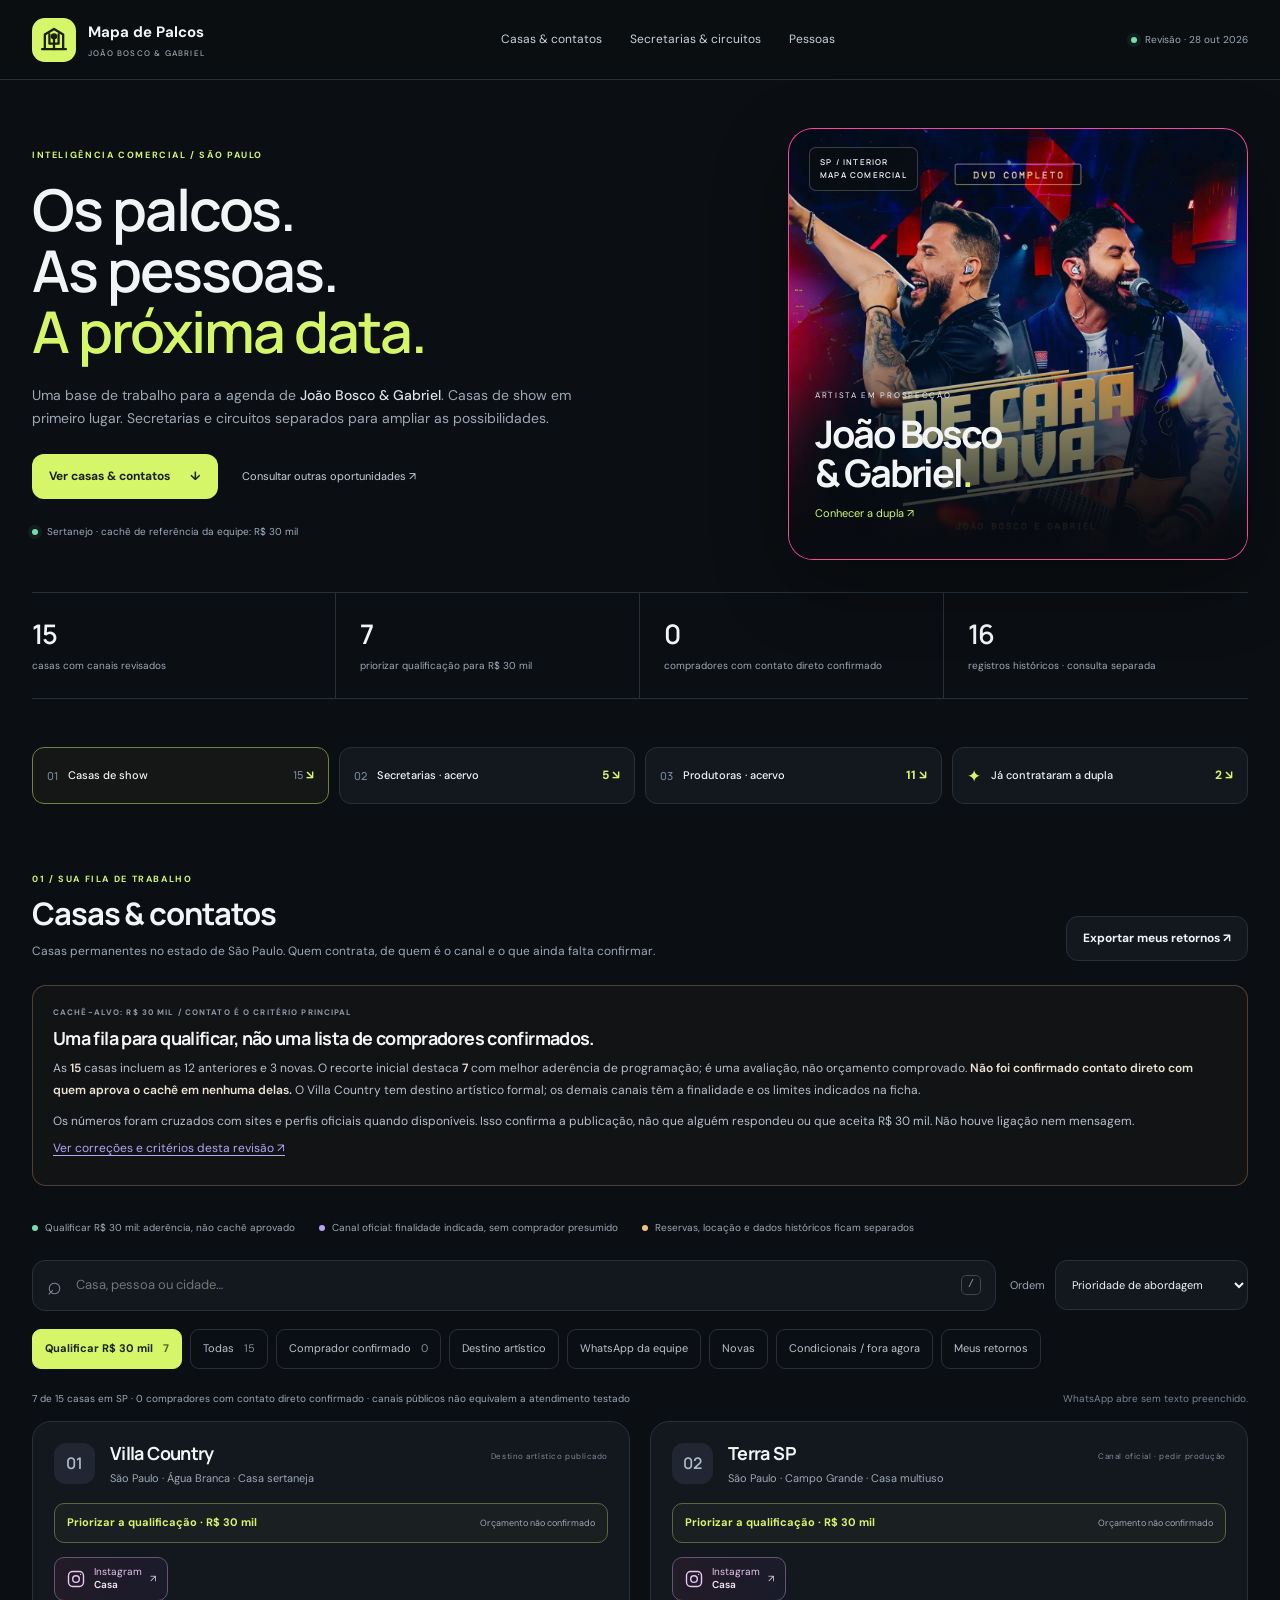
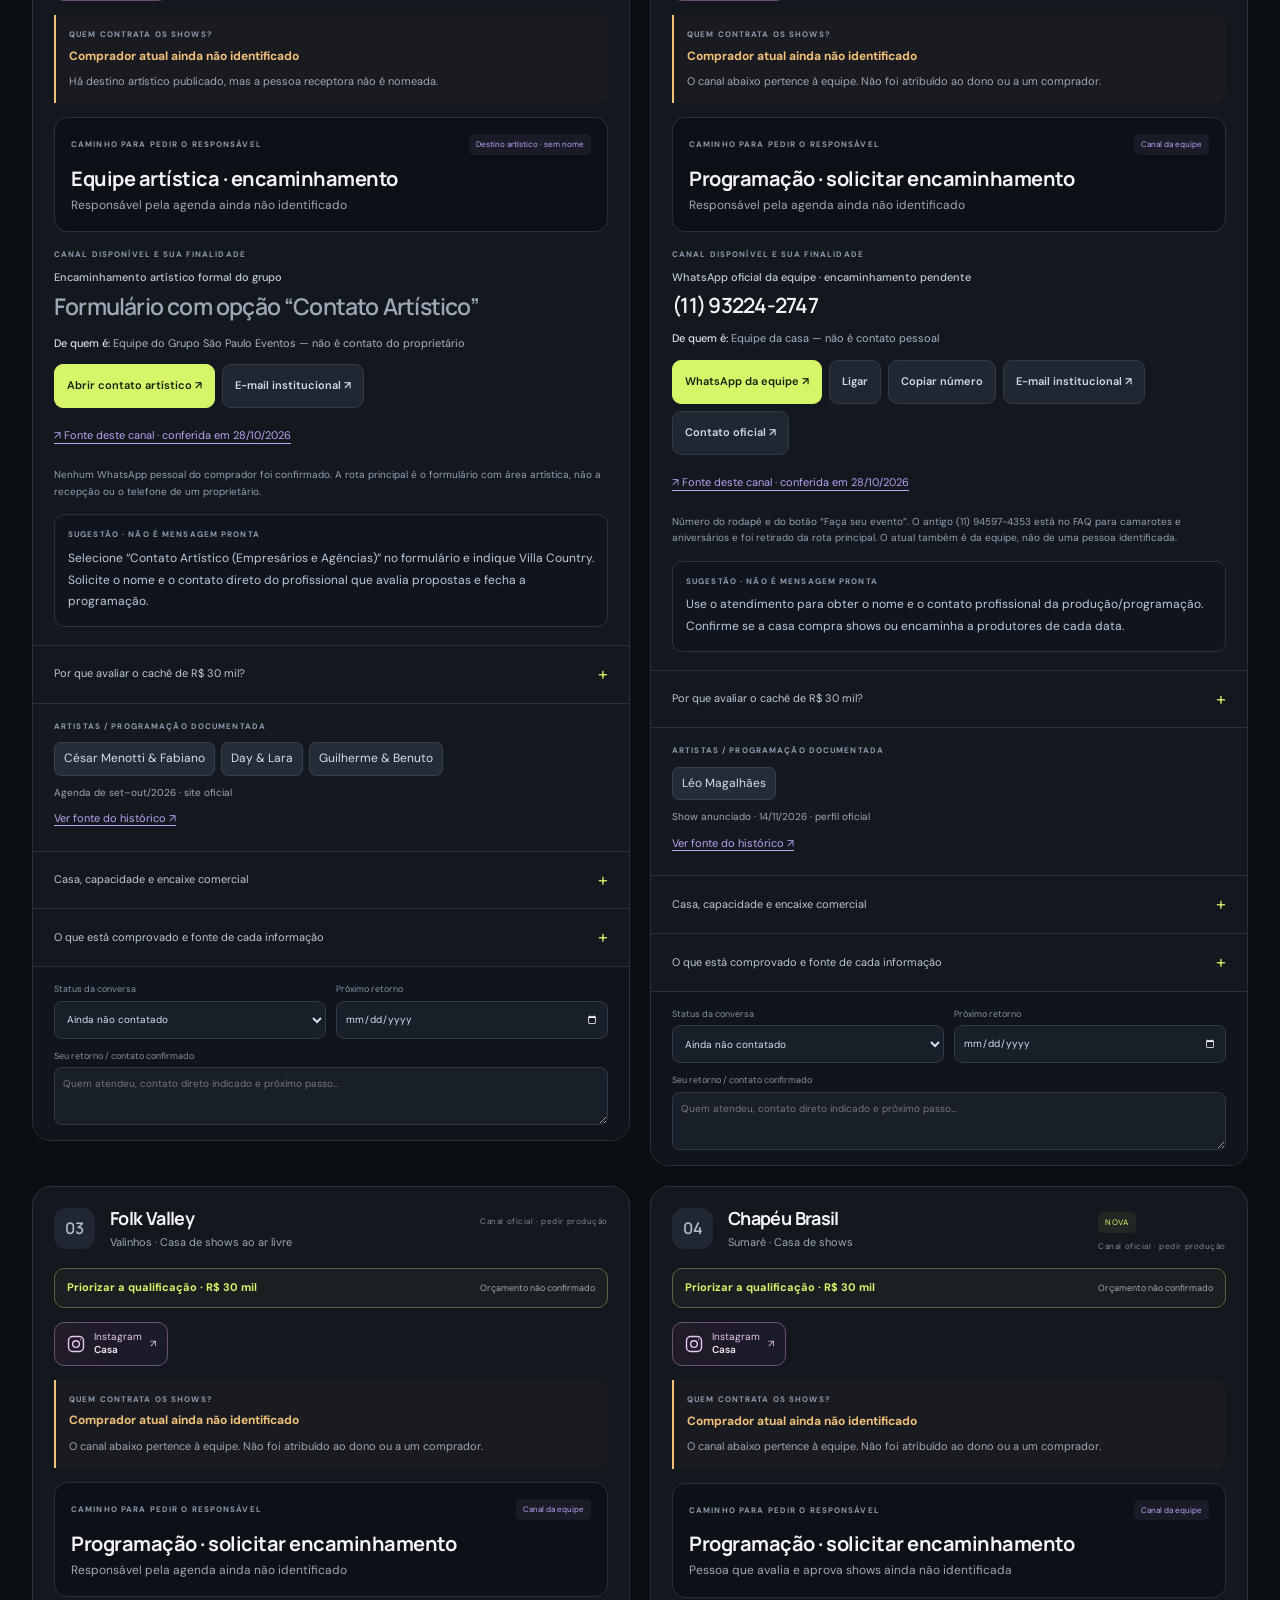
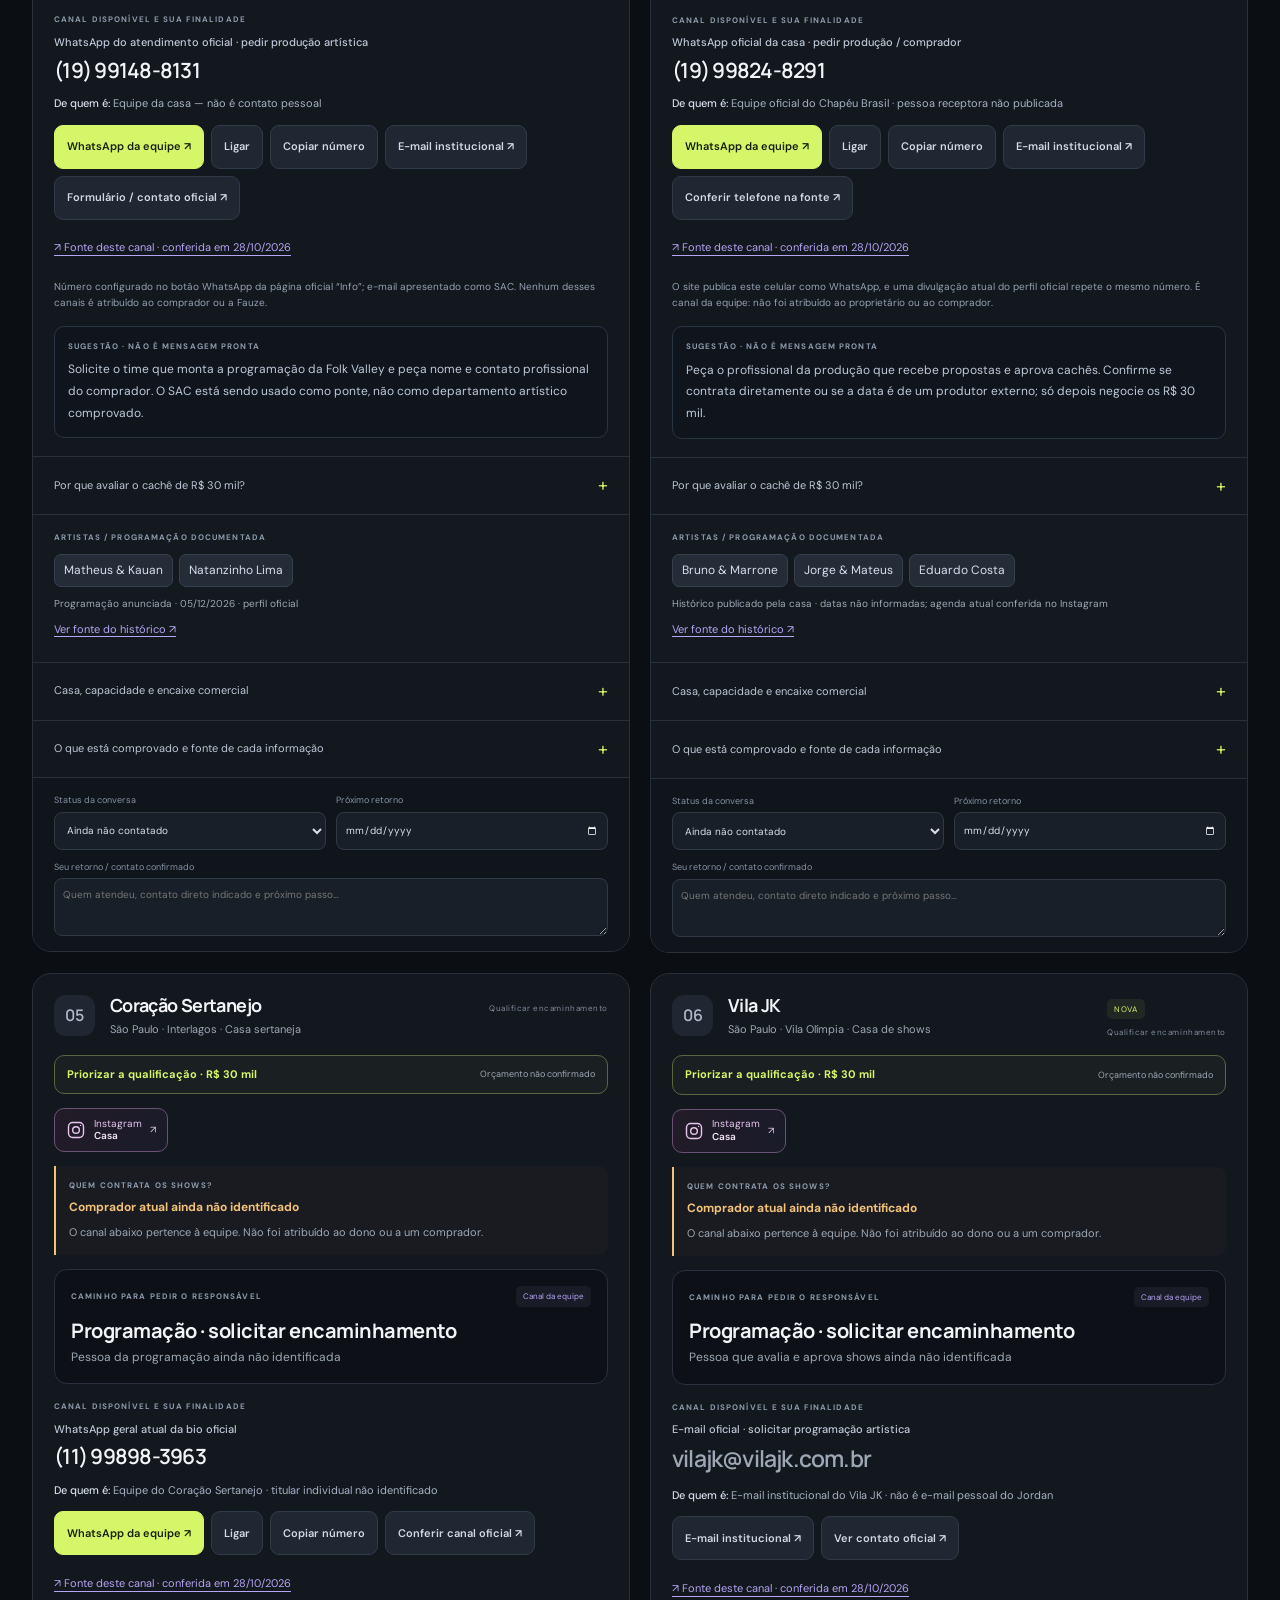
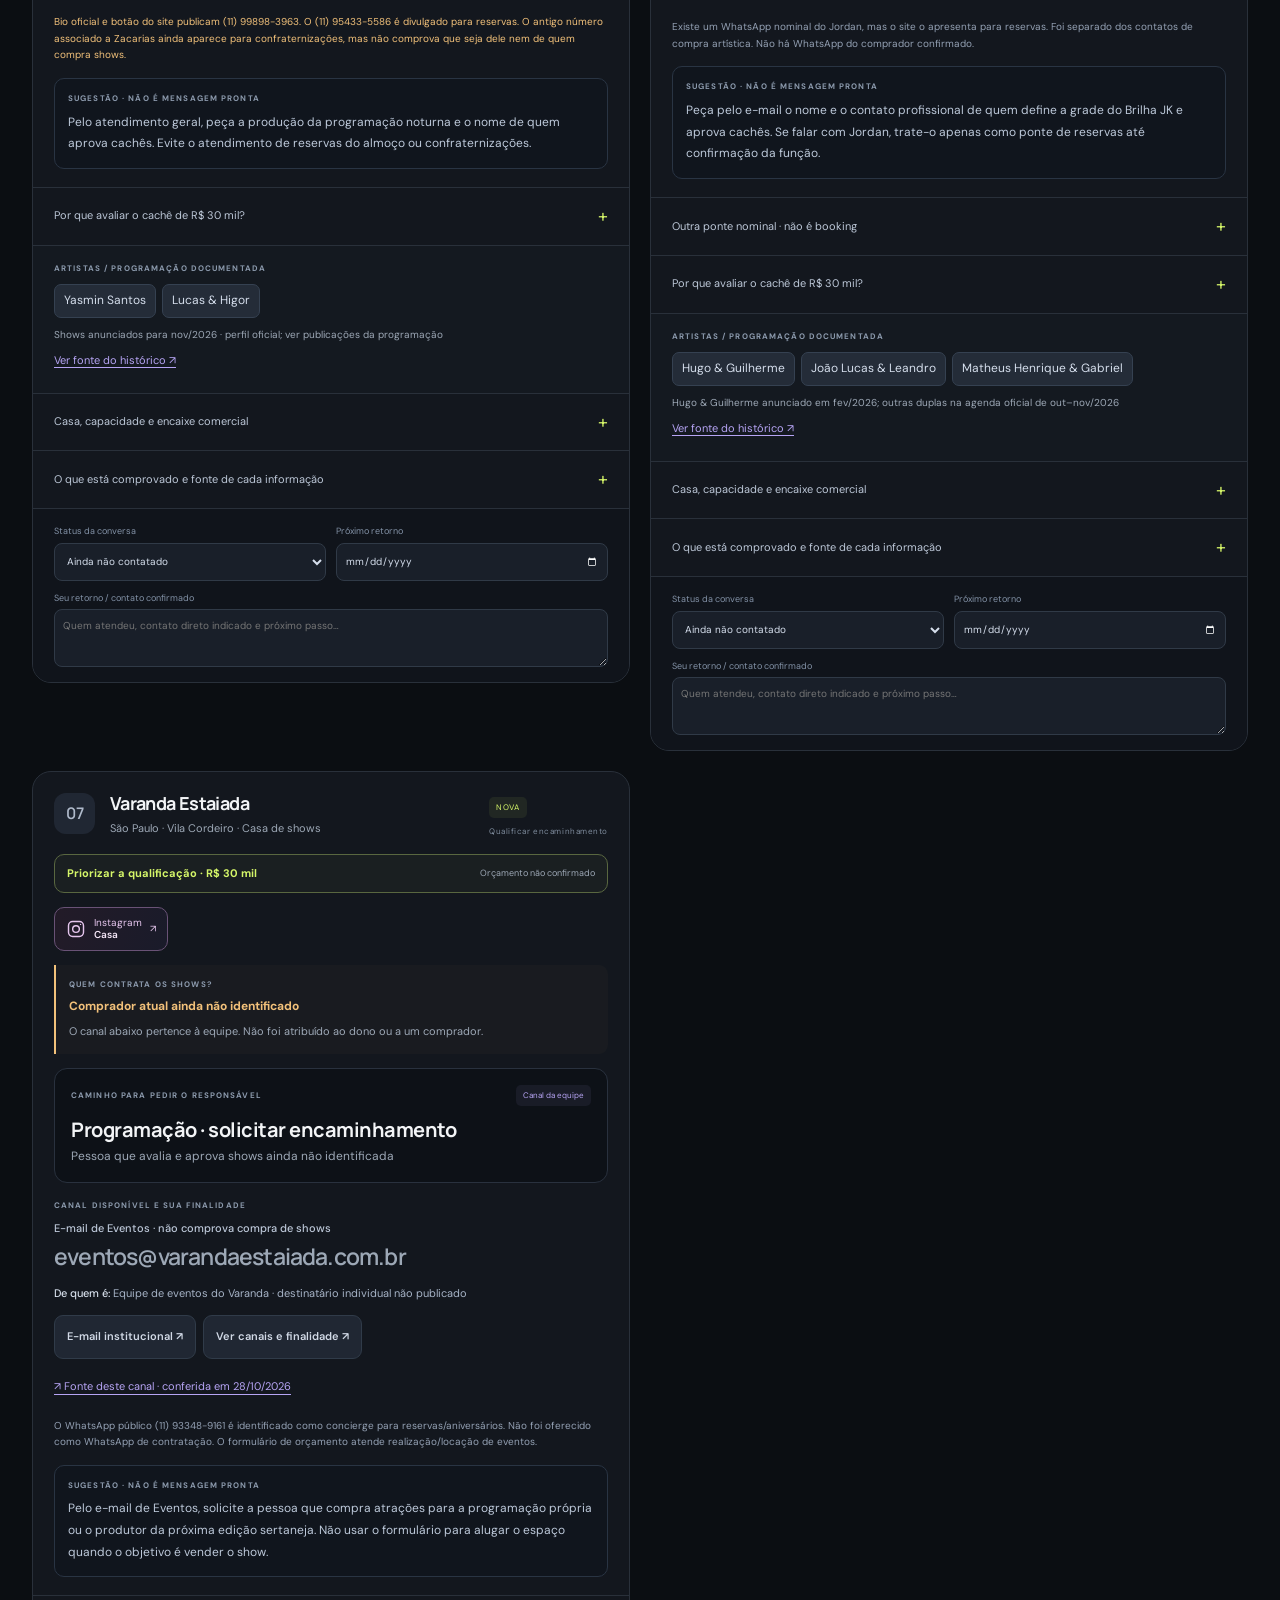
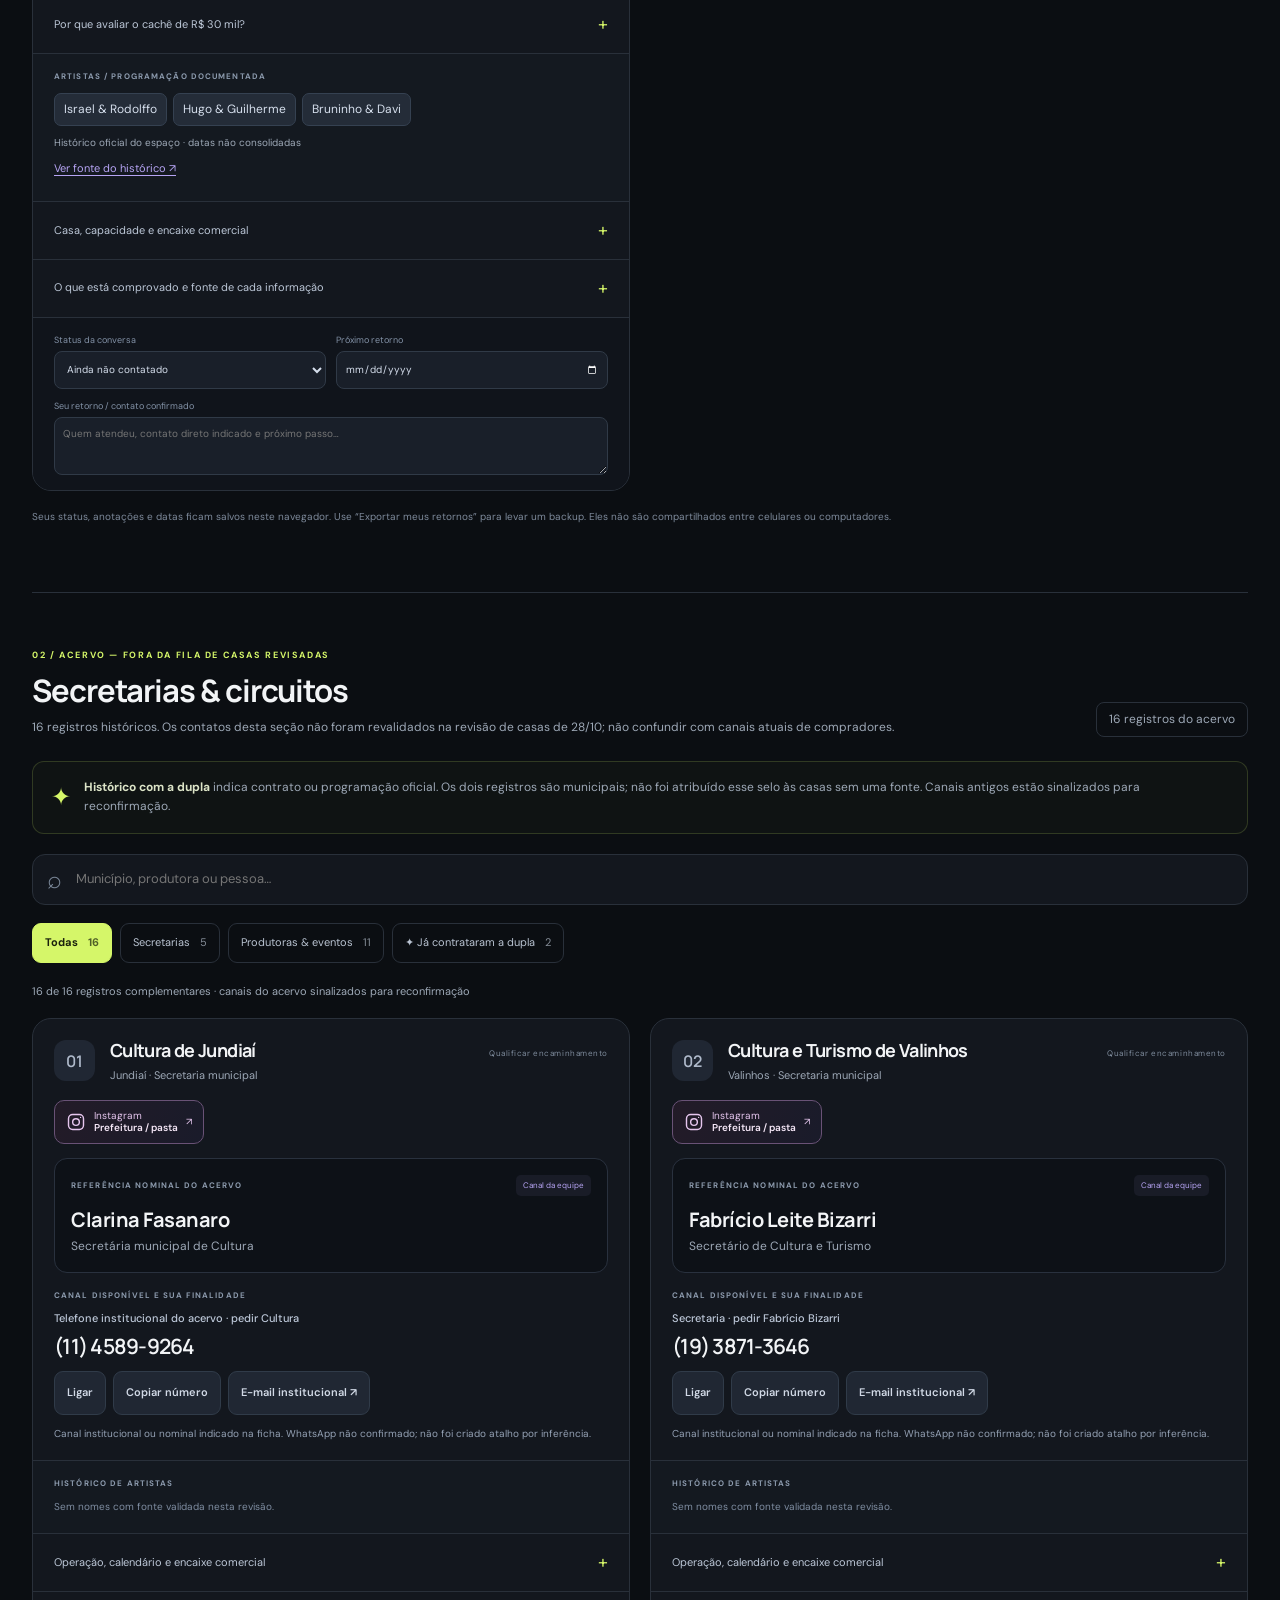
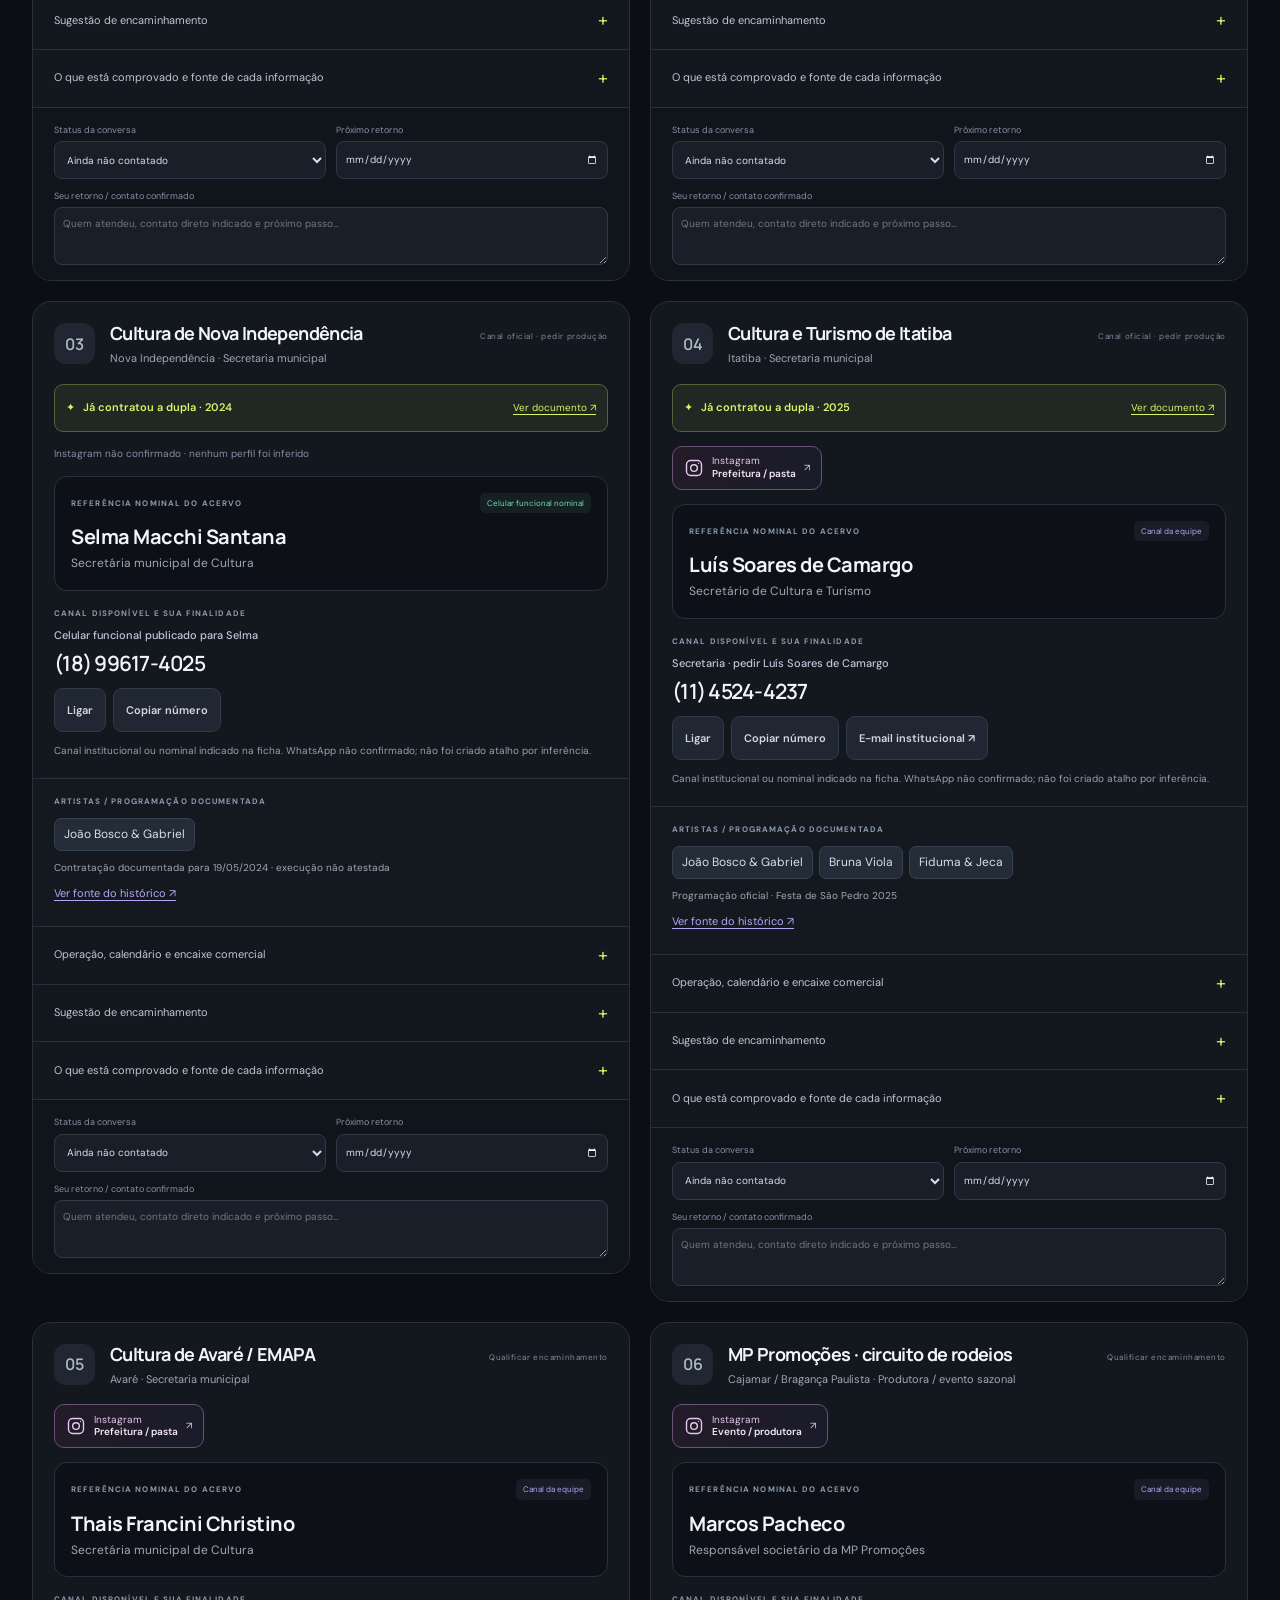
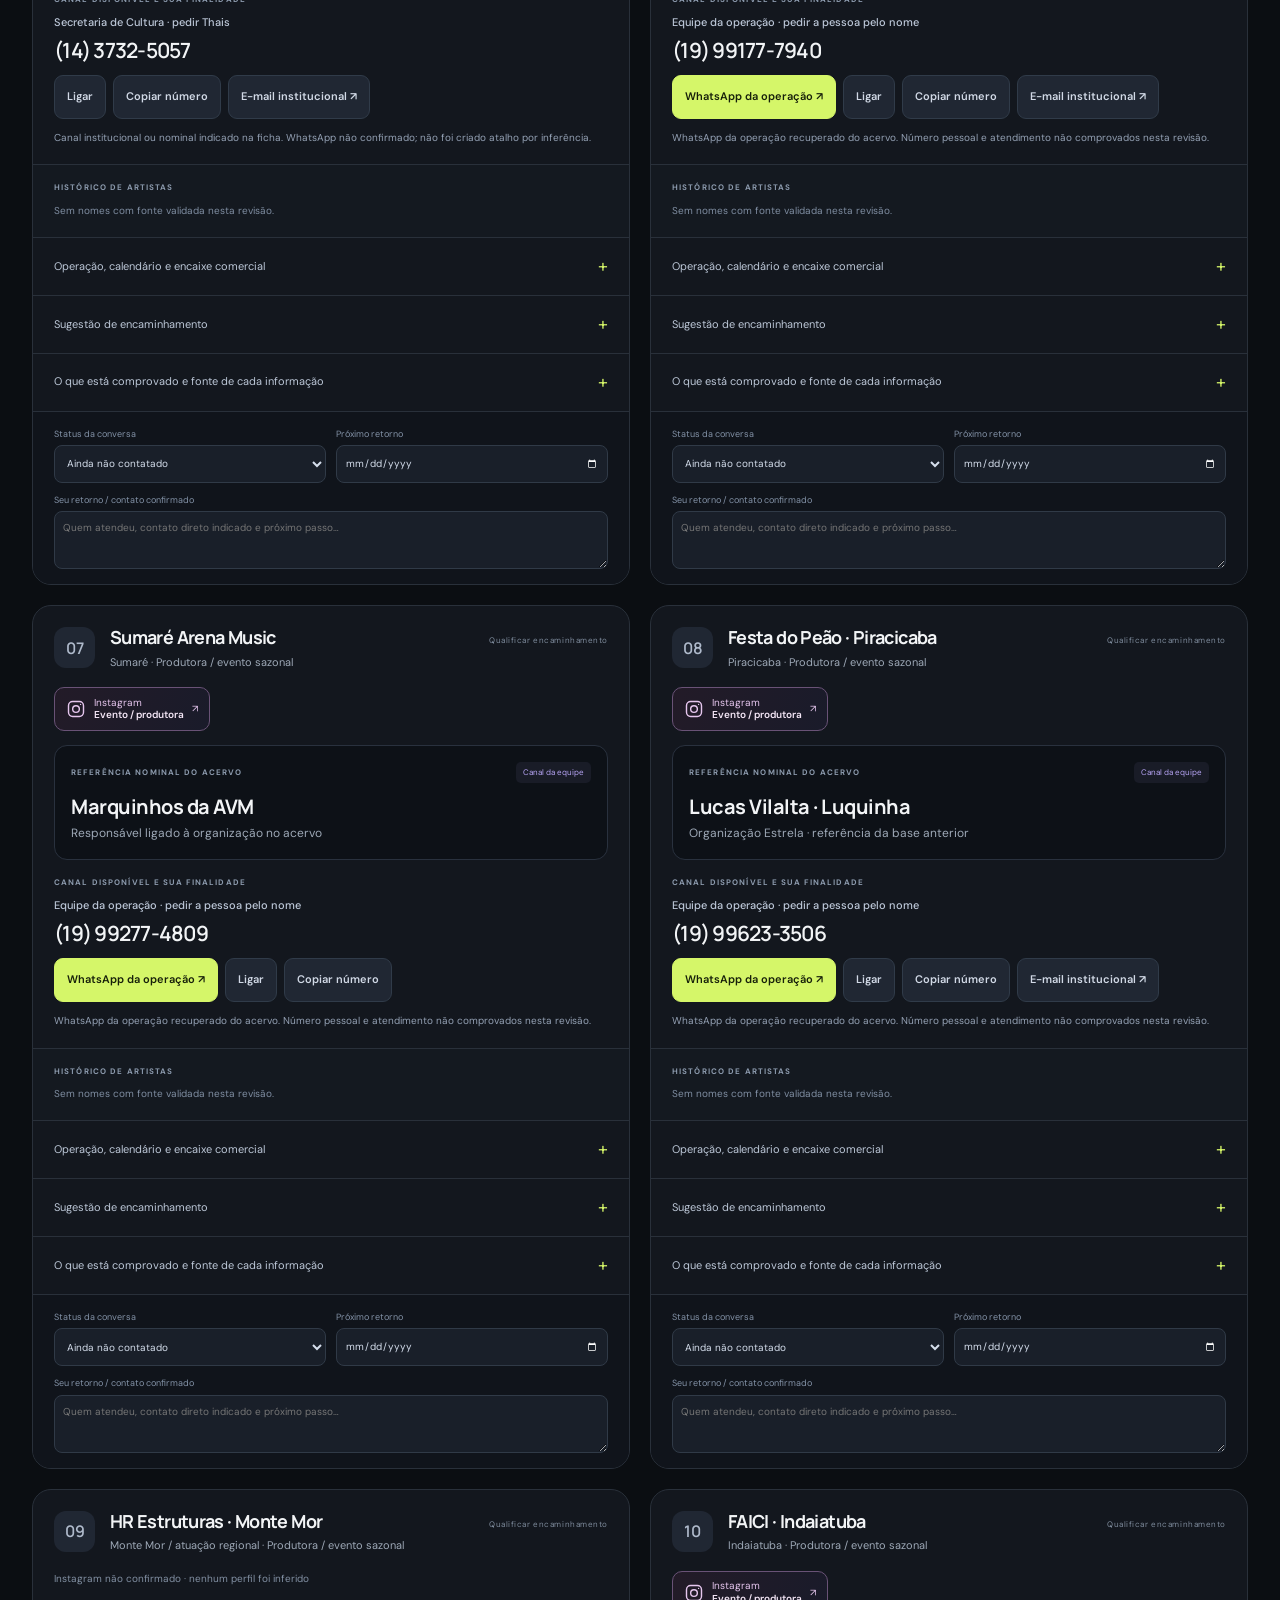
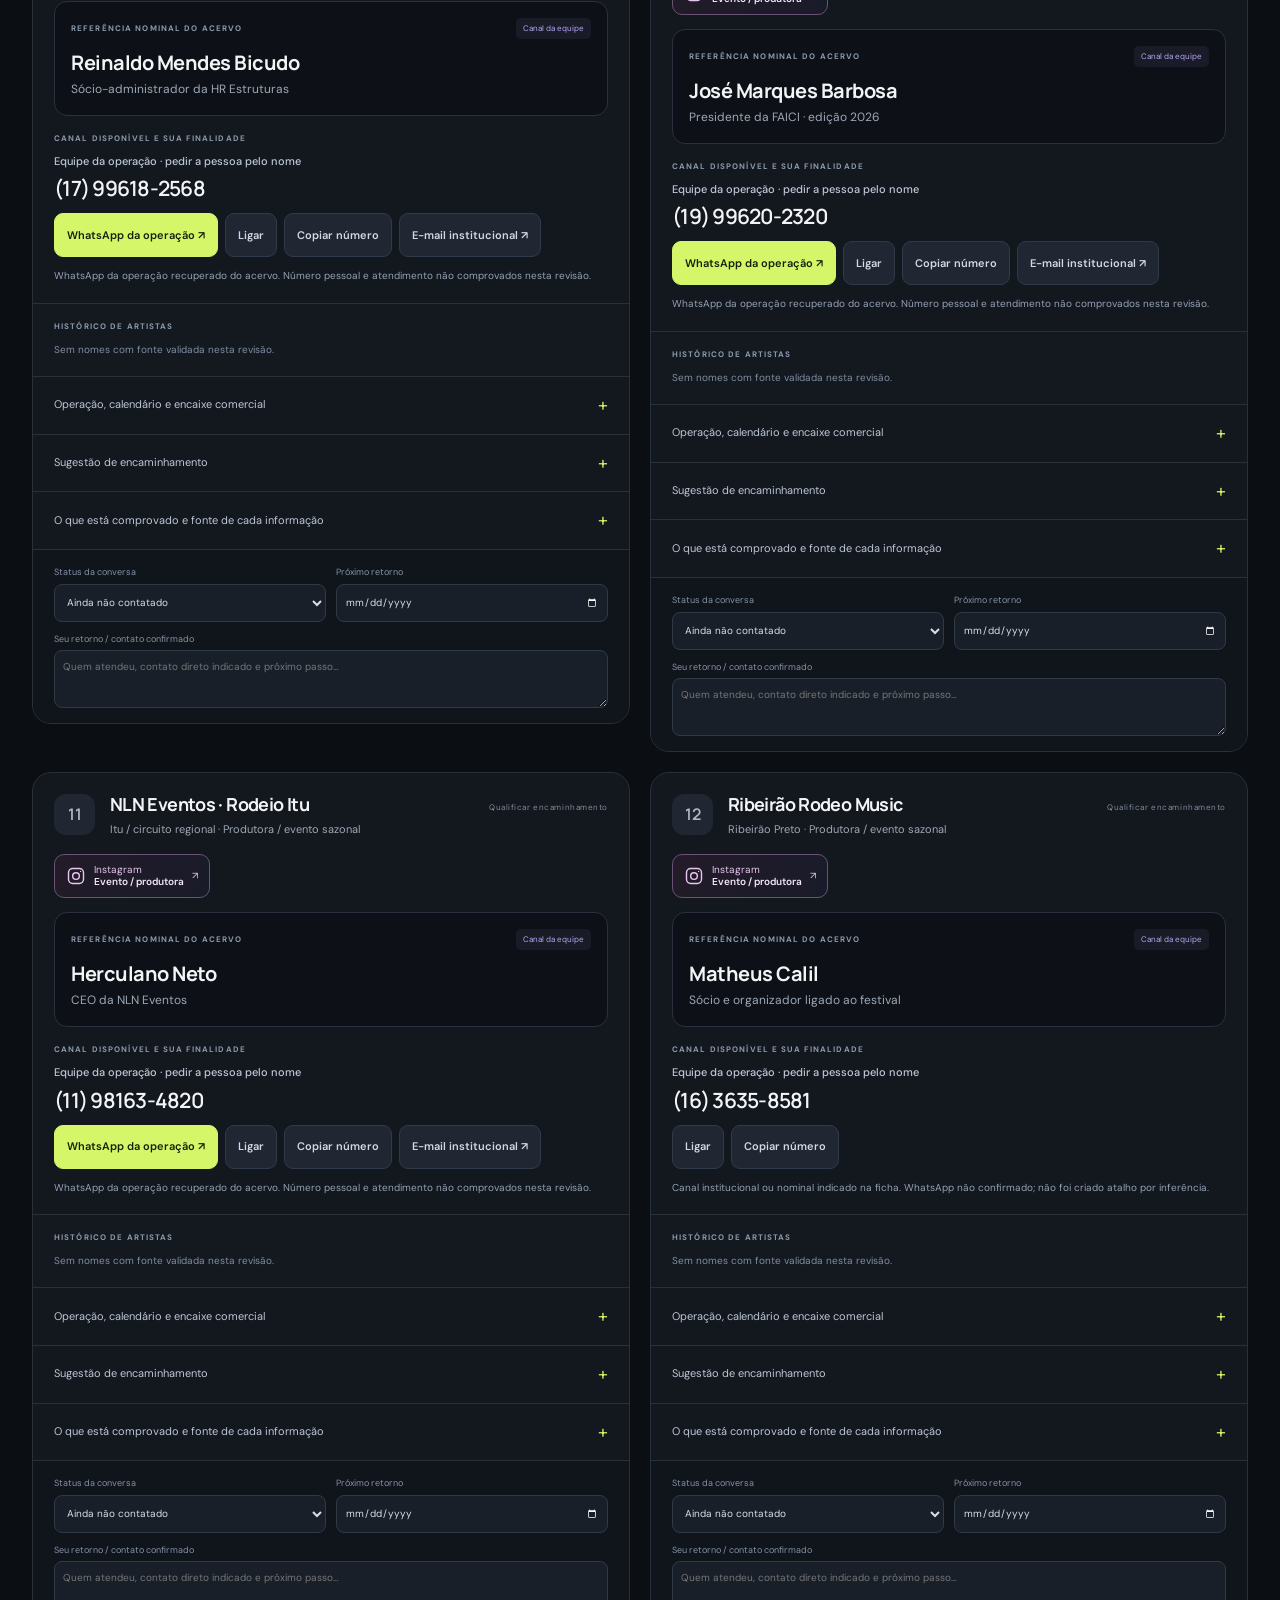
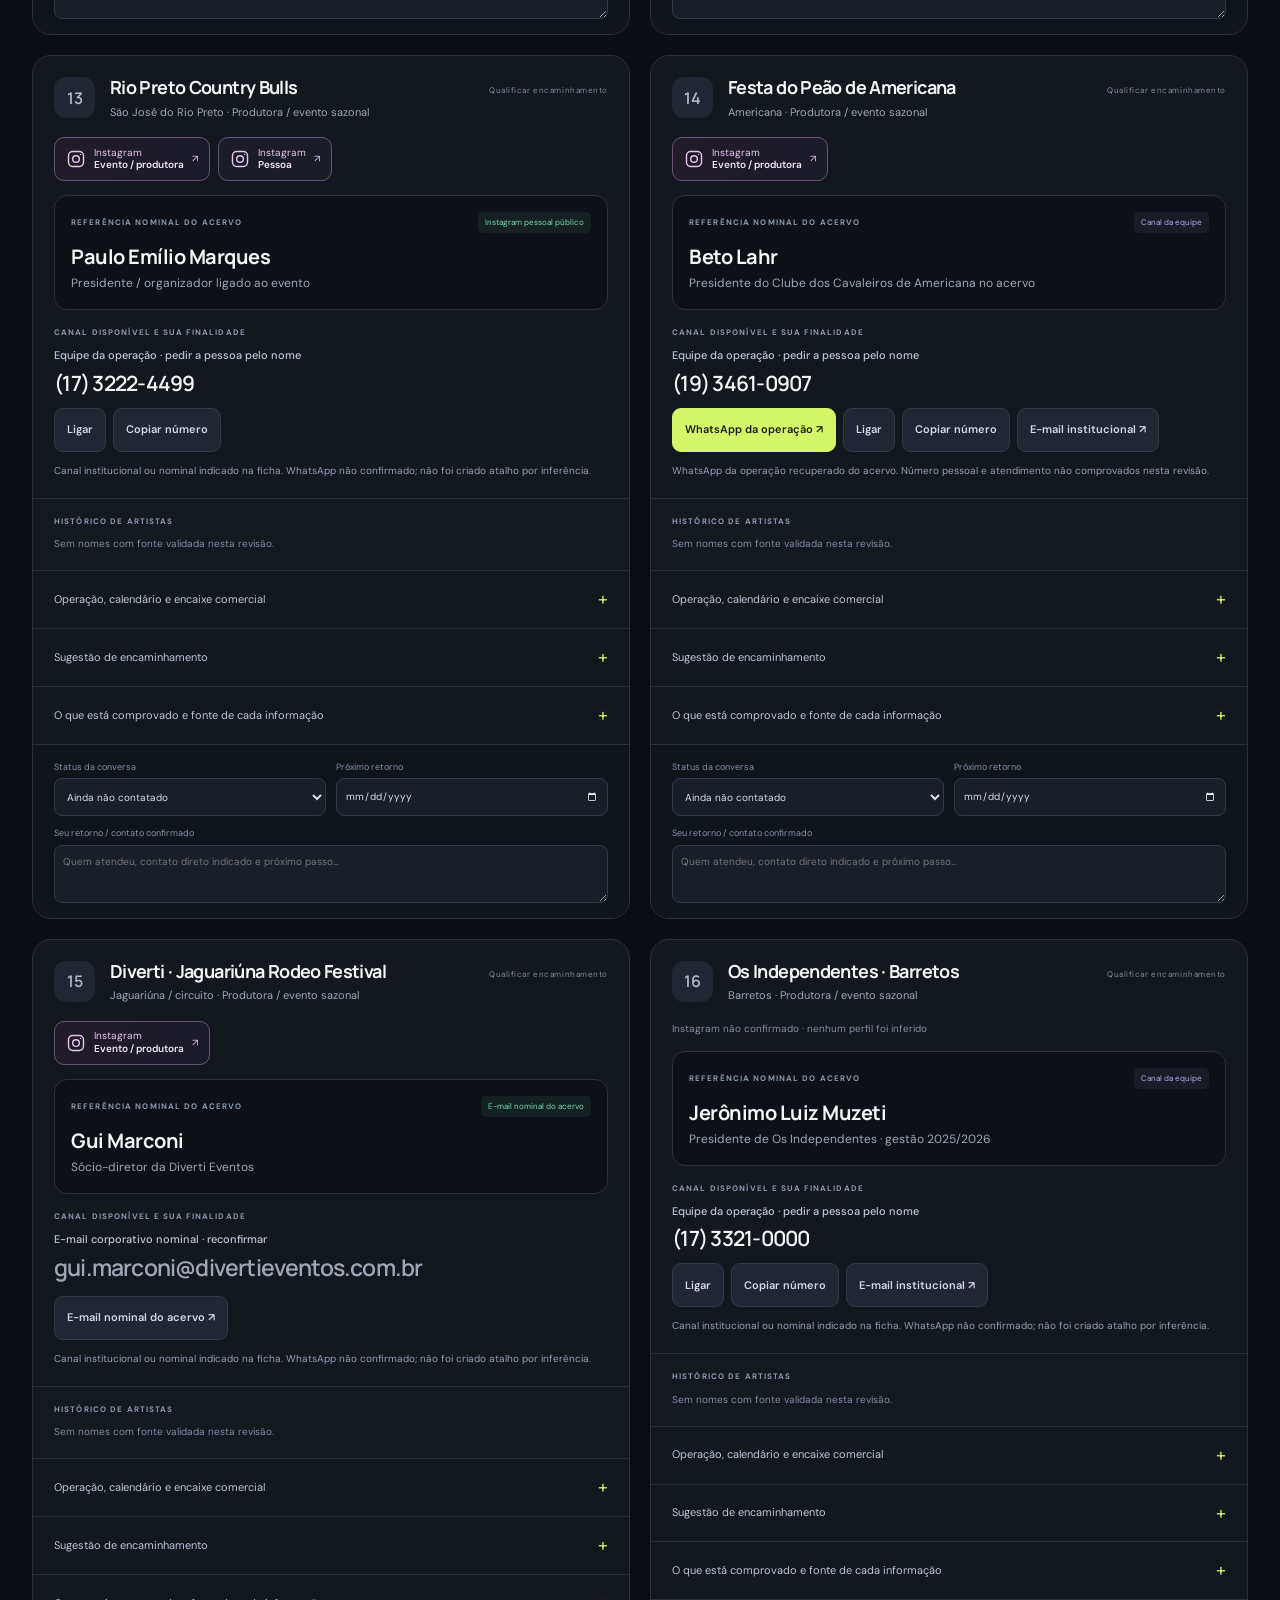
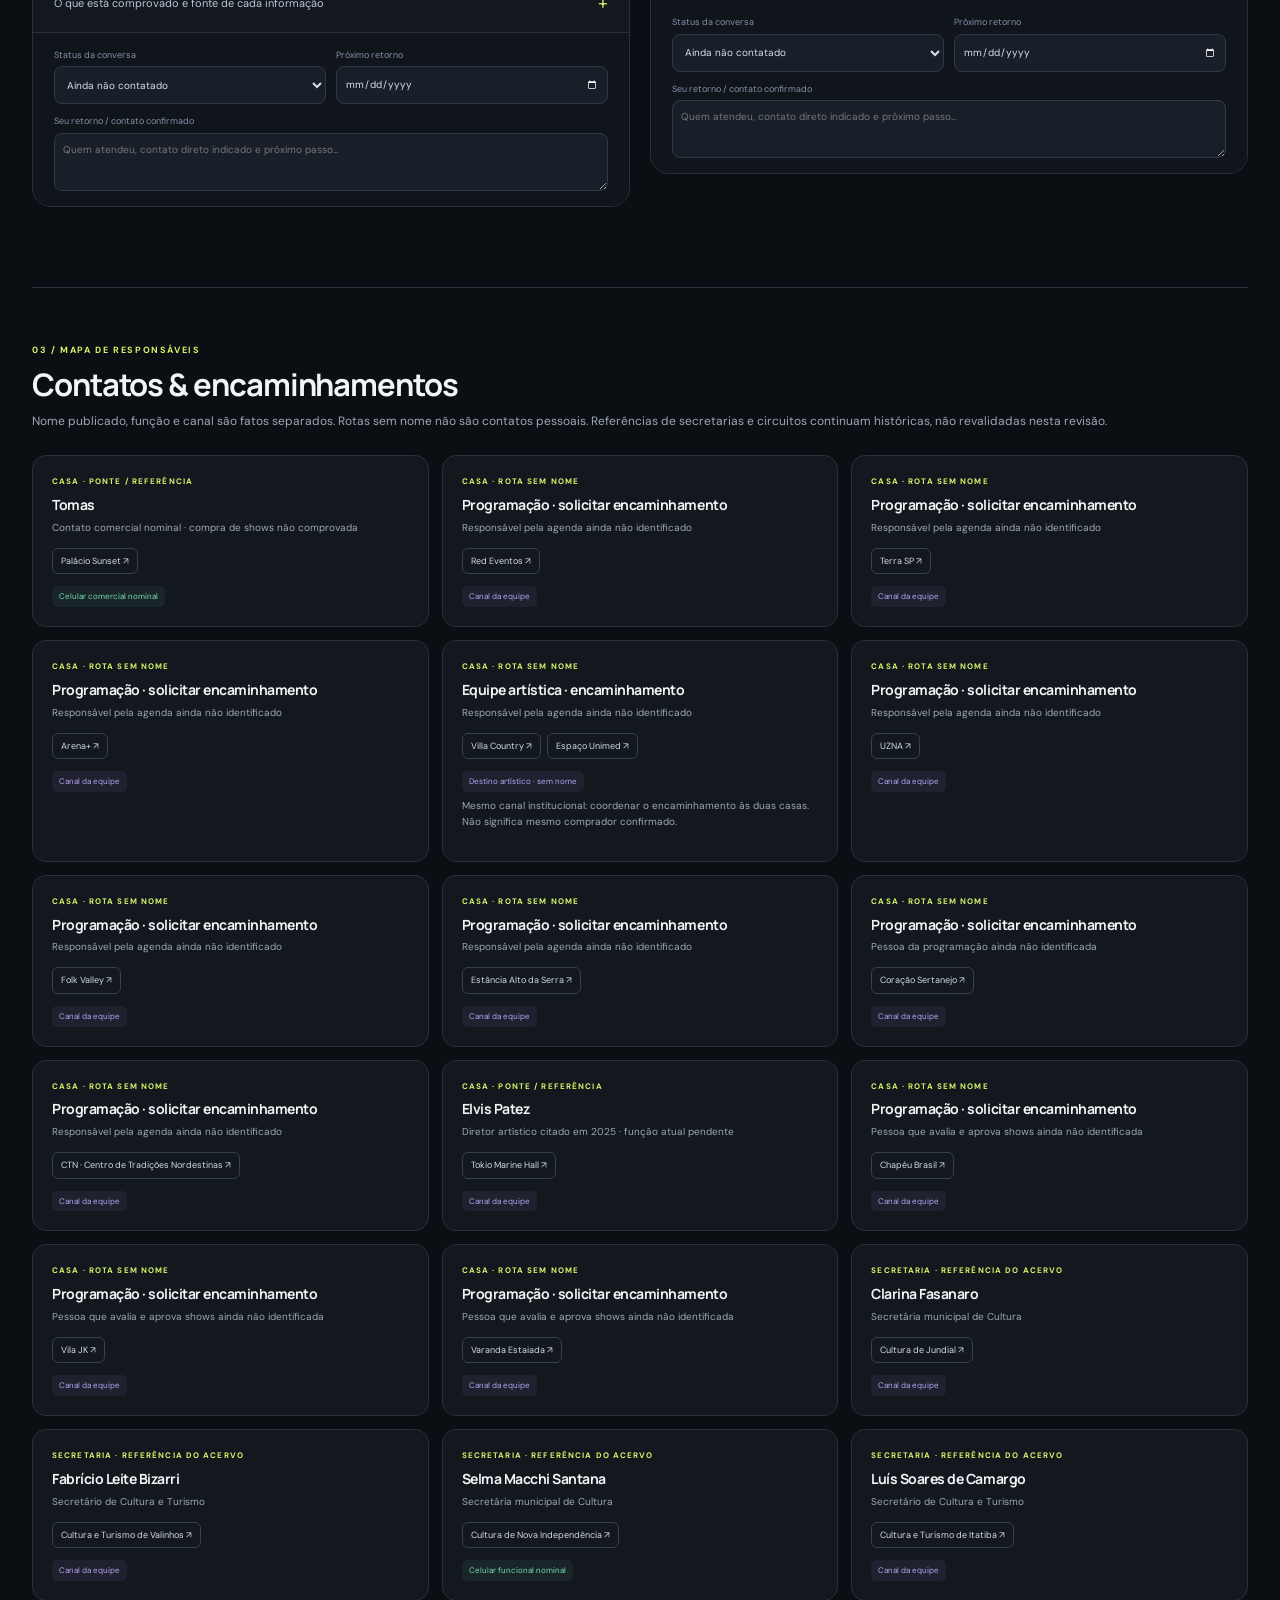
<file: index.html>
<!doctype html>
<html lang="pt-BR">
<head>
  <meta charset="utf-8">
  <meta name="viewport" content="width=device-width,initial-scale=1,viewport-fit=cover">
  <meta name="theme-color" content="#0b0e12">
  <meta name="robots" content="noindex,nofollow">
  <meta name="description" content="Fila de prospecção de casas de show para João Bosco & Gabriel. Pessoa, função, telefone, tipo de canal e fontes em uma única ficha.">
  <title>Casas para show · João Bosco & Gabriel</title>
  <link rel="icon" type="image/svg+xml" href="assets/mapa-palcos.svg">
  <link rel="preconnect" href="https://fonts.googleapis.com">
  <link rel="preconnect" href="https://fonts.gstatic.com" crossorigin>
  <link href="https://fonts.googleapis.com/css2?family=DM+Sans:wght@400;500;600;700&family=Manrope:wght@400;500;600;700;800&display=swap" rel="stylesheet">
  <link rel="stylesheet" href="site.css">
  <link rel="stylesheet" href="ampliacao.css">
  <script src="casas.js" defer></script>
  <script src="consultas.js" defer></script>
  <script src="app.js" defer></script>
</head>
<body>
  <header class="app-header">
    <a class="brand" href="#inicio" aria-label="Mapa de Palcos — início"><img class="brand-logo" src="assets/mapa-palcos.svg" width="44" height="44" alt=""><span>Mapa de Palcos<small>JOÃO BOSCO & GABRIEL</small></span></a>
    <nav aria-label="Navegação principal"><a href="#fila">Casas & contatos</a><a href="#consultas">Secretarias & circuitos</a><a href="#pessoas">Pessoas</a></nav>
    <span class="revision"><i></i> Revisão · 28 out 2026</span>
  </header>

  <main id="inicio">
    <section class="intro shell">
      <div class="intro-copy"><span class="eyebrow">INTELIGÊNCIA COMERCIAL / SÃO PAULO</span><h1>Os palcos.<br>As pessoas.<br><em>A próxima data.</em></h1><p>Uma base de trabalho para a agenda de <strong>João Bosco & Gabriel</strong>. Casas de show em primeiro lugar. Secretarias e circuitos separados para ampliar as possibilidades.</p><div class="intro-actions"><a class="button primary" href="#fila">Ver casas & contatos <span>↓</span></a><a class="text-link" href="#consultas">Consultar outras oportunidades ↗</a></div><div class="intro-caption"><span class="live-dot"></span> Sertanejo · cachê de referência da equipe: R$ 30 mil</div></div>
      <figure class="artist-cover"><img src="assets/artists/joao-bosco-gabriel-de-cara-nova-2026.webp" width="1200" height="1200" alt="João Bosco & Gabriel na formação do projeto De Cara Nova" fetchpriority="high"><figcaption><span>ARTISTA EM PROSPECÇÃO</span><strong>João Bosco<br>& Gabriel<span class="cover-dot">.</span></strong><a href="https://www.instagram.com/joaoboscoegabrieldupla/" target="_blank" rel="noopener noreferrer">Conhecer a dupla ↗</a></figcaption><span class="cover-stamp">SP / INTERIOR<br>MAPA COMERCIAL</span></figure>
      <div class="metrics" aria-label="Resumo da seleção"><div><strong id="totalMetric">15</strong><span>casas com canais revisados</span></div><div><strong data-target-count>7</strong><span>priorizar qualificação para R$ 30 mil</span></div><div><strong data-confirmed-count>0</strong><span>compradores com contato direto confirmado</span></div><div><strong>16</strong><span>registros históricos · consulta separada</span></div></div>
    </section>

    <nav class="collection-nav shell" aria-label="Coleções da pesquisa"><a href="#fila"><span>01</span><strong>Casas de show</strong><b><span data-house-count>15</span> ↘</b></a><a href="#consultas" data-open-consult="secretaria"><span>02</span><strong>Secretarias · acervo</strong><b>5 ↘</b></a><a href="#consultas" data-open-consult="evento"><span>03</span><strong>Produtoras · acervo</strong><b>11 ↘</b></a><a href="#consultas" data-open-consult="booked"><span class="booking-star">✦</span><strong>Já contrataram a dupla</strong><b>2 ↘</b></a></nav>

    <section class="work-section" id="fila">
      <div class="shell"><div class="section-title"><div><span class="eyebrow">01 / SUA FILA DE TRABALHO</span><h2>Casas & contatos</h2><p>Casas permanentes no estado de São Paulo. Quem contrata, de quem é o canal e o que ainda falta confirmar.</p></div><button id="exportButton" class="button secondary" type="button">Exportar meus retornos ↗</button></div>
        <div class="booking-review"><span class="field-label">CACHÊ-ALVO: R$ 30 MIL / CONTATO É O CRITÉRIO PRINCIPAL</span><h3>Uma fila para qualificar, não uma lista de compradores confirmados.</h3><p>As <b data-house-count>15</b> casas incluem as 12 anteriores e 3 novas. O recorte inicial destaca <b data-target-count>7</b> com melhor aderência de programação; é uma avaliação, não orçamento comprovado. <b>Não foi confirmado contato direto com quem aprova o cachê em nenhuma delas.</b> O Villa Country tem destino artístico formal; os demais canais têm a finalidade e os limites indicados na ficha.</p><p>Os números foram cruzados com sites e perfis oficiais quando disponíveis. Isso confirma a publicação, não que alguém respondeu ou que aceita R$ 30 mil. Não houve ligação nem mensagem.</p><a class="history-source" href="#auditoria">Ver correções e critérios desta revisão ↗</a></div><div class="contact-key"><span><i class="key-green"></i> Qualificar R$ 30 mil: aderência, não cachê aprovado</span><span><i class="key-violet"></i> Canal oficial: finalidade indicada, sem comprador presumido</span><span><i class="key-amber"></i> Reservas, locação e dados históricos ficam separados</span></div>
        <div class="workspace-toolbar"><label class="search-box"><span aria-hidden="true">⌕</span><input id="search" type="search" placeholder="Casa, pessoa ou cidade…" aria-label="Buscar por casa, pessoa ou cidade"><kbd>/</kbd></label><label class="order-label"><span>Ordem</span><select id="sort" aria-label="Ordenar casas"><option value="priority">Prioridade de abordagem</option><option value="city">Cidade</option><option value="name">Nome da casa</option></select></label></div>
        <div class="filters" role="group" aria-label="Filtrar casas"><button type="button" data-filter="target" class="active" aria-pressed="true">Qualificar R$ 30 mil <span data-target-count>7</span></button><button type="button" data-filter="all" aria-pressed="false">Todas <span data-house-count>15</span></button><button type="button" data-filter="confirmed" aria-pressed="false">Comprador confirmado <span data-confirmed-count>0</span></button><button type="button" data-filter="artistic" aria-pressed="false">Destino artístico</button><button type="button" data-filter="whatsapp" aria-pressed="false">WhatsApp da equipe</button><button type="button" data-filter="new" aria-pressed="false">Novas</button><button type="button" data-filter="conditional" aria-pressed="false">Condicionais / fora agora</button><button type="button" data-filter="followup" aria-pressed="false">Meus retornos</button></div>
        <div class="results-row"><p id="results" aria-live="polite"></p><span>WhatsApp abre sem texto preenchido.</span></div>
        <div id="venueGrid" class="venue-grid"></div><div id="emptyState" class="empty-state" hidden><h3>Nenhuma casa neste recorte</h3><p>No filtro “Comprador confirmado”, vazio significa que a pesquisa não comprovou acesso direto. Nos demais, tente outra cidade ou nome.</p><button type="button" class="button secondary" id="resetFilters">Ver todas as casas</button></div>
        <p class="storage-note">Seus status, anotações e datas ficam salvos neste navegador. Use “Exportar meus retornos” para levar um backup. Eles não são compartilhados entre celulares ou computadores.</p>
      </div>
    </section>

    <section id="consultas" class="shell support-section"><div class="section-title"><div><span class="eyebrow">02 / ACERVO — FORA DA FILA DE CASAS REVISADAS</span><h2>Secretarias & circuitos</h2><p>16 registros históricos. Os contatos desta seção não foram revalidados na revisão de casas de 28/10; não confundir com canais atuais de compradores.</p></div><span class="section-counter">16 registros do acervo</span></div><div class="consult-note"><span>✦</span><p><strong>Histórico com a dupla</strong> indica contrato ou programação oficial. Os dois registros são municipais; não foi atribuído esse selo às casas sem uma fonte. Canais antigos estão sinalizados para reconfirmação.</p></div><label class="search-box"><span aria-hidden="true">⌕</span><input id="consultSearch" type="search" placeholder="Município, produtora ou pessoa…" aria-label="Buscar secretarias e circuitos"></label><div class="filters" role="group" aria-label="Filtrar outras oportunidades"><button type="button" class="active" data-consult-filter="all" aria-pressed="true">Todas <span>16</span></button><button type="button" data-consult-filter="secretaria" aria-pressed="false">Secretarias <span>5</span></button><button type="button" data-consult-filter="evento" aria-pressed="false">Produtoras & eventos <span>11</span></button><button type="button" data-consult-filter="booked" aria-pressed="false">✦ Já contrataram a dupla <span>2</span></button></div><p id="consultResults" class="consult-results" aria-live="polite"></p><div id="consultGrid" class="venue-grid"></div><div id="consultEmpty" class="empty-state" hidden><h3>Nenhuma oportunidade neste recorte</h3><p>Limpe a busca ou troque o tipo.</p><button id="resetConsult" class="button secondary" type="button">Limpar filtros</button></div></section>

    <section id="pessoas" class="shell support-section"><div class="section-title"><div><span class="eyebrow">03 / MAPA DE RESPONSÁVEIS</span><h2>Contatos & encaminhamentos</h2><p>Nome publicado, função e canal são fatos separados. Rotas sem nome não são contatos pessoais. Referências de secretarias e circuitos continuam históricas, não revalidadas nesta revisão.</p></div></div><div id="peopleGrid" class="people-grid"></div></section>

    <section id="auditoria" class="shell support-section"><div class="section-title"><div><span class="eyebrow">REVISÃO / 28 DE OUTUBRO DE 2026</span><h2>O que mudou — e o que falta</h2><p>Sem comprador identificado e retorno do canal, não há contato de venda validado.</p></div></div><div class="audit-grid"><article><h3>Canal publicado ≠ venda encaminhada</h3><p>Foram conferidos site, finalidade e destino do atalho. Não houve ligação, WhatsApp enviado, teste de entrega de e-mail ou confirmação de quem atende. Nenhum número foi chamado de pessoal só por aparecer ligado à empresa.</p></article><article><h3>Correções que evitam perda de tempo</h3><ul><li>Coração Sertanejo: retirado Zacarias como comprador presumido; WhatsApp geral atualizado pela bio oficial.</li><li>Red: telefone de Shows preservado; e-mail retirado do atalho porque o site aponta para destinatário diferente do texto.</li><li>Palácio Sunset: Tomas é comercial; anúncio oficial informa 2026 sem datas.</li><li>Vila JK: Jordan identificado como reservas, em uma ponte separada — não como contratante.</li><li>UZNA: número geral cruzado com os links atuais do Instagram; camarote separado.</li><li>Arena Sertaneja: mesmo número da Arena+. Não foi somada uma casa independente sem esclarecer a sobreposição.</li></ul></article><article><h3>Por que R$ 30 mil não é um selo</h3><p>Histórico sertanejo, estrutura e programação ajudam a selecionar. Não demonstram quanto a casa pagará pela dupla. É necessário confirmar comprador, orçamento artístico, data, demanda regional e modelo de produção.</p><p>Só o cachê exigiria 600 ingressos de R$ 50, 400 de R$ 75 ou 300 de R$ 100. Essa conta não inclui impostos, taxas, som, equipe, divulgação nem outros custos e não demonstra viabilidade.</p></article><article><h3>O próximo dado indispensável</h3><p>Obter da operação nome, função e contato profissional de quem seleciona atrações e aprova cachês. Registrar quem indicou, quando respondeu e se trabalha com compra de show ou apenas locação. Até isso acontecer, a ficha permanece em qualificação.</p><p>Villa Pagliato e Juventus Live Hall foram pesquisados, mas não promovidos à fila principal: locação ou compatibilidade de sertanejo ainda insuficientemente esclarecidas. Clubes e festivais não foram somados como casas para aumentar o total.</p></article></div></section>

    <section id="roteiro" class="shell support-section"><div class="section-title"><div><span class="eyebrow">04 / PARA A LIGAÇÃO DA SEMANA</span><h2>Saiba o que perguntar</h2></div></div><div class="artist-context"><img src="assets/artists/joao-bosco-gabriel-de-cara-nova-2026.webp" width="60" height="60" alt="João Bosco & Gabriel na formação do projeto De Cara Nova"><div><span class="field-label">ARTISTA EM PROSPECÇÃO</span><strong>João Bosco & Gabriel</strong><p>Sertanejo · cachê de referência informado: R$ 30 mil</p></div><a href="https://www.instagram.com/joaoboscoegabrieldupla/" target="_blank" rel="noopener noreferrer">Perfil da dupla ↗</a></div><div class="playbook-grid"><article class="playbook"><span>01</span><h3>Chegar a uma pessoa</h3><p>Identifique quem seleciona os artistas e quem aprova o cachê. Só peça alguém pelo nome como comprador se essa função estiver confirmada. Contato comercial ou SAC é uma ponte.</p></article><article class="playbook"><span>02</span><h3>Confirmar a compra</h3><p>Pergunte se a casa compra shows, trabalha em coprodução ou apenas aluga o espaço. Solicite nome e contato profissional de quem aprova a programação e a data.</p></article><article class="playbook"><span>03</span><h3>Enviar uma proposta precisa</h3><p>Tenha vídeo ao vivo, duas datas possíveis, prova de público na região e o que está incluído nos R$ 30 mil. Não trate a condição como aprovada pelo comprador.</p></article></div><details class="context-details"><summary>Critérios da seleção e limites dos dados <span>+</span></summary><div><p>Foco em casas permanentes de São Paulo, Grande SP e interior, com operação de shows, padrão de estrutura e possibilidade comercial para sertanejo. Capacidade e qualidade são descrições de fontes, não vistorias. O encaixe comercial é uma avaliação da pesquisa.</p><p>Referência desejada de ingresso: R$ 50–100. Preços do levantamento anterior estão rotulados como históricos; nenhum foi transformado em média atual. Porte grande não garante demanda da dupla nem compra de cachê.</p><p>Nenhum celular pessoal foi inferido. Um número cadastral, comercial ou institucional não foi reclassificado como pessoal. A revisão documental não comprova entrega de mensagem, identidade de quem atende ou autorização para contratação.</p><p>Links sociais e fontes passaram por checagem técnica. Algumas fontes bloqueiam consultas automáticas ou podem exigir login. Resposta HTTP não comprova titularidade do perfil. Os selos da dupla indicam contratação documentada, não um atestado de execução.</p></div></details></section>

    <section class="shell archive-section"><div><span class="eyebrow">ACERVO DA PESQUISA</span><h2>A pesquisa anterior, preservada</h2><p>As 16 operações complementares já estão organizadas acima. Para consultar imagens, anotações e contexto do material recebido, o documento anterior também continua disponível.</p><p class="archive-warning">O acervo é histórico e não é uma lista operacional: contém associações antigas de sócios, cargos e canais. Para a abordagem atual, use as fichas revisadas desta página.</p></div><a href="acervo-anterior.html" class="button secondary" target="_blank" rel="noopener">Abrir material anterior ↗</a></section>
  </main>
  <footer class="shell"><span>Mapa de Palcos · João Bosco & Gabriel</span><span>Casas: revisão documental em 28/10/2026 · sem contato acionado · <a href="https://audiomack.com/joao-bosco-e-gabriel/album/de-cara-nova-ao-vivo-7852972" target="_blank" rel="noopener noreferrer">Imagem: De Cara Nova (2026) ↗</a></span></footer>
  <nav class="mobile-nav" aria-label="Atalhos no celular"><a href="#fila">◉ <span>Casas</span></a><a href="#consultas">⊞ <span>Secretarias & mais</span></a><a href="#pessoas">♙ <span>Pessoas</span></a></nav>
  <div id="toast" role="status" aria-live="polite"></div>
</body>
</html>
</file>
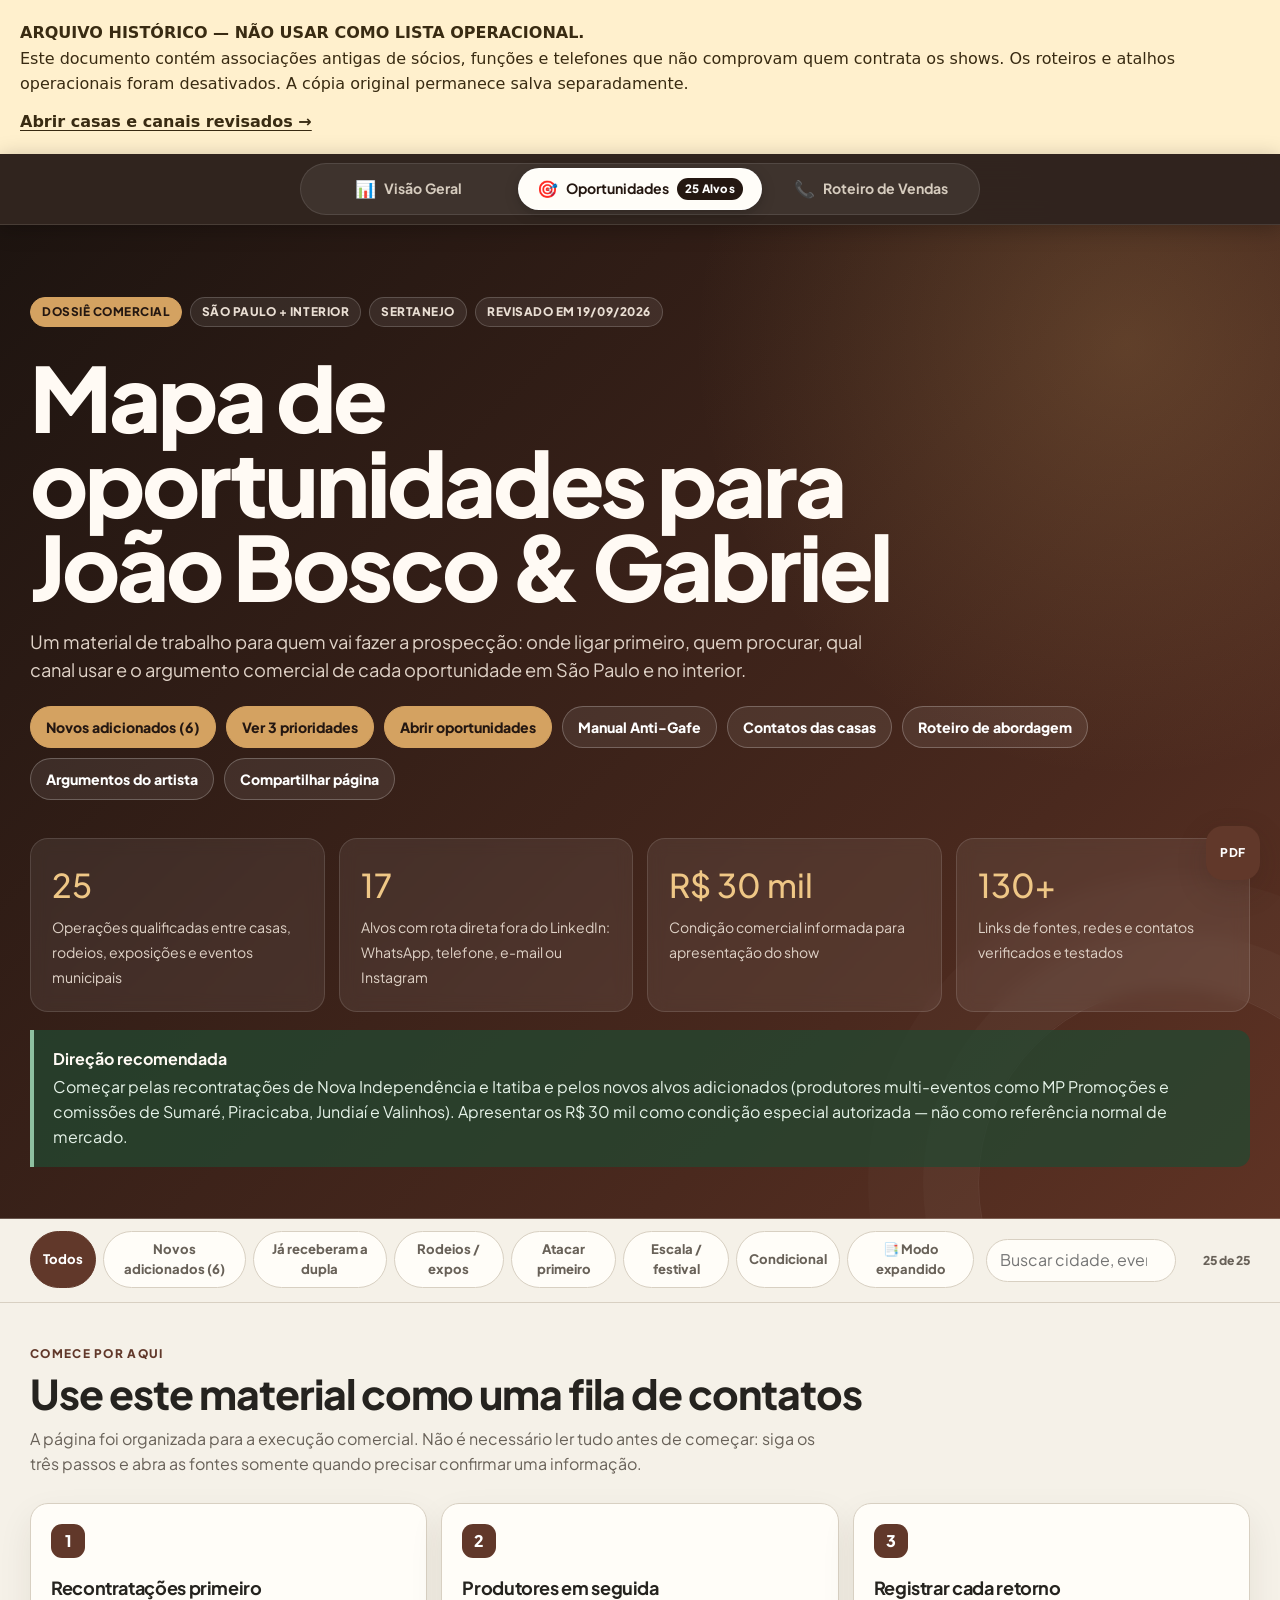
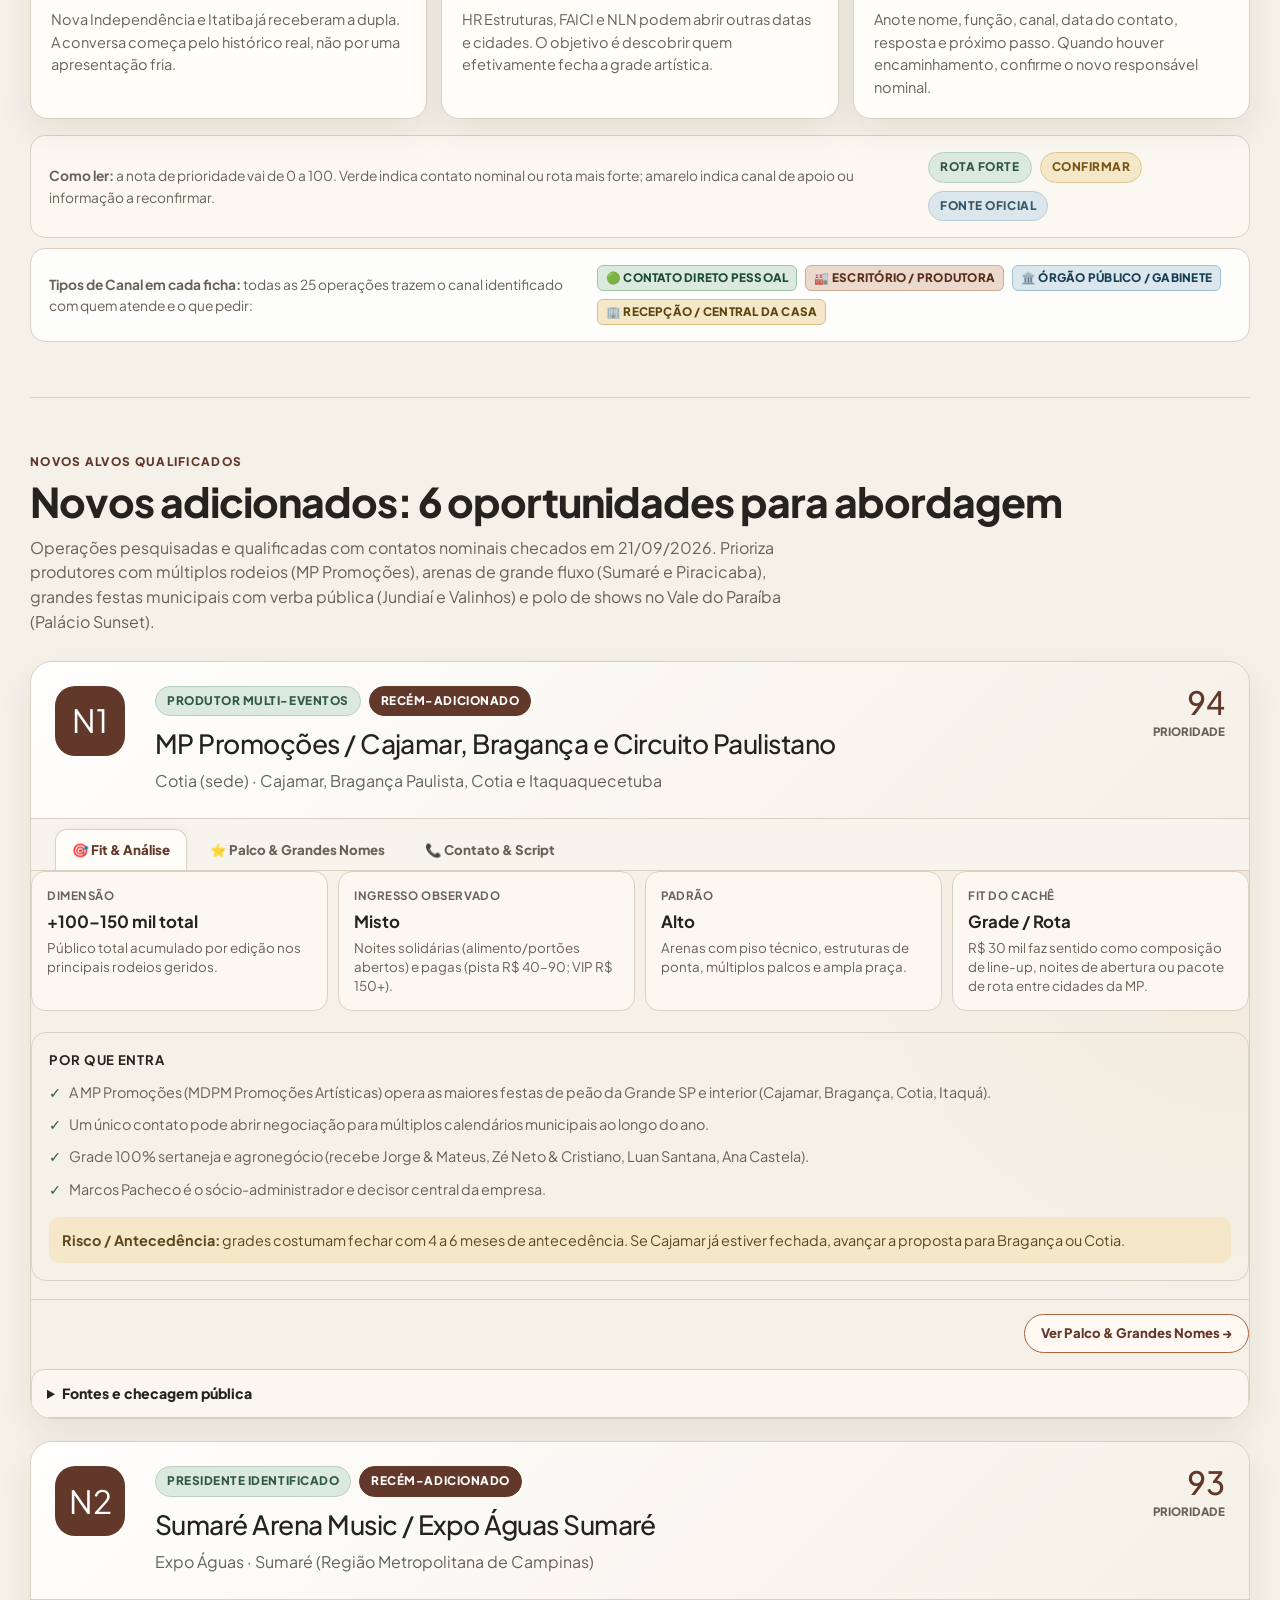
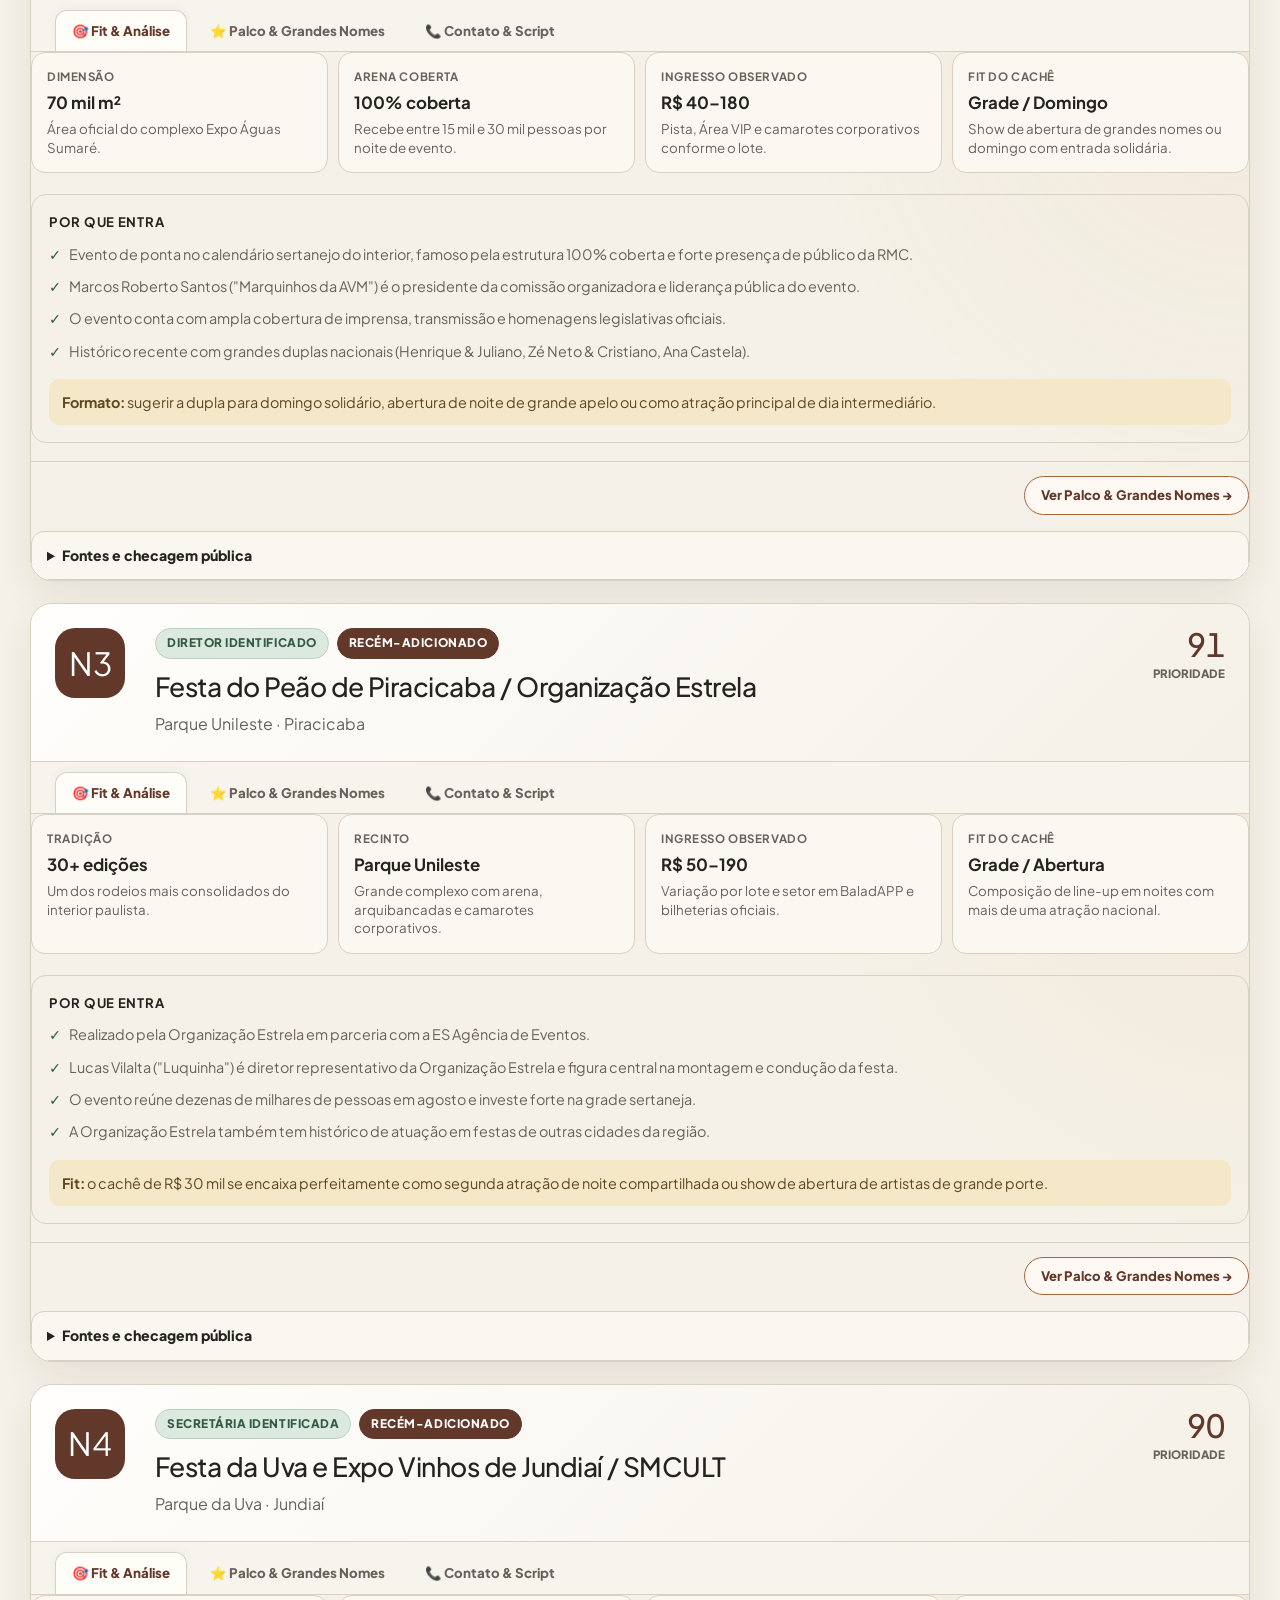
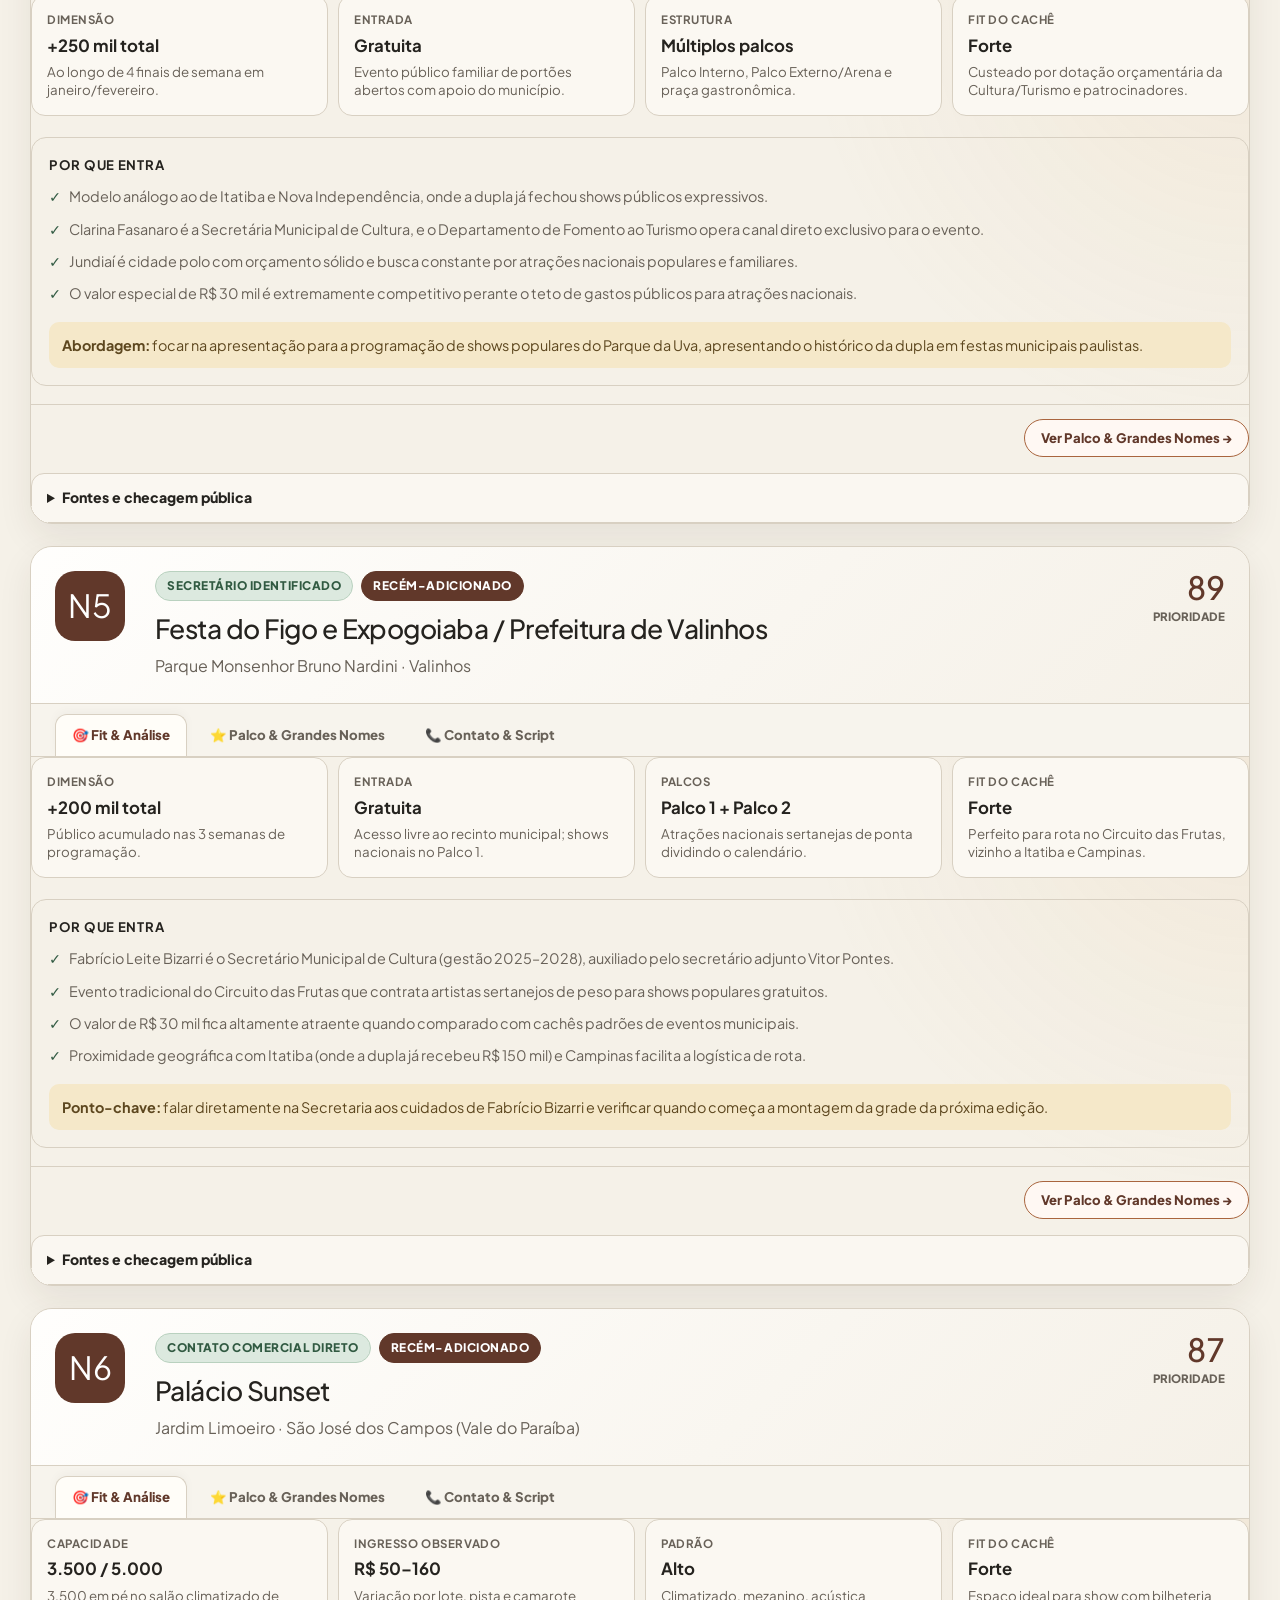
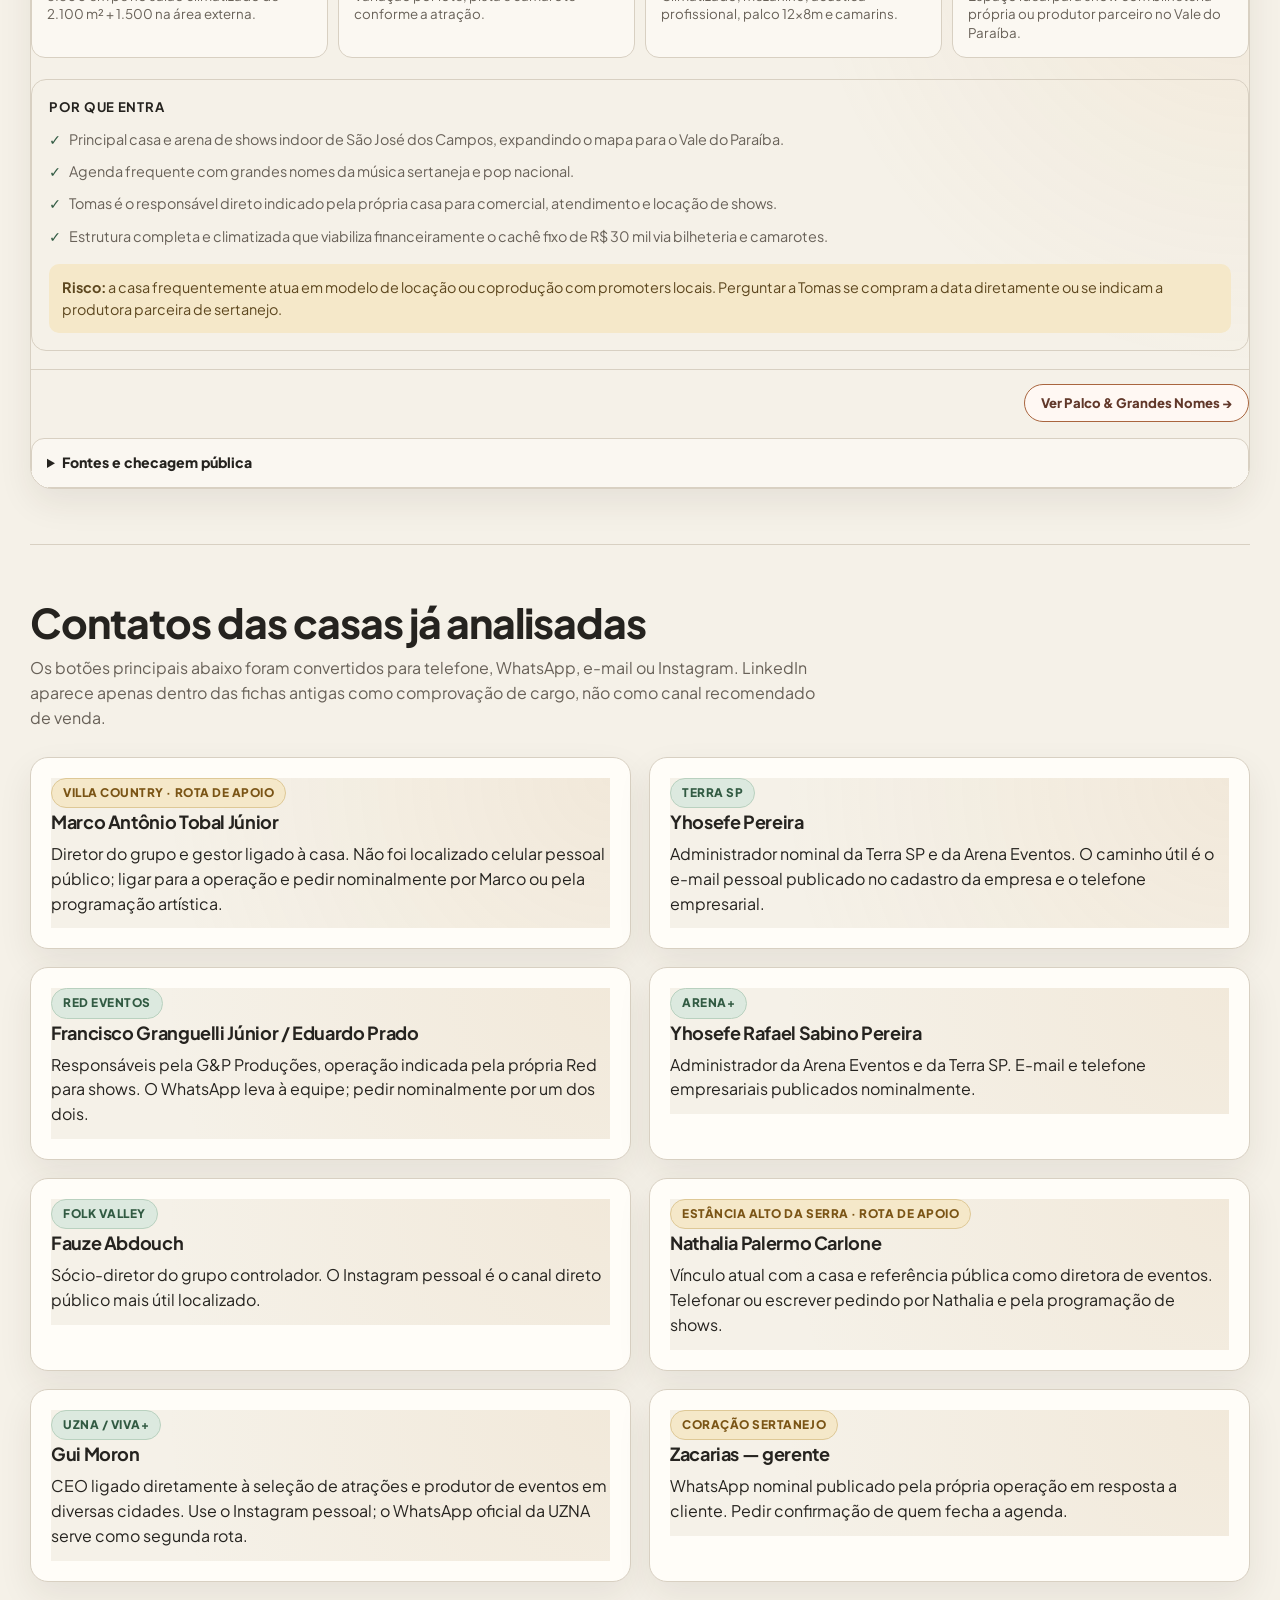
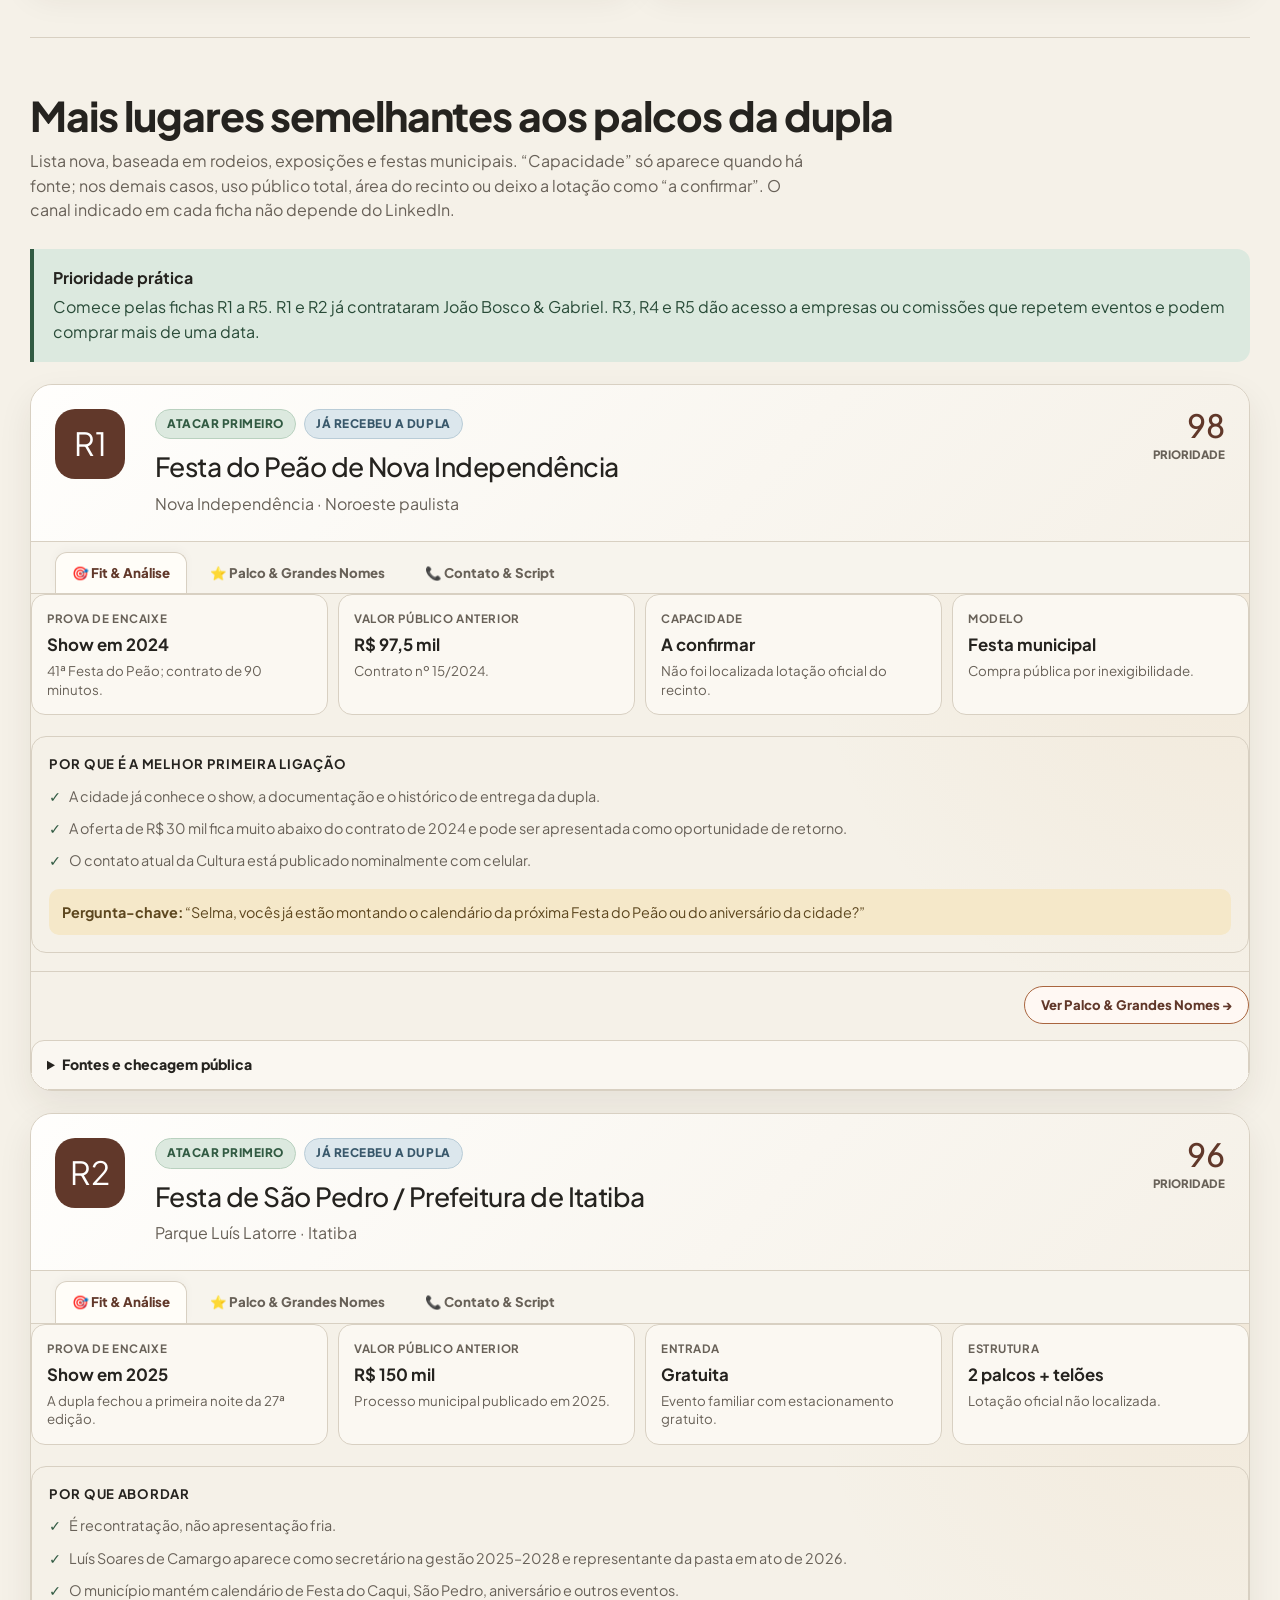
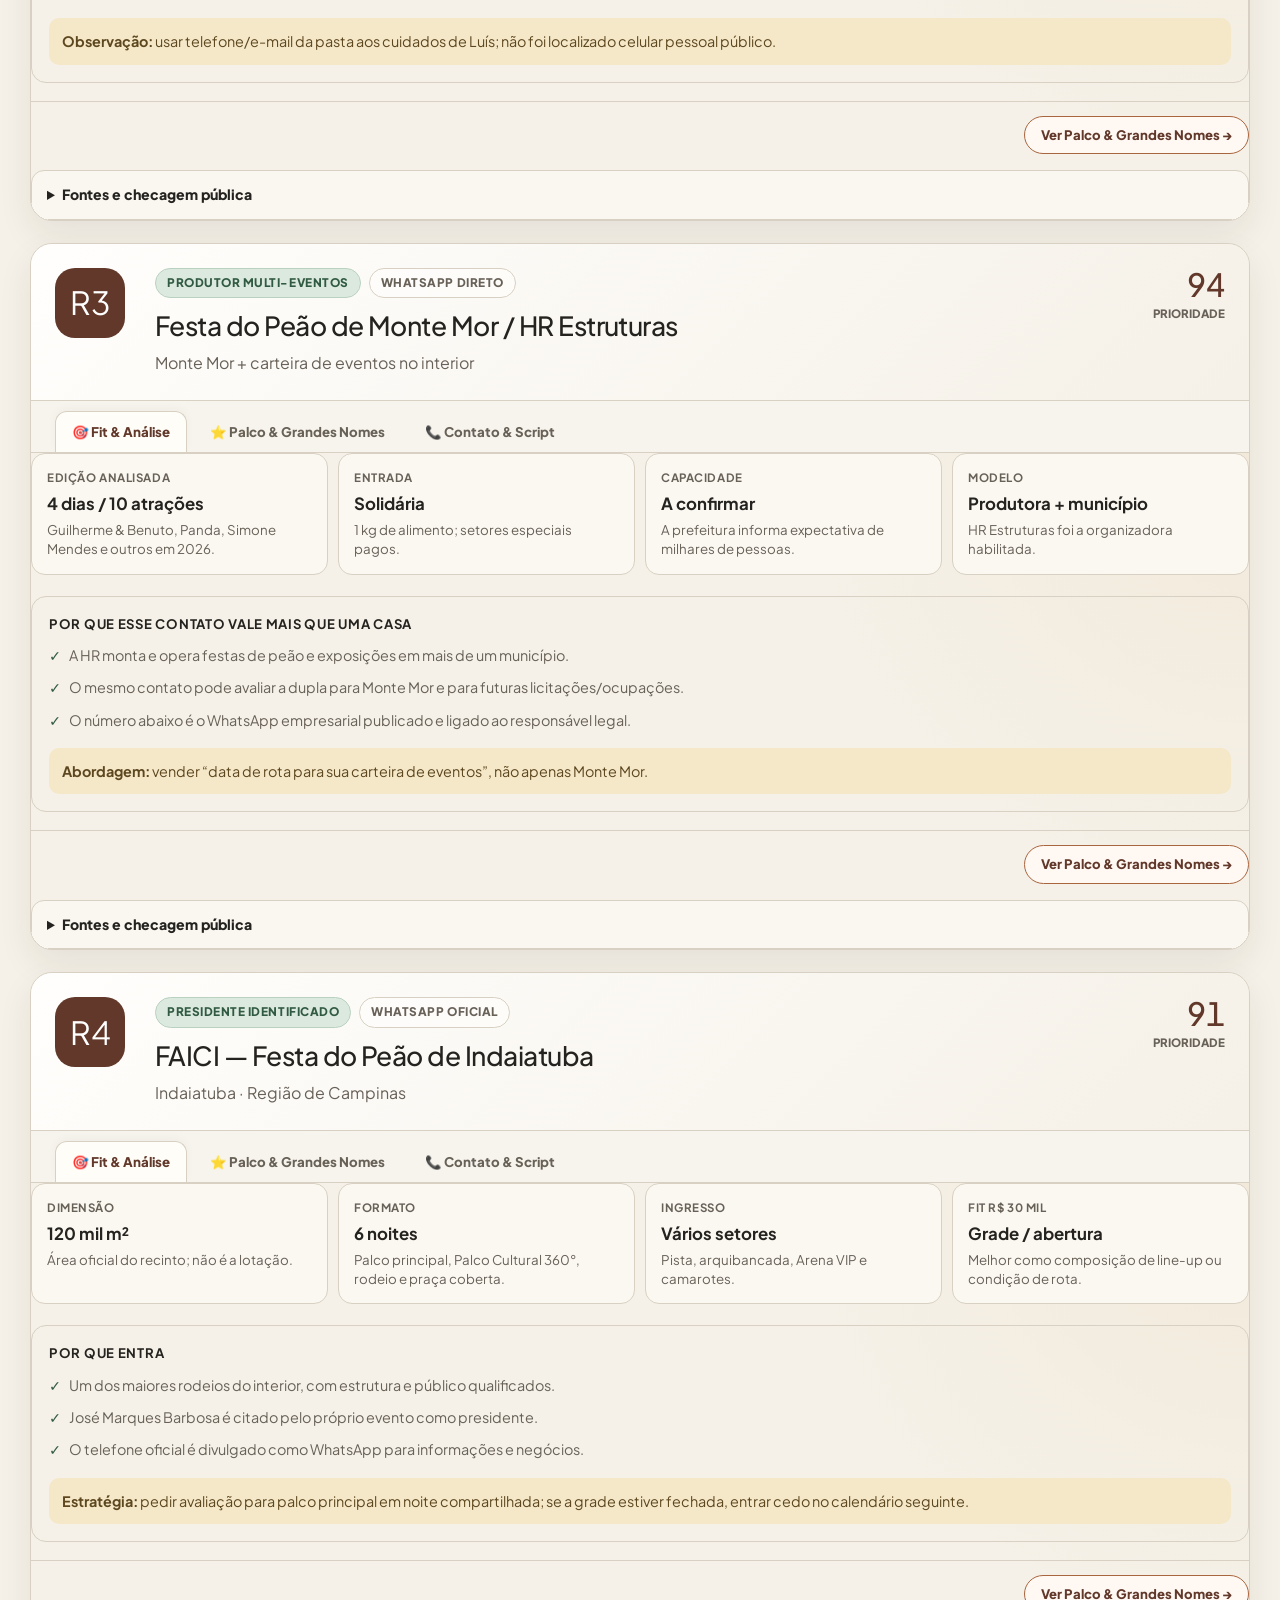
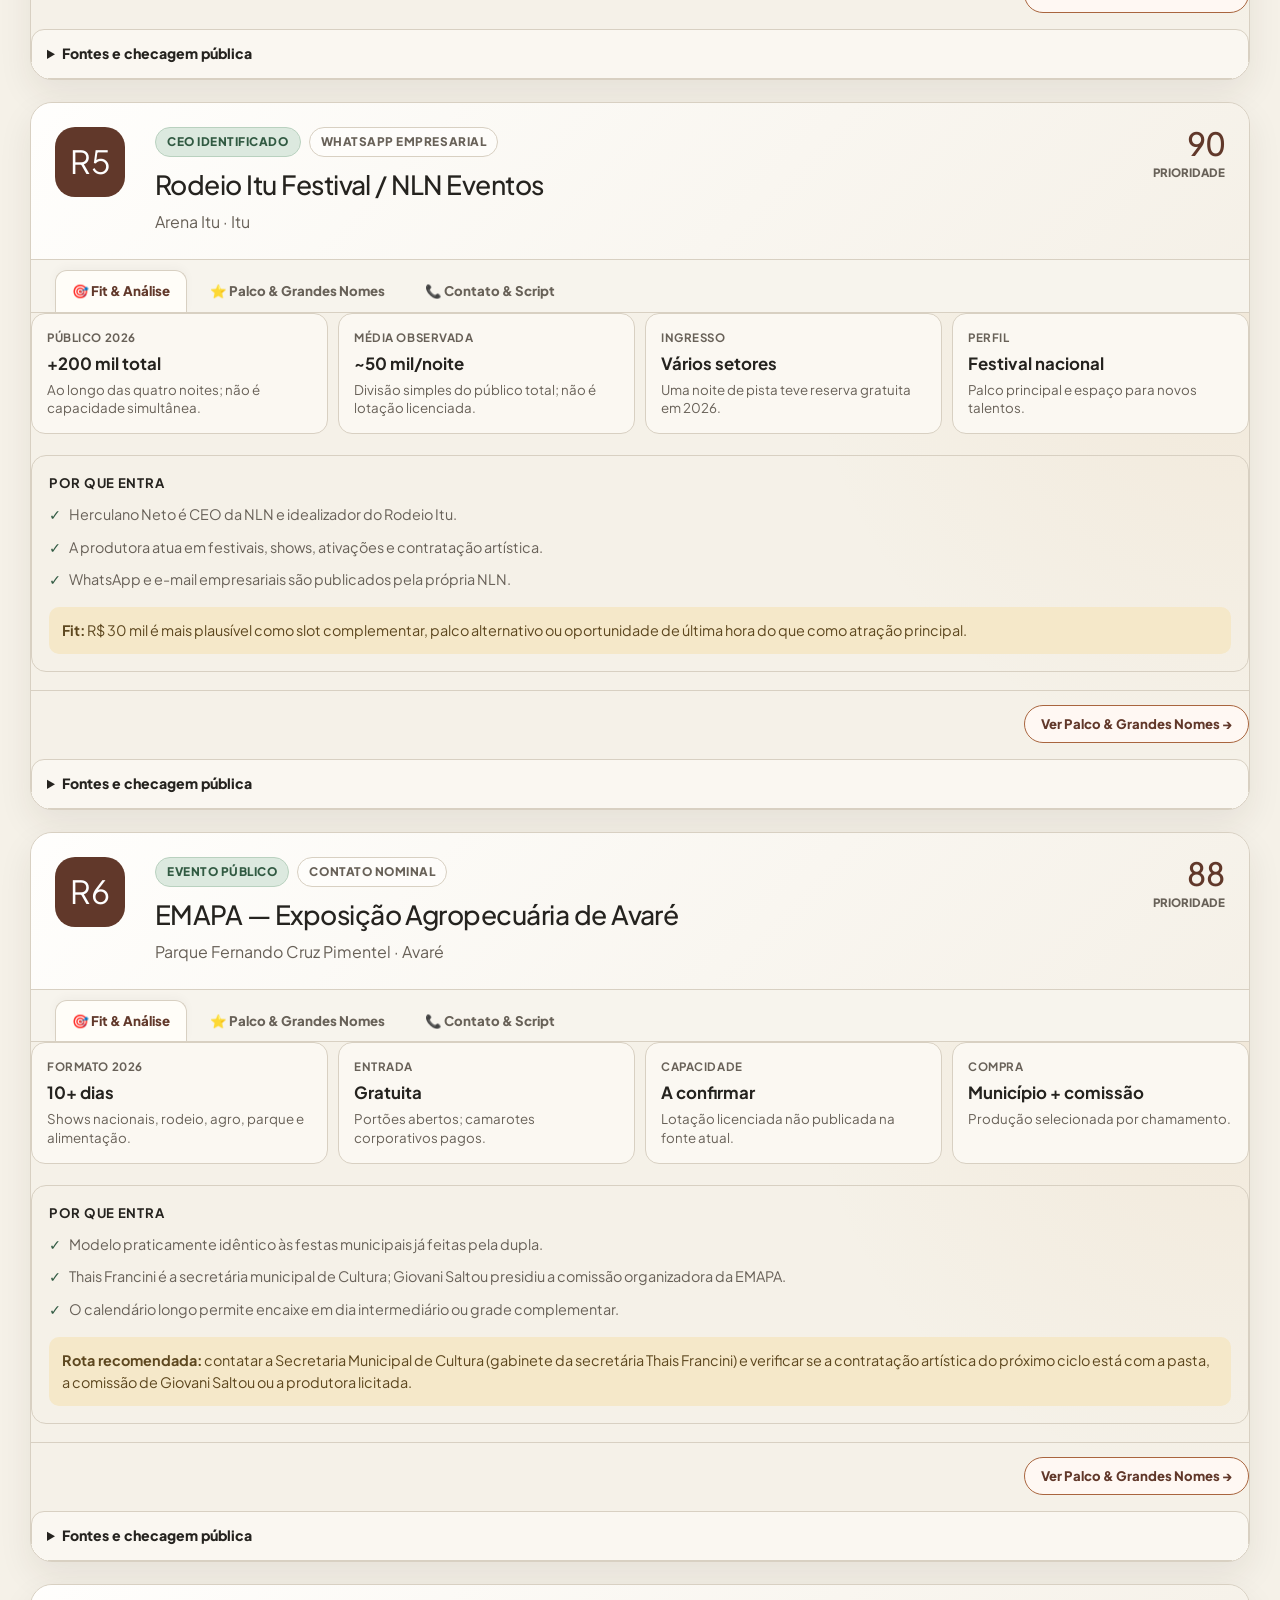
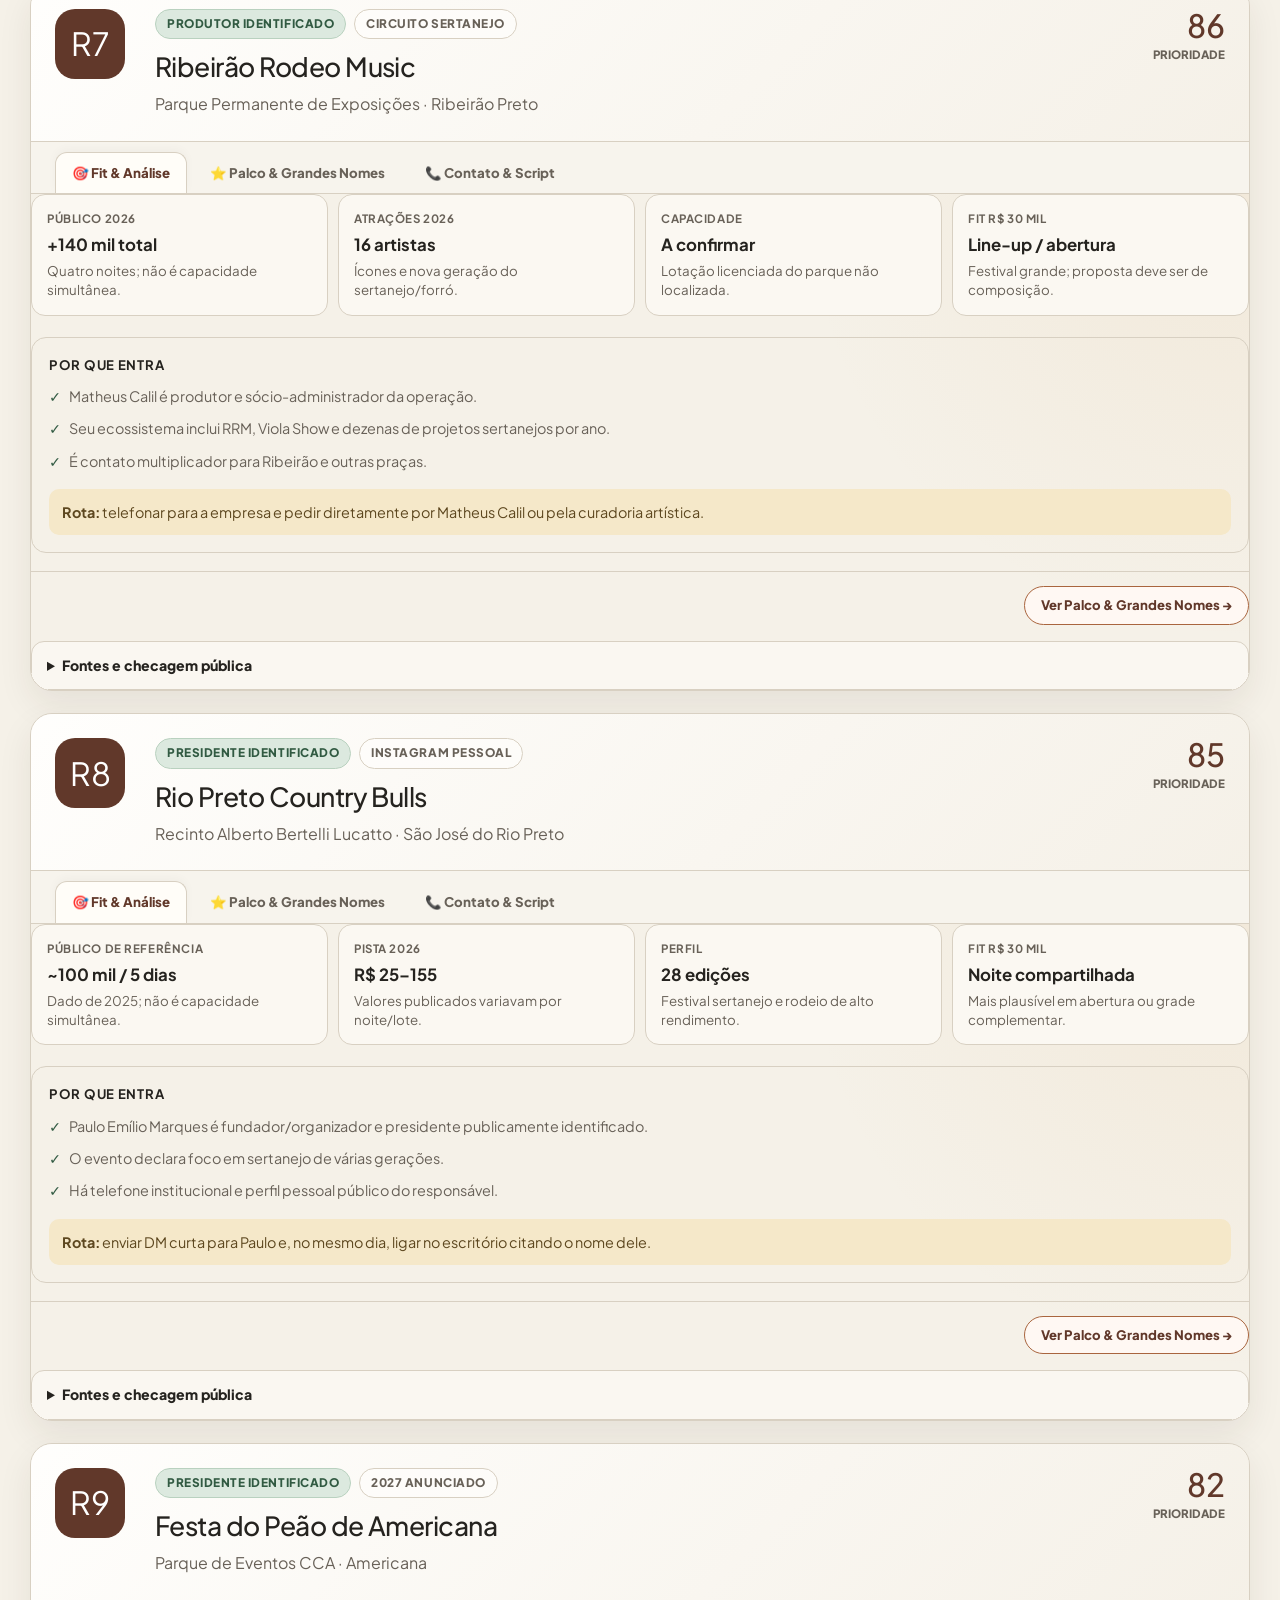
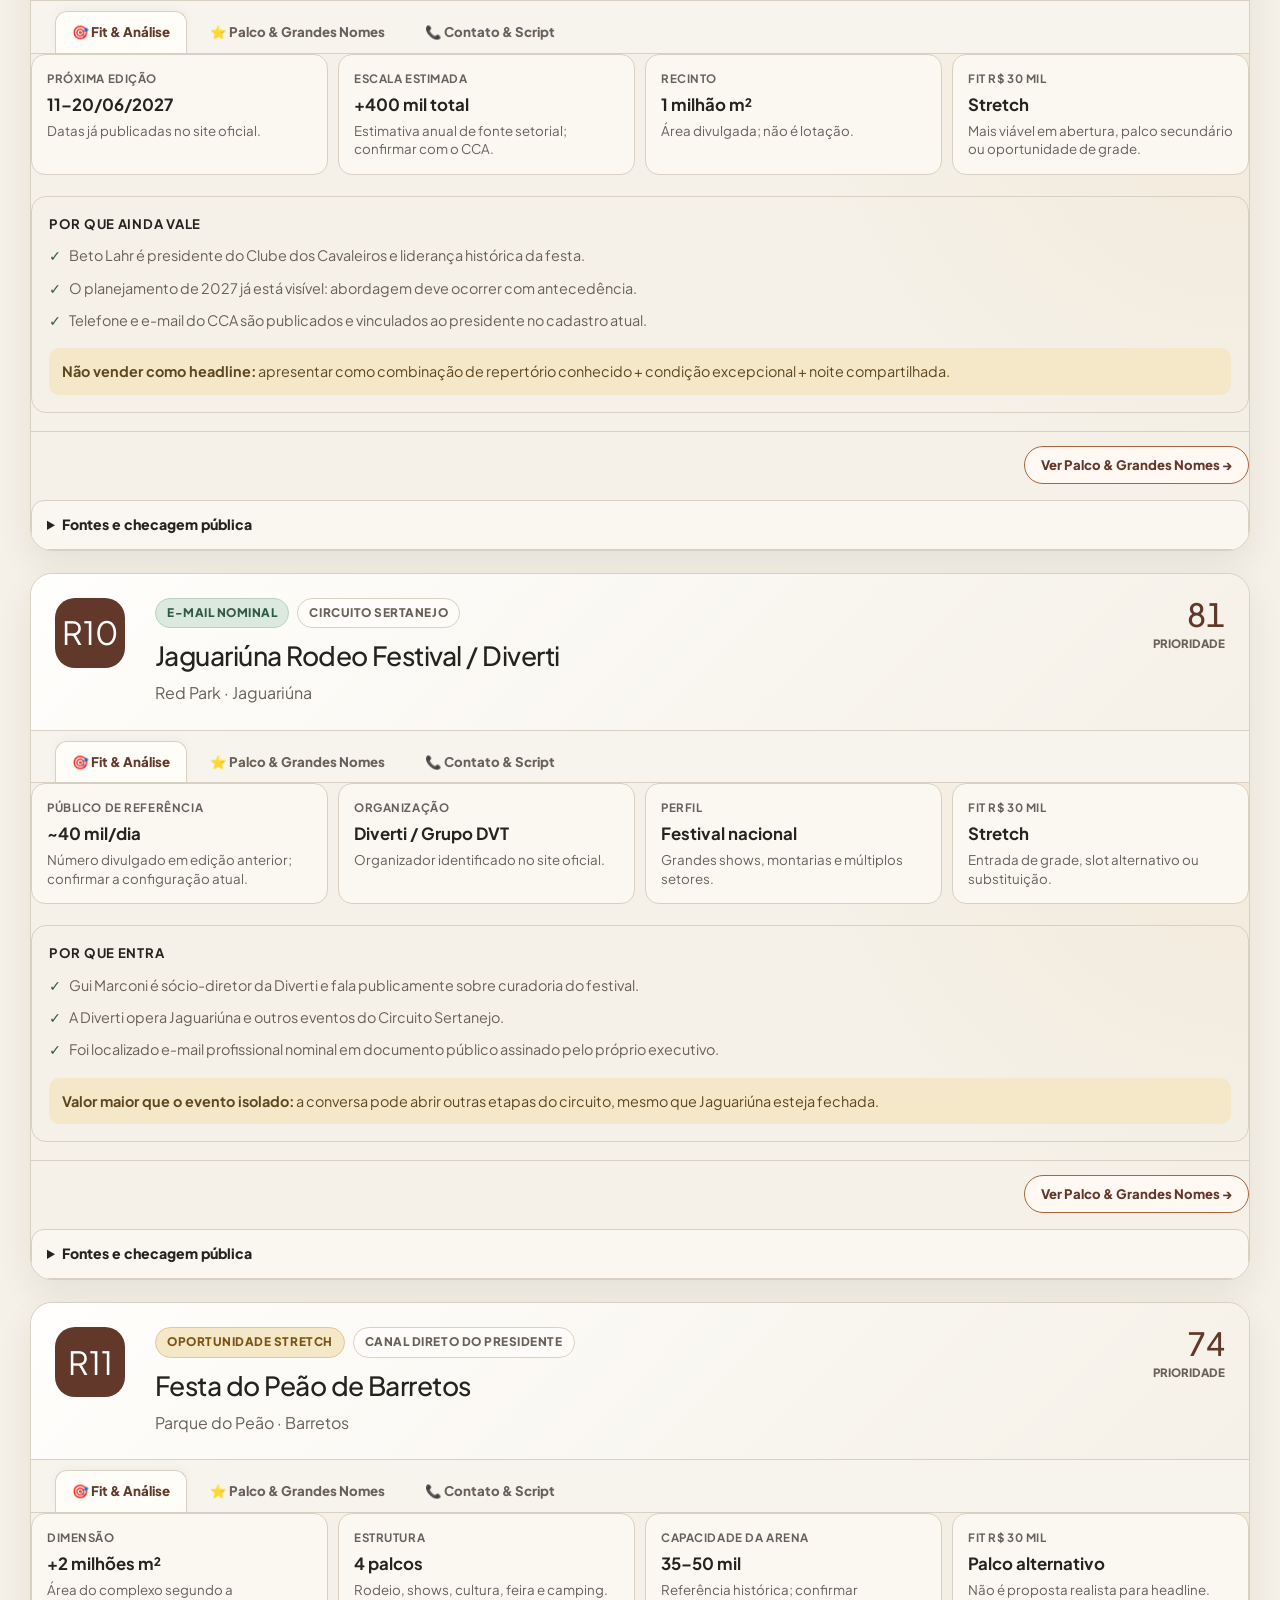
<file: acervo-anterior.html>
<!doctype html>
<html lang="pt-BR">
<head>
  <meta charset="utf-8">
  <meta name="viewport" content="width=device-width, initial-scale=1">
  <meta name="description" content="Dossiê comercial de oportunidades para João Bosco &amp; Gabriel em São Paulo: prioridades, responsáveis, contatos, capacidade, estratégia e fontes verificadas.">
  <meta name="theme-color" content="#241711">
  <meta name="color-scheme" content="light">
  <meta name="format-detection" content="telephone=no">
  <meta property="og:type" content="website">
  <meta property="og:locale" content="pt_BR">
  <meta property="og:title" content="João Bosco &amp; Gabriel — mapa de oportunidades em SP">
  <meta property="og:description" content="19 operações qualificadas, contatos acionáveis e ordem recomendada de abordagem.">
    <link rel="preconnect" href="https://fonts.googleapis.com">
  <link rel="preconnect" href="https://fonts.gstatic.com" crossorigin>
  <link href="https://fonts.googleapis.com/css2?family=Plus+Jakarta+Sans:wght@400;500;600;700;800&display=swap" rel="stylesheet">
  <title>João Bosco &amp; Gabriel — mapa de oportunidades em SP</title>
  <style>
    :root {
      --paper: #f5f1e8;
      --surface: #fffdf8;
      --surface-2: #ebe4d7;
      --ink: #25231f;
      --muted: #686158;
      --line: #d8d0c2;
      --accent: #61382a;
      --accent-2: #a9653e;
      --accent-soft: #ead9cc;
      --positive: #315a42;
      --positive-soft: #dce9df;
      --warning: #7a5415;
      --warning-soft: #f5e8c9;
      --danger: #7c372e;
      --danger-soft: #f0dcd7;
      --blue: #38576a;
      --blue-soft: #dce7ed;
      --gold: #d4a261;
      --hero: #241711;
      --radius: 18px;
      --shadow: 0 14px 34px rgba(53, 42, 31, .08);
      --max: 1220px;
    }

    * { box-sizing: border-box; }
    html {
      scroll-behavior: smooth;
      overflow-x: hidden;
      width: 100%;
      max-width: 100vw;
    }
    body {
      margin: 0;
      padding: 0;
      overflow-x: hidden;
      width: 100%;
      max-width: 100vw;
      position: relative;
      background:
        radial-gradient(circle at 100% 0, rgba(212,162,97,.1), transparent 28rem),
        var(--paper);
      color: var(--ink);
      font-family: 'Plus Jakarta Sans', system-ui, -apple-system, sans-serif;
      line-height: 1.55;
    }

    a { color: inherit; text-underline-offset: 3px; }
    a:hover { color: var(--accent-2); }
    button, input { font: inherit; }
    button, a { -webkit-tap-highlight-color: transparent; }
    :focus-visible { outline: 3px solid rgba(212,162,97,.8); outline-offset: 3px; }
    [id] { scroll-margin-top: 112px; }
    h1, h2, h3, h4, p { margin-top: 0; }
    h1, h2 { font-family: 'Plus Jakarta Sans', system-ui, -apple-system, sans-serif; font-weight: 800; letter-spacing: -.035em; }
    h1 {
      max-width: 920px;
      margin-bottom: 20px;
      font-size: clamp(2.65rem, 7vw, 5.8rem);
      letter-spacing: -.055em;
      line-height: .94;
    }
    h2 {
      margin-bottom: 12px;
      font-size: clamp(1.85rem, 3.2vw, 2.75rem);
      letter-spacing: -.035em;
      line-height: 1.08;
    }
    h3 { margin-bottom: 6px; font-size: 1.13rem; letter-spacing: -.015em; }
    h4 { margin-bottom: 5px; font-size: .82rem; letter-spacing: .055em; text-transform: uppercase; }
    p { margin-bottom: 12px; }

    .shell { width: min(calc(100% - 34px), var(--max)); margin-inline: auto; }
    .hero {
      position: relative;
      overflow: hidden;
      contain: paint;
      clip-path: inset(0);
      max-width: 100vw;
      width: 100%;
      padding: 72px 0 52px;
      border-bottom: 0;
      background:
        radial-gradient(circle at 88% 12%, rgba(212,162,97,.22), transparent 27rem),
        linear-gradient(135deg, #1d1410, #4a291e 72%, #5f3324);
      color: #fffaf4;
    }
    .hero::after {
      content: "";
      position: absolute;
      right: -90px;
      bottom: -160px;
      width: 390px;
      height: 390px;
      border: 1px solid rgba(255,255,255,.08);
      border-radius: 50%;
      box-shadow: 0 0 0 55px rgba(255,255,255,.025), 0 0 0 110px rgba(255,255,255,.018);
      pointer-events: none;
    }
    .hero .shell { position: relative; z-index: 1; }
    .hero .tag { border-color: rgba(255,255,255,.18); background: rgba(255,255,255,.08); color: #eadfd4; }
    .hero .tag.primary { border-color: var(--gold); background: var(--gold); color: #241711; }
    .eyebrow { display: flex; flex-wrap: wrap; gap: 8px; margin-bottom: 28px; }
    .tag {
      display: inline-flex;
      align-items: center;
      min-height: 30px;
      padding: 5px 11px;
      border: 1px solid var(--line);
      border-radius: 999px;
      background: rgba(255,255,255,.38);
      color: var(--muted);
      font-size: .74rem;
      font-weight: 800;
      letter-spacing: .045em;
      text-transform: uppercase;
    }
    .tag.primary { border-color: var(--accent); background: var(--accent); color: white; }
    .tag.good { border-color: #b9d1bf; background: var(--positive-soft); color: var(--positive); }
    .tag.mid { border-color: #dec896; background: var(--warning-soft); color: var(--warning); }
    .tag.info { border-color: #b9ccd7; background: var(--blue-soft); color: var(--blue); }
    .lead { max-width: 850px; color: var(--muted); font-size: 1.14rem; }
    .hero .lead { color: #dfd2c7; }
    .hero-actions { display: flex; flex-wrap: wrap; gap: 10px; margin-top: 22px; }
    .button {
      display: inline-flex;
      align-items: center;
      justify-content: center;
      min-height: 42px;
      padding: 9px 15px;
      border: 1px solid var(--accent);
      border-radius: 999px;
      background: var(--accent);
      color: white;
      font-size: .88rem;
      font-weight: 780;
      text-decoration: none;
      cursor: pointer;
    }
    .button:hover { background: #47271d; color: white; }
    .button.secondary { border-color: var(--line); background: var(--surface); color: var(--ink); }
    .button.secondary:hover { border-color: var(--accent); color: var(--accent); }
    .hero .button { border-color: var(--gold); background: var(--gold); color: #241711; }
    .hero .button:hover { background: #edc38d; color: #241711; }
    .hero .button.secondary { border-color: rgba(255,255,255,.24); background: rgba(255,255,255,.08); color: white; }
    .hero .button.secondary:hover { border-color: rgba(255,255,255,.58); background: rgba(255,255,255,.15); }

    .stats {
      display: grid;
      grid-template-columns: repeat(4, minmax(0, 1fr));
      gap: 14px;
      margin-top: 38px;
    }
    .stat {
      min-height: 132px;
      padding: 21px;
      border: 1px solid var(--line);
      border-radius: var(--radius);
      background: var(--surface);
    }
    .hero .stat { border-color: rgba(255,255,255,.12); background: rgba(255,255,255,.07); backdrop-filter: blur(8px); }
    .stat strong {
      display: block;
      margin-bottom: 4px;
      color: var(--accent);
      font-family: 'Plus Jakarta Sans', system-ui, -apple-system, sans-serif;
      font-size: 2.05rem;
      font-weight: 500;
    }
    .stat span { color: var(--muted); font-size: .88rem; }
    .hero .stat strong { color: #efc786; }
    .hero .stat span { color: #dfd2c7; }
    .hero .notice.success { border-color: #8ec0a0; background: rgba(34,72,49,.74); }
    .hero .notice.success p { color: #e5f2e8; }

    .notice {
      margin-top: 18px;
      padding: 17px 19px;
      border-left: 4px solid var(--accent);
      border-radius: 0 13px 13px 0;
      background: var(--accent-soft);
    }
    .notice strong { display: block; margin-bottom: 4px; }
    .notice p { margin: 0; color: #533c33; }
    .notice.success { border-color: var(--positive); background: var(--positive-soft); }
    .notice.success p { color: #294b38; }
    .notice.warning { border-color: var(--warning); background: var(--warning-soft); }
    .notice.warning p { color: #5d471f; }

    main { padding-bottom: 72px; }
    section { padding: 55px 0; border-bottom: 1px solid var(--line); }
    section:last-child { border-bottom: 0; }
    .section-intro { max-width: 790px; margin-bottom: 26px; color: var(--muted); }
    .grid-2 { display: grid; grid-template-columns: repeat(2, minmax(0, 1fr)); gap: 18px; }
    .grid-3 { display: grid; grid-template-columns: repeat(3, minmax(0, 1fr)); gap: 15px; }

    .quick-start { padding-top: 42px; }
    .section-kicker {
      display: block;
      margin-bottom: 8px;
      color: var(--accent);
      font-size: .74rem;
      font-weight: 850;
      letter-spacing: .11em;
      text-transform: uppercase;
    }
    .handoff-grid { display: grid; grid-template-columns: repeat(3, minmax(0,1fr)); gap: 14px; }
    .handoff-card {
      position: relative;
      min-height: 178px;
      padding: 20px;
      overflow: hidden;
      border: 1px solid var(--line);
      border-radius: var(--radius);
      background: var(--surface);
      box-shadow: var(--shadow);
    }
    .handoff-card .step {
      display: grid;
      place-items: center;
      width: 34px;
      height: 34px;
      margin-bottom: 16px;
      border-radius: 11px;
      background: var(--accent);
      color: white;
      font-weight: 850;
    }
    .handoff-card p { margin: 0; color: var(--muted); font-size: .91rem; }
    .legend-bar {
      display: flex;
      align-items: center;
      justify-content: space-between;
      gap: 18px;
      margin-top: 16px;
      padding: 16px 18px;
      border: 1px solid var(--line);
      border-radius: 15px;
      background: rgba(255,253,248,.68);
    }
    .legend-items { display: flex; flex-wrap: wrap; gap: 8px; }
    .legend-bar p { margin: 0; color: var(--muted); font-size: .86rem; }

    .panel {
      border: 1px solid var(--line);
      border-radius: var(--radius);
      background: var(--surface);
      box-shadow: var(--shadow);
      padding: 20px;
    }
    .panel-head { padding: 16px 19px; border-bottom: 1px solid var(--line); font-weight: 820; }
    .panel-body {
      margin: 0;
      padding: 0;
      overflow-x: hidden;
      width: 100%;
      max-width: 100vw;
      position: relative;
      background:
        radial-gradient(circle at 100% 0, rgba(212,162,97,.1), transparent 28rem),
        var(--paper);
      color: var(--ink);
      font-family: 'Plus Jakarta Sans', system-ui, -apple-system, sans-serif;
      line-height: 1.55;
    }
    .panel p:last-child { margin-bottom: 0; }

    .priority-card { position: relative; overflow: hidden; padding: 21px; }
    .priority-card::before {
      content: attr(data-rank);
      position: absolute;
      top: -18px;
      right: 10px;
      color: rgba(97,56,42,.08);
      font-family: 'Plus Jakarta Sans', system-ui, -apple-system, sans-serif;
      font-size: 7.5rem;
      line-height: 1;
    }
    .priority-card > * { position: relative; }
    .priority-card p { color: var(--muted); font-size: .92rem; }
    .mini-meta { display: flex; flex-wrap: wrap; gap: 7px; margin-top: 14px; }

    .toolbar {
      position: sticky;
      top: 0;
      z-index: 20;
      padding: 12px 0;
      border-bottom: 1px solid var(--line);
      background: rgba(243,239,230,.92);
      backdrop-filter: blur(12px);
      max-width: 100vw;
      overflow-x: clip;
    }
    .toolbar-inner { display: flex; align-items: center; justify-content: space-between; gap: 14px; min-width: 0; max-width: 100%; }
    .toolbar-tools { display: flex; align-items: center; gap: 10px; min-width: 0; max-width: 100%; }
    .filters { display: flex; flex-wrap: wrap; gap: 7px; }
    .filter {
      min-height: 37px;
      padding: 7px 12px;
      border: 1px solid var(--line);
      border-radius: 999px;
      background: var(--surface);
      color: var(--muted);
      font-size: .82rem;
      font-weight: 760;
      cursor: pointer;
    }
    .filter.active { border-color: var(--accent); background: var(--accent); color: white; }
    .search {
      width: min(100%, 310px);
      min-height: 39px;
      padding: 8px 13px;
      border: 1px solid var(--line);
      border-radius: 999px;
      background: var(--surface);
      color: var(--ink);
    }
    .results { min-width: 64px; margin: 0; color: var(--muted); font-size: .76rem; font-weight: 800; text-align: right; white-space: nowrap; }

    .venue-list { display: grid; gap: 22px; }
    .venue {
      overflow: hidden;
      border: 1px solid var(--line);
      border-radius: 22px;
      background: var(--surface);
      box-shadow: var(--shadow);
    }
    .venue[hidden] { display: none; }
    .venue-top {
      display: grid;
      grid-template-columns: 82px 1fr auto;
      gap: 18px;
      align-items: start;
      padding: 24px;
      border-bottom: 1px solid var(--line);
      background: linear-gradient(135deg, rgba(255,255,255,.65), rgba(235,228,215,.5));
    }
    .rank {
      display: grid;
      place-items: center;
      width: 70px;
      height: 70px;
      border-radius: 20px;
      background: var(--accent);
      color: white;
      font-family: 'Plus Jakarta Sans', system-ui, -apple-system, sans-serif;
      font-size: 2rem;
    }
    .venue-title h3 { margin-bottom: 4px; font-family: 'Plus Jakarta Sans', system-ui, -apple-system, sans-serif; font-size: 1.65rem; font-weight: 500; }
    .venue-title p { margin: 0; color: var(--muted); }
    .score {
      min-width: 88px;
      text-align: right;
      font-variant-numeric: tabular-nums;
    }
    .score strong { display: block; color: var(--accent); font-family: 'Plus Jakarta Sans', system-ui, -apple-system, sans-serif; font-size: 2rem; font-weight: 500; line-height: 1; }
    .score span { color: var(--muted); font-size: .72rem; font-weight: 800; text-transform: uppercase; }

    .venue-body {
      margin: 0;
      padding: 0;
      overflow-x: hidden;
      width: 100%;
      max-width: 100vw;
      position: relative;
      background:
        radial-gradient(circle at 100% 0, rgba(212,162,97,.1), transparent 28rem),
        var(--paper);
      color: var(--ink);
      font-family: 'Plus Jakarta Sans', system-ui, -apple-system, sans-serif;
      line-height: 1.55;
    }
    .facts { display: grid; grid-template-columns: repeat(4, minmax(0, 1fr)); gap: 10px; margin-bottom: 21px; }
    .fact { min-height: 108px; padding: 15px; border: 1px solid var(--line); border-radius: 14px; background: #fbf8f2; }
    .fact b { display: block; margin-bottom: 4px; color: var(--muted); font-size: .72rem; letter-spacing: .05em; text-transform: uppercase; }
    .fact strong { display: block; font-size: 1.05rem; }
    .fact small { display: block; margin-top: 4px; color: var(--muted); line-height: 1.4; }

    .analysis-grid { display: grid; grid-template-columns: 1.08fr .92fr; gap: 18px; }
    .block { padding: 17px; border: 1px solid var(--line); border-radius: 15px; }
    .block p, .block li { color: var(--muted); font-size: .9rem; }
    .block p:last-child { margin-bottom: 0; }
    .check { margin: 0; padding: 0; list-style: none; }
    .check li { position: relative; padding: 5px 0 5px 20px; }
    .check li::before { content: "✓"; position: absolute; left: 0; color: var(--positive); font-weight: 900; }
    .risk { margin-top: 12px; padding: 12px 13px; border-radius: 10px; background: var(--warning-soft); color: #5d471f !important; }

    .contact-card { padding: 17px; border: 1px solid #c5d6cb; border-radius: 15px; background: var(--positive-soft); }
    .channel-box {
      margin-bottom: 12px;
      padding: 10px 12px;
      border-radius: 10px;
      background: rgba(255, 255, 255, 0.82);
      border: 1px solid rgba(49, 90, 66, 0.22);
    }
    .channel-tag {
      display: inline-block;
      margin-bottom: 6px;
      padding: 3px 8px;
      border-radius: 6px;
      font-size: 0.73rem;
      font-weight: 850;
      letter-spacing: 0.02em;
      text-transform: uppercase;
    }
    .channel-tag.direct { background: #dce9df; color: #1a4d2e; border: 1px solid #9bc5aa; }
    .channel-tag.public { background: #dce7ed; color: #163e54; border: 1px solid #a1c2d4; }
    .channel-tag.producer { background: #ead9cc; color: #582b1b; border: 1px solid #ceab93; }
    .channel-tag.venue-desk { background: #f5e8c9; color: #5d4210; border: 1px solid #d8be81; }
    .channel-who { font-size: 0.82rem; color: var(--ink); margin-bottom: 4px; line-height: 1.35; }
    .channel-who strong { color: var(--accent); }
    .channel-phrase {
      margin-top: 5px;
      padding: 6px 9px;
      border-radius: 6px;
      background: #f4efe6;
      border-left: 3px solid var(--accent-2);
      font-size: 0.8rem;
      color: #38281d;
      font-style: italic;
      line-height: 1.35;
    }
    .person { margin-bottom: 13px; padding-bottom: 13px; border-bottom: 1px solid rgba(49,90,66,.22); }
    .person:last-of-type { margin-bottom: 0; padding-bottom: 0; border-bottom: 0; }
    .person strong { display: block; }
    .person span { color: #355844; font-size: .86rem; }
    .contact-actions { display: flex; flex-wrap: wrap; gap: 8px; margin-top: 14px; }
    .contact-actions a {
      display: inline-flex;
      align-items: center;
      min-height: 36px;
      padding: 7px 11px;
      border: 1px solid rgba(49,90,66,.28);
      border-radius: 999px;
      background: rgba(255,255,255,.52);
      color: var(--positive);
      font-size: .81rem;
      font-weight: 780;
      text-decoration: none;
      overflow-wrap: anywhere;
    }
    .contact-actions a:hover { background: white; }
    .contact-actions a[href^="tel:"]::before { content: "☎"; margin-right: 7px; }
    .contact-actions a[href^="mailto:"]::before { content: "✉"; margin-right: 7px; }
    .contact-actions a[href*="wa.me"] { border-color: rgba(33,116,65,.35); background: rgba(255,255,255,.72); }
    .contact-actions a[href*="wa.me"]::before { content: "◉"; margin-right: 7px; }
    .contact-actions a[href*="instagram.com"]::before { content: "◎"; margin-right: 7px; }

    details { margin-top: 16px; border: 1px solid var(--line); border-radius: 13px; background: #faf7f1; }
    summary { padding: 13px 15px; font-size: .88rem; font-weight: 800; cursor: pointer; }
    .details-body {
      margin: 0;
      padding: 0;
      overflow-x: hidden;
      width: 100%;
      max-width: 100vw;
      position: relative;
      background:
        radial-gradient(circle at 100% 0, rgba(212,162,97,.1), transparent 28rem),
        var(--paper);
      color: var(--ink);
      font-family: 'Plus Jakarta Sans', system-ui, -apple-system, sans-serif;
      line-height: 1.55;
    }
    .details-body p, .details-body li { color: var(--muted); font-size: .86rem; }
    .details-body ul { margin: 0; padding-left: 20px; }
    .details-body li { margin-bottom: 7px; }
    .source-label { color: var(--ink); font-weight: 760; }

    .route {
      display: grid;
      grid-template-columns: 40px 1fr;
      gap: 13px;
      padding: 14px 0;
      border-bottom: 1px solid var(--line);
    }
    .route:last-child { border-bottom: 0; }
    .route-num { display: grid; place-items: center; width: 34px; height: 34px; border-radius: 50%; background: var(--accent); color: white; font-weight: 850; }
    .route p { margin: 3px 0 0; color: var(--muted); font-size: .91rem; }

    .script {
      padding: 22px;
      border: 1px solid var(--line);
      border-radius: var(--radius);
      background: var(--surface);
      box-shadow: var(--shadow);
      font-size: 1rem;
    }
    .script p { margin: 0; }
    .script em { color: var(--muted); }
    .copy-action { margin-top: 16px; }

    .guide-grid { display: grid; grid-template-columns: repeat(2, minmax(0, 1fr)); gap: 18px; margin-top: 22px; }
    .guide-card { padding: 22px; border: 1px solid var(--line); border-radius: 18px; background: var(--surface); box-shadow: var(--shadow); }
    .guide-card h4 { margin-bottom: 10px; font-size: 1.05rem; display: flex; align-items: center; justify-content: space-between; gap: 8px; font-family: inherit; text-transform: none; letter-spacing: normal; }
    .guide-card p { font-size: .88rem; color: var(--muted); margin-bottom: 14px; }
    .guide-item { padding: 12px 14px; margin-bottom: 10px; border-radius: 12px; background: #fbf8f2; border-left: 4px solid var(--accent); font-size: .88rem; }
    .guide-item strong { display: block; color: var(--ink); margin-bottom: 3px; font-size: .92rem; }
    .guide-item span { color: var(--muted); display: block; font-size: .82rem; line-height: 1.4; }
    .guide-quote { margin-top: 8px; padding: 8px 12px; border-radius: 8px; background: #ece5d8; font-style: italic; color: #432b20; font-size: .83rem; line-height: 1.45; border-left: 2px solid var(--accent-2); }

    .excluded { display: grid; grid-template-columns: repeat(3, minmax(0,1fr)); gap: 14px; }
    .excluded-card { padding: 18px; border: 1px solid var(--line); border-radius: 15px; background: var(--surface); }
    .excluded-card p { margin: 0; color: var(--muted); font-size: .88rem; }

    footer { padding: 28px 0 42px; color: var(--muted); font-size: .83rem; }
    .print-button {
      position: fixed;
      right: 20px;
      bottom: 20px;
      z-index: 30;
      width: 54px;
      height: 54px;
      border: 0;
      border-radius: 17px;
      padding: 0;
      background: var(--accent);
      color: white;
      font-size: 0;
      font-weight: 780;
      box-shadow: 0 10px 30px rgba(49,31,23,.2);
      cursor: pointer;
    }
    .print-button::before { content: "PDF"; font-size: .75rem; letter-spacing: .05em; }
    .print-button:hover { background: #47271d; }
    .mobile-dock { display: none; }

    @media (max-width: 900px) {
      .stats, .facts { grid-template-columns: repeat(2, minmax(0,1fr)); }
      .grid-3, .analysis-grid, .handoff-grid, .guide-grid { grid-template-columns: 1fr; }
      .toolbar-inner { display: flex; align-items: center; justify-content: space-between; gap: 14px; min-width: 0; max-width: 100%; }
      .toolbar-tools, .search { width: 100%; max-width: none; }
    }
    @media (max-width: 650px) {
      body { padding-bottom: 78px; }
      .shell { width: calc(100% - 24px); max-width: calc(100% - 24px); margin-inline: auto; padding-inline: 0; }
      .hero { padding: 34px 0 28px; }
      .hero::after { display: none !important; }
      h1 { margin-bottom: 16px; font-size: clamp(2.25rem, 12vw, 3.25rem); line-height: .98; word-break: break-word; }
      h2 { font-size: 1.78rem; word-break: break-word; }
      .lead { font-size: .98rem; }
      .eyebrow { margin-bottom: 18px; gap: 6px; }
      .tag { min-height: 27px; padding: 4px 9px; font-size: .67rem; }
      .hero-actions { display: flex; flex-direction: column; gap: 8px; width: 100%; }
      .hero-actions .button { width: 100%; min-height: 44px; padding: 10px 14px; font-size: .84rem; text-align: center; justify-content: center; }
      .stats { grid-template-columns: repeat(2,minmax(0,1fr)); gap: 8px; margin-top: 22px; width: 100%; }
      .stat { min-height: 0; padding: 12px 14px; border-radius: 14px; min-width: 0; overflow: hidden; }
      .stat strong { font-size: 1.5rem; word-break: break-word; }
      .stat span { font-size: .74rem; line-height: 1.35; }
      .hero .notice { padding: 14px; margin-top: 14px; }
      .hero .notice p { font-size: .86rem; }
      .toolbar { padding: 8px 0; }
      .toolbar-inner { gap: 8px; width: 100%; min-width: 0; }
      .filters { display: flex; flex-wrap: nowrap; overflow-x: auto; -webkit-overflow-scrolling: touch; scrollbar-width: none; width: 100%; max-width: 100%; padding-bottom: 2px; }
      .filters::-webkit-scrollbar { display: none; }
      .filter { flex: 0 0 auto; min-height: 36px; padding: 6px 12px; font-size: .78rem; }
      .toolbar-tools { gap: 8px; width: 100%; min-width: 0; }
      .search { min-width: 0; width: 100%; min-height: 42px; font-size: .85rem; }
      .results { min-width: 54px; font-size: .7rem; }
      .grid-2, .excluded, .guide-grid { grid-template-columns: 1fr; }
      .facts { grid-template-columns: repeat(2,minmax(0,1fr)); gap: 8px; width: 100%; }
      .fact { min-height: 0; padding: 12px; min-width: 0; }
      .fact strong { font-size: .94rem; }
      .fact small { font-size: .76rem; }
      section { padding: 34px 0; }
      .quick-start { padding-top: 26px; }
      .handoff-card { min-height: 0; padding: 17px; }
      .handoff-card .step { float: left; margin: 0 12px 8px 0; }
      .legend-bar { align-items: flex-start; flex-direction: column; gap: 10px; }
      .venue-list { gap: 16px; width: 100%; min-width: 0; }
      .venue { border-radius: 18px; width: 100%; min-width: 0; }
      .venue-top { grid-template-columns: 48px 1fr; gap: 12px; padding: 14px 16px; }
      .rank { width: 48px; height: 48px; border-radius: 13px; font-size: 1.35rem; }
      .score { grid-column: 2; text-align: left; }
      .score strong { display: inline; margin-right: 5px; font-size: 1.35rem; }
      .venue-title h3 { font-size: 1.25rem; }
      .venue-title p { font-size: .84rem; }
      .venue-tabs { padding: 8px 12px 0; gap: 4px; }
      .venue-tab-btn { padding: 8px 10px; font-size: .76rem; }
      .venue-body { padding: 14px 12px; width: 100%; min-width: 0; }
      .tab-pane { width: 100%; min-width: 0; }
      .tech-specs-grid { grid-template-columns: 1fr; gap: 8px; width: 100%; }
      .stage-section { padding: 14px; }
      .artist-badge {
        gap: 10px;
        padding: 5px 14px 5px 5px;
      }
      .artist-photo {
        width: 68px;
        height: 68px;
        border-width: 2px;
      }
      .artist-name {
        font-size: .88rem;
      }
      .artist-year {
        font-size: .70rem;
      }
      .analysis-grid { gap: 10px; width: 100%; }
      .block, .contact-card { padding: 14px 12px; width: 100%; box-sizing: border-box; }
      .contact-actions { display: grid; grid-template-columns: 1fr; gap: 8px; }
      .contact-actions a { justify-content: center; min-height: 44px; padding: 10px 12px; text-align: center; }
      details { margin-top: 12px; }
      summary { min-height: 44px; }
      .print-button { display: none; }
      .mobile-dock {
        position: fixed;
        right: 8px;
        bottom: 8px;
        left: 8px;
        z-index: 40;
        display: grid;
        grid-template-columns: repeat(4, minmax(0, 1fr));
        gap: 4px;
        padding: 6px 4px;
        border: 1px solid rgba(255,255,255,.16);
        border-radius: 16px;
        background: rgba(36,23,17,.96);
        box-shadow: 0 16px 40px rgba(32,20,15,.35);
        backdrop-filter: blur(14px);
        max-width: calc(100% - 16px);
        margin: 0 auto;
        box-sizing: border-box;
      }
      .mobile-dock a {
        display: flex;
        align-items: center;
        justify-content: center;
        padding: 8px 2px;
        border-radius: 9px;
        color: #f7eee5;
        font-size: .67rem;
        font-weight: 800;
        text-align: center;
        text-decoration: none;
        white-space: nowrap;
        overflow: hidden;
        text-overflow: ellipsis;
      }
      .mobile-dock a:active { background: rgba(255,255,255,.12); }
    }

    @media (max-width: 380px) {
      .facts { grid-template-columns: 1fr; }
      .hero-actions { grid-template-columns: 1fr; }
    }

    @media print {
      :root { --paper: white; --surface: white; }
      body { font-size: 9.5pt; }
      .shell { width: 100%; }
      .hero { padding-top: 0; }
      h1 { font-size: 33pt; }
      .toolbar, .print-button, .mobile-dock, .hero-actions { display: none !important; }
      section { padding: 27px 0; }
      .venue, .panel, .priority-card, .excluded-card { break-inside: avoid; box-shadow: none; }
      details { break-inside: avoid; }
      details > * { display: block; }
    }
  
    /* --- MODULAR TAB SYSTEM & ENRICHED VENUE STYLING --- */
    .venue-list, .venue, .venue-tabs, .tab-pane, .tech-specs-grid, .stage-section {
      min-width: 0;
      max-width: 100%;
    }

    .venue-tabs {
      display: flex;
      gap: 6px;
      padding: 10px 24px 0;
      background: #f7f4ed;
      border-bottom: 1px solid var(--line);
      overflow-x: auto;
      -webkit-overflow-scrolling: touch;
      scrollbar-width: none;
    }
    .venue-tabs::-webkit-scrollbar { display: none; }
    .venue-tab-btn {
      position: relative;
      display: inline-flex;
      align-items: center;
      gap: 7px;
      padding: 10px 16px;
      border: 1px solid transparent;
      border-bottom: 0;
      border-radius: 12px 12px 0 0;
      background: transparent;
      color: var(--muted);
      font-size: .83rem;
      font-weight: 780;
      cursor: pointer;
      white-space: nowrap;
      transition: all .2s ease;
    }
    .venue-tab-btn:hover {
      color: var(--accent);
      background: rgba(255,255,255,.5);
    }
    .venue-tab-btn.active {
      background: var(--surface);
      color: var(--accent);
      border-color: var(--line);
      box-shadow: 0 -3px 10px rgba(0,0,0,.03);
    }
    .venue-tab-btn.active::after {
      content: "";
      position: absolute;
      bottom: -1px;
      left: 0;
      right: 0;
      height: 2px;
      background: var(--surface);
    }
    .tab-pane {
      display: none;
      animation: fadeIn .25s ease;
    }
    .tab-pane.active {
      display: block;
    }
    @keyframes fadeIn {
      from { opacity: 0; transform: translateY(3px); }
      to { opacity: 1; transform: translateY(0); }
    }

    /* All-expanded mode */
    .venues-expanded .tab-pane {
      display: block !important;
      margin-bottom: 24px;
      padding-bottom: 20px;
      border-bottom: 1px dashed var(--line);
    }
    .venues-expanded .tab-pane:last-child {
      border-bottom: 0;
      margin-bottom: 0;
      padding-bottom: 0;
    }
    .venues-expanded .venue-tabs { display: none; }

    /* Palco & Grandes Nomes */
    .stage-section {
      margin-bottom: 20px;
      padding: 18px 20px;
      border-radius: 16px;
      background: linear-gradient(135deg, #fdfbf7, #f6efe2);
      border: 1px solid #e2d7c5;
    }
    .stage-section h4 {
      display: flex;
      align-items: center;
      gap: 8px;
      margin-bottom: 12px;
      color: var(--accent);
      font-size: .86rem;
      letter-spacing: .06em;
    }
    .artist-badges {
      display: flex;
      flex-wrap: wrap;
      gap: 12px;
    }
    .artist-badge {
      display: inline-flex;
      align-items: center;
      gap: 12px;
      padding: 6px 18px 6px 6px;
      border: 1px solid #d9ccb9;
      border-radius: 999px;
      background: #fffdf9;
      color: #3b281c;
      box-shadow: 0 3px 10px rgba(53,42,31,.06);
      transition: all .2s ease;
    }
    .artist-badge:hover {
      border-color: var(--gold);
      background: #fff9f0;
      transform: translateY(-2px);
      box-shadow: 0 6px 16px rgba(53,42,31,.12);
    }
    .artist-photo {
      width: 84px;
      height: 84px;
      border-radius: 50%;
      object-fit: cover;
      border: 2.5px solid var(--gold);
      flex-shrink: 0;
      background: #ece4d7;
      box-shadow: 0 3px 8px rgba(0,0,0,.12);
    }
    .artist-meta {
      display: flex;
      flex-direction: column;
      justify-content: center;
      gap: 2px;
    }
    .artist-name {
      display: block;
      color: #2b1f17;
      font-size: .95rem;
      font-weight: 780;
      line-height: 1.25;
    }
    .artist-year {
      display: block;
      color: #8c8275;
      font-size: .74rem;
      font-weight: 600;
      letter-spacing: .02em;
    }

    /* Tech specs grid */
    .tech-specs-grid {
      display: grid;
      grid-template-columns: repeat(2, minmax(0, 1fr));
      gap: 12px;
      margin-bottom: 16px;
    }
    .tech-spec-item {
      padding: 14px 16px;
      border: 1px solid var(--line);
      border-radius: 13px;
      background: #faf7f0;
    }
    .tech-spec-item b {
      display: block;
      margin-bottom: 4px;
      color: var(--muted);
      font-size: .72rem;
      letter-spacing: .06em;
      text-transform: uppercase;
    }
    .tech-spec-item strong {
      display: block;
      color: var(--ink);
      font-size: .98rem;
      line-height: 1.35;
      margin-bottom: 3px;
    }
    .tech-spec-item span {
      display: block;
      color: var(--muted);
      font-size: .85rem;
      line-height: 1.4;
    }
    .tech-spec-item.full-width {
      grid-column: 1 / -1;
    }

    /* Tab navigation buttons inside cards */
    .pane-footer-action {
      display: flex;
      justify-content: flex-end;
      margin-top: 18px;
      padding-top: 14px;
      border-top: 1px solid var(--line);
    }
    .btn-jump-tab {
      display: inline-flex;
      align-items: center;
      gap: 6px;
      padding: 8px 16px;
      border: 1px solid var(--accent-2);
      border-radius: 999px;
      background: #fff8f3;
      color: var(--accent);
      font-size: .82rem;
      font-weight: 780;
      cursor: pointer;
      transition: all .2s;
    }
    .btn-jump-tab:hover {
      background: var(--accent);
      color: white;
    }

    /* Script copy box */
    .script-copy-box {
      margin: 14px 0 12px;
      padding: 13px 15px;
      border-radius: 12px;
      background: #ffffff;
      border: 1px solid #c5d6cb;
      box-shadow: 0 2px 6px rgba(0,0,0,.02);
    }
    .script-copy-header {
      display: flex;
      align-items: center;
      justify-content: space-between;
      gap: 10px;
      margin-bottom: 8px;
    }
    .script-copy-header b {
      font-size: .73rem;
      letter-spacing: .06em;
      text-transform: uppercase;
      color: var(--positive);
    }
    .btn-copy-script {
      display: inline-flex;
      align-items: center;
      gap: 5px;
      padding: 5px 12px;
      border: 1px solid var(--positive);
      border-radius: 999px;
      background: white;
      color: var(--positive);
      font-size: .75rem;
      font-weight: 800;
      cursor: pointer;
      transition: all .2s;
    }
    .btn-copy-script:hover {
      background: var(--positive);
      color: white;
    }
    .btn-copy-script.copied {
      background: var(--positive);
      border-color: var(--positive);
      color: white;
    }
    .script-copy-text {
      font-size: .84rem;
      line-height: 1.45;
      color: #264332;
      font-style: italic;
      margin: 0;
    }

    .venue-sources {
      margin-top: 20px;
    }

    .view-mode-toggle {
      display: inline-flex;
      align-items: center;
      gap: 6px;
      font-size: .81rem;
      font-weight: 750;
      cursor: pointer;
    }

    @media print {
      .venue-tabs { display: none !important; }
      .tab-pane { display: block !important; margin-bottom: 20px; }
      .btn-jump-tab, .btn-copy-script { display: none !important; }
    }
    @media (max-width: 768px) {
      .venue-tabs { padding-inline: 16px; }
      .tech-specs-grid { grid-template-columns: 1fr; }
      .venue-tab-btn { padding: 9px 12px; font-size: .78rem; }
    }

  
    /* --- BULLETPROOF OVERFLOW CONTAINMENT (PREVENTS ANY HORIZONTAL SCROLL) --- */
    html, body {
      overflow-x: hidden !important;
      max-width: 100vw !important;
      width: 100% !important;
      position: relative;
    }

    .app-view {
      overflow-x: hidden !important;
      max-width: 100vw !important;
      width: 100% !important;
      box-sizing: border-box;
    }

    .app-view .shell {
      max-width: min(calc(100% - 32px), var(--max)) !important;
      box-sizing: border-box;
    }

    .toolbar {
      position: sticky;
      top: 48px;
      z-index: 800;
      background: var(--paper);
      border-bottom: 1px solid var(--line);
      width: 100%;
      max-width: 100vw;
      overflow: hidden;
      box-sizing: border-box;
    }

    .toolbar-inner {
      display: flex;
      align-items: center;
      justify-content: space-between;
      gap: 12px;
      width: 100%;
      max-width: 100%;
      min-width: 0;
      box-sizing: border-box;
    }

    .filters {
      display: flex !important;
      flex-wrap: nowrap !important;
      overflow-x: auto !important;
      -webkit-overflow-scrolling: touch;
      scrollbar-width: none;
      max-width: 100% !important;
      min-width: 0 !important;
      flex: 1 1 auto;
      padding-bottom: 2px;
    }
    .filters::-webkit-scrollbar { display: none; }

    .venue-list {
      display: grid;
      gap: 22px;
      width: 100% !important;
      max-width: 100% !important;
      min-width: 0 !important;
      box-sizing: border-box;
    }

    .venue {
      overflow: hidden !important;
      width: 100% !important;
      max-width: 100% !important;
      min-width: 0 !important;
      box-sizing: border-box;
    }

    .venue-top {
      max-width: 100% !important;
      min-width: 0 !important;
      box-sizing: border-box;
    }

    .venue-tabs {
      display: flex !important;
      flex-wrap: nowrap !important;
      overflow-x: auto !important;
      -webkit-overflow-scrolling: touch;
      scrollbar-width: none;
      max-width: 100% !important;
      min-width: 0 !important;
      box-sizing: border-box;
    }
    .venue-tabs::-webkit-scrollbar { display: none; }

    .venue-tab-btn {
      flex: 0 0 auto !important;
      white-space: nowrap !important;
    }

    .venue-body, .tab-pane, .facts, .fact, .tech-specs-grid, .stage-section {
      max-width: 100% !important;
      min-width: 0 !important;
      box-sizing: border-box;
    }

    @media (max-width: 650px) {
      .app-view .shell {
        max-width: calc(100% - 20px) !important;
        width: calc(100% - 20px) !important;
      }
      .toolbar {
        top: 42px;
        padding: 8px 0;
      }
      .toolbar-inner {
        flex-direction: column;
        align-items: stretch;
        gap: 8px;
      }
      .toolbar-tools {
        width: 100%;
        display: flex;
        gap: 8px;
      }
      .search {
        flex: 1 1 auto;
        min-width: 0;
      }
    }

  
    /* --- MODERN TYPOGRAPHY: PLUS JAKARTA SANS --- */
    body, h1, h2, h3, h4, h5, h6, .hero h1, .lead, .panel h3, .venue-title h3,
    .section-intro, .venue-tab-btn, .button, .tag, .stat, .fact {
      font-family: 'Plus Jakarta Sans', system-ui, -apple-system, BlinkMacSystemFont, "Segoe UI", Roboto, sans-serif !important;
    }
    h1 {
      font-weight: 800;
      letter-spacing: -0.035em;
    }
    h2 {
      font-weight: 750;
      letter-spacing: -0.025em;
    }
    h3 {
      font-weight: 700;
      letter-spacing: -0.02em;
    }

    /* --- BULLETPROOF OVERFLOW CONTAINMENT --- */
    html, body {
      overflow-x: hidden !important;
      max-width: 100vw !important;
      width: 100% !important;
      margin: 0;
      padding: 0;
    }

    /* --- 3 APP VIEWS ARCHITECTURE --- */
    .app-view {
      display: none;
      width: 100%;
      min-width: 0;
      overflow-x: hidden;
      animation: viewFadeIn 0.22s cubic-bezier(0.16, 1, 0.3, 1);
    }
    .app-view.active {
      display: block;
    }

    @keyframes viewFadeIn {
      from {
        opacity: 0;
        transform: translateY(6px);
      }
      to {
        opacity: 1;
        transform: translateY(0);
      }
    }

    /* --- TOP STICKY NAVIGATION BAR --- */
    .app-nav-bar {
      position: sticky;
      top: 0;
      z-index: 1000;
      background: rgba(36, 23, 17, 0.94);
      backdrop-filter: blur(14px);
      -webkit-backdrop-filter: blur(14px);
      border-bottom: 1px solid rgba(216, 208, 194, 0.14);
      box-shadow: 0 4px 20px rgba(0, 0, 0, 0.25);
      padding: 9px 0;
      margin: 0;
      width: 100%;
    }

    .app-nav-shell {
      display: flex;
      flex-direction: column;
      align-items: center;
      gap: 6px;
      width: min(calc(100% - 32px), var(--max));
      margin-inline: auto;
    }

    .app-tabs {
      display: flex;
      align-items: center;
      justify-content: center;
      gap: 6px;
      width: 100%;
      max-width: 680px;
      background: rgba(255, 255, 255, 0.07);
      padding: 4px;
      border-radius: 999px;
      border: 1px solid rgba(255, 255, 255, 0.1);
    }

    .app-tab {
      flex: 1;
      display: inline-flex;
      align-items: center;
      justify-content: center;
      gap: 8px;
      padding: 9px 18px;
      border-radius: 999px;
      border: 1px solid transparent;
      background: transparent;
      color: #d6ccbe;
      font-family: 'Plus Jakarta Sans', system-ui, sans-serif;
      font-size: 0.88rem;
      font-weight: 700;
      cursor: pointer;
      transition: all 0.2s cubic-bezier(0.16, 1, 0.3, 1);
      white-space: nowrap;
      user-select: none;
    }

    .app-tab:hover {
      color: #fff;
      background: rgba(255, 255, 255, 0.08);
    }

    .app-tab.active {
      background: #fffdf8;
      color: #241711;
      box-shadow: 0 4px 14px rgba(0, 0, 0, 0.22);
      border-color: rgba(255, 255, 255, 0.9);
    }

    .tab-icon {
      font-size: 1.05rem;
      line-height: 1;
    }

    .tab-pill {
      font-size: 0.72rem;
      font-weight: 800;
      padding: 2px 8px;
      border-radius: 999px;
      background: #a9653e;
      color: #fff;
      letter-spacing: 0.02em;
    }

    .app-tab.active .tab-pill {
      background: #241711;
      color: #fff;
    }

    .screen-dots-mobile {
      display: none;
      justify-content: center;
      align-items: center;
      gap: 6px;
      padding: 2px 0;
    }

    .screen-dot {
      width: 6px;
      height: 6px;
      border-radius: 50%;
      background: rgba(255, 255, 255, 0.25);
      transition: all 0.2s ease;
    }

    .screen-dot.active {
      width: 18px;
      border-radius: 999px;
      background: #d4a261;
    }

    .mobile-label { display: none !important; }
    .desktop-label { display: inline !important; }

    /* --- VIEW HEADERS (SCREENS 1 & 3) --- */
    .view-header-callout {
      background: var(--surface);
      border: 1px solid var(--line);
      border-radius: var(--radius);
      padding: 28px 30px;
      margin-bottom: 24px;
      box-shadow: var(--shadow);
    }
    .view-header-callout h2 {
      font-size: 1.72rem;
      margin: 6px 0 8px;
      color: var(--ink);
    }
    .view-header-callout p {
      color: var(--muted);
      font-size: 0.95rem;
      margin: 0;
      line-height: 1.5;
    }

    /* --- TOOLBAR STICKY POSITION --- */
    .toolbar {
      position: sticky;
      top: 48px;
      z-index: 800;
      background: var(--paper);
      border-bottom: 1px solid var(--line);
      width: 100%;
      max-width: 100vw;
      overflow: hidden;
      box-sizing: border-box;
    }

    .toolbar-inner {
      display: flex;
      align-items: center;
      justify-content: space-between;
      gap: 12px;
      width: 100%;
      max-width: 100%;
      min-width: 0;
      box-sizing: border-box;
    }

    .filters {
      display: flex !important;
      flex-wrap: nowrap !important;
      overflow-x: auto !important;
      -webkit-overflow-scrolling: touch;
      scrollbar-width: none;
      max-width: 100% !important;
      min-width: 0 !important;
      flex: 1 1 auto;
      padding-bottom: 2px;
    }
    .filters::-webkit-scrollbar { display: none; }

    .venue-list {
      display: grid;
      gap: 22px;
      width: 100% !important;
      max-width: 100% !important;
      min-width: 0 !important;
      box-sizing: border-box;
    }

    .venue {
      overflow: hidden !important;
      width: 100% !important;
      max-width: 100% !important;
      min-width: 0 !important;
      box-sizing: border-box;
    }

    .venue-top {
      max-width: 100% !important;
      min-width: 0 !important;
      box-sizing: border-box;
    }

    .venue-tabs {
      display: flex !important;
      flex-wrap: nowrap !important;
      overflow-x: auto !important;
      -webkit-overflow-scrolling: touch;
      scrollbar-width: none;
      max-width: 100% !important;
      min-width: 0 !important;
      box-sizing: border-box;
    }
    .venue-tabs::-webkit-scrollbar { display: none; }

    .venue-tab-btn {
      flex: 0 0 auto !important;
      white-space: nowrap !important;
    }

    .venue-body, .tab-pane, .facts, .fact, .tech-specs-grid, .stage-section {
      max-width: 100% !important;
      min-width: 0 !important;
      box-sizing: border-box;
    }

    /* --- SUTILIZAÇÃO DAS FONTES (RODAPÉ DOS CARDS) --- */
    .venue-sources {
      margin-top: 18px;
      border-top: 1px dashed var(--line);
      padding-top: 12px;
    }
    .venue-sources summary {
      font-size: 0.74rem;
      color: #8c8275;
      cursor: pointer;
      user-select: none;
      font-weight: 600;
      display: inline-flex;
      align-items: center;
      gap: 5px;
      padding: 3px 8px;
      border-radius: 6px;
      transition: all 0.15s ease;
    }
    .venue-sources summary:hover {
      color: var(--ink);
      background: rgba(0, 0, 0, 0.04);
    }
    .venue-sources .details-body {
      font-size: 0.78rem;
      color: #736b61;
      padding: 10px 14px;
      margin-top: 8px;
      background: #fbf9f4;
      border-radius: 8px;
      border: 1px solid #e8e2d7;
    }
    .venue-sources .details-body ul {
      margin: 0;
      padding-left: 18px;
    }
    .venue-sources .details-body li {
      margin-bottom: 6px;
    }
    .venue-sources .details-body a {
      color: var(--accent);
      text-decoration: underline;
      text-underline-offset: 2px;
    }

    /* Swipe hint */
    .swipe-hint {
      display: none;
      align-items: center;
      justify-content: center;
      gap: 6px;
      font-size: 0.73rem;
      font-weight: 600;
      color: #a89d8f;
      text-align: center;
      padding: 6px 0;
    }

    .mobile-dock { display: none !important; }

    @media (max-width: 650px) {
      .app-nav-bar {
        padding: 6px 0;
      }
      .app-nav-shell {
        width: calc(100% - 16px) !important;
        max-width: 100% !important;
        padding-inline: 0 !important;
      }
      .app-tabs {
        width: 100% !important;
        max-width: 100% !important;
        gap: 3px !important;
        padding: 3px !important;
      }
      .app-tab {
        flex: 1 1 0 !important;
        min-width: 0 !important;
        padding: 7px 2px !important;
        font-size: 0.74rem !important;
        gap: 4px !important;
        justify-content: center !important;
      }
      .app-tab .tab-icon {
        font-size: 0.82rem !important;
      }
      .app-tab .tab-label {
        font-size: 0.72rem !important;
        font-weight: 750 !important;
        white-space: nowrap;
        letter-spacing: -0.015em;
      }
      .tab-pill {
        display: none !important;
      }
      .mobile-label {
        display: inline !important;
      }
      .desktop-label {
        display: none !important;
      }
      .screen-dots-mobile {
        display: flex;
      }
      .swipe-hint {
        display: flex;
      }
      .view-header-callout {
        padding: 18px 16px;
      }
      .view-header-callout h2 {
        font-size: 1.32rem;
      }
      .app-view .shell {
        max-width: calc(100% - 20px) !important;
        width: calc(100% - 20px) !important;
      }
      .toolbar {
        top: 42px;
        padding: 8px 0;
      }
      .toolbar-inner {
        flex-direction: column;
        align-items: stretch;
        gap: 8px;
      }
      .toolbar-tools {
        width: 100%;
        display: flex;
        gap: 8px;
      }
      .search {
        flex: 1 1 auto;
        min-width: 0;
      }
    }

  </style>
</head>
<body>
  <aside style="position:relative;z-index:1000;padding:20px;background:#fff0cd;color:#392b12;font:16px/1.6 system-ui"><strong>ARQUIVO HISTÓRICO — NÃO USAR COMO LISTA OPERACIONAL.</strong><p>Este documento contém associações antigas de sócios, funções e telefones que não comprovam quem contrata os shows. Os roteiros e atalhos operacionais foram desativados. A cópia original permanece salva separadamente.</p><a style="color:#392b12;text-decoration:underline;font-weight:700" href="index.html#fila">Abrir casas e canais revisados →</a></aside>
  <style>.btn-copy-script,.script-copy-text,.copy-action,.contact-actions,#roteiro{display:none!important}</style>

  <!-- BARRA DE NAVEGAÇÃO SUPERIOR ENTRE AS 3 TELAS -->
  <nav class="app-nav-bar" id="appNavBar" aria-label="Navegação entre telas">
    <div class="shell app-nav-shell">
      <div class="app-tabs" role="tablist">
        <button class="app-tab" id="tabBtnGeral" type="button" data-screen="geral" role="tab" aria-selected="false">
          <span class="tab-icon">📊</span>
          <span class="tab-label"><span class="desktop-label">Visão </span>Geral</span>
        </button>
        <button class="app-tab active" id="tabBtnOportunidades" type="button" data-screen="oportunidades" role="tab" aria-selected="true">
          <span class="tab-icon">🎯</span>
          <span class="tab-label"><span class="desktop-label">Oportunidades</span><span class="mobile-label">Alvos</span></span>
          <span class="tab-pill desktop-label">25 Alvos</span>
        </button>
        <button class="app-tab" id="tabBtnRoteiro" type="button" data-screen="roteiro" role="tab" aria-selected="false">
          <span class="tab-icon">📞</span>
          <span class="tab-label"><span class="desktop-label">Roteiro de Vendas</span><span class="mobile-label">Vendas</span></span>
        </button>
      </div>
      <div class="screen-dots-mobile" id="screenDotsMobile">
        <span class="screen-dot" data-dot="geral"></span>
        <span class="screen-dot active" data-dot="oportunidades"></span>
        <span class="screen-dot" data-dot="roteiro"></span>
      </div>
    </div>
  </nav>


    <!-- ==========================================
         TELA 1: 📊 VISÃO GERAL & INTELIGÊNCIA (ESQUERDA)
         ========================================== -->
    <div class="app-view" id="viewGeral" role="tabpanel" aria-labelledby="tabBtnGeral">
      <div class="shell" style="padding-top:28px">
        <div class="view-header-callout">
          <span class="section-kicker">Inteligência de Mercado</span>
          <h2>Visão Geral da Prospecção &amp; Validação da Dupla</h2>
          <p>Contexto comercial de João Bosco &amp; Gabriel, histórico de apresentações reais, modelo financeiro do cachê especial de R$ 30 mil e filtros de qualidade.</p>
        </div>
        <section id="artista">
      <h2>Leitura comercial de João Bosco &amp; Gabriel</h2>
      <p class="section-intro">A dupla não deve ser apresentada como aposta desconhecida. O argumento é “artista nacional com repertório reconhecido, números comprováveis e oportunidade especial de contratação”.</p>
      <div class="grid-3">
        <article class="panel"><div class="panel-body"><span class="tag good">Prova de público</span><h3>“Alô Ex-Amor”</h3><p>É o principal cartão de visita. A biografia do Spotify registra mais de 224 milhões de visualizações no YouTube e mais de 113 milhões de execuções no Spotify para a faixa.</p></div></article>
        <article class="panel"><div class="panel-body"><span class="tag good">Momento atual</span><h3>Catálogo ativo em 2026</h3><p>O Spotify exibia 839.171 ouvintes mensais na conferência e lançamentos recentes como “De Cara Nova”, “Procedimento” e “Que Pancada”. Os números mudam e devem ser atualizados no dia do envio.</p></div></article>
        <article class="panel"><div class="panel-body"><span class="tag good">Fit de praça</span><h3>Rodeio + sertanejo popular</h3><p>Há histórico público de festas de peão, exposições e eventos municipais. Para casas, vender repertório conhecido, presença de palco e uma data especial de rota em São Paulo.</p></div></article>
      </div>
      <div class="contact-actions" style="margin-top:16px">
        <a href="https://www.instagram.com/joaoboscoegabrieldupla/?hl=pt-br" target="_blank" rel="noopener">Instagram oficial informado</a>
        <a href="https://open.spotify.com/artist/21WAvVROZ83oUvJwFTG2dH" target="_blank" rel="noopener">Spotify da dupla</a>
        <a href="https://youtube.com/channel/UCBuSbeUxmZ-Zd1aZh41354Q" target="_blank" rel="noopener">YouTube da dupla</a>
      </div>
      <div class="notice warning">
        <strong>Atenção ao preço de R$ 30 mil</strong>
        <p>Foram localizadas contratações públicas de R$ 80 mil em 2026, R$ 115–150 mil em 2025 e até R$ 230 mil em 2026. Os pacotes não são necessariamente comparáveis, mas a diferença é grande. Antes da prospecção, deixar por escrito se os R$ 30 mil incluem banda, transporte, hospedagem, impostos e duração; e qual autorização comercial permite essa condição.</p>
      </div>
      <details class="subtle-sources"><summary>Fontes e checagem pública</summary>
        <div class="details-body"><ul>
          <li><span class="source-label">Perfil e métricas atuais:</span> <a href="https://open.spotify.com/artist/21WAvVROZ83oUvJwFTG2dH" target="_blank" rel="noopener">Spotify</a> e <a href="https://maracaja.sc.gov.br/uploads/sites/373/2025/04/3.-ESTUDO-TECNICO-PRELIMINAR-2.pdf" target="_blank" rel="noopener">estudo técnico municipal com release e redes oficiais</a>.</li>
          <li><span class="source-label">R$ 80 mil em 2026:</span> <a href="https://amm.diariomunicipal.org/publicacao/1791740/" target="_blank" rel="noopener">publicação oficial de Arenápolis/MT</a>.</li>
          <li><span class="source-label">R$ 115 mil e R$ 150 mil em 2025:</span> <a href="https://maracaja.sc.gov.br/uploads/sites/373/2025/04/EDITAL-8.pdf" target="_blank" rel="noopener">processo de Maracajá/SC</a> e <a href="https://ecrie.com.br/Sistema/Conteudos/DiarioOficial/upload/u_133_13062025163336.pdf" target="_blank" rel="noopener">Diário Oficial de Itatiba/SP</a>.</li>
          <li><span class="source-label">R$ 230 mil em 2026:</span> <a href="https://ailicita.com/contrato/37344371000109-2-000068%2F2026" target="_blank" rel="noopener">registro derivado do PNCP — São Salvador do Tocantins</a>.</li>
        </ul></div>
      </details>
    </section>
        <section id="historico">
      <h2>O padrão real de lugares onde a dupla já tocou</h2>
      <p class="section-intro">As fontes mostram que João Bosco &amp; Gabriel trabalham bem em eventos públicos e agrosertanejos de vários dias. Isso muda a prospecção: além de casas, entram prefeituras, comissões de festa e produtoras de rodeio.</p>
      <div class="grid-3">
        <article class="panel"><div class="panel-body"><span class="tag good">São Paulo · recontratação</span><h3>41ª Festa do Peão de Nova Independência</h3><p>Show em 19/05/2024, com duração contratada de ao menos 90 minutos. O portal oficial registra contrato de <strong>R$ 97,5 mil</strong>.</p><div class="contact-actions"><a href="https://www.novaindependencia.sp.gov.br/portal/editais/0/4/309/" target="_blank" rel="noopener">Fonte oficial</a></div></div></article>
        <article class="panel"><div class="panel-body"><span class="tag good">São Paulo · recontratação</span><h3>27ª Festa de São Pedro de Itatiba</h3><p>Show em 18/07/2025 no Parque Luís Latorre, em evento municipal gratuito, familiar e com dois palcos. O processo oficial registra <strong>R$ 150 mil</strong>.</p><div class="contact-actions"><a href="https://www.itatiba.sp.gov.br/turismo-itatiba/noticias/itatiba-traz-joao-bosco-gabriel-bruna-viola-e-fiduma-jeca-para-a-27-festa-de-sao-pedro" target="_blank" rel="noopener">Notícia oficial</a><a href="https://ecrie.com.br/Sistema/Conteudos/DiarioOficial/upload/u_133_13062025163336.pdf" target="_blank" rel="noopener">Processo oficial</a></div></div></article>
        <article class="panel"><div class="panel-body"><span class="tag info">Exposição agropecuária</span><h3>36ª Expoagro de Rolim de Moura</h3><p>Em 2025, a dupla abriu a programação de uma exposição com parque lotado e grade que também recebeu Zé Neto &amp; Cristiano e César Menotti &amp; Fabiano.</p><div class="contact-actions"><a href="https://mail.jornalinforondonia.com/show-de-joao-bosco-e-gabriel-agita-a-primeira-noite-da-36a-expoagro-2025/" target="_blank" rel="noopener">Registro do show</a></div></div></article>
        <article class="panel"><div class="panel-body"><span class="tag info">Rodeio + exposição</span><h3>2ª ExpoPardo</h3><p>Em 2024, João Bosco &amp; Gabriel integraram uma feira com rodeio, praça de alimentação e artistas como Rick &amp; Renner e João Bosco &amp; Vinícius.</p><div class="contact-actions"><a href="https://www.perfilnews.com.br/2024/07/11/com-entrada-gratuita-2o-edicao-da-expopardo-acontece-neste-fim-de-semana-em-santa-rita-do-pardo/" target="_blank" rel="noopener">Registro da programação</a></div></div></article>
        <article class="panel"><div class="panel-body"><span class="tag info">Aniversário municipal</span><h3>29 anos de Bom Jesus</h3><p>Em 2024, a dupla apareceu em programação municipal com rodeio e shows de Traia Véia e Guilherme &amp; Benuto — exatamente o tipo de grade coletiva em que R$ 30 mil pode ser apresentado como oportunidade especial.</p><div class="contact-actions"><a href="https://lancenoticias.com.br/noticia/mostra/confira-a-programacao-completa-dos-29-anos-de-bom-jesus/" target="_blank" rel="noopener">Registro da programação</a></div></div></article>
        <article class="panel"><div class="panel-body"><span class="tag mid">Leitura comercial</span><h3>O produto é “festa pronta”, não só balada</h3><p>A combinação recorrente é sertanejo nacional + rodeio/feira + várias atrações + receita pública, patrocínio, camarote ou bar. Esse modelo é mais parecido com o histórico da dupla do que uma casa pequena dependente apenas de ingresso.</p></div></article>
      </div>
    </section>
        <section id="viabilidade">
      <h2>Economia: leitura rápida do cachê</h2>
      <p class="section-intro">Abaixo, receita bruta teórica a 70% da capacidade e ingresso médio de R$ 75 — apenas um teste de escala, antes de taxas, impostos, marketing, técnica, equipe, ECAD, hospitalidade e demais custos.</p>
      <div class="grid-3">
        <div class="panel"><div class="panel-body"><h3>3.000 pessoas</h3><p><strong>R$ 157,5 mil</strong> brutos teóricos. Um cachê de R$ 30 mil consumiria cerca de 19% dessa bilheteria.</p></div></div>
        <div class="panel"><div class="panel-body"><h3>4.000 pessoas</h3><p><strong>R$ 210 mil</strong> brutos teóricos. O cachê representaria cerca de 14% da bilheteria.</p></div></div>
        <div class="panel"><div class="panel-body"><h3>5.000 pessoas</h3><p><strong>R$ 262,5 mil</strong> brutos teóricos. O cachê representaria cerca de 11% da bilheteria.</p></div></div>
      </div>
      <div class="notice warning">
        <strong>O teste elimina impossibilidades; não prova venda</strong>
        <p>Uma casa de 8 ou 12 mil lugares pode ter escala financeira, mas pode exigir um artista muito maior para headline. Já uma casa menor pode comprar o show se monetizar bem bar, mesas, camarotes, patrocínio ou evento fechado.</p>
      </div>
    </section>
        <section id="descartados">
      <h2>Lugares pesquisados e não priorizados</h2>
      <p class="section-intro">Não foram descartados por “serem ruins”, e sim porque a escala não parece compatível com R$ 30 mil ou porque faltou evidência suficiente.</p>
      <div class="excluded">
        <article class="excluded-card"><h3>Folks Pub Campinas</h3><p>Capacidade municipal publicada de 225 pessoas. A conta fica apertada demais para o cachê, salvo patrocínio ou evento privado.</p></article>
        <article class="excluded-card"><h3>Moon Campinas</h3><p>Capacidade divulgada em pouco mais de 300 pessoas. Boa programação não compensa a escala insuficiente para o modelo-base.</p></article>
        <article class="excluded-card"><h3>Casas antigas/rebatizadas</h3><p>Wood’s, Villa Mix e nomes históricos apareceram em fontes antigas, mas não entraram sem comprovação atual de operação, capacidade e contato.</p></article>
      </div>
    </section>
        <section id="metodologia">
      <h2>Limites da pesquisa</h2>
      <div class="grid-2">
        <div class="panel"><div class="panel-body"><h3>O que está confirmado</h3><p>Estruturas e contatos oficiais foram priorizados. Sócios foram ligados às empresas por cadastros públicos atuais; redes sociais foram conectadas a sites oficiais, páginas institucionais ou perfis públicos convergentes.</p></div></div>
        <div class="panel"><div class="panel-body"><h3>O que precisa ser confirmado na conversa</h3><p>Se a pessoa indicada decide a programação, se a casa compra cachê fixo, disponibilidade, lotação licenciada e quais despesas estão fora dos R$ 30 mil. O canal é pessoal; a atribuição de booking nem sempre é pública.</p></div></div>
      </div>
      <div class="notice">
        <strong>Regra de integridade aplicada</strong>
        <p>Nenhum número privado foi inferido ou comprado em base fechada. Foram usados somente canais empresariais ou perfis profissionais publicados. Nenhum sócio foi chamado de “responsável por booking” sem prova; o grau de certeza aparece em cada ficha.</p>
      </div>
      <div class="notice success">
        <strong>Links revisados em 19/09/2026</strong>
        <p>Os 104 endereços HTTP/HTTPS únicos presentes nesta versão responderam com sucesso no teste final, incluindo sites oficiais, fontes, redes sociais e botões de WhatsApp. Links de e-mail e telefone tiveram o formato conferido; a existência da caixa, o atendimento do número e a entrega da mensagem só podem ser comprovados com o contato real.</p>
      </div>
    </section>
      </div>
    </div>


    <!-- ==========================================
         TELA 2: 🎯 25 OPORTUNIDADES & ALVOS (MEIO - PRINCIPAL)
         ========================================== -->
    <div class="app-view active" id="viewOportunidades" role="tabpanel" aria-labelledby="tabBtnOportunidades">
      <header class="hero">
    <div class="shell">
      <div class="eyebrow">
        <span class="tag primary">Dossiê comercial</span>
        <span class="tag">São Paulo + interior</span>
        <span class="tag">Sertanejo</span>
        <span class="tag">Revisado em 19/09/2026</span>
      </div>
      <h1>Mapa de oportunidades para João Bosco &amp; Gabriel</h1>
      <p class="lead">Um material de trabalho para quem vai fazer a prospecção: onde ligar primeiro, quem procurar, qual canal usar e o argumento comercial de cada oportunidade em São Paulo e no interior.</p>
      <div class="hero-actions">
        <a class="button" href="#novos-adicionados">Novos adicionados (6)</a>
        <a class="button" href="#ordem">Ver 3 prioridades</a>
        <a class="button" href="#mais-lugares">Abrir oportunidades</a>
        <a class="button secondary" href="#manual-anti-gafe">Manual Anti-Gafe</a>
        <a class="button secondary" href="#contatos">Contatos das casas</a>
        <a class="button secondary" href="#roteiro">Roteiro de abordagem</a>
        <a class="button secondary" href="#artista">Argumentos do artista</a>
        <button class="button secondary" id="shareButton" type="button">Compartilhar página</button>
      </div>

      <div class="stats" aria-label="Resumo da pesquisa">
        <div class="stat"><strong>25</strong><span>Operações qualificadas entre casas, rodeios, exposições e eventos municipais</span></div>
        <div class="stat"><strong>17</strong><span>Alvos com rota direta fora do LinkedIn: WhatsApp, telefone, e-mail ou Instagram</span></div>
        <div class="stat"><strong>R$ 30 mil</strong><span>Condição comercial informada para apresentação do show</span></div>
        <div class="stat"><strong>130+</strong><span>Links de fontes, redes e contatos verificados e testados</span></div>
      </div>

      <div class="notice success">
        <strong>Direção recomendada</strong>
        <p>Começar pelas recontratações de Nova Independência e Itatiba e pelos novos alvos adicionados (produtores multi-eventos como MP Promoções e comissões de Sumaré, Piracicaba, Jundiaí e Valinhos). Apresentar os R$ 30 mil como condição especial autorizada — não como referência normal de mercado.</p>
      </div>
    </div>
  </header>
      <section class="toolbar" aria-label="Filtros da shortlist">
    <div class="shell toolbar-inner">
      <div class="filters">
        <button class="filter active" type="button" data-filter="all">Todos</button>
        <button class="filter" type="button" data-filter="novos">Novos adicionados (6)</button>
        <button class="filter" type="button" data-filter="rebooking">Já receberam a dupla</button>
        <button class="filter" type="button" data-filter="rodeio">Rodeios / expos</button>
        <button class="filter" type="button" data-filter="primeiro">Atacar primeiro</button>
        <button class="filter" type="button" data-filter="festival">Escala / festival</button>
        <button class="filter" type="button" data-filter="condicional">Condicional</button>
        <button class="filter view-mode-toggle" id="toggleExpandAll" type="button">📑 Modo expandido</button>
      </div>
      <div class="toolbar-tools">
        <input class="search" id="search" type="search" placeholder="Buscar cidade, evento ou pessoa…" aria-label="Buscar nas oportunidades">
        <p class="results" id="results" aria-live="polite">25 resultados</p>
      </div>
    </div>
  </section>
      <div class="shell">
        <div class="swipe-hint">
          <span>👈 Arraste para os lados para alternar entre as 3 telas 👉</span>
        </div>
        <section class="quick-start" id="comecar">
      <span class="section-kicker">Comece por aqui</span>
      <h2>Use este material como uma fila de contatos</h2>
      <p class="section-intro">A página foi organizada para a execução comercial. Não é necessário ler tudo antes de começar: siga os três passos e abra as fontes somente quando precisar confirmar uma informação.</p>
      <div class="handoff-grid">
        <article class="handoff-card"><span class="step">1</span><h3>Recontratações primeiro</h3><p>Nova Independência e Itatiba já receberam a dupla. A conversa começa pelo histórico real, não por uma apresentação fria.</p></article>
        <article class="handoff-card"><span class="step">2</span><h3>Produtores em seguida</h3><p>HR Estruturas, FAICI e NLN podem abrir outras datas e cidades. O objetivo é descobrir quem efetivamente fecha a grade artística.</p></article>
        <article class="handoff-card"><span class="step">3</span><h3>Registrar cada retorno</h3><p>Anote nome, função, canal, data do contato, resposta e próximo passo. Quando houver encaminhamento, confirme o novo responsável nominal.</p></article>
      </div>
      <div class="legend-bar">
        <p><strong>Como ler:</strong> a nota de prioridade vai de 0 a 100. Verde indica contato nominal ou rota mais forte; amarelo indica canal de apoio ou informação a reconfirmar.</p>
        <div class="legend-items"><span class="tag good">Rota forte</span><span class="tag mid">Confirmar</span><span class="tag info">Fonte oficial</span></div>
      </div>
      <div class="legend-bar" style="margin-top:10px; background: rgba(255,255,255,.85);">
        <p><strong>Tipos de Canal em cada ficha:</strong> todas as 25 operações trazem o canal identificado com quem atende e o que pedir:</p>
        <div class="legend-items">
          <span class="channel-tag direct" style="margin:0">🟢 Contato Direto Pessoal</span>
          <span class="channel-tag producer" style="margin:0">🏭 Escritório / Produtora</span>
          <span class="channel-tag public" style="margin:0">🏛️ Órgão Público / Gabinete</span>
          <span class="channel-tag venue-desk" style="margin:0">🏢 Recepção / Central da Casa</span>
        </div>
      </div>
    </section>
        <section id="novos-adicionados">
      <span class="section-kicker">Novos alvos qualificados</span>
      <h2>Novos adicionados: 6 oportunidades para abordagem</h2>
      <p class="section-intro">Operações pesquisadas e qualificadas com contatos nominais checados em 21/09/2026. Prioriza produtores com múltiplos rodeios (MP Promoções), arenas de grande fluxo (Sumaré e Piracicaba), grandes festas municipais com verba pública (Jundiaí e Valinhos) e polo de shows no Vale do Paraíba (Palácio Sunset).</p>
      
      <div class="venue-list" style="margin-top:22px">

        <article class="venue" data-tier="rodeio" data-new="true" data-search="mp promoções cajamar bragança paulista cotia itaquaquecetuba marcos pacheco marcos davi pacheco machado rodeio gusttavo lima jorge & mateus zé neto & cristiano luan santana lauana prado daniel ana castela maiara & maraisa alok thiaguinho">
<div class="venue-top">
            <div class="rank">N1</div>
            <div class="venue-title">
              <div class="eyebrow" style="margin-bottom:8px">
                <span class="tag good">Produtor multi-eventos</span>
                <span class="tag primary">Recém-adicionado</span>
              </div>
              <h3>MP Promoções / Cajamar, Bragança e Circuito Paulistano</h3>
              <p>Cotia (sede) · Cajamar, Bragança Paulista, Cotia e Itaquaquecetuba</p>
            </div>
            <div class="score"><strong>94</strong><span>prioridade</span></div>
          </div>

          <div class="venue-tabs" role="tablist">
            <button class="venue-tab-btn active" type="button" data-tab="fit" aria-selected="true">🎯 Fit &amp; Análise</button>
            <button class="venue-tab-btn" type="button" data-tab="palco" aria-selected="false">⭐ Palco &amp; Grandes Nomes</button>
            <button class="venue-tab-btn" type="button" data-tab="contato" aria-selected="false">📞 Contato &amp; Script</button>
          </div>

          <div class="venue-body">
            <!-- ABA 1: FIT COMERCIAL & ANÁLISE -->
            <div class="tab-pane active" data-pane="fit">
              <div class="facts">
              <div class="fact"><b>Dimensão</b><strong>+100–150 mil total</strong><small>Público total acumulado por edição nos principais rodeios geridos.</small></div>
              <div class="fact"><b>Ingresso observado</b><strong>Misto</strong><small>Noites solidárias (alimento/portões abertos) e pagas (pista R$ 40–90; VIP R$ 150+).</small></div>
              <div class="fact"><b>Padrão</b><strong>Alto</strong><small>Arenas com piso técnico, estruturas de ponta, múltiplos palcos e ampla praça.</small></div>
              <div class="fact"><b>Fit do cachê</b><strong>Grade / Rota</strong><small>R$ 30 mil faz sentido como composição de line-up, noites de abertura ou pacote de rota entre cidades da MP.</small></div>
            </div>
              <div class="block" style="margin-top:16px">
                
                <h4>Por que entra</h4>
                <ul class="check">
                  <li>A MP Promoções (MDPM Promoções Artísticas) opera as maiores festas de peão da Grande SP e interior (Cajamar, Bragança, Cotia, Itaquá).</li>
                  <li>Um único contato pode abrir negociação para múltiplos calendários municipais ao longo do ano.</li>
                  <li>Grade 100% sertaneja e agronegócio (recebe Jorge &amp; Mateus, Zé Neto &amp; Cristiano, Luan Santana, Ana Castela).</li>
                  <li>Marcos Pacheco é o sócio-administrador e decisor central da empresa.</li>
                </ul>
                <p class="risk"><strong>Risco / Antecedência:</strong> grades costumam fechar com 4 a 6 meses de antecedência. Se Cajamar já estiver fechada, avançar a proposta para Bragança ou Cotia.</p>
              
              </div>
              <div class="pane-footer-action">
                <button class="btn-jump-tab" type="button" data-target="palco">Ver Palco &amp; Grandes Nomes →</button>
              </div>
            </div>

            <!-- ABA 2: PALCO & GRANDES NOMES -->
            <div class="tab-pane" data-pane="palco">
              
      <div class="stage-section">
        <h4>⭐ Grandes nomes que já cantaram aqui</h4>
        <div class="artist-badges">
          <span class="artist-badge">
            <img class="artist-photo" src="assets/artists/gusttavo_lima.jpg" alt="Gusttavo Lima" loading="lazy" onerror="this.style.display='none'">
            <span class="artist-meta">
              <strong class="artist-name">Gusttavo Lima</strong>
              <small class="artist-year">Show em 2026</small>
            </span>
          </span>
          <span class="artist-badge">
            <img class="artist-photo" src="assets/artists/jorge_mateus.jpg" alt="Jorge & Mateus" loading="lazy" onerror="this.style.display='none'">
            <span class="artist-meta">
              <strong class="artist-name">Jorge & Mateus</strong>
              <small class="artist-year">Show em 2024</small>
            </span>
          </span>
          <span class="artist-badge">
            <img class="artist-photo" src="assets/artists/ze_neto_cristiano.jpg" alt="Zé Neto & Cristiano" loading="lazy" onerror="this.style.display='none'">
            <span class="artist-meta">
              <strong class="artist-name">Zé Neto & Cristiano</strong>
              <small class="artist-year">Show em 2026</small>
            </span>
          </span>
          <span class="artist-badge">
            <img class="artist-photo" src="assets/artists/luan_santana.jpg" alt="Luan Santana" loading="lazy" onerror="this.style.display='none'">
            <span class="artist-meta">
              <strong class="artist-name">Luan Santana</strong>
              <small class="artist-year">Show em 2026</small>
            </span>
          </span>
          <span class="artist-badge">
            <img class="artist-photo" src="assets/artists/lauana_prado.jpg" alt="Lauana Prado" loading="lazy" onerror="this.style.display='none'">
            <span class="artist-meta">
              <strong class="artist-name">Lauana Prado</strong>
              <small class="artist-year">Show em 2026</small>
            </span>
          </span>
          <span class="artist-badge">
            <img class="artist-photo" src="assets/artists/daniel.jpg" alt="Daniel" loading="lazy" onerror="this.style.display='none'">
            <span class="artist-meta">
              <strong class="artist-name">Daniel</strong>
              <small class="artist-year">Show em 2026</small>
            </span>
          </span>
          <span class="artist-badge">
            <img class="artist-photo" src="assets/artists/ana_castela.jpg" alt="Ana Castela" loading="lazy" onerror="this.style.display='none'">
            <span class="artist-meta">
              <strong class="artist-name">Ana Castela</strong>
              <small class="artist-year">Show em 2024</small>
            </span>
          </span>
          <span class="artist-badge">
            <img class="artist-photo" src="assets/artists/maiara_maraisa.jpg" alt="Maiara & Maraisa" loading="lazy" onerror="this.style.display='none'">
            <span class="artist-meta">
              <strong class="artist-name">Maiara & Maraisa</strong>
              <small class="artist-year">Show em 2024</small>
            </span>
          </span>
          <span class="artist-badge">
            <img class="artist-photo" src="assets/artists/alok.jpg" alt="Alok" loading="lazy" onerror="this.style.display='none'">
            <span class="artist-meta">
              <strong class="artist-name">Alok</strong>
              <small class="artist-year">Show em 2024</small>
            </span>
          </span>
          <span class="artist-badge">
            <img class="artist-photo" src="assets/artists/thiaguinho.jpg" alt="Thiaguinho" loading="lazy" onerror="this.style.display='none'">
            <span class="artist-meta">
              <strong class="artist-name">Thiaguinho</strong>
              <small class="artist-year">Show em 2026</small>
            </span>
          </span>
        </div>
      </div>
      <div class="tech-specs-grid">
        <div class="tech-spec-item">
          <b>Capacidade Oficial de Público</b>
          <strong>+100.000 a 150.000 pessoas acumuladas</strong>
          <span>Fluxo comprovado e volumetria por noite / edição.</span>
        </div>
        <div class="tech-spec-item">
          <b>Área &amp; Infraestrutura do Recinto</b>
          <strong>Centro de Eventos Boiódromo (Cajamar) e Recintos Oficiais em Bragança Paulista, Cotia e Itaquaquecetuba.</strong>
        </div>
        <div class="tech-spec-item">
          <b>Estrutura de Palco &amp; Camarins</b>
          <span>Palco de grande porte para riders técnicos pesados, camarins máster climatizados, arquibancadas cobertas e heliponto homologado.</span>
        </div>
        <div class="tech-spec-item">
          <b>Formato de Contratação &amp; Modelo</b>
          <span>Concessão pública municipal com exploração de bilheteria e noites solidárias de alimentos. Decisão da grade com Marcos Pacheco.</span>
        </div>
        <div class="tech-spec-item full-width">
          <b>Posicionamento &amp; Relevância Regional</b>
          <span>Maior operadora de rodeios da Grande SP e Região Bragantina; centraliza a compra artística de múltiplos calendários ao longo do ano.</span>
        </div>
      </div>
              <div class="pane-footer-action">
                <button class="btn-jump-tab" type="button" data-target="contato">Ir para Contato Direto &amp; Script →</button>
              </div>
            </div>

            <!-- ABA 3: CONTATO & SCRIPT CIRÚRGICO -->
            <div class="tab-pane" data-pane="contato">
              <aside class="contact-card">
                <div class="channel-box">
                  <span class="channel-tag producer">🏭 Escritório de Produção</span>
                  <div class="channel-who"><strong>Tipo de canal:</strong> WhatsApp comercial / E-mail da produtora MP Promoções</div>
                  <div class="channel-who"><strong>Quem atende:</strong> Recepção / Atendimento comercial da empresa</div>
                  <div class="channel-phrase"><strong>Como pedir ao atender:</strong> "Gostaria de falar com Marcos Pacheco ou com a produção sobre proposta artística para o calendário de rodeios da MP Promoções."</div>
                </div>
                <h4>Contato pessoal prioritário</h4>
                <div class="person"><strong>Marcos Davi Pacheco Machado ("Marcos Pacheco")</strong><span>Sócio-administrador e proprietário da MP Promoções (MDPM Promoções Artísticas Ltda — CNPJ 06.209.387/0001-77). É quem assina as homologações e concessões com os municípios.</span></div>
                <div class="person"><strong>Como abordar</strong><span>Mensagem pelo WhatsApp comercial ou e-mail nominal, citando a data de rota autorizada de R$ 30 mil e perguntando se a curadoria artística do próximo circuito está diretamente com ele.</span></div>
                
                <div class="script-copy-box">
                  <div class="script-copy-header">
                    <b>Script pronto para envio</b>
                    
                  </div>
                  
                </div>
                <div class="contact-actions">
                  <a href="https://wa.me/5519991777940" target="_blank" rel="noopener">WhatsApp comercial — pedir Marcos</a>
                  <a href="mailto:mppromocoes@uol.com.br?subject=Jo%C3%A3o%20Bosco%20%26%20Gabriel%20%E2%80%94%20aos%20cuidados%20de%20Marcos%20Pacheco">E-mail de Marcos Pacheco</a>
                  <a href="https://www.instagram.com/mppromocoesoficial/" target="_blank" rel="noopener">Instagram da MP</a>
                </div>
                <p class="risk"><strong>Transparência:</strong> Marcos é o dono da operação; aprova o investimento final, mas pode direcionar o fechamento a um produtor executivo.</p>
              </aside>
            </div>

            <!-- FONTES E CONFERÊNCIA -->
            <details class="subtle-sources"><summary>Fontes e checagem pública</summary>
              <div class="details-body">
                <ul>
                  <li><span class="source-label">Cadastro empresarial e sócio:</span> <a href="https://cnpja.com/cnpj/06209387000177" target="_blank" rel="noopener">MDPM Promoções Artísticas Ltda (CNPJ 06.209.387/0001-77)</a>.</li>
                  <li><span class="source-label">Organização da Festa do Peão de Cajamar:</span> <a href="https://www.cajamar.sp.gov.br/" target="_blank" rel="noopener">homologação oficial pela Prefeitura de Cajamar</a>.</li>
                  <li><span class="source-label">Gestão da Expoagro Bragança:</span> <a href="https://jornalempauta.com.br/" target="_blank" rel="noopener">cobertura jornalística identificando Marcos Pacheco / MP</a>.</li>
                  <li><span class="source-label">Instagram e canais oficiais:</span> <a href="https://www.instagram.com/mppromocoesoficial/" target="_blank" rel="noopener">@mppromocoesoficial</a>.</li>
                </ul>
              </div>
            </details>
          </div>
</article>

        <article class="venue" data-tier="rodeio" data-new="true" data-search="sumaré arena music expo águas marcos roberto santos marquinhos avm campinas rmc rodeio henrique & juliano gusttavo lima zé neto & cristiano maiara & maraisa luan santana bruno & marrone ana castela guilherme & benuto edson & hudson">
<div class="venue-top">
            <div class="rank">N2</div>
            <div class="venue-title">
              <div class="eyebrow" style="margin-bottom:8px">
                <span class="tag good">Presidente identificado</span>
                <span class="tag primary">Recém-adicionado</span>
              </div>
              <h3>Sumaré Arena Music / Expo Águas Sumaré</h3>
              <p>Expo Águas · Sumaré (Região Metropolitana de Campinas)</p>
            </div>
            <div class="score"><strong>93</strong><span>prioridade</span></div>
          </div>

          <div class="venue-tabs" role="tablist">
            <button class="venue-tab-btn active" type="button" data-tab="fit" aria-selected="true">🎯 Fit &amp; Análise</button>
            <button class="venue-tab-btn" type="button" data-tab="palco" aria-selected="false">⭐ Palco &amp; Grandes Nomes</button>
            <button class="venue-tab-btn" type="button" data-tab="contato" aria-selected="false">📞 Contato &amp; Script</button>
          </div>

          <div class="venue-body">
            <!-- ABA 1: FIT COMERCIAL & ANÁLISE -->
            <div class="tab-pane active" data-pane="fit">
              <div class="facts">
              <div class="fact"><b>Dimensão</b><strong>70 mil m²</strong><small>Área oficial do complexo Expo Águas Sumaré.</small></div>
              <div class="fact"><b>Arena coberta</b><strong>100% coberta</strong><small>Recebe entre 15 mil e 30 mil pessoas por noite de evento.</small></div>
              <div class="fact"><b>Ingresso observado</b><strong>R$ 40–180</strong><small>Pista, Área VIP e camarotes corporativos conforme o lote.</small></div>
              <div class="fact"><b>Fit do cachê</b><strong>Grade / Domingo</strong><small>Show de abertura de grandes nomes ou domingo com entrada solidária.</small></div>
            </div>
              <div class="block" style="margin-top:16px">
                
                <h4>Por que entra</h4>
                <ul class="check">
                  <li>Evento de ponta no calendário sertanejo do interior, famoso pela estrutura 100% coberta e forte presença de público da RMC.</li>
                  <li>Marcos Roberto Santos ("Marquinhos da AVM") é o presidente da comissão organizadora e liderança pública do evento.</li>
                  <li>O evento conta com ampla cobertura de imprensa, transmissão e homenagens legislativas oficiais.</li>
                  <li>Histórico recente com grandes duplas nacionais (Henrique &amp; Juliano, Zé Neto &amp; Cristiano, Ana Castela).</li>
                </ul>
                <p class="risk"><strong>Formato:</strong> sugerir a dupla para domingo solidário, abertura de noite de grande apelo ou como atração principal de dia intermediário.</p>
              
              </div>
              <div class="pane-footer-action">
                <button class="btn-jump-tab" type="button" data-target="palco">Ver Palco &amp; Grandes Nomes →</button>
              </div>
            </div>

            <!-- ABA 2: PALCO & GRANDES NOMES -->
            <div class="tab-pane" data-pane="palco">
              
      <div class="stage-section">
        <h4>⭐ Grandes nomes que já cantaram aqui</h4>
        <div class="artist-badges">
          <span class="artist-badge">
            <img class="artist-photo" src="assets/artists/henrique_juliano.jpg" alt="Henrique & Juliano" loading="lazy" onerror="this.style.display='none'">
            <span class="artist-meta">
              <strong class="artist-name">Henrique & Juliano</strong>
              <small class="artist-year">Show em 2024</small>
            </span>
          </span>
          <span class="artist-badge">
            <img class="artist-photo" src="assets/artists/gusttavo_lima.jpg" alt="Gusttavo Lima" loading="lazy" onerror="this.style.display='none'">
            <span class="artist-meta">
              <strong class="artist-name">Gusttavo Lima</strong>
              <small class="artist-year">Show em 2023</small>
            </span>
          </span>
          <span class="artist-badge">
            <img class="artist-photo" src="assets/artists/ze_neto_cristiano.jpg" alt="Zé Neto & Cristiano" loading="lazy" onerror="this.style.display='none'">
            <span class="artist-meta">
              <strong class="artist-name">Zé Neto & Cristiano</strong>
              <small class="artist-year">Show em 2024</small>
            </span>
          </span>
          <span class="artist-badge">
            <img class="artist-photo" src="assets/artists/maiara_maraisa.jpg" alt="Maiara & Maraisa" loading="lazy" onerror="this.style.display='none'">
            <span class="artist-meta">
              <strong class="artist-name">Maiara & Maraisa</strong>
              <small class="artist-year">Show em 2023</small>
            </span>
          </span>
          <span class="artist-badge">
            <img class="artist-photo" src="assets/artists/luan_santana.jpg" alt="Luan Santana" loading="lazy" onerror="this.style.display='none'">
            <span class="artist-meta">
              <strong class="artist-name">Luan Santana</strong>
              <small class="artist-year">Show em 2024</small>
            </span>
          </span>
          <span class="artist-badge">
            <img class="artist-photo" src="assets/artists/bruno_marrone.jpg" alt="Bruno & Marrone" loading="lazy" onerror="this.style.display='none'">
            <span class="artist-meta">
              <strong class="artist-name">Bruno & Marrone</strong>
              <small class="artist-year">Show em 2023</small>
            </span>
          </span>
          <span class="artist-badge">
            <img class="artist-photo" src="assets/artists/ana_castela.jpg" alt="Ana Castela" loading="lazy" onerror="this.style.display='none'">
            <span class="artist-meta">
              <strong class="artist-name">Ana Castela</strong>
              <small class="artist-year">Show em 2024</small>
            </span>
          </span>
          <span class="artist-badge">
            <img class="artist-photo" src="assets/artists/guilherme_benuto.jpg" alt="Guilherme & Benuto" loading="lazy" onerror="this.style.display='none'">
            <span class="artist-meta">
              <strong class="artist-name">Guilherme & Benuto</strong>
              <small class="artist-year">Show em 2023</small>
            </span>
          </span>
          <span class="artist-badge">
            <img class="artist-photo" src="assets/artists/edson_hudson.jpg" alt="Edson & Hudson" loading="lazy" onerror="this.style.display='none'">
            <span class="artist-meta">
              <strong class="artist-name">Edson & Hudson</strong>
              <small class="artist-year">Show em 2023</small>
            </span>
          </span>
        </div>
      </div>
      <div class="tech-specs-grid">
        <div class="tech-spec-item">
          <b>Capacidade Oficial de Público</b>
          <strong>15.000 a 30.000 pessoas/noite (+85.000 acumulado)</strong>
          <span>Fluxo comprovado e volumetria por noite / edição.</span>
        </div>
        <div class="tech-spec-item">
          <b>Área &amp; Infraestrutura do Recinto</b>
          <strong>Complexo Expo Águas Sumaré com 79.000 m² de área total; 12.000 m² de área 100% coberta (único rodeio 100% coberto do Estado de SP).</strong>
        </div>
        <div class="tech-spec-item">
          <b>Estrutura de Palco &amp; Camarins</b>
          <span>2 palcos estruturados (Palco Principal e Palco Notícia FM), camarotes corporativos, área VIP e estacionamento para 5.000 veículos.</span>
        </div>
        <div class="tech-spec-item">
          <b>Formato de Contratação &amp; Modelo</b>
          <span>Evento privado tradicional da RMC. Contratação direta aprovada pelo presidente Marquinhos Santos (AVM).</span>
        </div>
        <div class="tech-spec-item full-width">
          <b>Posicionamento &amp; Relevância Regional</b>
          <span>Elimina qualquer risco de chuva pelo pavilhão 100% coberto. Público de alto poder aquisitivo da Região Metropolitana de Campinas.</span>
        </div>
      </div>
              <div class="pane-footer-action">
                <button class="btn-jump-tab" type="button" data-target="contato">Ir para Contato Direto &amp; Script →</button>
              </div>
            </div>

            <!-- ABA 3: CONTATO & SCRIPT CIRÚRGICO -->
            <div class="tab-pane" data-pane="contato">
              <aside class="contact-card">
                <div class="channel-box">
                  <span class="channel-tag producer">🏭 Escritório de Produção</span>
                  <div class="channel-who"><strong>Tipo de canal:</strong> WhatsApp comercial e fixo da comissão organizadora / AVM Eventos</div>
                  <div class="channel-who"><strong>Quem atende:</strong> Equipe de atendimento do escritório da festa</div>
                  <div class="channel-phrase"><strong>Como pedir ao atender:</strong> "Olá! Gostaria de falar com o Marquinhos da AVM sobre contratação artística para o Sumaré Arena Music."</div>
                </div>
                <h4>Contato pessoal prioritário</h4>
                <div class="person"><strong>Marcos Roberto Santos ("Marquinhos da AVM")</strong><span>Presidente da Comissão Organizadora do Sumaré Arena Music e figura central da gestão do evento.</span></div>
                <div class="person"><strong>Como abordar</strong><span>Entrar em contato pelo WhatsApp oficial do evento pedindo encaminhamento direto da proposta a Marquinhos da AVM para a programação do rodeio.</span></div>
                
                <div class="script-copy-box">
                  <div class="script-copy-header">
                    <b>Script pronto para envio</b>
                    
                  </div>
                  
                </div>
                <div class="contact-actions">
                  <a href="https://wa.me/5519992774809" target="_blank" rel="noopener">WhatsApp oficial — pedir Marquinhos</a>
                  <a href="tel:+551938732442">Ligar: (19) 3873-2442</a>
                  <a href="https://www.instagram.com/sumarearenamusic/" target="_blank" rel="noopener">Instagram oficial</a>
                </div>
                <p class="risk"><strong>Transparência:</strong> Marquinhos lidera a comissão organizadora; o número de WhatsApp é o canal oficial de atendimento do evento.</p>
              </aside>
            </div>

            <!-- FONTES E CONFERÊNCIA -->
            <details class="subtle-sources"><summary>Fontes e checagem pública</summary>
              <div class="details-body">
                <ul>
                  <li><span class="source-label">Presidente e moção pública:</span> <a href="https://www.camarasumare.sp.gov.br/" target="_blank" rel="noopener">Câmara Municipal de Sumaré (moção de congratulação a Marcos Roberto Santos)</a>.</li>
                  <li><span class="source-label">Contato oficial e estrutura:</span> <a href="http://www.sumarearena.com.br" target="_blank" rel="noopener">site oficial Sumaré Arena Music</a>.</li>
                  <li><span class="source-label">Venda e setores:</span> <a href="https://www.guicheweb.com.br" target="_blank" rel="noopener">Guichê Web — Sumaré Arena Music</a>.</li>
                  <li><span class="source-label">Instagram verificado:</span> <a href="https://www.instagram.com/sumarearenamusic/" target="_blank" rel="noopener">@sumarearenamusic</a>.</li>
                </ul>
              </div>
            </details>
          </div>
</article>

        <article class="venue" data-tier="rodeio" data-new="true" data-search="piracicaba festa do peão organização estrela es eventos lucas vilalta luquinha rodeio parque unileste gusttavo lima bruno & marrone dennis dj pedro sampaio natanzinho lima ícaro & gilmar fiduma & jeca jorge & mateus">
<div class="venue-top">
            <div class="rank">N3</div>
            <div class="venue-title">
              <div class="eyebrow" style="margin-bottom:8px">
                <span class="tag good">Diretor identificado</span>
                <span class="tag primary">Recém-adicionado</span>
              </div>
              <h3>Festa do Peão de Piracicaba / Organização Estrela</h3>
              <p>Parque Unileste · Piracicaba</p>
            </div>
            <div class="score"><strong>91</strong><span>prioridade</span></div>
          </div>

          <div class="venue-tabs" role="tablist">
            <button class="venue-tab-btn active" type="button" data-tab="fit" aria-selected="true">🎯 Fit &amp; Análise</button>
            <button class="venue-tab-btn" type="button" data-tab="palco" aria-selected="false">⭐ Palco &amp; Grandes Nomes</button>
            <button class="venue-tab-btn" type="button" data-tab="contato" aria-selected="false">📞 Contato &amp; Script</button>
          </div>

          <div class="venue-body">
            <!-- ABA 1: FIT COMERCIAL & ANÁLISE -->
            <div class="tab-pane active" data-pane="fit">
              <div class="facts">
              <div class="fact"><b>Tradição</b><strong>30+ edições</strong><small>Um dos rodeios mais consolidados do interior paulista.</small></div>
              <div class="fact"><b>Recinto</b><strong>Parque Unileste</strong><small>Grande complexo com arena, arquibancadas e camarotes corporativos.</small></div>
              <div class="fact"><b>Ingresso observado</b><strong>R$ 50–190</strong><small>Variação por lote e setor em BaladAPP e bilheterias oficiais.</small></div>
              <div class="fact"><b>Fit do cachê</b><strong>Grade / Abertura</strong><small>Composição de line-up em noites com mais de uma atração nacional.</small></div>
            </div>
              <div class="block" style="margin-top:16px">
                
                <h4>Por que entra</h4>
                <ul class="check">
                  <li>Realizado pela Organização Estrela em parceria com a ES Agência de Eventos.</li>
                  <li>Lucas Vilalta ("Luquinha") é diretor representativo da Organização Estrela e figura central na montagem e condução da festa.</li>
                  <li>O evento reúne dezenas de milhares de pessoas em agosto e investe forte na grade sertaneja.</li>
                  <li>A Organização Estrela também tem histórico de atuação em festas de outras cidades da região.</li>
                </ul>
                <p class="risk"><strong>Fit:</strong> o cachê de R$ 30 mil se encaixa perfeitamente como segunda atração de noite compartilhada ou show de abertura de artistas de grande porte.</p>
              
              </div>
              <div class="pane-footer-action">
                <button class="btn-jump-tab" type="button" data-target="palco">Ver Palco &amp; Grandes Nomes →</button>
              </div>
            </div>

            <!-- ABA 2: PALCO & GRANDES NOMES -->
            <div class="tab-pane" data-pane="palco">
              
      <div class="stage-section">
        <h4>⭐ Grandes nomes que já cantaram aqui</h4>
        <div class="artist-badges">
          <span class="artist-badge">
            <img class="artist-photo" src="assets/artists/gusttavo_lima.jpg" alt="Gusttavo Lima" loading="lazy" onerror="this.style.display='none'">
            <span class="artist-meta">
              <strong class="artist-name">Gusttavo Lima</strong>
              <small class="artist-year">Show em 2026</small>
            </span>
          </span>
          <span class="artist-badge">
            <img class="artist-photo" src="assets/artists/bruno_marrone.jpg" alt="Bruno & Marrone" loading="lazy" onerror="this.style.display='none'">
            <span class="artist-meta">
              <strong class="artist-name">Bruno & Marrone</strong>
              <small class="artist-year">Show em 2026</small>
            </span>
          </span>
          <span class="artist-badge">
            <img class="artist-photo" src="assets/artists/dennis_dj.jpg" alt="Dennis DJ" loading="lazy" onerror="this.style.display='none'">
            <span class="artist-meta">
              <strong class="artist-name">Dennis DJ</strong>
              <small class="artist-year">Show em 2026</small>
            </span>
          </span>
          <span class="artist-badge">
            <img class="artist-photo" src="assets/artists/pedro_sampaio.jpg" alt="Pedro Sampaio" loading="lazy" onerror="this.style.display='none'">
            <span class="artist-meta">
              <strong class="artist-name">Pedro Sampaio</strong>
              <small class="artist-year">Show em 2026</small>
            </span>
          </span>
          <span class="artist-badge">
            <img class="artist-photo" src="assets/artists/natanzinho_lima.jpg" alt="Natanzinho Lima" loading="lazy" onerror="this.style.display='none'">
            <span class="artist-meta">
              <strong class="artist-name">Natanzinho Lima</strong>
              <small class="artist-year">Show em 2026</small>
            </span>
          </span>
          <span class="artist-badge">
            <img class="artist-photo" src="assets/artists/icaro_gilmar.jpg" alt="Ícaro & Gilmar" loading="lazy" onerror="this.style.display='none'">
            <span class="artist-meta">
              <strong class="artist-name">Ícaro & Gilmar</strong>
              <small class="artist-year">Show em 2026</small>
            </span>
          </span>
          <span class="artist-badge">
            <img class="artist-photo" src="assets/artists/fiduma_jeca.jpg" alt="Fiduma & Jeca" loading="lazy" onerror="this.style.display='none'">
            <span class="artist-meta">
              <strong class="artist-name">Fiduma & Jeca</strong>
              <small class="artist-year">Show em 2026</small>
            </span>
          </span>
          <span class="artist-badge">
            <img class="artist-photo" src="assets/artists/jorge_mateus.jpg" alt="Jorge & Mateus" loading="lazy" onerror="this.style.display='none'">
            <span class="artist-meta">
              <strong class="artist-name">Jorge & Mateus</strong>
              <small class="artist-year">Show em 2024</small>
            </span>
          </span>
        </div>
      </div>
      <div class="tech-specs-grid">
        <div class="tech-spec-item">
          <b>Capacidade Oficial de Público</b>
          <strong>+20.000 pessoas por noite</strong>
          <span>Fluxo comprovado e volumetria por noite / edição.</span>
        </div>
        <div class="tech-spec-item">
          <b>Área &amp; Infraestrutura do Recinto</b>
          <strong>Parque Unileste com 70.000 m² de área estruturada.</strong>
        </div>
        <div class="tech-spec-item">
          <b>Estrutura de Palco &amp; Camarins</b>
          <span>Palco Principal para atrações nacionais + Palco Universitário/Camarote, Front Stage, Arena VIP e Camarote Corporativo.</span>
        </div>
        <div class="tech-spec-item">
          <b>Formato de Contratação &amp; Modelo</b>
          <span>Concessão comercial gerida pela Organização Estrela. Grade com foco estritamente sertanejo e universitário.</span>
        </div>
        <div class="tech-spec-item full-width">
          <b>Posicionamento &amp; Relevância Regional</b>
          <span>Polo canavieiro e agroindustrial forte no interior de SP, com grande apelo de público universitário e regional.</span>
        </div>
      </div>
              <div class="pane-footer-action">
                <button class="btn-jump-tab" type="button" data-target="contato">Ir para Contato Direto &amp; Script →</button>
              </div>
            </div>

            <!-- ABA 3: CONTATO & SCRIPT CIRÚRGICO -->
            <div class="tab-pane" data-pane="contato">
              <aside class="contact-card">
                <div class="channel-box">
                  <span class="channel-tag producer">🏭 Escritório de Produção</span>
                  <div class="channel-who"><strong>Tipo de canal:</strong> WhatsApps de produção da Festa e da ES Agência</div>
                  <div class="channel-who"><strong>Quem atende:</strong> Equipe de produção da Organização Estrela / ES Agência</div>
                  <div class="channel-phrase"><strong>Como pedir ao atender:</strong> "Olá! Gostaria de falar com o Lucas Vilalta sobre uma proposta de show de João Bosco & Gabriel para a grade de Piracicaba."</div>
                </div>
                <h4>Contato pessoal prioritário</h4>
                <div class="person"><strong>Lucas Vilalta ("Luquinha")</strong><span>Diretor da Organização Estrela e da Festa do Peão de Piracicaba.</span></div>
                <div class="person"><strong>Como abordar</strong><span>Chamar no WhatsApp da organização pedindo para falar com Lucas Vilalta sobre uma proposta de data de rota de João Bosco &amp; Gabriel.</span></div>
                
                <div class="script-copy-box">
                  <div class="script-copy-header">
                    <b>Script pronto para envio</b>
                    
                  </div>
                  
                </div>
                <div class="contact-actions">
                  <a href="https://wa.me/5519996233506" target="_blank" rel="noopener">WhatsApp da Festa — pedir Lucas</a>
                  <a href="https://wa.me/5519981333435" target="_blank" rel="noopener">WhatsApp ES Agência parceira</a>
                  <a href="mailto:contato@eseventos.com?subject=Jo%C3%A3o%20Bosco%20%26%20Gabriel%20%E2%80%94%20Festa%20do%20Pe%C3%A3o%20de%20Piracicaba">E-mail da ES Agência</a>
                  <a href="https://www.instagram.com/festadopeaodepiracicaba/" target="_blank" rel="noopener">Instagram oficial</a>
                </div>
                <p class="risk"><strong>Transparência:</strong> Lucas é diretor da comissão organizadora; os contatos são canais oficiais divulgados pela produção do evento.</p>
              </aside>
            </div>

            <!-- FONTES E CONFERÊNCIA -->
            <details class="subtle-sources"><summary>Fontes e checagem pública</summary>
              <div class="details-body">
                <ul>
                  <li><span class="source-label">Organização Estrela e Lucas Vilalta:</span> <a href="https://piracicaba.sp.gov.br/" target="_blank" rel="noopener">Prefeitura Municipal de Piracicaba</a> e cobertura da imprensa regional.</li>
                  <li><span class="source-label">Parceria de produção:</span> <a href="https://eseventos.com" target="_blank" rel="noopener">ES Agência de Eventos</a>.</li>
                  <li><span class="source-label">Venda e programação:</span> <a href="https://baladapp.com.br" target="_blank" rel="noopener">BaladAPP — Festa do Peão de Piracicaba</a>.</li>
                  <li><span class="source-label">Instagram verificado:</span> <a href="https://www.instagram.com/festadopeaodepiracicaba/" target="_blank" rel="noopener">@festadopeaodepiracicaba</a>.</li>
                </ul>
              </div>
            </details>
          </div>
</article>

        <article class="venue" data-tier="festival" data-new="true" data-search="jundiaí festa da uva expo vinhos clarina fasanaro prefeitura smcult cultura turismo michel teló joão neto & frederico shows nacionais em festas municipais mais de 100 apresentações artísticas">
<div class="venue-top">
            <div class="rank">N4</div>
            <div class="venue-title">
              <div class="eyebrow" style="margin-bottom:8px">
                <span class="tag good">Secretária identificada</span>
                <span class="tag primary">Recém-adicionado</span>
              </div>
              <h3>Festa da Uva e Expo Vinhos de Jundiaí / SMCULT</h3>
              <p>Parque da Uva · Jundiaí</p>
            </div>
            <div class="score"><strong>90</strong><span>prioridade</span></div>
          </div>

          <div class="venue-tabs" role="tablist">
            <button class="venue-tab-btn active" type="button" data-tab="fit" aria-selected="true">🎯 Fit &amp; Análise</button>
            <button class="venue-tab-btn" type="button" data-tab="palco" aria-selected="false">⭐ Palco &amp; Grandes Nomes</button>
            <button class="venue-tab-btn" type="button" data-tab="contato" aria-selected="false">📞 Contato &amp; Script</button>
          </div>

          <div class="venue-body">
            <!-- ABA 1: FIT COMERCIAL & ANÁLISE -->
            <div class="tab-pane active" data-pane="fit">
              <div class="facts">
              <div class="fact"><b>Dimensão</b><strong>+250 mil total</strong><small>Ao longo de 4 finais de semana em janeiro/fevereiro.</small></div>
              <div class="fact"><b>Entrada</b><strong>Gratuita</strong><small>Evento público familiar de portões abertos com apoio do município.</small></div>
              <div class="fact"><b>Estrutura</b><strong>Múltiplos palcos</strong><small>Palco Interno, Palco Externo/Arena e praça gastronômica.</small></div>
              <div class="fact"><b>Fit do cachê</b><strong>Forte</strong><small>Custeado por dotação orçamentária da Cultura/Turismo e patrocinadores.</small></div>
            </div>
              <div class="block" style="margin-top:16px">
                
                <h4>Por que entra</h4>
                <ul class="check">
                  <li>Modelo análogo ao de Itatiba e Nova Independência, onde a dupla já fechou shows públicos expressivos.</li>
                  <li>Clarina Fasanaro é a Secretária Municipal de Cultura, e o Departamento de Fomento ao Turismo opera canal direto exclusivo para o evento.</li>
                  <li>Jundiaí é cidade polo com orçamento sólido e busca constante por atrações nacionais populares e familiares.</li>
                  <li>O valor especial de R$ 30 mil é extremamente competitivo perante o teto de gastos públicos para atrações nacionais.</li>
                </ul>
                <p class="risk"><strong>Abordagem:</strong> focar na apresentação para a programação de shows populares do Parque da Uva, apresentando o histórico da dupla em festas municipais paulistas.</p>
              
              </div>
              <div class="pane-footer-action">
                <button class="btn-jump-tab" type="button" data-target="palco">Ver Palco &amp; Grandes Nomes →</button>
              </div>
            </div>

            <!-- ABA 2: PALCO & GRANDES NOMES -->
            <div class="tab-pane" data-pane="palco">
              
      <div class="stage-section">
        <h4>⭐ Grandes nomes que já cantaram aqui</h4>
        <div class="artist-badges">
          <span class="artist-badge">
            <img class="artist-photo" src="assets/artists/michel_telo.jpg" alt="Michel Teló" loading="lazy" onerror="this.style.display='none'">
            <span class="artist-meta">
              <strong class="artist-name">Michel Teló</strong>
              <small class="artist-year">Show em 2024</small>
            </span>
          </span>
          <span class="artist-badge">
            <img class="artist-photo" src="assets/artists/joao_neto_frederico.jpg" alt="João Neto & Frederico" loading="lazy" onerror="this.style.display='none'">
            <span class="artist-meta">
              <strong class="artist-name">João Neto & Frederico</strong>
              <small class="artist-year">Show em 2023</small>
            </span>
          </span>
          <span class="artist-badge">
            <img class="artist-photo" src="assets/artists/chitaozinho_xororo.jpg" alt="Chitãozinho & Xororó" loading="lazy" onerror="this.style.display='none'">
            <span class="artist-meta">
              <strong class="artist-name">Chitãozinho & Xororó</strong>
              <small class="artist-year">Show em 2022</small>
            </span>
          </span>
          <span class="artist-badge">
            <img class="artist-photo" src="assets/artists/renato_teixeira.jpg" alt="Renato Teixeira" loading="lazy" onerror="this.style.display='none'">
            <span class="artist-meta">
              <strong class="artist-name">Renato Teixeira</strong>
              <small class="artist-year">Show em 2024</small>
            </span>
          </span>
        </div>
      </div>
      <div class="tech-specs-grid">
        <div class="tech-spec-item">
          <b>Capacidade Oficial de Público</b>
          <strong>+250.000 visitantes em 4 fins de semana</strong>
          <span>Fluxo comprovado e volumetria por noite / edição.</span>
        </div>
        <div class="tech-spec-item">
          <b>Área &amp; Infraestrutura do Recinto</b>
          <strong>Parque Comendador Antônio Carbonari (Parque da Uva) com 53.000 m² de área verde e pavilhões estruturados.</strong>
        </div>
        <div class="tech-spec-item">
          <b>Estrutura de Palco &amp; Camarins</b>
          <span>4 palcos simultâneos com cobertura (Uva Niagara, Uva Rubi, Uva Itália e Espaço Coreto), camarins climatizados e auditório.</span>
        </div>
        <div class="tech-spec-item">
          <b>Formato de Contratação &amp; Modelo</b>
          <span>100% pública e gratuita, viabilizada pela Unidade de Gestão de Cultura (UGC) e Agronegócio de Jundiaí.</span>
        </div>
        <div class="tech-spec-item full-width">
          <b>Posicionamento &amp; Relevância Regional</b>
          <span>A maior e mais tradicional celebração do Circuito das Frutas Paulista; alta visibilidade institucional e familiar.</span>
        </div>
      </div>
              <div class="pane-footer-action">
                <button class="btn-jump-tab" type="button" data-target="contato">Ir para Contato Direto &amp; Script →</button>
              </div>
            </div>

            <!-- ABA 3: CONTATO & SCRIPT CIRÚRGICO -->
            <div class="tab-pane" data-pane="contato">
              <aside class="contact-card">
                <div class="channel-box">
                  <span class="channel-tag public">🏛️ Órgão Público / Gabinete</span>
                  <div class="channel-who"><strong>Tipo de canal:</strong> WhatsApp da Festa / Gabinete da Secretaria de Cultura e Fomento ao Turismo</div>
                  <div class="channel-who"><strong>Quem atende:</strong> Servidor público ou assessor da comissão organizadora</div>
                  <div class="channel-phrase"><strong>Como pedir ao atender:</strong> "Olá! Gostaria de apresentar a proposta de João Bosco & Gabriel para a comissão da Festa da Uva e para a secretária Clarina Fasanaro."</div>
                </div>
                <h4>Contato pessoal prioritário</h4>
                <div class="person"><strong>Clarina Fasanaro</strong><span>Secretária Municipal de Cultura de Jundiaí (e Diretoria de Fomento ao Turismo da Prefeitura).</span></div>
                <div class="person"><strong>Como abordar</strong><span>Mensagem no WhatsApp oficial da Festa da Uva ou e-mail institucional aos cuidados de Clarina Fasanaro, enviando release e comprovação de show recente em Itatiba (cidade vizinha).</span></div>
                
                <div class="script-copy-box">
                  <div class="script-copy-header">
                    <b>Script pronto para envio</b>
                    
                  </div>
                  
                </div>
                <div class="contact-actions">
                  <a href="https://wa.me/5511916450194" target="_blank" rel="noopener">WhatsApp oficial da Festa da Uva</a>
                  <a href="tel:+551145899264">Ligar Turismo: (11) 4589-9264</a>
                  <a href="mailto:festadauva@jundiai.sp.gov.br?subject=Jo%C3%A3o%20Bosco%20%26%20Gabriel%20%E2%80%94%20Festa%20da%20Uva%20de%20Jundia%C3%AD">E-mail da Festa da Uva</a>
                  <a href="mailto:dcultura@jundiai.sp.gov.br?subject=Jo%C3%A3o%20Bosco%20%26%20Gabriel%20%E2%80%94%20aos%20cuidados%20de%20Clarina%20Fasanaro">E-mail aos cuidados de Clarina</a>
                </div>
                <p class="risk"><strong>Transparência:</strong> Clarina lidera a Secretaria de Cultura; o WhatsApp é o canal exclusivo de atendimento divulgado pela comissão organizadora.</p>
              </aside>
            </div>

            <!-- FONTES E CONFERÊNCIA -->
            <details class="subtle-sources"><summary>Fontes e checagem pública</summary>
              <div class="details-body">
                <ul>
                  <li><span class="source-label">Secretaria de Cultura e contatos:</span> <a href="https://cultura.jundiai.sp.gov.br" target="_blank" rel="noopener">Prefeitura Municipal de Jundiaí — Cultura</a>.</li>
                  <li><span class="source-label">Canais oficiais da Festa da Uva:</span> <a href="https://festadauva.jundiai.sp.gov.br" target="_blank" rel="noopener">site oficial da Festa da Uva e Expo Vinhos</a>.</li>
                  <li><span class="source-label">Público e estrutura:</span> <a href="https://jundiai.sp.gov.br" target="_blank" rel="noopener">notícias oficiais da Prefeitura sobre edições recentes</a>.</li>
                </ul>
              </div>
            </details>
          </div>
</article>

        <article class="venue" data-tier="festival" data-new="true" data-search="valinhos festa do figo expogoiaba fabrício bizarri vitor pontes cultura turismo frutas zé neto & cristiano ana castela lauana prado fiduma & jeca pixote alok maiara & maraisa">
<div class="venue-top">
            <div class="rank">N5</div>
            <div class="venue-title">
              <div class="eyebrow" style="margin-bottom:8px">
                <span class="tag good">Secretário identificado</span>
                <span class="tag primary">Recém-adicionado</span>
              </div>
              <h3>Festa do Figo e Expogoiaba / Prefeitura de Valinhos</h3>
              <p>Parque Monsenhor Bruno Nardini · Valinhos</p>
            </div>
            <div class="score"><strong>89</strong><span>prioridade</span></div>
          </div>

          <div class="venue-tabs" role="tablist">
            <button class="venue-tab-btn active" type="button" data-tab="fit" aria-selected="true">🎯 Fit &amp; Análise</button>
            <button class="venue-tab-btn" type="button" data-tab="palco" aria-selected="false">⭐ Palco &amp; Grandes Nomes</button>
            <button class="venue-tab-btn" type="button" data-tab="contato" aria-selected="false">📞 Contato &amp; Script</button>
          </div>

          <div class="venue-body">
            <!-- ABA 1: FIT COMERCIAL & ANÁLISE -->
            <div class="tab-pane active" data-pane="fit">
              <div class="facts">
              <div class="fact"><b>Dimensão</b><strong>+200 mil total</strong><small>Público acumulado nas 3 semanas de programação.</small></div>
              <div class="fact"><b>Entrada</b><strong>Gratuita</strong><small>Acesso livre ao recinto municipal; shows nacionais no Palco 1.</small></div>
              <div class="fact"><b>Palcos</b><strong>Palco 1 + Palco 2</strong><small>Atrações nacionais sertanejas de ponta dividindo o calendário.</small></div>
              <div class="fact"><b>Fit do cachê</b><strong>Forte</strong><small>Perfeito para rota no Circuito das Frutas, vizinho a Itatiba e Campinas.</small></div>
            </div>
              <div class="block" style="margin-top:16px">
                
                <h4>Por que entra</h4>
                <ul class="check">
                  <li>Fabrício Leite Bizarri é o Secretário Municipal de Cultura (gestão 2025–2028), auxiliado pelo secretário adjunto Vitor Pontes.</li>
                  <li>Evento tradicional do Circuito das Frutas que contrata artistas sertanejos de peso para shows populares gratuitos.</li>
                  <li>O valor de R$ 30 mil fica altamente atraente quando comparado com cachês padrões de eventos municipais.</li>
                  <li>Proximidade geográfica com Itatiba (onde a dupla já recebeu R$ 150 mil) e Campinas facilita a logística de rota.</li>
                </ul>
                <p class="risk"><strong>Ponto-chave:</strong> falar diretamente na Secretaria aos cuidados de Fabrício Bizarri e verificar quando começa a montagem da grade da próxima edição.</p>
              
              </div>
              <div class="pane-footer-action">
                <button class="btn-jump-tab" type="button" data-target="palco">Ver Palco &amp; Grandes Nomes →</button>
              </div>
            </div>

            <!-- ABA 2: PALCO & GRANDES NOMES -->
            <div class="tab-pane" data-pane="palco">
              
      <div class="stage-section">
        <h4>⭐ Grandes nomes que já cantaram aqui</h4>
        <div class="artist-badges">
          <span class="artist-badge">
            <img class="artist-photo" src="assets/artists/ze_neto_cristiano.jpg" alt="Zé Neto & Cristiano" loading="lazy" onerror="this.style.display='none'">
            <span class="artist-meta">
              <strong class="artist-name">Zé Neto & Cristiano</strong>
              <small class="artist-year">Show em 2024</small>
            </span>
          </span>
          <span class="artist-badge">
            <img class="artist-photo" src="assets/artists/ana_castela.jpg" alt="Ana Castela" loading="lazy" onerror="this.style.display='none'">
            <span class="artist-meta">
              <strong class="artist-name">Ana Castela</strong>
              <small class="artist-year">Show em 2024</small>
            </span>
          </span>
          <span class="artist-badge">
            <img class="artist-photo" src="assets/artists/lauana_prado.jpg" alt="Lauana Prado" loading="lazy" onerror="this.style.display='none'">
            <span class="artist-meta">
              <strong class="artist-name">Lauana Prado</strong>
              <small class="artist-year">Show em 2024</small>
            </span>
          </span>
          <span class="artist-badge">
            <img class="artist-photo" src="assets/artists/fiduma_jeca.jpg" alt="Fiduma & Jeca" loading="lazy" onerror="this.style.display='none'">
            <span class="artist-meta">
              <strong class="artist-name">Fiduma & Jeca</strong>
              <small class="artist-year">Show em 2024</small>
            </span>
          </span>
          <span class="artist-badge">
            <img class="artist-photo" src="assets/artists/pixote.jpg" alt="Pixote" loading="lazy" onerror="this.style.display='none'">
            <span class="artist-meta">
              <strong class="artist-name">Pixote</strong>
              <small class="artist-year">Show em 2024</small>
            </span>
          </span>
          <span class="artist-badge">
            <img class="artist-photo" src="assets/artists/alok.jpg" alt="Alok" loading="lazy" onerror="this.style.display='none'">
            <span class="artist-meta">
              <strong class="artist-name">Alok</strong>
              <small class="artist-year">Show em 2024</small>
            </span>
          </span>
          <span class="artist-badge">
            <img class="artist-photo" src="assets/artists/maiara_maraisa.jpg" alt="Maiara & Maraisa" loading="lazy" onerror="this.style.display='none'">
            <span class="artist-meta">
              <strong class="artist-name">Maiara & Maraisa</strong>
              <small class="artist-year">Show em 2023</small>
            </span>
          </span>
        </div>
      </div>
      <div class="tech-specs-grid">
        <div class="tech-spec-item">
          <b>Capacidade Oficial de Público</b>
          <strong>35.000 pessoas simultâneas no recinto (+150.000 total)</strong>
          <span>Fluxo comprovado e volumetria por noite / edição.</span>
        </div>
        <div class="tech-spec-item">
          <b>Área &amp; Infraestrutura do Recinto</b>
          <strong>Parque Monsenhor Bruno Nardini com 130.000 m² de área total.</strong>
        </div>
        <div class="tech-spec-item">
          <b>Estrutura de Palco &amp; Camarins</b>
          <span>Palco principal com rider técnico de festival nacional, camarins com isolamento acústico e pavilhão coberto de frutas.</span>
        </div>
        <div class="tech-spec-item">
          <b>Formato de Contratação &amp; Modelo</b>
          <span>Prefeitura de Valinhos e Comissão Organizadora. Contratação de shows via inexigibilidade ou terceirização da arena.</span>
        </div>
        <div class="tech-spec-item full-width">
          <b>Posicionamento &amp; Relevância Regional</b>
          <span>Evento âncora de Valinhos com público regional de Campinas, Vinhedo, Itatiba e Paulínia.</span>
        </div>
      </div>
              <div class="pane-footer-action">
                <button class="btn-jump-tab" type="button" data-target="contato">Ir para Contato Direto &amp; Script →</button>
              </div>
            </div>

            <!-- ABA 3: CONTATO & SCRIPT CIRÚRGICO -->
            <div class="tab-pane" data-pane="contato">
              <aside class="contact-card">
                <div class="channel-box">
                  <span class="channel-tag public">🏛️ Órgão Público / Gabinete</span>
                  <div class="channel-who"><strong>Tipo de canal:</strong> Telefone e e-mail da Secretaria Municipal de Cultura de Valinhos</div>
                  <div class="channel-who"><strong>Quem atende:</strong> Servidor ou assessor de gabinete da Secretaria</div>
                  <div class="channel-phrase"><strong>Como pedir ao atender:</strong> "Bom dia, é da Secretaria de Cultura? Gostaria de encaminhar ao secretário Fabrício Bizarri uma proposta para a grade de shows da Festa do Figo."</div>
                </div>
                <h4>Contato pessoal prioritário</h4>
                <div class="person"><strong>Fabrício Leite Bizarri</strong><span>Secretário Municipal de Cultura de Valinhos (gestão 2025–2028).</span></div>
                <div class="person"><strong>Como abordar</strong><span>Telefonar ou enviar e-mail à Secretaria de Cultura aos cuidados de Fabrício Bizarri apresentando João Bosco &amp; Gabriel como atração nacional para o Palco Principal com valor de rota especial.</span></div>
                
                <div class="script-copy-box">
                  <div class="script-copy-header">
                    <b>Script pronto para envio</b>
                    
                  </div>
                  
                </div>
                <div class="contact-actions">
                  <a href="tel:+551938713646">Ligar Cultura: (19) 3871-3646</a>
                  <a href="mailto:scultura@valinhos.sp.gov.br?subject=Jo%C3%A3o%20Bosco%20%26%20Gabriel%20%E2%80%94%20aos%20cuidados%20de%20Fabr%C3%ADcio%20Bizarri">E-mail aos cuidados de Fabrício</a>
                  <a href="mailto:turismo@valinhos.sp.gov.br?subject=Jo%C3%A3o%20Bosco%20%26%20Gabriel%20%E2%80%94%20Festa%20do%20Figo">E-mail Turismo</a>
                  <a href="https://www.instagram.com/culturavalinhos/" target="_blank" rel="noopener">Instagram oficial</a>
                </div>
                <p class="risk"><strong>Transparência:</strong> Fabrício é o titular nomeado da pasta; os contatos são os canais oficiais da Secretaria de Cultura e Turismo.</p>
              </aside>
            </div>

            <!-- FONTES E CONFERÊNCIA -->
            <details class="subtle-sources"><summary>Fontes e checagem pública</summary>
              <div class="details-body">
                <ul>
                  <li><span class="source-label">Secretário e posse 2025–2028:</span> <a href="https://www.valinhos.sp.gov.br/" target="_blank" rel="noopener">Prefeitura Municipal de Valinhos</a> e Jornal de Valinhos.</li>
                  <li><span class="source-label">Contatos oficiais da pasta:</span> <a href="https://www.valinhos.sp.gov.br/portal/secretarias/7/secretaria-de-cultura/" target="_blank" rel="noopener">Secretaria de Cultura de Valinhos</a>.</li>
                  <li><span class="source-label">Circuito das Frutas:</span> <a href="https://circuitodasfrutasoficial.sp.gov.br/" target="_blank" rel="noopener">Circuito das Frutas Oficial</a>.</li>
                </ul>
              </div>
            </details>
          </div>
</article>

        <article class="venue" data-tier="primeiro" data-new="true" data-search="palácio sunset são josé dos campos sjc vale do paraíba tomas shows eventos arena henrique & juliano gusttavo lima maiara & maraisa thiaguinho jorge & mateus sorriso maroto menos é mais natiruts">
<div class="venue-top">
            <div class="rank">N6</div>
            <div class="venue-title">
              <div class="eyebrow" style="margin-bottom:8px">
                <span class="tag good">Contato comercial direto</span>
                <span class="tag primary">Recém-adicionado</span>
              </div>
              <h3>Palácio Sunset</h3>
              <p>Jardim Limoeiro · São José dos Campos (Vale do Paraíba)</p>
            </div>
            <div class="score"><strong>87</strong><span>prioridade</span></div>
          </div>

          <div class="venue-tabs" role="tablist">
            <button class="venue-tab-btn active" type="button" data-tab="fit" aria-selected="true">🎯 Fit &amp; Análise</button>
            <button class="venue-tab-btn" type="button" data-tab="palco" aria-selected="false">⭐ Palco &amp; Grandes Nomes</button>
            <button class="venue-tab-btn" type="button" data-tab="contato" aria-selected="false">📞 Contato &amp; Script</button>
          </div>

          <div class="venue-body">
            <!-- ABA 1: FIT COMERCIAL & ANÁLISE -->
            <div class="tab-pane active" data-pane="fit">
              <div class="facts">
              <div class="fact"><b>Capacidade</b><strong>3.500 / 5.000</strong><small>3.500 em pé no salão climatizado de 2.100 m² + 1.500 na área externa.</small></div>
              <div class="fact"><b>Ingresso observado</b><strong>R$ 50–160</strong><small>Variação por lote, pista e camarote conforme a atração.</small></div>
              <div class="fact"><b>Padrão</b><strong>Alto</strong><small>Climatizado, mezanino, acústica profissional, palco 12x8m e camarins.</small></div>
              <div class="fact"><b>Fit do cachê</b><strong>Forte</strong><small>Espaço ideal para show com bilheteria própria ou produtor parceiro no Vale do Paraíba.</small></div>
            </div>
              <div class="block" style="margin-top:16px">
                
                <h4>Por que entra</h4>
                <ul class="check">
                  <li>Principal casa e arena de shows indoor de São José dos Campos, expandindo o mapa para o Vale do Paraíba.</li>
                  <li>Agenda frequente com grandes nomes da música sertaneja e pop nacional.</li>
                  <li>Tomas é o responsável direto indicado pela própria casa para comercial, atendimento e locação de shows.</li>
                  <li>Estrutura completa e climatizada que viabiliza financeiramente o cachê fixo de R$ 30 mil via bilheteria e camarotes.</li>
                </ul>
                <p class="risk"><strong>Risco:</strong> a casa frequentemente atua em modelo de locação ou coprodução com promoters locais. Perguntar a Tomas se compram a data diretamente ou se indicam a produtora parceira de sertanejo.</p>
              
              </div>
              <div class="pane-footer-action">
                <button class="btn-jump-tab" type="button" data-target="palco">Ver Palco &amp; Grandes Nomes →</button>
              </div>
            </div>

            <!-- ABA 2: PALCO & GRANDES NOMES -->
            <div class="tab-pane" data-pane="palco">
              
      <div class="stage-section">
        <h4>⭐ Grandes nomes que já cantaram aqui</h4>
        <div class="artist-badges">
          <span class="artist-badge">
            <img class="artist-photo" src="assets/artists/henrique_juliano.jpg" alt="Henrique & Juliano" loading="lazy" onerror="this.style.display='none'">
            <span class="artist-meta">
              <strong class="artist-name">Henrique & Juliano</strong>
              <small class="artist-year">Show em 2024</small>
            </span>
          </span>
          <span class="artist-badge">
            <img class="artist-photo" src="assets/artists/gusttavo_lima.jpg" alt="Gusttavo Lima" loading="lazy" onerror="this.style.display='none'">
            <span class="artist-meta">
              <strong class="artist-name">Gusttavo Lima</strong>
              <small class="artist-year">Show em 2023</small>
            </span>
          </span>
          <span class="artist-badge">
            <img class="artist-photo" src="assets/artists/maiara_maraisa.jpg" alt="Maiara & Maraisa" loading="lazy" onerror="this.style.display='none'">
            <span class="artist-meta">
              <strong class="artist-name">Maiara & Maraisa</strong>
              <small class="artist-year">Show em 2024</small>
            </span>
          </span>
          <span class="artist-badge">
            <img class="artist-photo" src="assets/artists/thiaguinho.jpg" alt="Thiaguinho" loading="lazy" onerror="this.style.display='none'">
            <span class="artist-meta">
              <strong class="artist-name">Thiaguinho</strong>
              <small class="artist-year">Show em 2024</small>
            </span>
          </span>
          <span class="artist-badge">
            <img class="artist-photo" src="assets/artists/jorge_mateus.jpg" alt="Jorge & Mateus" loading="lazy" onerror="this.style.display='none'">
            <span class="artist-meta">
              <strong class="artist-name">Jorge & Mateus</strong>
              <small class="artist-year">Show em 2023</small>
            </span>
          </span>
          <span class="artist-badge">
            <img class="artist-photo" src="assets/artists/sorriso_maroto.jpg" alt="Sorriso Maroto" loading="lazy" onerror="this.style.display='none'">
            <span class="artist-meta">
              <strong class="artist-name">Sorriso Maroto</strong>
              <small class="artist-year">Show em 2024</small>
            </span>
          </span>
          <span class="artist-badge">
            <img class="artist-photo" src="assets/artists/menos_e_mais.jpg" alt="Menos é Mais" loading="lazy" onerror="this.style.display='none'">
            <span class="artist-meta">
              <strong class="artist-name">Menos é Mais</strong>
              <small class="artist-year">Show em 2024</small>
            </span>
          </span>
          <span class="artist-badge">
            <img class="artist-photo" src="assets/artists/natiruts.jpg" alt="Natiruts" loading="lazy" onerror="this.style.display='none'">
            <span class="artist-meta">
              <strong class="artist-name">Natiruts</strong>
              <small class="artist-year">Show em 2023</small>
            </span>
          </span>
        </div>
      </div>
      <div class="tech-specs-grid">
        <div class="tech-spec-item">
          <b>Capacidade Oficial de Público</b>
          <strong>5.000 pessoas (3.500 no salão principal + 1.500 no deck externo)</strong>
          <span>Fluxo comprovado e volumetria por noite / edição.</span>
        </div>
        <div class="tech-spec-item">
          <b>Área &amp; Infraestrutura do Recinto</b>
          <strong>Área climatizada de 2.100 m² com pé-direito de 7 metros + deck panorâmico.</strong>
        </div>
        <div class="tech-spec-item">
          <b>Estrutura de Palco &amp; Camarins</b>
          <span>2 camarins máster com banheira de hidromassagem e suíte de repouso, heliponto homologado e estacionamento para 1.000 veículos.</span>
        </div>
        <div class="tech-spec-item">
          <b>Formato de Contratação &amp; Modelo</b>
          <span>Casa de espetáculos e arena privada; opera bilheteria direta ou locação/coprodução com produtoras parceiras.</span>
        </div>
        <div class="tech-spec-item full-width">
          <b>Posicionamento &amp; Relevância Regional</b>
          <span>Referência absoluta e o espaço mais sofisticado do Vale do Paraíba para shows sertanejos de ponta.</span>
        </div>
      </div>
              <div class="pane-footer-action">
                <button class="btn-jump-tab" type="button" data-target="contato">Ir para Contato Direto &amp; Script →</button>
              </div>
            </div>

            <!-- ABA 3: CONTATO & SCRIPT CIRÚRGICO -->
            <div class="tab-pane" data-pane="contato">
              <aside class="contact-card">
                <div class="channel-box">
                  <span class="channel-tag direct">🟢 Contato Direto Pessoal</span>
                  <div class="channel-who"><strong>Tipo de canal:</strong> Celular / WhatsApp direto comercial do Palácio Sunset</div>
                  <div class="channel-who"><strong>Quem atende:</strong> Tomas diretamente (responsável por comercial e booking de shows)</div>
                  <div class="channel-phrase"><strong>Como falar ao atender:</strong> "Olá, Tomas! Estou trabalhando a agenda de João Bosco & Gabriel e gostaríamos de apresentar uma proposta para uma data especial no Palácio Sunset."</div>
                </div>
                <h4>Contato pessoal prioritário</h4>
                <div class="person"><strong>Tomas</strong><span>Responsável pelo atendimento comercial e locação de shows no Palácio Sunset.</span></div>
                <div class="person"><strong>Como abordar</strong><span>WhatsApp direto com Tomas apresentando a proposta comercial de data de rota de João Bosco &amp; Gabriel no Vale do Paraíba.</span></div>
                
                <div class="script-copy-box">
                  <div class="script-copy-header">
                    <b>Script pronto para envio</b>
                    
                  </div>
                  
                </div>
                <div class="contact-actions">
                  <a href="https://wa.me/5512981732702" target="_blank" rel="noopener">WhatsApp direto de Tomas</a>
                  <a href="tel:+5512997176967">Ligar: (12) 99717-6967</a>
                  <a href="mailto:contato@palaciosunset.com.br?subject=Jo%C3%A3o%20Bosco%20%26%20Gabriel%20%E2%80%94%20Pal%C3%A1cio%20Sunset">E-mail Palácio Sunset</a>
                  <a href="https://www.instagram.com/palaciosunset/" target="_blank" rel="noopener">Instagram oficial</a>
                </div>
                <p class="risk"><strong>Transparência:</strong> Tomas é o contato oficial divulgado no site para eventos; confirmar se o formato desejado é compra de cachê ou coprodução.</p>
              </aside>
            </div>

            <!-- FONTES E CONFERÊNCIA -->
            <details class="subtle-sources"><summary>Fontes e checagem pública</summary>
              <div class="details-body">
                <ul>
                  <li><span class="source-label">Estrutura e contato oficial:</span> <a href="http://www.palaciosunset.com.br" target="_blank" rel="noopener">site oficial Palácio Sunset</a>.</li>
                  <li><span class="source-label">Capacidade e especificações:</span> <a href="https://sjc.com.br" target="_blank" rel="noopener">portais de eventos e turismo de São José dos Campos</a>.</li>
                  <li><span class="source-label">Instagram verificado:</span> <a href="https://www.instagram.com/palaciosunset/" target="_blank" rel="noopener">@palaciosunset</a>.</li>
                </ul>
              </div>
            </details>
          </div>
</article>

      </div>
    </section>
        <section id="contatos">
      <h2>Contatos das casas já analisadas</h2>
      <p class="section-intro">Os botões principais abaixo foram convertidos para telefone, WhatsApp, e-mail ou Instagram. LinkedIn aparece apenas dentro das fichas antigas como comprovação de cargo, não como canal recomendado de venda.</p>
      <div class="grid-2">
        <article class="panel"><div class="panel-body"><span class="tag mid">Villa Country · rota de apoio</span><h3>Marco Antônio Tobal Júnior</h3><p>Diretor do grupo e gestor ligado à casa. Não foi localizado celular pessoal público; ligar para a operação e pedir nominalmente por Marco ou pela programação artística.</p><div class="contact-actions"><a href="tel:+551138685858">Ligar para a Villa: (11) 3868-5858</a><a href="https://www.instagram.com/villacountry/" target="_blank" rel="noopener">Instagram da Villa</a></div></div></article>
        <article class="panel"><div class="panel-body"><span class="tag good">Terra SP</span><h3>Yhosefe Pereira</h3><p>Administrador nominal da Terra SP e da Arena Eventos. O caminho útil é o e-mail pessoal publicado no cadastro da empresa e o telefone empresarial.</p><div class="contact-actions"><a href="mailto:yhosefe@hotmail.com?subject=Jo%C3%A3o%20Bosco%20%26%20Gabriel%20%E2%80%94%20Terra%20SP">E-mail de Yhosefe</a><a href="tel:+551933444900">Telefone empresarial</a></div></div></article>
        <article class="panel"><div class="panel-body"><span class="tag good">Red Eventos</span><h3>Francisco Granguelli Júnior / Eduardo Prado</h3><p>Responsáveis pela G&amp;P Produções, operação indicada pela própria Red para shows. O WhatsApp leva à equipe; pedir nominalmente por um dos dois.</p><div class="contact-actions"><a href="https://wa.me/5519993369909" target="_blank" rel="noopener">WhatsApp — pedir Francisco/Eduardo</a></div></div></article>
        <article class="panel"><div class="panel-body"><span class="tag good">Arena+</span><h3>Yhosefe Rafael Sabino Pereira</h3><p>Administrador da Arena Eventos e da Terra SP. E-mail e telefone empresariais publicados nominalmente.</p><div class="contact-actions"><a href="mailto:yhosefe@hotmail.com?subject=Jo%C3%A3o%20Bosco%20%26%20Gabriel%20%E2%80%94%20Arena%2B">E-mail de Yhosefe</a><a href="tel:+551933444900">Telefone empresarial vinculado</a></div></div></article>
        <article class="panel"><div class="panel-body"><span class="tag good">Folk Valley</span><h3>Fauze Abdouch</h3><p>Sócio-diretor do grupo controlador. O Instagram pessoal é o canal direto público mais útil localizado.</p><div class="contact-actions"><a href="https://www.instagram.com/fauze_abdouch/" target="_blank" rel="noopener">Instagram de Fauze</a></div></div></article>
        <article class="panel"><div class="panel-body"><span class="tag mid">Estância Alto da Serra · rota de apoio</span><h3>Nathalia Palermo Carlone</h3><p>Vínculo atual com a casa e referência pública como diretora de eventos. Telefonar ou escrever pedindo por Nathalia e pela programação de shows.</p><div class="contact-actions"><a href="tel:+551141015000">Ligar: (11) 4101-5000</a><a href="mailto:estancia@estancia.com.br?subject=Jo%C3%A3o%20Bosco%20%26%20Gabriel%20%E2%80%94%20aos%20cuidados%20de%20Nathalia%20Carlone">E-mail aos cuidados de Nathalia</a></div></div></article>
        <article class="panel"><div class="panel-body"><span class="tag good">UZNA / VIVA+</span><h3>Gui Moron</h3><p>CEO ligado diretamente à seleção de atrações e produtor de eventos em diversas cidades. Use o Instagram pessoal; o WhatsApp oficial da UZNA serve como segunda rota.</p><div class="contact-actions"><a href="https://www.instagram.com/guimoron/" target="_blank" rel="noopener">Instagram de Gui Moron</a><a href="https://wa.me/5515996669999" target="_blank" rel="noopener">WhatsApp oficial UZNA</a></div></div></article>
        <article class="panel"><div class="panel-body"><span class="tag mid">Coração Sertanejo</span><h3>Zacarias — gerente</h3><p>WhatsApp nominal publicado pela própria operação em resposta a cliente. Pedir confirmação de quem fecha a agenda.</p><div class="contact-actions"><a href="https://wa.me/5511987326651" target="_blank" rel="noopener">Falar com Zacarias</a></div></div></article>
      </div>
    </section>
        <section id="mais-lugares">
      <h2>Mais lugares semelhantes aos palcos da dupla</h2>
      <p class="section-intro">Lista nova, baseada em rodeios, exposições e festas municipais. “Capacidade” só aparece quando há fonte; nos demais casos, uso público total, área do recinto ou deixo a lotação como “a confirmar”. O canal indicado em cada ficha não depende do LinkedIn.</p>
      <div class="notice success">
        <strong>Prioridade prática</strong>
        <p>Comece pelas fichas R1 a R5. R1 e R2 já contrataram João Bosco &amp; Gabriel. R3, R4 e R5 dão acesso a empresas ou comissões que repetem eventos e podem comprar mais de uma data.</p>
      </div>
      <div class="venue-list" style="margin-top:22px">

        <article class="venue" data-tier="rebooking" data-search="nova independência festa do peão selma macchi santana joão bosco gabriel recontratação whatsapp joão bosco & gabriel (histórico comprovado 2024) luan santana zé neto & cristiano edson & hudson">
<div class="venue-top"><div class="rank">R1</div><div class="venue-title"><div class="eyebrow" style="margin-bottom:8px"><span class="tag good">Atacar primeiro</span><span class="tag info">Já recebeu a dupla</span></div><h3>Festa do Peão de Nova Independência</h3><p>Nova Independência · Noroeste paulista</p></div><div class="score"><strong>98</strong><span>prioridade</span></div></div>

          <div class="venue-tabs" role="tablist">
            <button class="venue-tab-btn active" type="button" data-tab="fit" aria-selected="true">🎯 Fit &amp; Análise</button>
            <button class="venue-tab-btn" type="button" data-tab="palco" aria-selected="false">⭐ Palco &amp; Grandes Nomes</button>
            <button class="venue-tab-btn" type="button" data-tab="contato" aria-selected="false">📞 Contato &amp; Script</button>
          </div>

          <div class="venue-body">
            <!-- ABA 1: FIT COMERCIAL & ANÁLISE -->
            <div class="tab-pane active" data-pane="fit">
              <div class="facts"><div class="fact"><b>Prova de encaixe</b><strong>Show em 2024</strong><small>41ª Festa do Peão; contrato de 90 minutos.</small></div><div class="fact"><b>Valor público anterior</b><strong>R$ 97,5 mil</strong><small>Contrato nº 15/2024.</small></div><div class="fact"><b>Capacidade</b><strong>A confirmar</strong><small>Não foi localizada lotação oficial do recinto.</small></div><div class="fact"><b>Modelo</b><strong>Festa municipal</strong><small>Compra pública por inexigibilidade.</small></div></div>
              <div class="block" style="margin-top:16px">
                <h4>Por que é a melhor primeira ligação</h4><ul class="check"><li>A cidade já conhece o show, a documentação e o histórico de entrega da dupla.</li><li>A oferta de R$ 30 mil fica muito abaixo do contrato de 2024 e pode ser apresentada como oportunidade de retorno.</li><li>O contato atual da Cultura está publicado nominalmente com celular.</li></ul><p class="risk"><strong>Pergunta-chave:</strong> “Selma, vocês já estão montando o calendário da próxima Festa do Peão ou do aniversário da cidade?”</p>
              </div>
              <div class="pane-footer-action">
                <button class="btn-jump-tab" type="button" data-target="palco">Ver Palco &amp; Grandes Nomes →</button>
              </div>
            </div>

            <!-- ABA 2: PALCO & GRANDES NOMES -->
            <div class="tab-pane" data-pane="palco">
              
      <div class="stage-section">
        <h4>⭐ Grandes nomes que já cantaram aqui</h4>
        <div class="artist-badges">
          <span class="artist-badge">
            <img class="artist-photo" src="assets/artists/joao_bosco_gabriel.jpg" alt="João Bosco & Gabriel" loading="lazy" onerror="this.style.display='none'">
            <span class="artist-meta">
              <strong class="artist-name">João Bosco & Gabriel</strong>
              <small class="artist-year">Show em 2024</small>
            </span>
          </span>
          <span class="artist-badge">
            <img class="artist-photo" src="assets/artists/luan_santana.jpg" alt="Luan Santana" loading="lazy" onerror="this.style.display='none'">
            <span class="artist-meta">
              <strong class="artist-name">Luan Santana</strong>
              <small class="artist-year">Show em 2023</small>
            </span>
          </span>
          <span class="artist-badge">
            <img class="artist-photo" src="assets/artists/ze_neto_cristiano.jpg" alt="Zé Neto & Cristiano" loading="lazy" onerror="this.style.display='none'">
            <span class="artist-meta">
              <strong class="artist-name">Zé Neto & Cristiano</strong>
              <small class="artist-year">Show em 2022</small>
            </span>
          </span>
          <span class="artist-badge">
            <img class="artist-photo" src="assets/artists/edson_hudson.jpg" alt="Edson & Hudson" loading="lazy" onerror="this.style.display='none'">
            <span class="artist-meta">
              <strong class="artist-name">Edson & Hudson</strong>
              <small class="artist-year">Show em 2023</small>
            </span>
          </span>
        </div>
      </div>
      <div class="tech-specs-grid">
        <div class="tech-spec-item">
          <b>Capacidade Oficial de Público</b>
          <strong>10.000 a 15.000 pessoas/noite</strong>
          <span>Fluxo comprovado e volumetria por noite / edição.</span>
        </div>
        <div class="tech-spec-item">
          <b>Área &amp; Infraestrutura do Recinto</b>
          <strong>Recinto Municipal de Exposições com arena de rodeio profissional e praça de alimentação.</strong>
        </div>
        <div class="tech-spec-item">
          <b>Estrutura de Palco &amp; Camarins</b>
          <span>Palco oficial com estrutura para grandes carretas de iluminação e som, camarotes cobertos e arquibancadas.</span>
        </div>
        <div class="tech-spec-item">
          <b>Formato de Contratação &amp; Modelo</b>
          <span>100% custeada pelo Gabinete da Prefeitura Municipal de Nova Independência (portões abertos).</span>
        </div>
        <div class="tech-spec-item full-width">
          <b>Posicionamento &amp; Relevância Regional</b>
          <span>JB&G já se apresentou com aprovação máxima da população e da prefeitura (contrato de R$ 97.500 em 2024). Proposta de R$ 30k é irresistível.</span>
        </div>
      </div>
              <div class="pane-footer-action">
                <button class="btn-jump-tab" type="button" data-target="contato">Ir para Contato Direto &amp; Script →</button>
              </div>
            </div>

            <!-- ABA 3: CONTATO & SCRIPT CIRÚRGICO -->
            <div class="tab-pane" data-pane="contato">
              <aside class="contact-card">
                <div class="channel-box">
                  <span class="channel-tag direct">🟢 Contato Direto Pessoal</span>
                  <div class="channel-who"><strong>Tipo de canal:</strong> Celular institucional funcional da secretária Selma</div>
                  <div class="channel-who"><strong>Quem atende:</strong> Selma Macchi Santana diretamente</div>
                  <div class="channel-phrase"><strong>Como falar ao atender:</strong> "Olá, Selma! Estou trabalhando a agenda de João Bosco & Gabriel (que tocaram na 41ª Festa) e temos uma condição especial autorizada para o retorno da dupla."</div>
                </div>
                <h4>Pessoa e canal direto</h4>
                <div class="person"><strong>Selma Macchi Santana</strong><span>Responsável atual pela Secretaria Municipal de Cultura. Página oficial atualizada em maio de 2026.</span></div>
                
                <div class="script-copy-box">
                  <div class="script-copy-header">
                    <b>Script pronto para envio</b>
                    
                  </div>
                  
                </div>
                <div class="contact-actions"><a href="https://wa.me/5518996174025" target="_blank" rel="noopener">WhatsApp de Selma</a><a href="tel:+5518996174025">Ligar</a></div>
              </aside>
            </div>

            <!-- FONTES E CONFERÊNCIA -->
            <details class="subtle-sources"><summary>Fontes e checagem pública</summary><div class="details-body"><ul><li><a href="https://www.novaindependencia.sp.gov.br/portal/editais/0/4/309/" target="_blank" rel="noopener">Contratação oficial de João Bosco &amp; Gabriel em 2024</a>.</li><li><a href="https://www.novaindependencia.sp.gov.br/portal/secretarias/22/seretaria-de-cultura" target="_blank" rel="noopener">Secretaria de Cultura: nome, função e telefone de Selma</a>.</li></ul></div></details>
          </div>
</article>

        <article class="venue" data-tier="rebooking" data-search="itatiba festa são pedro luis soares camargo joão bosco gabriel recontratação cultura turismo joão bosco & gabriel (histórico comprovado 2025) bruna viola fiduma & jeca munhoz & mariano">
<div class="venue-top"><div class="rank">R2</div><div class="venue-title"><div class="eyebrow" style="margin-bottom:8px"><span class="tag good">Atacar primeiro</span><span class="tag info">Já recebeu a dupla</span></div><h3>Festa de São Pedro / Prefeitura de Itatiba</h3><p>Parque Luís Latorre · Itatiba</p></div><div class="score"><strong>96</strong><span>prioridade</span></div></div>

          <div class="venue-tabs" role="tablist">
            <button class="venue-tab-btn active" type="button" data-tab="fit" aria-selected="true">🎯 Fit &amp; Análise</button>
            <button class="venue-tab-btn" type="button" data-tab="palco" aria-selected="false">⭐ Palco &amp; Grandes Nomes</button>
            <button class="venue-tab-btn" type="button" data-tab="contato" aria-selected="false">📞 Contato &amp; Script</button>
          </div>

          <div class="venue-body">
            <!-- ABA 1: FIT COMERCIAL & ANÁLISE -->
            <div class="tab-pane active" data-pane="fit">
              <div class="facts"><div class="fact"><b>Prova de encaixe</b><strong>Show em 2025</strong><small>A dupla fechou a primeira noite da 27ª edição.</small></div><div class="fact"><b>Valor público anterior</b><strong>R$ 150 mil</strong><small>Processo municipal publicado em 2025.</small></div><div class="fact"><b>Entrada</b><strong>Gratuita</strong><small>Evento familiar com estacionamento gratuito.</small></div><div class="fact"><b>Estrutura</b><strong>2 palcos + telões</strong><small>Lotação oficial não localizada.</small></div></div>
              <div class="block" style="margin-top:16px">
                <h4>Por que abordar</h4><ul class="check"><li>É recontratação, não apresentação fria.</li><li>Luís Soares de Camargo aparece como secretário na gestão 2025–2028 e representante da pasta em ato de 2026.</li><li>O município mantém calendário de Festa do Caqui, São Pedro, aniversário e outros eventos.</li></ul><p class="risk"><strong>Observação:</strong> usar telefone/e-mail da pasta aos cuidados de Luís; não foi localizado celular pessoal público.</p>
              </div>
              <div class="pane-footer-action">
                <button class="btn-jump-tab" type="button" data-target="palco">Ver Palco &amp; Grandes Nomes →</button>
              </div>
            </div>

            <!-- ABA 2: PALCO & GRANDES NOMES -->
            <div class="tab-pane" data-pane="palco">
              
      <div class="stage-section">
        <h4>⭐ Grandes nomes que já cantaram aqui</h4>
        <div class="artist-badges">
          <span class="artist-badge">
            <img class="artist-photo" src="assets/artists/joao_bosco_gabriel.jpg" alt="João Bosco & Gabriel" loading="lazy" onerror="this.style.display='none'">
            <span class="artist-meta">
              <strong class="artist-name">João Bosco & Gabriel</strong>
              <small class="artist-year">Show em 2025</small>
            </span>
          </span>
          <span class="artist-badge">
            <img class="artist-photo" src="assets/artists/bruna_viola.jpg" alt="Bruna Viola" loading="lazy" onerror="this.style.display='none'">
            <span class="artist-meta">
              <strong class="artist-name">Bruna Viola</strong>
              <small class="artist-year">Show em 2024</small>
            </span>
          </span>
          <span class="artist-badge">
            <img class="artist-photo" src="assets/artists/fiduma_jeca.jpg" alt="Fiduma & Jeca" loading="lazy" onerror="this.style.display='none'">
            <span class="artist-meta">
              <strong class="artist-name">Fiduma & Jeca</strong>
              <small class="artist-year">Show em 2024</small>
            </span>
          </span>
          <span class="artist-badge">
            <img class="artist-photo" src="assets/artists/munhoz_mariano.jpg" alt="Munhoz & Mariano" loading="lazy" onerror="this.style.display='none'">
            <span class="artist-meta">
              <strong class="artist-name">Munhoz & Mariano</strong>
              <small class="artist-year">Show em 2023</small>
            </span>
          </span>
        </div>
      </div>
      <div class="tech-specs-grid">
        <div class="tech-spec-item">
          <b>Capacidade Oficial de Público</b>
          <strong>+25.000 pessoas no complexo</strong>
          <span>Fluxo comprovado e volumetria por noite / edição.</span>
        </div>
        <div class="tech-spec-item">
          <b>Área &amp; Infraestrutura do Recinto</b>
          <strong>Parque Luís Latorre com 180.000 m² às margens da rodovia.</strong>
        </div>
        <div class="tech-spec-item">
          <b>Estrutura de Palco &amp; Camarins</b>
          <span>Grande pavilhão coberto, área para montagem de palco de grande porte com estrutura técnica completa e praça gastronômica.</span>
        </div>
        <div class="tech-spec-item">
          <b>Formato de Contratação &amp; Modelo</b>
          <span>Prefeitura de Itatiba (Secretaria de Cultura e Turismo).</span>
        </div>
        <div class="tech-spec-item full-width">
          <b>Posicionamento &amp; Relevância Regional</b>
          <span>JB&G fechou a abertura oficial de 2025 por R$ 150.000. Recontratação imediata com canal institucional direto.</span>
        </div>
      </div>
              <div class="pane-footer-action">
                <button class="btn-jump-tab" type="button" data-target="contato">Ir para Contato Direto &amp; Script →</button>
              </div>
            </div>

            <!-- ABA 3: CONTATO & SCRIPT CIRÚRGICO -->
            <div class="tab-pane" data-pane="contato">
              <aside class="contact-card">
                <div class="channel-box">
                  <span class="channel-tag public">🏛️ Órgão Público / Gabinete</span>
                  <div class="channel-who"><strong>Tipo de canal:</strong> Telefone e e-mail da Secretaria Municipal de Cultura e Turismo de Itatiba</div>
                  <div class="channel-who"><strong>Quem atende:</strong> Assessoria de gabinete da Secretaria</div>
                  <div class="channel-phrase"><strong>Como pedir ao atender:</strong> "Bom dia! Gostaria de falar no gabinete do secretário Luís Soares sobre a programação de shows da cidade e o retorno da dupla."</div>
                </div>
                <h4>Pessoa e canal direto</h4>
                <div class="person"><strong>Luís Soares de Camargo</strong><span>Secretário de Cultura e Turismo ligado à contratação e ao evento.</span></div>
                
                <div class="script-copy-box">
                  <div class="script-copy-header">
                    <b>Script pronto para envio</b>
                    
                  </div>
                  
                </div>
                <div class="contact-actions"><a href="tel:+551145244237">Ligar: (11) 4524-4237</a><a href="mailto:cultura@cultura.itatiba.sp.gov.br?subject=Jo%C3%A3o%20Bosco%20%26%20Gabriel%20%E2%80%94%20aos%20cuidados%20de%20Lu%C3%ADs%20Soares%20de%20Camargo">E-mail aos cuidados de Luís</a><a href="https://www.instagram.com/culturaeturismoitatiba/" target="_blank" rel="noopener">Instagram da pasta</a></div>
              </aside>
            </div>

            <!-- FONTES E CONFERÊNCIA -->
            <details class="subtle-sources"><summary>Fontes e checagem pública</summary><div class="details-body"><ul><li><a href="https://www.itatiba.sp.gov.br/turismo-itatiba/noticias/itatiba-traz-joao-bosco-gabriel-bruna-viola-e-fiduma-jeca-para-a-27-festa-de-sao-pedro" target="_blank" rel="noopener">Notícia oficial do show e fala do secretário</a>.</li><li><a href="https://www.itatiba.sp.gov.br/secretarias/cultura-e-turismo" target="_blank" rel="noopener">Contatos oficiais da Secretaria</a>.</li><li><a href="https://itatiba.sp.gov.br/cerimonia-de-posse-da-inicio-a-gestao-2025-2028" target="_blank" rel="noopener">Secretariado 2025–2028</a>.</li></ul></div></details>
          </div>
</article>

        <article class="venue" data-tier="rodeio" data-search="monte mor festa peão hr estruturas reinaldo mendes bicudo whatsapp produtor rodeio zé neto & cristiano bruno & barretto guilherme & benuto joão bosco & vinícius">
<div class="venue-top"><div class="rank">R3</div><div class="venue-title"><div class="eyebrow" style="margin-bottom:8px"><span class="tag good">Produtor multi-eventos</span><span class="tag">WhatsApp direto</span></div><h3>Festa do Peão de Monte Mor / HR Estruturas</h3><p>Monte Mor + carteira de eventos no interior</p></div><div class="score"><strong>94</strong><span>prioridade</span></div></div>

          <div class="venue-tabs" role="tablist">
            <button class="venue-tab-btn active" type="button" data-tab="fit" aria-selected="true">🎯 Fit &amp; Análise</button>
            <button class="venue-tab-btn" type="button" data-tab="palco" aria-selected="false">⭐ Palco &amp; Grandes Nomes</button>
            <button class="venue-tab-btn" type="button" data-tab="contato" aria-selected="false">📞 Contato &amp; Script</button>
          </div>

          <div class="venue-body">
            <!-- ABA 1: FIT COMERCIAL & ANÁLISE -->
            <div class="tab-pane active" data-pane="fit">
              <div class="facts"><div class="fact"><b>Edição analisada</b><strong>4 dias / 10 atrações</strong><small>Guilherme &amp; Benuto, Panda, Simone Mendes e outros em 2026.</small></div><div class="fact"><b>Entrada</b><strong>Solidária</strong><small>1 kg de alimento; setores especiais pagos.</small></div><div class="fact"><b>Capacidade</b><strong>A confirmar</strong><small>A prefeitura informa expectativa de milhares de pessoas.</small></div><div class="fact"><b>Modelo</b><strong>Produtora + município</strong><small>HR Estruturas foi a organizadora habilitada.</small></div></div>
              <div class="block" style="margin-top:16px">
                <h4>Por que esse contato vale mais que uma casa</h4><ul class="check"><li>A HR monta e opera festas de peão e exposições em mais de um município.</li><li>O mesmo contato pode avaliar a dupla para Monte Mor e para futuras licitações/ocupações.</li><li>O número abaixo é o WhatsApp empresarial publicado e ligado ao responsável legal.</li></ul><p class="risk"><strong>Abordagem:</strong> vender “data de rota para sua carteira de eventos”, não apenas Monte Mor.</p>
              </div>
              <div class="pane-footer-action">
                <button class="btn-jump-tab" type="button" data-target="palco">Ver Palco &amp; Grandes Nomes →</button>
              </div>
            </div>

            <!-- ABA 2: PALCO & GRANDES NOMES -->
            <div class="tab-pane" data-pane="palco">
              
      <div class="stage-section">
        <h4>⭐ Grandes nomes que já cantaram aqui</h4>
        <div class="artist-badges">
          <span class="artist-badge">
            <img class="artist-photo" src="assets/artists/ze_neto_cristiano.jpg" alt="Zé Neto & Cristiano" loading="lazy" onerror="this.style.display='none'">
            <span class="artist-meta">
              <strong class="artist-name">Zé Neto & Cristiano</strong>
              <small class="artist-year">Show em 2026</small>
            </span>
          </span>
          <span class="artist-badge">
            <img class="artist-photo" src="assets/artists/bruno_barretto.jpg" alt="Bruno & Barretto" loading="lazy" onerror="this.style.display='none'">
            <span class="artist-meta">
              <strong class="artist-name">Bruno & Barretto</strong>
              <small class="artist-year">Show em 2024</small>
            </span>
          </span>
          <span class="artist-badge">
            <img class="artist-photo" src="assets/artists/guilherme_benuto.jpg" alt="Guilherme & Benuto" loading="lazy" onerror="this.style.display='none'">
            <span class="artist-meta">
              <strong class="artist-name">Guilherme & Benuto</strong>
              <small class="artist-year">Show em 2024</small>
            </span>
          </span>
          <span class="artist-badge">
            <img class="artist-photo" src="assets/artists/joao_bosco_vinicius.jpg" alt="João Bosco & Vinícius" loading="lazy" onerror="this.style.display='none'">
            <span class="artist-meta">
              <strong class="artist-name">João Bosco & Vinícius</strong>
              <small class="artist-year">Show em 2023</small>
            </span>
          </span>
        </div>
      </div>
      <div class="tech-specs-grid">
        <div class="tech-spec-item">
          <b>Capacidade Oficial de Público</b>
          <strong>15.000 pessoas por noite</strong>
          <span>Fluxo comprovado e volumetria por noite / edição.</span>
        </div>
        <div class="tech-spec-item">
          <b>Área &amp; Infraestrutura do Recinto</b>
          <strong>Recinto de eventos de Monte Mor.</strong>
        </div>
        <div class="tech-spec-item">
          <b>Estrutura de Palco &amp; Camarins</b>
          <span>Estrutura própria de ponta fornecida pela HR Estruturas (palcos modulados, arquibancadas e camarotes corporativos).</span>
        </div>
        <div class="tech-spec-item">
          <b>Formato de Contratação &amp; Modelo</b>
          <span>Parceria público-privada entre Prefeitura e a produtora HR Estruturas.</span>
        </div>
        <div class="tech-spec-item full-width">
          <b>Posicionamento &amp; Relevância Regional</b>
          <span>Henrique Ribas é o decisor da HR Estruturas, empresa que atende dezenas de rodeios em todo o estado de SP.</span>
        </div>
      </div>
              <div class="pane-footer-action">
                <button class="btn-jump-tab" type="button" data-target="contato">Ir para Contato Direto &amp; Script →</button>
              </div>
            </div>

            <!-- ABA 3: CONTATO & SCRIPT CIRÚRGICO -->
            <div class="tab-pane" data-pane="contato">
              <aside class="contact-card">
                <div class="channel-box">
                  <span class="channel-tag producer">🏭 Escritório de Produção</span>
                  <div class="channel-who"><strong>Tipo de canal:</strong> WhatsApp comercial cadastral da HR Estruturas</div>
                  <div class="channel-who"><strong>Quem atende:</strong> Escritório / Atendimento da empresa</div>
                  <div class="channel-phrase"><strong>Como pedir ao atender:</strong> "Olá! Gostaria de falar com o Reinaldo Bicudo sobre uma data de rota de João Bosco & Gabriel para a carteira de eventos da HR."</div>
                </div>
                <h4>Pessoa e canal direto</h4><div class="person"><strong>Reinaldo Mendes Bicudo</strong><span>Responsável/sócio ligado à HR Estruturas em documentação pública.</span></div>
                <div class="script-copy-box">
                  <div class="script-copy-header">
                    <b>Script pronto para envio</b>
                    
                  </div>
                  
                </div>
                <div class="contact-actions"><a href="https://wa.me/5517996182568" target="_blank" rel="noopener">WhatsApp de Reinaldo / HR</a><a href="mailto:hrestrutura@hrestrutura.com.br?subject=Jo%C3%A3o%20Bosco%20%26%20Gabriel%20%E2%80%94%20agenda%20de%20eventos">E-mail empresarial</a></div></aside>
            </div>

            <!-- FONTES E CONFERÊNCIA -->
            <details class="subtle-sources"><summary>Fontes e checagem pública</summary><div class="details-body"><ul><li><a href="https://www.montemor.sp.gov.br/portal/noticias/0/3/9320/monte-mor-anuncia-grandes-shows-da-festa-do-peao-2026" target="_blank" rel="noopener">Prefeitura identifica a HR Estruturas como organizadora</a>.</li><li><a href="https://www.tribunaliberal.com.br/index.php/geral/Empresa-e-habilitada-para-organizar-Festa-do-Peao-de-Monte-Mor-em-2026" target="_blank" rel="noopener">Resultado do chamamento da organização</a>.</li><li><a href="https://casadosdados.com.br/solucao/cnpj/hr-estruturas-ltda-25069864000190" target="_blank" rel="noopener">Cadastro empresarial e WhatsApp publicado</a>.</li></ul></div></details>
          </div>
</article>

        <article class="venue" data-tier="rodeio" data-search="faici indaiatuba jose marques barbosa presidente festa peao whatsapp gusttavo lima zé neto & cristiano rick & renner gustavo mioto dennis dj thiaguinho">
<div class="venue-top"><div class="rank">R4</div><div class="venue-title"><div class="eyebrow" style="margin-bottom:8px"><span class="tag good">Presidente identificado</span><span class="tag">WhatsApp oficial</span></div><h3>FAICI — Festa do Peão de Indaiatuba</h3><p>Indaiatuba · Região de Campinas</p></div><div class="score"><strong>91</strong><span>prioridade</span></div></div>

          <div class="venue-tabs" role="tablist">
            <button class="venue-tab-btn active" type="button" data-tab="fit" aria-selected="true">🎯 Fit &amp; Análise</button>
            <button class="venue-tab-btn" type="button" data-tab="palco" aria-selected="false">⭐ Palco &amp; Grandes Nomes</button>
            <button class="venue-tab-btn" type="button" data-tab="contato" aria-selected="false">📞 Contato &amp; Script</button>
          </div>

          <div class="venue-body">
            <!-- ABA 1: FIT COMERCIAL & ANÁLISE -->
            <div class="tab-pane active" data-pane="fit">
              <div class="facts"><div class="fact"><b>Dimensão</b><strong>120 mil m²</strong><small>Área oficial do recinto; não é a lotação.</small></div><div class="fact"><b>Formato</b><strong>6 noites</strong><small>Palco principal, Palco Cultural 360°, rodeio e praça coberta.</small></div><div class="fact"><b>Ingresso</b><strong>Vários setores</strong><small>Pista, arquibancada, Arena VIP e camarotes.</small></div><div class="fact"><b>Fit R$ 30 mil</b><strong>Grade / abertura</strong><small>Melhor como composição de line-up ou condição de rota.</small></div></div>
              <div class="block" style="margin-top:16px">
                <h4>Por que entra</h4><ul class="check"><li>Um dos maiores rodeios do interior, com estrutura e público qualificados.</li><li>José Marques Barbosa é citado pelo próprio evento como presidente.</li><li>O telefone oficial é divulgado como WhatsApp para informações e negócios.</li></ul><p class="risk"><strong>Estratégia:</strong> pedir avaliação para palco principal em noite compartilhada; se a grade estiver fechada, entrar cedo no calendário seguinte.</p>
              </div>
              <div class="pane-footer-action">
                <button class="btn-jump-tab" type="button" data-target="palco">Ver Palco &amp; Grandes Nomes →</button>
              </div>
            </div>

            <!-- ABA 2: PALCO & GRANDES NOMES -->
            <div class="tab-pane" data-pane="palco">
              
      <div class="stage-section">
        <h4>⭐ Grandes nomes que já cantaram aqui</h4>
        <div class="artist-badges">
          <span class="artist-badge">
            <img class="artist-photo" src="assets/artists/gusttavo_lima.jpg" alt="Gusttavo Lima" loading="lazy" onerror="this.style.display='none'">
            <span class="artist-meta">
              <strong class="artist-name">Gusttavo Lima</strong>
              <small class="artist-year">Show em 2026</small>
            </span>
          </span>
          <span class="artist-badge">
            <img class="artist-photo" src="assets/artists/ze_neto_cristiano.jpg" alt="Zé Neto & Cristiano" loading="lazy" onerror="this.style.display='none'">
            <span class="artist-meta">
              <strong class="artist-name">Zé Neto & Cristiano</strong>
              <small class="artist-year">Show em 2026</small>
            </span>
          </span>
          <span class="artist-badge">
            <img class="artist-photo" src="assets/artists/rick_renner.jpg" alt="Rick & Renner" loading="lazy" onerror="this.style.display='none'">
            <span class="artist-meta">
              <strong class="artist-name">Rick & Renner</strong>
              <small class="artist-year">Show em 2026</small>
            </span>
          </span>
          <span class="artist-badge">
            <img class="artist-photo" src="assets/artists/gustavo_mioto.jpg" alt="Gustavo Mioto" loading="lazy" onerror="this.style.display='none'">
            <span class="artist-meta">
              <strong class="artist-name">Gustavo Mioto</strong>
              <small class="artist-year">Show em 2026</small>
            </span>
          </span>
          <span class="artist-badge">
            <img class="artist-photo" src="assets/artists/dennis_dj.jpg" alt="Dennis DJ" loading="lazy" onerror="this.style.display='none'">
            <span class="artist-meta">
              <strong class="artist-name">Dennis DJ</strong>
              <small class="artist-year">Show em 2026</small>
            </span>
          </span>
          <span class="artist-badge">
            <img class="artist-photo" src="assets/artists/thiaguinho.jpg" alt="Thiaguinho" loading="lazy" onerror="this.style.display='none'">
            <span class="artist-meta">
              <strong class="artist-name">Thiaguinho</strong>
              <small class="artist-year">Show em 2026</small>
            </span>
          </span>
        </div>
      </div>
      <div class="tech-specs-grid">
        <div class="tech-spec-item">
          <b>Capacidade Oficial de Público</b>
          <strong>20.000 a 25.000 pessoas por noite</strong>
          <span>Fluxo comprovado e volumetria por noite / edição.</span>
        </div>
        <div class="tech-spec-item">
          <b>Área &amp; Infraestrutura do Recinto</b>
          <strong>Recinto de 120.000 m² ao lado da rodovia SP-75.</strong>
        </div>
        <div class="tech-spec-item">
          <b>Estrutura de Palco &amp; Camarins</b>
          <span>Praça de alimentação 100% coberta, Palco Cultural 360° + Palco Principal, Camarotes Infinity Prime e Super Premium.</span>
        </div>
        <div class="tech-spec-item">
          <b>Formato de Contratação &amp; Modelo</b>
          <span>Realização Cia Azul de Rodeio com aprovação de José Marques Barbosa.</span>
        </div>
        <div class="tech-spec-item full-width">
          <b>Posicionamento &amp; Relevância Regional</b>
          <span>Um dos 5 maiores rodeios do interior de SP com altíssimo padrão de segurança e público premium.</span>
        </div>
      </div>
              <div class="pane-footer-action">
                <button class="btn-jump-tab" type="button" data-target="contato">Ir para Contato Direto &amp; Script →</button>
              </div>
            </div>

            <!-- ABA 3: CONTATO & SCRIPT CIRÚRGICO -->
            <div class="tab-pane" data-pane="contato">
              <aside class="contact-card">
                <div class="channel-box">
                  <span class="channel-tag producer">🏭 Escritório de Produção</span>
                  <div class="channel-who"><strong>Tipo de canal:</strong> WhatsApp oficial e e-mail da organização da FAICI</div>
                  <div class="channel-who"><strong>Quem atende:</strong> Equipe de atendimento e comercial da festa</div>
                  <div class="channel-phrase"><strong>Como pedir ao atender:</strong> "Olá! Gostaria de encaminhar à atenção do presidente José Marques Barbosa uma proposta de show para a FAICI."</div>
                </div>
                <h4>Pessoa e canal direto</h4>
                <div class="person"><strong>José Marques Barbosa</strong><span>Presidente da FAICI em 2026.</span></div>
                
                <div class="script-copy-box">
                  <div class="script-copy-header">
                    <b>Script pronto para envio</b>
                    
                  </div>
                  
                </div>
                <div class="contact-actions"><a href="https://wa.me/5519996202320" target="_blank" rel="noopener">WhatsApp — pedir por José</a><a href="mailto:contato@faici.com?subject=Jo%C3%A3o%20Bosco%20%26%20Gabriel%20%E2%80%94%20aos%20cuidados%20de%20Jos%C3%A9%20Marques%20Barbosa">E-mail aos cuidados do presidente</a><a href="https://www.instagram.com/faicioficial/" target="_blank" rel="noopener">Instagram oficial</a></div>
              </aside>
            </div>

            <!-- FONTES E CONFERÊNCIA -->
            <details class="subtle-sources"><summary>Fontes e checagem pública</summary><div class="details-body"><ul><li><a href="https://faici.com/2026/04/01/faici-2026-apresenta-line-up-de-artistas-e-novidades-em-sua-estrutura/" target="_blank" rel="noopener">Line-up, estrutura e fala do presidente</a>.</li><li><a href="https://faici.com/a-festa/" target="_blank" rel="noopener">Área do recinto e contato oficial</a>.</li></ul></div></details>
          </div>
</article>

        <article class="venue" data-tier="rodeio" data-search="rodeio itu festival herculano neto nln eventos whatsapp arena itu jorge & mateus ana castela luan santana zé neto & cristiano maiara & maraisa victor & leo alok">
<div class="venue-top"><div class="rank">R5</div><div class="venue-title"><div class="eyebrow" style="margin-bottom:8px"><span class="tag good">CEO identificado</span><span class="tag">WhatsApp empresarial</span></div><h3>Rodeio Itu Festival / NLN Eventos</h3><p>Arena Itu · Itu</p></div><div class="score"><strong>90</strong><span>prioridade</span></div></div>

          <div class="venue-tabs" role="tablist">
            <button class="venue-tab-btn active" type="button" data-tab="fit" aria-selected="true">🎯 Fit &amp; Análise</button>
            <button class="venue-tab-btn" type="button" data-tab="palco" aria-selected="false">⭐ Palco &amp; Grandes Nomes</button>
            <button class="venue-tab-btn" type="button" data-tab="contato" aria-selected="false">📞 Contato &amp; Script</button>
          </div>

          <div class="venue-body">
            <!-- ABA 1: FIT COMERCIAL & ANÁLISE -->
            <div class="tab-pane active" data-pane="fit">
              <div class="facts"><div class="fact"><b>Público 2026</b><strong>+200 mil total</strong><small>Ao longo das quatro noites; não é capacidade simultânea.</small></div><div class="fact"><b>Média observada</b><strong>~50 mil/noite</strong><small>Divisão simples do público total; não é lotação licenciada.</small></div><div class="fact"><b>Ingresso</b><strong>Vários setores</strong><small>Uma noite de pista teve reserva gratuita em 2026.</small></div><div class="fact"><b>Perfil</b><strong>Festival nacional</strong><small>Palco principal e espaço para novos talentos.</small></div></div>
              <div class="block" style="margin-top:16px">
                <h4>Por que entra</h4><ul class="check"><li>Herculano Neto é CEO da NLN e idealizador do Rodeio Itu.</li><li>A produtora atua em festivais, shows, ativações e contratação artística.</li><li>WhatsApp e e-mail empresariais são publicados pela própria NLN.</li></ul><p class="risk"><strong>Fit:</strong> R$ 30 mil é mais plausível como slot complementar, palco alternativo ou oportunidade de última hora do que como atração principal.</p>
              </div>
              <div class="pane-footer-action">
                <button class="btn-jump-tab" type="button" data-target="palco">Ver Palco &amp; Grandes Nomes →</button>
              </div>
            </div>

            <!-- ABA 2: PALCO & GRANDES NOMES -->
            <div class="tab-pane" data-pane="palco">
              
      <div class="stage-section">
        <h4>⭐ Grandes nomes que já cantaram aqui</h4>
        <div class="artist-badges">
          <span class="artist-badge">
            <img class="artist-photo" src="assets/artists/jorge_mateus.jpg" alt="Jorge & Mateus" loading="lazy" onerror="this.style.display='none'">
            <span class="artist-meta">
              <strong class="artist-name">Jorge & Mateus</strong>
              <small class="artist-year">Show em 2024</small>
            </span>
          </span>
          <span class="artist-badge">
            <img class="artist-photo" src="assets/artists/ana_castela.jpg" alt="Ana Castela" loading="lazy" onerror="this.style.display='none'">
            <span class="artist-meta">
              <strong class="artist-name">Ana Castela</strong>
              <small class="artist-year">Show em 2024</small>
            </span>
          </span>
          <span class="artist-badge">
            <img class="artist-photo" src="assets/artists/luan_santana.jpg" alt="Luan Santana" loading="lazy" onerror="this.style.display='none'">
            <span class="artist-meta">
              <strong class="artist-name">Luan Santana</strong>
              <small class="artist-year">Show em 2024</small>
            </span>
          </span>
          <span class="artist-badge">
            <img class="artist-photo" src="assets/artists/ze_neto_cristiano.jpg" alt="Zé Neto & Cristiano" loading="lazy" onerror="this.style.display='none'">
            <span class="artist-meta">
              <strong class="artist-name">Zé Neto & Cristiano</strong>
              <small class="artist-year">Show em 2024</small>
            </span>
          </span>
          <span class="artist-badge">
            <img class="artist-photo" src="assets/artists/maiara_maraisa.jpg" alt="Maiara & Maraisa" loading="lazy" onerror="this.style.display='none'">
            <span class="artist-meta">
              <strong class="artist-name">Maiara & Maraisa</strong>
              <small class="artist-year">Show em 2023</small>
            </span>
          </span>
          <span class="artist-badge">
            <img class="artist-photo" src="assets/artists/victor_leo.jpg" alt="Victor & Leo" loading="lazy" onerror="this.style.display='none'">
            <span class="artist-meta">
              <strong class="artist-name">Victor & Leo</strong>
              <small class="artist-year">Show em 2024</small>
            </span>
          </span>
          <span class="artist-badge">
            <img class="artist-photo" src="assets/artists/alok.jpg" alt="Alok" loading="lazy" onerror="this.style.display='none'">
            <span class="artist-meta">
              <strong class="artist-name">Alok</strong>
              <small class="artist-year">Show em 2023</small>
            </span>
          </span>
        </div>
      </div>
      <div class="tech-specs-grid">
        <div class="tech-spec-item">
          <b>Capacidade Oficial de Público</b>
          <strong>20.000 a 25.000 pessoas por noite</strong>
          <span>Fluxo comprovado e volumetria por noite / edição.</span>
        </div>
        <div class="tech-spec-item">
          <b>Área &amp; Infraestrutura do Recinto</b>
          <strong>Arena Itu com mais de 80.000 m² de infraestrutura permanente.</strong>
        </div>
        <div class="tech-spec-item">
          <b>Estrutura de Palco &amp; Camarins</b>
          <span>Múltiplos palcos, camarotes temáticos corporativos e camarote Open Super Bull.</span>
        </div>
        <div class="tech-spec-item">
          <b>Formato de Contratação &amp; Modelo</b>
          <span>Evento privado organizado pela NLN Eventos (Herculano Neto).</span>
        </div>
        <div class="tech-spec-item full-width">
          <b>Posicionamento &amp; Relevância Regional</b>
          <span>Festival com forte apelo jovem e universitário em Itu, Sorocaba e Campinas.</span>
        </div>
      </div>
              <div class="pane-footer-action">
                <button class="btn-jump-tab" type="button" data-target="contato">Ir para Contato Direto &amp; Script →</button>
              </div>
            </div>

            <!-- ABA 3: CONTATO & SCRIPT CIRÚRGICO -->
            <div class="tab-pane" data-pane="contato">
              <aside class="contact-card">
                <div class="channel-box">
                  <span class="channel-tag producer">🏭 Escritório de Produção</span>
                  <div class="channel-who"><strong>Tipo de canal:</strong> WhatsApp empresarial e e-mail da produtora NLN Eventos</div>
                  <div class="channel-who"><strong>Quem atende:</strong> Atendimento / Recepção da produtora NLN</div>
                  <div class="channel-phrase"><strong>Como pedir ao atender:</strong> "Olá! Gostaria de falar com o Herculano Neto ou com a produção sobre proposta de show para o calendário da NLN."</div>
                </div>
                <h4>Pessoa e canal direto</h4>
                <div class="person"><strong>Herculano Neto</strong><span>CEO da NLN Eventos e idealizador do festival.</span></div>
                
                <div class="script-copy-box">
                  <div class="script-copy-header">
                    <b>Script pronto para envio</b>
                    
                  </div>
                  
                </div>
                <div class="contact-actions"><a href="https://wa.me/5511981634820" target="_blank" rel="noopener">WhatsApp NLN — pedir por Herculano</a><a href="mailto:contato@nlneventos.com.br?subject=Jo%C3%A3o%20Bosco%20%26%20Gabriel%20%E2%80%94%20aos%20cuidados%20de%20Herculano%20Neto">E-mail aos cuidados de Herculano</a><a href="https://www.instagram.com/rodeioitu/" target="_blank" rel="noopener">Instagram oficial</a></div>
              </aside>
            </div>

            <!-- FONTES E CONFERÊNCIA -->
            <details class="subtle-sources"><summary>Fontes e checagem pública</summary><div class="details-body"><ul><li><a href="https://rodeioitu.com.br/" target="_blank" rel="noopener">Site oficial, contato e estrutura</a>.</li><li><a href="https://www.jornaldeitu.com.br/herculano-neto-fala-sobre-os-20-anos-do-rodeio-itu-o-publico-compra-uma-noite-inteira-de-experiencia" target="_blank" rel="noopener">Herculano como CEO e idealizador</a>.</li><li><a href="https://www.crsaopaulo.com.br/noticia/rodeio-itu-festival-encerra-edicao-historica-de-20-anos-apos-reunir-mais-de-200-mil-pessoas-na-arena-itu" target="_blank" rel="noopener">Público total de 2026</a>.</li></ul></div></details>
          </div>
</article>

        <article class="venue" data-tier="rodeio" data-search="emapa avaré thais francini giovani saltou exposição agropecuária cultura bruno & marrone luan santana ana castela maiara & maraisa zé neto & cristiano">
<div class="venue-top"><div class="rank">R6</div><div class="venue-title"><div class="eyebrow" style="margin-bottom:8px"><span class="tag good">Evento público</span><span class="tag">Contato nominal</span></div><h3>EMAPA — Exposição Agropecuária de Avaré</h3><p>Parque Fernando Cruz Pimentel · Avaré</p></div><div class="score"><strong>88</strong><span>prioridade</span></div></div>

          <div class="venue-tabs" role="tablist">
            <button class="venue-tab-btn active" type="button" data-tab="fit" aria-selected="true">🎯 Fit &amp; Análise</button>
            <button class="venue-tab-btn" type="button" data-tab="palco" aria-selected="false">⭐ Palco &amp; Grandes Nomes</button>
            <button class="venue-tab-btn" type="button" data-tab="contato" aria-selected="false">📞 Contato &amp; Script</button>
          </div>

          <div class="venue-body">
            <!-- ABA 1: FIT COMERCIAL & ANÁLISE -->
            <div class="tab-pane active" data-pane="fit">
              <div class="facts"><div class="fact"><b>Formato 2026</b><strong>10+ dias</strong><small>Shows nacionais, rodeio, agro, parque e alimentação.</small></div><div class="fact"><b>Entrada</b><strong>Gratuita</strong><small>Portões abertos; camarotes corporativos pagos.</small></div><div class="fact"><b>Capacidade</b><strong>A confirmar</strong><small>Lotação licenciada não publicada na fonte atual.</small></div><div class="fact"><b>Compra</b><strong>Município + comissão</strong><small>Produção selecionada por chamamento.</small></div></div>
              <div class="block" style="margin-top:16px">
                <h4>Por que entra</h4><ul class="check"><li>Modelo praticamente idêntico às festas municipais já feitas pela dupla.</li><li>Thais Francini é a secretária municipal de Cultura; Giovani Saltou presidiu a comissão organizadora da EMAPA.</li><li>O calendário longo permite encaixe em dia intermediário ou grade complementar.</li></ul><p class="risk"><strong>Rota recomendada:</strong> contatar a Secretaria Municipal de Cultura (gabinete da secretária Thais Francini) e verificar se a contratação artística do próximo ciclo está com a pasta, a comissão de Giovani Saltou ou a produtora licitada.</p>
              </div>
              <div class="pane-footer-action">
                <button class="btn-jump-tab" type="button" data-target="palco">Ver Palco &amp; Grandes Nomes →</button>
              </div>
            </div>

            <!-- ABA 2: PALCO & GRANDES NOMES -->
            <div class="tab-pane" data-pane="palco">
              
      <div class="stage-section">
        <h4>⭐ Grandes nomes que já cantaram aqui</h4>
        <div class="artist-badges">
          <span class="artist-badge">
            <img class="artist-photo" src="assets/artists/bruno_marrone.jpg" alt="Bruno & Marrone" loading="lazy" onerror="this.style.display='none'">
            <span class="artist-meta">
              <strong class="artist-name">Bruno & Marrone</strong>
              <small class="artist-year">Show em 2024</small>
            </span>
          </span>
          <span class="artist-badge">
            <img class="artist-photo" src="assets/artists/luan_santana.jpg" alt="Luan Santana" loading="lazy" onerror="this.style.display='none'">
            <span class="artist-meta">
              <strong class="artist-name">Luan Santana</strong>
              <small class="artist-year">Show em 2024</small>
            </span>
          </span>
          <span class="artist-badge">
            <img class="artist-photo" src="assets/artists/ana_castela.jpg" alt="Ana Castela" loading="lazy" onerror="this.style.display='none'">
            <span class="artist-meta">
              <strong class="artist-name">Ana Castela</strong>
              <small class="artist-year">Show em 2023</small>
            </span>
          </span>
          <span class="artist-badge">
            <img class="artist-photo" src="assets/artists/maiara_maraisa.jpg" alt="Maiara & Maraisa" loading="lazy" onerror="this.style.display='none'">
            <span class="artist-meta">
              <strong class="artist-name">Maiara & Maraisa</strong>
              <small class="artist-year">Show em 2023</small>
            </span>
          </span>
          <span class="artist-badge">
            <img class="artist-photo" src="assets/artists/ze_neto_cristiano.jpg" alt="Zé Neto & Cristiano" loading="lazy" onerror="this.style.display='none'">
            <span class="artist-meta">
              <strong class="artist-name">Zé Neto & Cristiano</strong>
              <small class="artist-year">Show em 2022</small>
            </span>
          </span>
        </div>
      </div>
      <div class="tech-specs-grid">
        <div class="tech-spec-item">
          <b>Capacidade Oficial de Público</b>
          <strong>25.000 pessoas no recinto principal</strong>
          <span>Fluxo comprovado e volumetria por noite / edição.</span>
        </div>
        <div class="tech-spec-item">
          <b>Área &amp; Infraestrutura do Recinto</b>
          <strong>Parque de Exposições Fernando Cruz Pimentel (+100.000 m²).</strong>
        </div>
        <div class="tech-spec-item">
          <b>Estrutura de Palco &amp; Camarins</b>
          <span>Arena de montarias coberta e pista para mega shows com som e iluminação de festival.</span>
        </div>
        <div class="tech-spec-item">
          <b>Formato de Contratação &amp; Modelo</b>
          <span>Evento público da Prefeitura de Avaré com portões abertos e concessão de camarotes.</span>
        </div>
        <div class="tech-spec-item full-width">
          <b>Posicionamento &amp; Relevância Regional</b>
          <span>Maior feira agropecuária do sudoeste paulista; grande tradição de contratação de duplas consagradas.</span>
        </div>
      </div>
              <div class="pane-footer-action">
                <button class="btn-jump-tab" type="button" data-target="contato">Ir para Contato Direto &amp; Script →</button>
              </div>
            </div>

            <!-- ABA 3: CONTATO & SCRIPT CIRÚRGICO -->
            <div class="tab-pane" data-pane="contato">
              <aside class="contact-card">
                <div class="channel-box">
                  <span class="channel-tag public">🏛️ Órgão Público / Gabinete</span>
                  <div class="channel-who"><strong>Tipo de canal:</strong> Telefone fixo da Secretaria Municipal de Cultura de Avaré</div>
                  <div class="channel-who"><strong>Quem atende:</strong> Recepcionista / Assessor do gabinete da Secretaria de Cultura</div>
                  <div class="channel-phrase"><strong>Como pedir ao atender:</strong> "Bom dia! Gostaria de falar no gabinete da secretária Thais Francini ou com a comissão da EMAPA sobre a programação de shows."</div>
                </div>
                <h4>Pessoas e canais oficiais</h4><div class="person"><strong>Thais Francini Christino</strong><span>Secretária Municipal de Cultura da Prefeitura de Avaré.</span></div><div class="person"><strong>Giovani Saltou</strong><span>Presidente da Comissão Organizadora da EMAPA.</span></div>
                <div class="script-copy-box">
                  <div class="script-copy-header">
                    <b>Script pronto para envio</b>
                    
                  </div>
                  
                </div>
                <div class="contact-actions"><a href="tel:+551437325057">Ligar na Secretaria de Cultura: (14) 3732-5057</a><a href="mailto:cultura@avare.sp.gov.br?subject=Jo%C3%A3o%20Bosco%20%26%20Gabriel%20%E2%80%94%20aos%20cuidados%20de%20Thais%20Francini%20e%20Giovani%20Saltou">E-mail para Gabinete da Cultura (Thais/Giovani)</a><a href="https://www.instagram.com/culturaavare/" target="_blank" rel="noopener">Instagram da Secretaria de Cultura</a></div></aside>
            </div>

            <!-- FONTES E CONFERÊNCIA -->
            <details class="subtle-sources"><summary>Fontes e checagem pública</summary><div class="details-body"><ul><li><a href="https://avare.sp.gov.br/confira-a-programacao-completa-da-56a-emapa-que-acontece-de-11-a-20-de-setembro/" target="_blank" rel="noopener">Programação e formato oficial de 2026</a>.</li><li><a href="https://www.jsudoeste.com.br/page/noticia/prefeito-roberto-araujo-anuncia-atracoes-da-maior-festa-de-portoes-abertos-do-brasil-e-confirma-emapa-historica-em-setembro" target="_blank" rel="noopener">Giovani Saltou como presidente da comissão</a>.</li><li><a href="https://www.jsudoeste.com.br/page/noticia/secretaria-de-cultura-de-avare-participa-do-encontro-de-gestores-culturais-2026-em-sao-paulo" target="_blank" rel="noopener">Thais Francini como secretária em 2026</a>.</li></ul></div></details>
          </div>
</article>

        <article class="venue" data-tier="rodeio" data-search="ribeirão rodeo music matheus calil produtor viola show contato telefone jorge & mateus henrique & juliano gusttavo lima zé neto & cristiano ana castela luan santana lauana prado">
<div class="venue-top"><div class="rank">R7</div><div class="venue-title"><div class="eyebrow" style="margin-bottom:8px"><span class="tag good">Produtor identificado</span><span class="tag">Circuito Sertanejo</span></div><h3>Ribeirão Rodeo Music</h3><p>Parque Permanente de Exposições · Ribeirão Preto</p></div><div class="score"><strong>86</strong><span>prioridade</span></div></div>

          <div class="venue-tabs" role="tablist">
            <button class="venue-tab-btn active" type="button" data-tab="fit" aria-selected="true">🎯 Fit &amp; Análise</button>
            <button class="venue-tab-btn" type="button" data-tab="palco" aria-selected="false">⭐ Palco &amp; Grandes Nomes</button>
            <button class="venue-tab-btn" type="button" data-tab="contato" aria-selected="false">📞 Contato &amp; Script</button>
          </div>

          <div class="venue-body">
            <!-- ABA 1: FIT COMERCIAL & ANÁLISE -->
            <div class="tab-pane active" data-pane="fit">
              <div class="facts"><div class="fact"><b>Público 2026</b><strong>+140 mil total</strong><small>Quatro noites; não é capacidade simultânea.</small></div><div class="fact"><b>Atrações 2026</b><strong>16 artistas</strong><small>Ícones e nova geração do sertanejo/forró.</small></div><div class="fact"><b>Capacidade</b><strong>A confirmar</strong><small>Lotação licenciada do parque não localizada.</small></div><div class="fact"><b>Fit R$ 30 mil</b><strong>Line-up / abertura</strong><small>Festival grande; proposta deve ser de composição.</small></div></div>
              <div class="block" style="margin-top:16px">
                <h4>Por que entra</h4><ul class="check"><li>Matheus Calil é produtor e sócio-administrador da operação.</li><li>Seu ecossistema inclui RRM, Viola Show e dezenas de projetos sertanejos por ano.</li><li>É contato multiplicador para Ribeirão e outras praças.</li></ul><p class="risk"><strong>Rota:</strong> telefonar para a empresa e pedir diretamente por Matheus Calil ou pela curadoria artística.</p>
              </div>
              <div class="pane-footer-action">
                <button class="btn-jump-tab" type="button" data-target="palco">Ver Palco &amp; Grandes Nomes →</button>
              </div>
            </div>

            <!-- ABA 2: PALCO & GRANDES NOMES -->
            <div class="tab-pane" data-pane="palco">
              
      <div class="stage-section">
        <h4>⭐ Grandes nomes que já cantaram aqui</h4>
        <div class="artist-badges">
          <span class="artist-badge">
            <img class="artist-photo" src="assets/artists/jorge_mateus.jpg" alt="Jorge & Mateus" loading="lazy" onerror="this.style.display='none'">
            <span class="artist-meta">
              <strong class="artist-name">Jorge & Mateus</strong>
              <small class="artist-year">Show em 2024</small>
            </span>
          </span>
          <span class="artist-badge">
            <img class="artist-photo" src="assets/artists/henrique_juliano.jpg" alt="Henrique & Juliano" loading="lazy" onerror="this.style.display='none'">
            <span class="artist-meta">
              <strong class="artist-name">Henrique & Juliano</strong>
              <small class="artist-year">Show em 2024</small>
            </span>
          </span>
          <span class="artist-badge">
            <img class="artist-photo" src="assets/artists/gusttavo_lima.jpg" alt="Gusttavo Lima" loading="lazy" onerror="this.style.display='none'">
            <span class="artist-meta">
              <strong class="artist-name">Gusttavo Lima</strong>
              <small class="artist-year">Show em 2024</small>
            </span>
          </span>
          <span class="artist-badge">
            <img class="artist-photo" src="assets/artists/ze_neto_cristiano.jpg" alt="Zé Neto & Cristiano" loading="lazy" onerror="this.style.display='none'">
            <span class="artist-meta">
              <strong class="artist-name">Zé Neto & Cristiano</strong>
              <small class="artist-year">Show em 2024</small>
            </span>
          </span>
          <span class="artist-badge">
            <img class="artist-photo" src="assets/artists/ana_castela.jpg" alt="Ana Castela" loading="lazy" onerror="this.style.display='none'">
            <span class="artist-meta">
              <strong class="artist-name">Ana Castela</strong>
              <small class="artist-year">Show em 2024</small>
            </span>
          </span>
          <span class="artist-badge">
            <img class="artist-photo" src="assets/artists/luan_santana.jpg" alt="Luan Santana" loading="lazy" onerror="this.style.display='none'">
            <span class="artist-meta">
              <strong class="artist-name">Luan Santana</strong>
              <small class="artist-year">Show em 2023</small>
            </span>
          </span>
          <span class="artist-badge">
            <img class="artist-photo" src="assets/artists/lauana_prado.jpg" alt="Lauana Prado" loading="lazy" onerror="this.style.display='none'">
            <span class="artist-meta">
              <strong class="artist-name">Lauana Prado</strong>
              <small class="artist-year">Show em 2024</small>
            </span>
          </span>
        </div>
      </div>
      <div class="tech-specs-grid">
        <div class="tech-spec-item">
          <b>Capacidade Oficial de Público</b>
          <strong>35.000 a 40.000 pessoas por noite</strong>
          <span>Fluxo comprovado e volumetria por noite / edição.</span>
        </div>
        <div class="tech-spec-item">
          <b>Área &amp; Infraestrutura do Recinto</b>
          <strong>Parque Permanente de Exposições de Ribeirão Preto.</strong>
        </div>
        <div class="tech-spec-item">
          <b>Estrutura de Palco &amp; Camarins</b>
          <span>Mega palco do Circuito Sertanejo, camarotes Black Bull e Brahma, estrutura de transmissão televisiva.</span>
        </div>
        <div class="tech-spec-item">
          <b>Formato de Contratação &amp; Modelo</b>
          <span>Realização Viola Show (Matheus Calil) em parceria com a Diverti.</span>
        </div>
        <div class="tech-spec-item full-width">
          <b>Posicionamento &amp; Relevância Regional</b>
          <span>A capital do agronegócio paulista; etapa nobre do Circuito Sertanejo.</span>
        </div>
      </div>
              <div class="pane-footer-action">
                <button class="btn-jump-tab" type="button" data-target="contato">Ir para Contato Direto &amp; Script →</button>
              </div>
            </div>

            <!-- ABA 3: CONTATO & SCRIPT CIRÚRGICO -->
            <div class="tab-pane" data-pane="contato">
              <aside class="contact-card">
                <div class="channel-box">
                  <span class="channel-tag producer">🏭 Escritório de Produção</span>
                  <div class="channel-who"><strong>Tipo de canal:</strong> Telefone empresarial do escritório da Viola Show / RRM</div>
                  <div class="channel-who"><strong>Quem atende:</strong> Central de atendimento / Recepção da produtora</div>
                  <div class="channel-phrase"><strong>Como pedir ao atender:</strong> "Bom dia! É da Viola Show? Gostaria de falar com Matheus Calil ou com a equipe de curadoria artística do Ribeirão Rodeo Music."</div>
                </div>
                <h4>Pessoa e canal direto</h4>
                <div class="person"><strong>Matheus Abdo Costa Calil</strong><span>Produtor do RRM e sócio-administrador da empresa do evento.</span></div>
                
                <div class="script-copy-box">
                  <div class="script-copy-header">
                    <b>Script pronto para envio</b>
                    
                  </div>
                  
                </div>
                <div class="contact-actions"><a href="tel:+551636358581">Ligar: (16) 3635-8581</a><a href="https://www.instagram.com/ribeiraorodeomusic/" target="_blank" rel="noopener">Instagram oficial — pedir Matheus</a></div>
              </aside>
            </div>

            <!-- FONTES E CONFERÊNCIA -->
            <details class="subtle-sources"><summary>Fontes e checagem pública</summary><div class="details-body"><ul><li><a href="https://www.tribunaribeirao.com.br/podcast-tribuna-ribeirao-matheus-calil-conta-detalhes-sobre-20a-edicao-do-ribeirao-rodeo-music/" target="_blank" rel="noopener">Matheus identificado como produtor do evento</a>.</li><li><a href="https://www.jkproducoes.com.br/ribeirao-rodeo-music-2026-encerra-edicao-especial/" target="_blank" rel="noopener">Público e atrações de 2026</a>.</li><li><a href="https://casadosdados.com.br/solucao/cnpj/ribeirao-rodeo-music-ltda-22140513000130" target="_blank" rel="noopener">Sócios e telefone empresarial</a>.</li></ul></div></details>
          </div>
</article>

        <article class="venue" data-tier="rodeio" data-search="rio preto country bulls paulo emilio marques são josé rio preto instagram telefone zé neto & cristiano luan santana ana castela bruno & marrone murilo huff clayton & romário">
<div class="venue-top"><div class="rank">R8</div><div class="venue-title"><div class="eyebrow" style="margin-bottom:8px"><span class="tag good">Presidente identificado</span><span class="tag">Instagram pessoal</span></div><h3>Rio Preto Country Bulls</h3><p>Recinto Alberto Bertelli Lucatto · São José do Rio Preto</p></div><div class="score"><strong>85</strong><span>prioridade</span></div></div>

          <div class="venue-tabs" role="tablist">
            <button class="venue-tab-btn active" type="button" data-tab="fit" aria-selected="true">🎯 Fit &amp; Análise</button>
            <button class="venue-tab-btn" type="button" data-tab="palco" aria-selected="false">⭐ Palco &amp; Grandes Nomes</button>
            <button class="venue-tab-btn" type="button" data-tab="contato" aria-selected="false">📞 Contato &amp; Script</button>
          </div>

          <div class="venue-body">
            <!-- ABA 1: FIT COMERCIAL & ANÁLISE -->
            <div class="tab-pane active" data-pane="fit">
              <div class="facts"><div class="fact"><b>Público de referência</b><strong>~100 mil / 5 dias</strong><small>Dado de 2025; não é capacidade simultânea.</small></div><div class="fact"><b>Pista 2026</b><strong>R$ 25–155</strong><small>Valores publicados variavam por noite/lote.</small></div><div class="fact"><b>Perfil</b><strong>28 edições</strong><small>Festival sertanejo e rodeio de alto rendimento.</small></div><div class="fact"><b>Fit R$ 30 mil</b><strong>Noite compartilhada</strong><small>Mais plausível em abertura ou grade complementar.</small></div></div>
              <div class="block" style="margin-top:16px">
                <h4>Por que entra</h4><ul class="check"><li>Paulo Emílio Marques é fundador/organizador e presidente publicamente identificado.</li><li>O evento declara foco em sertanejo de várias gerações.</li><li>Há telefone institucional e perfil pessoal público do responsável.</li></ul><p class="risk"><strong>Rota:</strong> enviar DM curta para Paulo e, no mesmo dia, ligar no escritório citando o nome dele.</p>
              </div>
              <div class="pane-footer-action">
                <button class="btn-jump-tab" type="button" data-target="palco">Ver Palco &amp; Grandes Nomes →</button>
              </div>
            </div>

            <!-- ABA 2: PALCO & GRANDES NOMES -->
            <div class="tab-pane" data-pane="palco">
              
      <div class="stage-section">
        <h4>⭐ Grandes nomes que já cantaram aqui</h4>
        <div class="artist-badges">
          <span class="artist-badge">
            <img class="artist-photo" src="assets/artists/ze_neto_cristiano.jpg" alt="Zé Neto & Cristiano" loading="lazy" onerror="this.style.display='none'">
            <span class="artist-meta">
              <strong class="artist-name">Zé Neto & Cristiano</strong>
              <small class="artist-year">Show em 2024</small>
            </span>
          </span>
          <span class="artist-badge">
            <img class="artist-photo" src="assets/artists/luan_santana.jpg" alt="Luan Santana" loading="lazy" onerror="this.style.display='none'">
            <span class="artist-meta">
              <strong class="artist-name">Luan Santana</strong>
              <small class="artist-year">Show em 2024</small>
            </span>
          </span>
          <span class="artist-badge">
            <img class="artist-photo" src="assets/artists/ana_castela.jpg" alt="Ana Castela" loading="lazy" onerror="this.style.display='none'">
            <span class="artist-meta">
              <strong class="artist-name">Ana Castela</strong>
              <small class="artist-year">Show em 2024</small>
            </span>
          </span>
          <span class="artist-badge">
            <img class="artist-photo" src="assets/artists/bruno_marrone.jpg" alt="Bruno & Marrone" loading="lazy" onerror="this.style.display='none'">
            <span class="artist-meta">
              <strong class="artist-name">Bruno & Marrone</strong>
              <small class="artist-year">Show em 2024</small>
            </span>
          </span>
          <span class="artist-badge">
            <img class="artist-photo" src="assets/artists/murilo_huff.jpg" alt="Murilo Huff" loading="lazy" onerror="this.style.display='none'">
            <span class="artist-meta">
              <strong class="artist-name">Murilo Huff</strong>
              <small class="artist-year">Show em 2024</small>
            </span>
          </span>
          <span class="artist-badge">
            <img class="artist-photo" src="assets/artists/clayton_romario.jpg" alt="Clayton & Romário" loading="lazy" onerror="this.style.display='none'">
            <span class="artist-meta">
              <strong class="artist-name">Clayton & Romário</strong>
              <small class="artist-year">Show em 2023</small>
            </span>
          </span>
        </div>
      </div>
      <div class="tech-specs-grid">
        <div class="tech-spec-item">
          <b>Capacidade Oficial de Público</b>
          <strong>20.000 a 25.000 pessoas por noite</strong>
          <span>Fluxo comprovado e volumetria por noite / edição.</span>
        </div>
        <div class="tech-spec-item">
          <b>Área &amp; Infraestrutura do Recinto</b>
          <strong>Recinto de Exposições Alberto Bertelli Lucatto.</strong>
        </div>
        <div class="tech-spec-item">
          <b>Estrutura de Palco &amp; Camarins</b>
          <span>Arena padrão internacional, camarotes corporativos de alto poder aquisitivo, estrutura técnica completa.</span>
        </div>
        <div class="tech-spec-item">
          <b>Formato de Contratação &amp; Modelo</b>
          <span>Evento privado sob a presidência de Paulo Emílio Marques.</span>
        </div>
        <div class="tech-spec-item full-width">
          <b>Posicionamento &amp; Relevância Regional</b>
          <span>São José do Rio Preto é o berço histórico da música sertaneja em São Paulo.</span>
        </div>
      </div>
              <div class="pane-footer-action">
                <button class="btn-jump-tab" type="button" data-target="contato">Ir para Contato Direto &amp; Script →</button>
              </div>
            </div>

            <!-- ABA 3: CONTATO & SCRIPT CIRÚRGICO -->
            <div class="tab-pane" data-pane="contato">
              <aside class="contact-card">
                <div class="channel-box">
                  <span class="channel-tag direct">🟢 Contato Direto Pessoal (Instagram) / 🏭 Escritório</span>
                  <div class="channel-who"><strong>Tipo de canal:</strong> Instagram pessoal direto de Paulo Emílio + telefone do escritório</div>
                  <div class="channel-who"><strong>Quem atende:</strong> O próprio Paulo Emílio via DM no Instagram / Secretária no telefone fixo</div>
                  <div class="channel-phrase"><strong>Como falar no telefone:</strong> "Bom dia! Gostaria de falar no escritório do Paulo Emílio sobre contratação artística para o Country Bulls."</div>
                </div>
                <h4>Pessoa e canal direto</h4>
                <div class="person"><strong>Paulo Emílio Marques</strong><span>Presidente do Country Bulls e empresário da Cia. de Rodeio Paulo Emílio.</span></div>
                
                <div class="script-copy-box">
                  <div class="script-copy-header">
                    <b>Script pronto para envio</b>
                    
                  </div>
                  
                </div>
                <div class="contact-actions"><a href="https://www.instagram.com/pauloemilio_/" target="_blank" rel="noopener">Instagram de Paulo Emílio</a><a href="tel:+551732224499">Ligar: (17) 3222-4499</a><a href="https://www.instagram.com/riopretocountrybullsoficial/" target="_blank" rel="noopener">Instagram oficial</a></div>
              </aside>
            </div>

            <!-- FONTES E CONFERÊNCIA -->
            <details class="subtle-sources"><summary>Fontes e checagem pública</summary><div class="details-body"><ul><li><a href="https://countrybulls.com.br/sobre-rcb/" target="_blank" rel="noopener">Site oficial e perfil da edição</a>.</li><li><a href="https://atendimento.baladapp.com.br/hc/pt-br/articles/46304442634651-FAQ-Rio-Preto-Country-Bulls-2026-SP" target="_blank" rel="noopener">Produtor oficial identificado</a>.</li><li><a href="https://countrybulls.com.br/" target="_blank" rel="noopener">Valores de pista publicados em 2026</a>.</li></ul></div></details>
          </div>
</article>

        <article class="venue" data-tier="rodeio" data-search="festa peão americana beto lahr clube cavaleiros contato whatsapp email jorge & mateus chitãozinho & xororó gusttavo lima henrique & juliano maiara & maraisa luan santana zé neto & cristiano">
<div class="venue-top"><div class="rank">R9</div><div class="venue-title"><div class="eyebrow" style="margin-bottom:8px"><span class="tag good">Presidente identificado</span><span class="tag">2027 anunciado</span></div><h3>Festa do Peão de Americana</h3><p>Parque de Eventos CCA · Americana</p></div><div class="score"><strong>82</strong><span>prioridade</span></div></div>

          <div class="venue-tabs" role="tablist">
            <button class="venue-tab-btn active" type="button" data-tab="fit" aria-selected="true">🎯 Fit &amp; Análise</button>
            <button class="venue-tab-btn" type="button" data-tab="palco" aria-selected="false">⭐ Palco &amp; Grandes Nomes</button>
            <button class="venue-tab-btn" type="button" data-tab="contato" aria-selected="false">📞 Contato &amp; Script</button>
          </div>

          <div class="venue-body">
            <!-- ABA 1: FIT COMERCIAL & ANÁLISE -->
            <div class="tab-pane active" data-pane="fit">
              <div class="facts"><div class="fact"><b>Próxima edição</b><strong>11–20/06/2027</strong><small>Datas já publicadas no site oficial.</small></div><div class="fact"><b>Escala estimada</b><strong>+400 mil total</strong><small>Estimativa anual de fonte setorial; confirmar com o CCA.</small></div><div class="fact"><b>Recinto</b><strong>1 milhão m²</strong><small>Área divulgada; não é lotação.</small></div><div class="fact"><b>Fit R$ 30 mil</b><strong>Stretch</strong><small>Mais viável em abertura, palco secundário ou oportunidade de grade.</small></div></div>
              <div class="block" style="margin-top:16px">
                <h4>Por que ainda vale</h4><ul class="check"><li>Beto Lahr é presidente do Clube dos Cavaleiros e liderança histórica da festa.</li><li>O planejamento de 2027 já está visível: abordagem deve ocorrer com antecedência.</li><li>Telefone e e-mail do CCA são publicados e vinculados ao presidente no cadastro atual.</li></ul><p class="risk"><strong>Não vender como headline:</strong> apresentar como combinação de repertório conhecido + condição excepcional + noite compartilhada.</p>
              </div>
              <div class="pane-footer-action">
                <button class="btn-jump-tab" type="button" data-target="palco">Ver Palco &amp; Grandes Nomes →</button>
              </div>
            </div>

            <!-- ABA 2: PALCO & GRANDES NOMES -->
            <div class="tab-pane" data-pane="palco">
              
      <div class="stage-section">
        <h4>⭐ Grandes nomes que já cantaram aqui</h4>
        <div class="artist-badges">
          <span class="artist-badge">
            <img class="artist-photo" src="assets/artists/jorge_mateus.jpg" alt="Jorge & Mateus" loading="lazy" onerror="this.style.display='none'">
            <span class="artist-meta">
              <strong class="artist-name">Jorge & Mateus</strong>
              <small class="artist-year">Show em 2024</small>
            </span>
          </span>
          <span class="artist-badge">
            <img class="artist-photo" src="assets/artists/chitaozinho_xororo.jpg" alt="Chitãozinho & Xororó" loading="lazy" onerror="this.style.display='none'">
            <span class="artist-meta">
              <strong class="artist-name">Chitãozinho & Xororó</strong>
              <small class="artist-year">Show em 2024</small>
            </span>
          </span>
          <span class="artist-badge">
            <img class="artist-photo" src="assets/artists/gusttavo_lima.jpg" alt="Gusttavo Lima" loading="lazy" onerror="this.style.display='none'">
            <span class="artist-meta">
              <strong class="artist-name">Gusttavo Lima</strong>
              <small class="artist-year">Show em 2024</small>
            </span>
          </span>
          <span class="artist-badge">
            <img class="artist-photo" src="assets/artists/henrique_juliano.jpg" alt="Henrique & Juliano" loading="lazy" onerror="this.style.display='none'">
            <span class="artist-meta">
              <strong class="artist-name">Henrique & Juliano</strong>
              <small class="artist-year">Show em 2024</small>
            </span>
          </span>
          <span class="artist-badge">
            <img class="artist-photo" src="assets/artists/maiara_maraisa.jpg" alt="Maiara & Maraisa" loading="lazy" onerror="this.style.display='none'">
            <span class="artist-meta">
              <strong class="artist-name">Maiara & Maraisa</strong>
              <small class="artist-year">Show em 2024</small>
            </span>
          </span>
          <span class="artist-badge">
            <img class="artist-photo" src="assets/artists/luan_santana.jpg" alt="Luan Santana" loading="lazy" onerror="this.style.display='none'">
            <span class="artist-meta">
              <strong class="artist-name">Luan Santana</strong>
              <small class="artist-year">Show em 2024</small>
            </span>
          </span>
          <span class="artist-badge">
            <img class="artist-photo" src="assets/artists/ze_neto_cristiano.jpg" alt="Zé Neto & Cristiano" loading="lazy" onerror="this.style.display='none'">
            <span class="artist-meta">
              <strong class="artist-name">Zé Neto & Cristiano</strong>
              <small class="artist-year">Show em 2024</small>
            </span>
          </span>
        </div>
      </div>
      <div class="tech-specs-grid">
        <div class="tech-spec-item">
          <b>Capacidade Oficial de Público</b>
          <strong>+50.000 pessoas por noite</strong>
          <span>Fluxo comprovado e volumetria por noite / edição.</span>
        </div>
        <div class="tech-spec-item">
          <b>Área &amp; Infraestrutura do Recinto</b>
          <strong>Parque de Eventos CCA com mais de 1 milhão de m².</strong>
        </div>
        <div class="tech-spec-item">
          <b>Estrutura de Palco &amp; Camarins</b>
          <span>Arquibancadas definitivas de alvenaria para 35.000 pessoas sentadas, mega palco com tecnologia internacional e camarote Brahma.</span>
        </div>
        <div class="tech-spec-item">
          <b>Formato de Contratação &amp; Modelo</b>
          <span>Clube dos Cavaleiros de Americana (Beto Lahr).</span>
        </div>
        <div class="tech-spec-item full-width">
          <b>Posicionamento &amp; Relevância Regional</b>
          <span>Segundo maior rodeio do Brasil em público e prestígio sertanejo.</span>
        </div>
      </div>
              <div class="pane-footer-action">
                <button class="btn-jump-tab" type="button" data-target="contato">Ir para Contato Direto &amp; Script →</button>
              </div>
            </div>

            <!-- ABA 3: CONTATO & SCRIPT CIRÚRGICO -->
            <div class="tab-pane" data-pane="contato">
              <aside class="contact-card">
                <div class="channel-box">
                  <span class="channel-tag public">🏛️ Secretaria de Clube / Organização</span>
                  <div class="channel-who"><strong>Tipo de canal:</strong> Telefone fixo, WhatsApp comercial e e-mail do CCA</div>
                  <div class="channel-who"><strong>Quem atende:</strong> Secretaria e atendimento do Clube dos Cavaleiros de Americana</div>
                  <div class="channel-phrase"><strong>Como pedir ao atender:</strong> "Bom dia! É da secretaria do CCA? Gostaria de encaminhar aos cuidados do presidente Beto Lahr uma proposta de João Bosco & Gabriel."</div>
                </div>
                <h4>Pessoa e canal direto</h4>
                <div class="person"><strong>José Roberto “Beto” Lahr</strong><span>Presidente do Clube dos Cavaleiros de Americana.</span></div>
                
                <div class="script-copy-box">
                  <div class="script-copy-header">
                    <b>Script pronto para envio</b>
                    
                  </div>
                  
                </div>
                <div class="contact-actions">
                  <a href="tel:+551934610907">Ligar CCA: (19) 3461-0907</a>
                  <a href="https://wa.me/551934610907" target="_blank" rel="noopener">WhatsApp comercial — pedir Beto</a>
                  <a href="mailto:cca@festadopeaodeamericana.com.br?subject=Jo%C3%A3o%20Bosco%20%26%20Gabriel%20%E2%80%94%20aos%20cuidados%20de%20Beto%20Lahr">E-mail aos cuidados de Beto</a>
                  <a href="https://www.instagram.com/festadopeaodeamericana/" target="_blank" rel="noopener">Instagram oficial</a>
                </div>
              </aside>
            </div>

            <!-- FONTES E CONFERÊNCIA -->
            <details class="subtle-sources"><summary>Fontes e checagem pública</summary><div class="details-body"><ul><li><a href="https://festadopeaodeamericana.com.br/" target="_blank" rel="noopener">Site oficial e datas de 2027</a>.</li><li><a href="https://casadosdados.com.br/solucao/cnpj/clube-dos-cavaleiros-de-americana-55356943000143" target="_blank" rel="noopener">Presidente e contatos atuais do CCA</a>.</li><li><a href="https://novomomento.com.br/cora-faz-homenagem-festa-peao-americana-40-anos/" target="_blank" rel="noopener">Beto Lahr confirmado como presidente em 2026</a>.</li></ul></div></details>
          </div>
</article>

        <article class="venue" data-tier="rodeio" data-search="jaguariúna rodeo festival gui marconi diverti email diretor contato jorge & mateus gusttavo lima chitãozinho & xororó zé neto & cristiano ana castela fernando & sorocaba">
<div class="venue-top"><div class="rank">R10</div><div class="venue-title"><div class="eyebrow" style="margin-bottom:8px"><span class="tag good">E-mail nominal</span><span class="tag">Circuito Sertanejo</span></div><h3>Jaguariúna Rodeo Festival / Diverti</h3><p>Red Park · Jaguariúna</p></div><div class="score"><strong>81</strong><span>prioridade</span></div></div>

          <div class="venue-tabs" role="tablist">
            <button class="venue-tab-btn active" type="button" data-tab="fit" aria-selected="true">🎯 Fit &amp; Análise</button>
            <button class="venue-tab-btn" type="button" data-tab="palco" aria-selected="false">⭐ Palco &amp; Grandes Nomes</button>
            <button class="venue-tab-btn" type="button" data-tab="contato" aria-selected="false">📞 Contato &amp; Script</button>
          </div>

          <div class="venue-body">
            <!-- ABA 1: FIT COMERCIAL & ANÁLISE -->
            <div class="tab-pane active" data-pane="fit">
              <div class="facts"><div class="fact"><b>Público de referência</b><strong>~40 mil/dia</strong><small>Número divulgado em edição anterior; confirmar a configuração atual.</small></div><div class="fact"><b>Organização</b><strong>Diverti / Grupo DVT</strong><small>Organizador identificado no site oficial.</small></div><div class="fact"><b>Perfil</b><strong>Festival nacional</strong><small>Grandes shows, montarias e múltiplos setores.</small></div><div class="fact"><b>Fit R$ 30 mil</b><strong>Stretch</strong><small>Entrada de grade, slot alternativo ou substituição.</small></div></div>
              <div class="block" style="margin-top:16px">
                <h4>Por que entra</h4><ul class="check"><li>Gui Marconi é sócio-diretor da Diverti e fala publicamente sobre curadoria do festival.</li><li>A Diverti opera Jaguariúna e outros eventos do Circuito Sertanejo.</li><li>Foi localizado e-mail profissional nominal em documento público assinado pelo próprio executivo.</li></ul><p class="risk"><strong>Valor maior que o evento isolado:</strong> a conversa pode abrir outras etapas do circuito, mesmo que Jaguariúna esteja fechada.</p>
              </div>
              <div class="pane-footer-action">
                <button class="btn-jump-tab" type="button" data-target="palco">Ver Palco &amp; Grandes Nomes →</button>
              </div>
            </div>

            <!-- ABA 2: PALCO & GRANDES NOMES -->
            <div class="tab-pane" data-pane="palco">
              
      <div class="stage-section">
        <h4>⭐ Grandes nomes que já cantaram aqui</h4>
        <div class="artist-badges">
          <span class="artist-badge">
            <img class="artist-photo" src="assets/artists/jorge_mateus.jpg" alt="Jorge & Mateus" loading="lazy" onerror="this.style.display='none'">
            <span class="artist-meta">
              <strong class="artist-name">Jorge & Mateus</strong>
              <small class="artist-year">Show em 2024</small>
            </span>
          </span>
          <span class="artist-badge">
            <img class="artist-photo" src="assets/artists/gusttavo_lima.jpg" alt="Gusttavo Lima" loading="lazy" onerror="this.style.display='none'">
            <span class="artist-meta">
              <strong class="artist-name">Gusttavo Lima</strong>
              <small class="artist-year">Show em 2024</small>
            </span>
          </span>
          <span class="artist-badge">
            <img class="artist-photo" src="assets/artists/chitaozinho_xororo.jpg" alt="Chitãozinho & Xororó" loading="lazy" onerror="this.style.display='none'">
            <span class="artist-meta">
              <strong class="artist-name">Chitãozinho & Xororó</strong>
              <small class="artist-year">Show em 2024</small>
            </span>
          </span>
          <span class="artist-badge">
            <img class="artist-photo" src="assets/artists/ze_neto_cristiano.jpg" alt="Zé Neto & Cristiano" loading="lazy" onerror="this.style.display='none'">
            <span class="artist-meta">
              <strong class="artist-name">Zé Neto & Cristiano</strong>
              <small class="artist-year">Show em 2024</small>
            </span>
          </span>
          <span class="artist-badge">
            <img class="artist-photo" src="assets/artists/ana_castela.jpg" alt="Ana Castela" loading="lazy" onerror="this.style.display='none'">
            <span class="artist-meta">
              <strong class="artist-name">Ana Castela</strong>
              <small class="artist-year">Show em 2024</small>
            </span>
          </span>
          <span class="artist-badge">
            <img class="artist-photo" src="assets/artists/fernando_sorocaba.jpg" alt="Fernando & Sorocaba" loading="lazy" onerror="this.style.display='none'">
            <span class="artist-meta">
              <strong class="artist-name">Fernando & Sorocaba</strong>
              <small class="artist-year">Show em 2023</small>
            </span>
          </span>
        </div>
      </div>
      <div class="tech-specs-grid">
        <div class="tech-spec-item">
          <b>Capacidade Oficial de Público</b>
          <strong>35.000 pessoas por noite</strong>
          <span>Fluxo comprovado e volumetria por noite / edição.</span>
        </div>
        <div class="tech-spec-item">
          <b>Área &amp; Infraestrutura do Recinto</b>
          <strong>Complexo Red Park em Jaguariúna.</strong>
        </div>
        <div class="tech-spec-item">
          <b>Estrutura de Palco &amp; Camarins</b>
          <span>Mega estrutura do Circuito Sertanejo, camarotes Open Super Bull, camarote Brahma e camarotes corporativos.</span>
        </div>
        <div class="tech-spec-item">
          <b>Formato de Contratação &amp; Modelo</b>
          <span>Diverti Eventos sob direção de Gui Marconi.</span>
        </div>
        <div class="tech-spec-item full-width">
          <b>Posicionamento &amp; Relevância Regional</b>
          <span>O rodeio mais moderno e cosmopolita do país, com enorme apelo de marcas nacionais.</span>
        </div>
      </div>
              <div class="pane-footer-action">
                <button class="btn-jump-tab" type="button" data-target="contato">Ir para Contato Direto &amp; Script →</button>
              </div>
            </div>

            <!-- ABA 3: CONTATO & SCRIPT CIRÚRGICO -->
            <div class="tab-pane" data-pane="contato">
              <aside class="contact-card">
                <div class="channel-box">
                  <span class="channel-tag direct">🟢 Contato Direto Pessoal</span>
                  <div class="channel-who"><strong>Tipo de canal:</strong> E-mail corporativo direto e nominal de Gui Marconi</div>
                  <div class="channel-who"><strong>Quem atende:</strong> O próprio Gui Marconi recebe na caixa da Diverti</div>
                  <div class="channel-phrase"><strong>Assunto recomendado:</strong> "João Bosco & Gabriel — Circuito Sertanejo / JRF — A/C Gui Marconi"</div>
                </div>
                <h4>Pessoa e canal direto</h4>
                <div class="person"><strong>Guilherme “Gui” Marconi</strong><span>Sócio-diretor da Diverti e responsável ligado à curadoria do JRF.</span></div>
                
                <div class="script-copy-box">
                  <div class="script-copy-header">
                    <b>Script pronto para envio</b>
                    
                  </div>
                  
                </div>
                <div class="contact-actions"><a href="mailto:gui.marconi@divertieventos.com.br?subject=Jo%C3%A3o%20Bosco%20%26%20Gabriel%20%E2%80%94%20Circuito%20Sertanejo">E-mail profissional de Gui Marconi</a><a href="https://www.instagram.com/jaguariunarodeofestival/" target="_blank" rel="noopener">Instagram oficial</a></div>
              </aside>
            </div>

            <!-- FONTES E CONFERÊNCIA -->
            <details class="subtle-sources"><summary>Fontes e checagem pública</summary><div class="details-body"><ul><li><a href="https://www.jaguariunarodeofestival.com.br/" target="_blank" rel="noopener">Site oficial e organizadora Diverti</a>.</li><li><a href="https://gshow.globo.com/festivais/circuito-sertanejo/2025/noticia/socio-do-jaguariuna-rodeo-festival-compara-kacey-musgraves-a-ana-castela-conectar-a-nova-geracao.ghtml" target="_blank" rel="noopener">Gui Marconi como sócio-diretor e voz da curadoria</a>.</li><li><a href="https://diariooficial.prefeitura.sp.gov.br/md_epubli_visualizar.php?zKDSjGmoMutrG31ttNSOzsQUODQwCtk8JYmKq7PpyEhuIbymuYjiyUnmeSJ4457Awlm7gGKVp7ncoknLIOr0PgKETQAoP8aUmBTVvjSyBv9eT6VamfKnsG4SSHVWBczV=" target="_blank" rel="noopener">Documento público com e-mail profissional e assinatura de Gui</a>.</li></ul></div></details>
          </div>
</article>

        <article class="venue" data-tier="rodeio" data-search="barretos os independentes jeronimo muzeti presidente contato direto festa peão chitãozinho & xororó gusttavo lima jorge & mateus ana castela simone mendes luan santana césar menotti & fabiano">
<div class="venue-top"><div class="rank">R11</div><div class="venue-title"><div class="eyebrow" style="margin-bottom:8px"><span class="tag mid">Oportunidade stretch</span><span class="tag">Canal direto do presidente</span></div><h3>Festa do Peão de Barretos</h3><p>Parque do Peão · Barretos</p></div><div class="score"><strong>74</strong><span>prioridade</span></div></div>

          <div class="venue-tabs" role="tablist">
            <button class="venue-tab-btn active" type="button" data-tab="fit" aria-selected="true">🎯 Fit &amp; Análise</button>
            <button class="venue-tab-btn" type="button" data-tab="palco" aria-selected="false">⭐ Palco &amp; Grandes Nomes</button>
            <button class="venue-tab-btn" type="button" data-tab="contato" aria-selected="false">📞 Contato &amp; Script</button>
          </div>

          <div class="venue-body">
            <!-- ABA 1: FIT COMERCIAL & ANÁLISE -->
            <div class="tab-pane active" data-pane="fit">
              <div class="facts"><div class="fact"><b>Dimensão</b><strong>+2 milhões m²</strong><small>Área do complexo segundo a organização.</small></div><div class="fact"><b>Estrutura</b><strong>4 palcos</strong><small>Rodeio, shows, cultura, feira e camping.</small></div><div class="fact"><b>Capacidade da arena</b><strong>35–50 mil</strong><small>Referência histórica; confirmar configuração de cada palco.</small></div><div class="fact"><b>Fit R$ 30 mil</b><strong>Palco alternativo</strong><small>Não é proposta realista para headline.</small></div></div>
              <div class="block" style="margin-top:16px">
                <h4>Por que não foi descartado</h4><ul class="check"><li>A página oficial oferece um canal declarado como comunicação direta com o presidente.</li><li>Os quatro palcos criam possibilidades além da atração principal.</li><li>A abordagem serve também para posicionar a dupla no radar do maior evento do segmento.</li></ul><p class="risk"><strong>Use só depois dos demais:</strong> propor palco/horário específico e não ancorar a conversa no cachê de headline.</p>
              </div>
              <div class="pane-footer-action">
                <button class="btn-jump-tab" type="button" data-target="palco">Ver Palco &amp; Grandes Nomes →</button>
              </div>
            </div>

            <!-- ABA 2: PALCO & GRANDES NOMES -->
            <div class="tab-pane" data-pane="palco">
              
      <div class="stage-section">
        <h4>⭐ Grandes nomes que já cantaram aqui</h4>
        <div class="artist-badges">
          <span class="artist-badge">
            <img class="artist-photo" src="assets/artists/chitaozinho_xororo.jpg" alt="Chitãozinho & Xororó" loading="lazy" onerror="this.style.display='none'">
            <span class="artist-meta">
              <strong class="artist-name">Chitãozinho & Xororó</strong>
              <small class="artist-year">Show em 2024</small>
            </span>
          </span>
          <span class="artist-badge">
            <img class="artist-photo" src="assets/artists/gusttavo_lima.jpg" alt="Gusttavo Lima" loading="lazy" onerror="this.style.display='none'">
            <span class="artist-meta">
              <strong class="artist-name">Gusttavo Lima</strong>
              <small class="artist-year">Show em 2024</small>
            </span>
          </span>
          <span class="artist-badge">
            <img class="artist-photo" src="assets/artists/jorge_mateus.jpg" alt="Jorge & Mateus" loading="lazy" onerror="this.style.display='none'">
            <span class="artist-meta">
              <strong class="artist-name">Jorge & Mateus</strong>
              <small class="artist-year">Show em 2024</small>
            </span>
          </span>
          <span class="artist-badge">
            <img class="artist-photo" src="assets/artists/ana_castela.jpg" alt="Ana Castela" loading="lazy" onerror="this.style.display='none'">
            <span class="artist-meta">
              <strong class="artist-name">Ana Castela</strong>
              <small class="artist-year">Show em 2024</small>
            </span>
          </span>
          <span class="artist-badge">
            <img class="artist-photo" src="assets/artists/simone_mendes.jpg" alt="Simone Mendes" loading="lazy" onerror="this.style.display='none'">
            <span class="artist-meta">
              <strong class="artist-name">Simone Mendes</strong>
              <small class="artist-year">Show em 2024</small>
            </span>
          </span>
          <span class="artist-badge">
            <img class="artist-photo" src="assets/artists/luan_santana.jpg" alt="Luan Santana" loading="lazy" onerror="this.style.display='none'">
            <span class="artist-meta">
              <strong class="artist-name">Luan Santana</strong>
              <small class="artist-year">Show em 2024</small>
            </span>
          </span>
          <span class="artist-badge">
            <img class="artist-photo" src="assets/artists/cesar_menotti_fabiano.jpg" alt="César Menotti & Fabiano" loading="lazy" onerror="this.style.display='none'">
            <span class="artist-meta">
              <strong class="artist-name">César Menotti & Fabiano</strong>
              <small class="artist-year">Show em 2024</small>
            </span>
          </span>
        </div>
      </div>
      <div class="tech-specs-grid">
        <div class="tech-spec-item">
          <b>Capacidade Oficial de Público</b>
          <strong>+900.000 visitantes em 10 dias (até 50.000/noite no estádio)</strong>
          <span>Fluxo comprovado e volumetria por noite / edição.</span>
        </div>
        <div class="tech-spec-item">
          <b>Área &amp; Infraestrutura do Recinto</b>
          <strong>Parque do Peão com 2 milhões de m².</strong>
        </div>
        <div class="tech-spec-item">
          <b>Estrutura de Palco &amp; Camarins</b>
          <span>Estádio de Rodeios (Oscar Niemeyer), Palco Amanhecer (40.000 pessoas), Palco Raízes, heliponto e hospital de campanha.</span>
        </div>
        <div class="tech-spec-item">
          <b>Formato de Contratação &amp; Modelo</b>
          <span>Associação Os Independentes. Fit de R$ 30k é altamente competitivo para o Palco Amanhecer.</span>
        </div>
        <div class="tech-spec-item full-width">
          <b>Posicionamento &amp; Relevância Regional</b>
          <span>O ápice do sertanejo mundial. Presença em Barretos consolida autoridade nacional definitiva.</span>
        </div>
      </div>
              <div class="pane-footer-action">
                <button class="btn-jump-tab" type="button" data-target="contato">Ir para Contato Direto &amp; Script →</button>
              </div>
            </div>

            <!-- ABA 3: CONTATO & SCRIPT CIRÚRGICO -->
            <div class="tab-pane" data-pane="contato">
              <aside class="contact-card">
                <div class="channel-box">
                  <span class="channel-tag venue-desk">🏢 Central / PABX Geral</span>
                  <div class="channel-who"><strong>Tipo de canal:</strong> PABX geral do Parque do Peão e canal oficial do presidente</div>
                  <div class="channel-who"><strong>Quem atende:</strong> Central telefônica de Os Independentes</div>
                  <div class="channel-phrase"><strong>Como pedir ao atender:</strong> "Bom dia! Gostaria de ser direcionado ao setor de curadoria e contratação de atrações artísticas para os palcos do Parque do Peão."</div>
                </div>
                <h4>Pessoa e canal direto</h4><div class="person"><strong>Jerônimo Luiz Muzeti</strong><span>Presidente de Os Independentes na gestão 2025/2026.</span></div>
                <div class="script-copy-box">
                  <div class="script-copy-header">
                    <b>Script pronto para envio</b>
                    
                  </div>
                  
                </div>
                <div class="contact-actions"><a href="https://www.independentes.com.br/festadopeao/contato" target="_blank" rel="noopener">Canal direto do presidente</a><a href="tel:+551733210000">Ligar: (17) 3321-0000</a><a href="mailto:turismo@independentes.com.br?subject=Jo%C3%A3o%20Bosco%20%26%20Gabriel%20%E2%80%94%20aos%20cuidados%20de%20Jer%C3%B4nimo%20Muzeti">E-mail aos cuidados de Jerônimo</a></div></aside>
            </div>

            <!-- FONTES E CONFERÊNCIA -->
            <details class="subtle-sources"><summary>Fontes e checagem pública</summary><div class="details-body"><ul><li><a href="https://www.independentes.com.br/festadopeao/contato" target="_blank" rel="noopener">Página oficial com canal direto do presidente</a>.</li><li><a href="https://www.independentes.com.br/festadopeao/noticia/3411/-jeronimo-luiz-muzeti-e-empossado-presidente-de-os-independentes" target="_blank" rel="noopener">Posse de Jerônimo na gestão 2025/2026</a>.</li><li><a href="https://www.independentes.com.br/festadopeao/" target="_blank" rel="noopener">Portal oficial da Festa do Peão de Barretos</a>.</li></ul></div></details>
          </div>
</article>

      </div>
    </section>
        <section id="shortlist">
      <h2>Shortlist detalhada</h2>
      <p class="section-intro">Cada ficha agora começa por uma pessoa nominal. “Contato direto” significa mensagem para o perfil, e-mail ou WhatsApp daquela pessoa; não significa que todos estejam publicamente confirmados como talent buyers. Essa diferença está escrita em cada caso.</p>

      <div class="venue-list">
        <article class="venue" data-tier="primeiro" data-search="villa country são paulo marco antonio tobal joão bosco gabriel barra funda agua branca sertanejo marcos & belutti edson & hudson leonardo matogrosso & mathias clayton & romário tierry">
<div class="venue-top">
            <div class="rank">01</div>
            <div class="venue-title">
              <div class="eyebrow" style="margin-bottom:8px"><span class="tag good">Faixa A</span><span class="tag">Atacar primeiro</span></div>
              <h3>Villa Country</h3>
              <p>Água Branca / Barra Funda · São Paulo capital</p>
            </div>
            <div class="score"><strong>94</strong><span>pontos</span></div>
          </div>

          <div class="venue-tabs" role="tablist">
            <button class="venue-tab-btn active" type="button" data-tab="fit" aria-selected="true">🎯 Fit &amp; Análise</button>
            <button class="venue-tab-btn" type="button" data-tab="palco" aria-selected="false">⭐ Palco &amp; Grandes Nomes</button>
            <button class="venue-tab-btn" type="button" data-tab="contato" aria-selected="false">📞 Contato &amp; Script</button>
          </div>

          <div class="venue-body">
            <!-- ABA 1: FIT COMERCIAL & ANÁLISE -->
            <div class="tab-pane active" data-pane="fit">
              <div class="facts">
              <div class="fact"><b>Capacidade</b><strong>até 3.000</strong><small>Número comercial atual do grupo. Fontes antigas citam 5.000; confirmar a configuração do show.</small></div>
              <div class="fact"><b>Ingresso observado</b><strong>R$ 30–146</strong><small>Varia por noite e atração. O intervalo de referência de R$ 50–100 aparece entre os extremos.</small></div>
              <div class="fact"><b>Padrão</b><strong>Alto</strong><small>Múltiplos ambientes, camarotes VIP, cozinha, estacionamento e operação consolidada.</small></div>
              <div class="fact"><b>Fit do cachê</b><strong>Plausível</strong><small>Melhor em quinta/domingo, lançamento, participação ou atração com tração comprovada em SP.</small></div>
            </div>
              <div class="block" style="margin-top:16px">
                
                <h4>Por que entra</h4>
                <ul class="check">
                  <li>É a casa mais claramente posicionada em sertanejo/country da lista.</li>
                  <li>Agenda 2026 ativa e recorrente, não apenas um show isolado do gênero.</li>
                  <li>O grupo se apresenta como proprietário e operador direto do Villa Country.</li>
                  <li>Capacidade de 3 mil gera escala comercial compatível com um cachê de R$ 30 mil.</li>
                </ul>
                <p class="risk"><strong>Risco:</strong> concorrência alta e curadoria exigente. Sem números regionais do artista, o cachê sozinho não sustenta a proposta.</p>
              
              </div>
              <div class="pane-footer-action">
                <button class="btn-jump-tab" type="button" data-target="palco">Ver Palco &amp; Grandes Nomes →</button>
              </div>
            </div>

            <!-- ABA 2: PALCO & GRANDES NOMES -->
            <div class="tab-pane" data-pane="palco">
              
      <div class="stage-section">
        <h4>⭐ Grandes nomes que já cantaram aqui</h4>
        <div class="artist-badges">
          <span class="artist-badge">
            <img class="artist-photo" src="assets/artists/marcos_belutti.jpg" alt="Marcos & Belutti" loading="lazy" onerror="this.style.display='none'">
            <span class="artist-meta">
              <strong class="artist-name">Marcos & Belutti</strong>
              <small class="artist-year">Show em 2024</small>
            </span>
          </span>
          <span class="artist-badge">
            <img class="artist-photo" src="assets/artists/edson_hudson.jpg" alt="Edson & Hudson" loading="lazy" onerror="this.style.display='none'">
            <span class="artist-meta">
              <strong class="artist-name">Edson & Hudson</strong>
              <small class="artist-year">Show em 2024</small>
            </span>
          </span>
          <span class="artist-badge">
            <img class="artist-photo" src="assets/artists/leonardo.jpg" alt="Leonardo" loading="lazy" onerror="this.style.display='none'">
            <span class="artist-meta">
              <strong class="artist-name">Leonardo</strong>
              <small class="artist-year">Show em 2023</small>
            </span>
          </span>
          <span class="artist-badge">
            <img class="artist-photo" src="assets/artists/matogrosso_mathias.jpg" alt="Matogrosso & Mathias" loading="lazy" onerror="this.style.display='none'">
            <span class="artist-meta">
              <strong class="artist-name">Matogrosso & Mathias</strong>
              <small class="artist-year">Show em 2024</small>
            </span>
          </span>
          <span class="artist-badge">
            <img class="artist-photo" src="assets/artists/clayton_romario.jpg" alt="Clayton & Romário" loading="lazy" onerror="this.style.display='none'">
            <span class="artist-meta">
              <strong class="artist-name">Clayton & Romário</strong>
              <small class="artist-year">Show em 2024</small>
            </span>
          </span>
          <span class="artist-badge">
            <img class="artist-photo" src="assets/artists/tierry.jpg" alt="Tierry" loading="lazy" onerror="this.style.display='none'">
            <span class="artist-meta">
              <strong class="artist-name">Tierry</strong>
              <small class="artist-year">Show em 2023</small>
            </span>
          </span>
        </div>
      </div>
      <div class="tech-specs-grid">
        <div class="tech-spec-item">
          <b>Capacidade Oficial de Público</b>
          <strong>8.000 pessoas simultâneas</strong>
          <span>Fluxo comprovado e volumetria por noite / edição.</span>
        </div>
        <div class="tech-spec-item">
          <b>Área &amp; Infraestrutura do Recinto</b>
          <strong>12.000 m² de área construída temática western na Barra Funda.</strong>
        </div>
        <div class="tech-spec-item">
          <b>Estrutura de Palco &amp; Camarins</b>
          <span>Palco de grande porte, camarins de padrão internacional, Praça do Cavalo e restaurante temático John Wayne.</span>
        </div>
        <div class="tech-spec-item">
          <b>Formato de Contratação &amp; Modelo</b>
          <span>Grupo São Paulo Eventos (Marco Biasi). Bilheteria direta ou noites de parceiros.</span>
        </div>
        <div class="tech-spec-item full-width">
          <b>Posicionamento &amp; Relevância Regional</b>
          <span>A meca da música sertaneja na capital paulista; vitrine número 1 de São Paulo.</span>
        </div>
      </div>
              <div class="pane-footer-action">
                <button class="btn-jump-tab" type="button" data-target="contato">Ir para Contato Direto &amp; Script →</button>
              </div>
            </div>

            <!-- ABA 3: CONTATO & SCRIPT CIRÚRGICO -->
            <div class="tab-pane" data-pane="contato">
              <aside class="contact-card">
                <div class="channel-box">
                  <span class="channel-tag venue-desk">🏢 Central / Recepção da Casa</span>
                  <div class="channel-who"><strong>Tipo de canal:</strong> Central telefônica geral e Instagram oficial do Villa Country</div>
                  <div class="channel-who"><strong>Quem atende:</strong> Telefonista / Recepção geral da casa</div>
                  <div class="channel-phrase"><strong>Como pedir ao atender:</strong> "Bom dia! Gostaria de falar com o departamento de programação artística e curadoria de shows da casa para submeter proposta aos cuidados do Marco Tobal."</div>
                </div>
                <h4>Contato pessoal prioritário</h4>
                <div class="person"><strong>Marco Antônio Tobal Júnior</strong><span>Diretor do Grupo São Paulo Eventos e gestor publicamente ligado ao Villa Country. É um decisor sênior real; não foi localizado um telefone ou e-mail pessoal publicado para booking.</span></div>
                <div class="person"><strong>Como abordar</strong><span>Ligar para a operação e pedir nominalmente por Marco ou pela programação artística. Se não transferirem, enviar uma mensagem curta ao Instagram oficial da casa e solicitar o contato de quem compra os shows.</span></div>
                
                <div class="script-copy-box">
                  <div class="script-copy-header">
                    <b>Script pronto para envio</b>
                    
                  </div>
                  
                </div>
                <div class="contact-actions">
                  <a href="tel:+551138685858">Ligar para a Villa: (11) 3868-5858</a>
                  <a href="https://www.instagram.com/villacountry/" target="_blank" rel="noopener">Instagram oficial da Villa</a>
                </div>
                <p class="risk"><strong>Transparência:</strong> o canal é pessoal, mas a função específica de comprador artístico não está publicada.</p>
              </aside>
            </div>

            <!-- FONTES E CONFERÊNCIA -->
            <details class="subtle-sources"><summary>Fontes e checagem pública</summary>
              <div class="details-body">
                <ul>
                  <li><span class="source-label">Capacidade e estrutura:</span> <a href="https://www.saopauloeventos.com.br/" target="_blank" rel="noopener">Grupo São Paulo Eventos</a>.</li>
                  <li><span class="source-label">Agenda, endereço, estacionamento e telefone:</span> <a href="https://www.appvillacountry.com.br/" target="_blank" rel="noopener">site oficial do Villa Country</a>.</li>
                  <li><span class="source-label">Cargo e vínculo de Marco Tobal:</span> <a href="https://billboard.com.br/lista-vencedores-power-players-2026-billboard-brasil/" target="_blank" rel="noopener">Power Players 2026 — Billboard Brasil</a> e <a href="https://www.abrape.com.br/institucional/dir-estaduais-e-verticais/" target="_blank" rel="noopener">ABRAPE</a>.</li>
                  <li><span class="source-label">Preços amostrados:</span> <a href="https://euvo.com.br/evento/domingo-no-villa-country-sao-paulo-2026-09-2/" target="_blank" rel="noopener">domingo a R$ 30</a> e <a href="https://vendas-ticket360.com/event/sexta-feira-no-villa-country?record=e-33969" target="_blank" rel="noopener">sexta a partir de R$ 146</a>. Preços devem ser rechecados por lote.</li>
                </ul>
              </div>
            </details>
          </div>
</article>

        <article class="venue" data-tier="primeiro" data-search="terra sp são paulo jonatas camargo yhosefe rafael sabino pereira joão bosco gabriel sertanejo jurubatuba campo grande léo magalhães naiara azevedo tierry zé vaqueiro calcinha preta raça negra">
<div class="venue-top">
            <div class="rank">02</div>
            <div class="venue-title">
              <div class="eyebrow" style="margin-bottom:8px"><span class="tag good">Faixa A</span><span class="tag">Atacar primeiro</span></div>
              <h3>Terra SP</h3>
              <p>Campo Grande / Jurubatuba · São Paulo capital</p>
            </div>
            <div class="score"><strong>91</strong><span>pontos</span></div>
          </div>

          <div class="venue-tabs" role="tablist">
            <button class="venue-tab-btn active" type="button" data-tab="fit" aria-selected="true">🎯 Fit &amp; Análise</button>
            <button class="venue-tab-btn" type="button" data-tab="palco" aria-selected="false">⭐ Palco &amp; Grandes Nomes</button>
            <button class="venue-tab-btn" type="button" data-tab="contato" aria-selected="false">📞 Contato &amp; Script</button>
          </div>

          <div class="venue-body">
            <!-- ABA 1: FIT COMERCIAL & ANÁLISE -->
            <div class="tab-pane active" data-pane="fit">
              <div class="facts">
              <div class="fact"><b>Capacidade</b><strong>4.000 total</strong><small>3.400 na pista em pé; 600 em camarotes livres. Há outras configurações.</small></div>
              <div class="fact"><b>Ingresso observado</b><strong>R$ 60–200</strong><small>Terraneja: meia R$ 60, promocional R$ 79,90 e inteira R$ 140–200, conforme lote/sessão.</small></div>
              <div class="fact"><b>Padrão</b><strong>Alto</strong><small>Palco, LED, 4 camarins, enfermaria, gerador, internet de produção, 8 bares e estacionamento.</small></div>
              <div class="fact"><b>Fit do cachê</b><strong>Forte</strong><small>A escala e o tíquete comportam a conversa; é preciso demonstrar demanda porque a casa é multigênero.</small></div>
            </div>
              <div class="block" style="margin-top:16px">
                
                <h4>Por que entra</h4>
                <ul class="check">
                  <li>Ficha técnica pública muito mais completa que a média das casas pesquisadas.</li>
                  <li>Programação 2026 inclui Terraneja, Léo Magalhães e histórico recente com Naiara Azevedo.</li>
                  <li>O próprio site convida produtores a levar shows e oferece canal de orçamento.</li>
                  <li>Ingresso promocional sertanejo observado dentro da faixa-alvo.</li>
                </ul>
                <p class="risk"><strong>Risco:</strong> não é exclusivamente sertaneja. A proposta deve citar o histórico do gênero e sugerir uma data/formato específico.</p>
              
              </div>
              <div class="pane-footer-action">
                <button class="btn-jump-tab" type="button" data-target="palco">Ver Palco &amp; Grandes Nomes →</button>
              </div>
            </div>

            <!-- ABA 2: PALCO & GRANDES NOMES -->
            <div class="tab-pane" data-pane="palco">
              
      <div class="stage-section">
        <h4>⭐ Grandes nomes que já cantaram aqui</h4>
        <div class="artist-badges">
          <span class="artist-badge">
            <img class="artist-photo" src="assets/artists/leo_magalhaes.jpg" alt="Léo Magalhães" loading="lazy" onerror="this.style.display='none'">
            <span class="artist-meta">
              <strong class="artist-name">Léo Magalhães</strong>
              <small class="artist-year">Show em 2024</small>
            </span>
          </span>
          <span class="artist-badge">
            <img class="artist-photo" src="assets/artists/naiara_azevedo.jpg" alt="Naiara Azevedo" loading="lazy" onerror="this.style.display='none'">
            <span class="artist-meta">
              <strong class="artist-name">Naiara Azevedo</strong>
              <small class="artist-year">Show em 2024</small>
            </span>
          </span>
          <span class="artist-badge">
            <img class="artist-photo" src="assets/artists/tierry.jpg" alt="Tierry" loading="lazy" onerror="this.style.display='none'">
            <span class="artist-meta">
              <strong class="artist-name">Tierry</strong>
              <small class="artist-year">Show em 2024</small>
            </span>
          </span>
          <span class="artist-badge">
            <img class="artist-photo" src="assets/artists/ze_vaqueiro.jpg" alt="Zé Vaqueiro" loading="lazy" onerror="this.style.display='none'">
            <span class="artist-meta">
              <strong class="artist-name">Zé Vaqueiro</strong>
              <small class="artist-year">Show em 2024</small>
            </span>
          </span>
          <span class="artist-badge">
            <img class="artist-photo" src="assets/artists/calcinha_preta.jpg" alt="Calcinha Preta" loading="lazy" onerror="this.style.display='none'">
            <span class="artist-meta">
              <strong class="artist-name">Calcinha Preta</strong>
              <small class="artist-year">Show em 2024</small>
            </span>
          </span>
          <span class="artist-badge">
            <img class="artist-photo" src="assets/artists/raca_negra.jpg" alt="Raça Negra" loading="lazy" onerror="this.style.display='none'">
            <span class="artist-meta">
              <strong class="artist-name">Raça Negra</strong>
              <small class="artist-year">Show em 2024</small>
            </span>
          </span>
        </div>
      </div>
      <div class="tech-specs-grid">
        <div class="tech-spec-item">
          <b>Capacidade Oficial de Público</b>
          <strong>4.000 a 5.000 pessoas</strong>
          <span>Fluxo comprovado e volumetria por noite / edição.</span>
        </div>
        <div class="tech-spec-item">
          <b>Área &amp; Infraestrutura do Recinto</b>
          <strong>Espaço moderno totalmente climatizado na Zona Sul de SP (Interlagos).</strong>
        </div>
        <div class="tech-spec-item">
          <b>Estrutura de Palco &amp; Camarins</b>
          <span>Mezanino panorâmico, camarotes suspensos, iluminação automatizada e som line array.</span>
        </div>
        <div class="tech-spec-item">
          <b>Formato de Contratação &amp; Modelo</b>
          <span>Casa noturna e espaço de shows com produção artística centralizada.</span>
        </div>
        <div class="tech-spec-item full-width">
          <b>Posicionamento &amp; Relevância Regional</b>
          <span>Forte atração para sertanejo moderno, piseiro e forró de grande apelo popular.</span>
        </div>
      </div>
              <div class="pane-footer-action">
                <button class="btn-jump-tab" type="button" data-target="contato">Ir para Contato Direto &amp; Script →</button>
              </div>
            </div>

            <!-- ABA 3: CONTATO & SCRIPT CIRÚRGICO -->
            <div class="tab-pane" data-pane="contato">
              <aside class="contact-card">
                <div class="channel-box">
                  <span class="channel-tag direct">🟢 Contato Direto (E-mail) / 🏢 Escritório (Telefone)</span>
                  <div class="channel-who"><strong>Tipo de canal:</strong> E-mail direto nominal de Yhosefe Pereira + telefone empresarial</div>
                  <div class="channel-who"><strong>Quem atende:</strong> Yhosefe recebe o e-mail formal; telefone é atendido pelo escritório da empresa</div>
                  <div class="channel-phrase"><strong>Como proceder:</strong> Enviar proposta formal por e-mail com assunto "João Bosco & Gabriel — Terra SP" e ligar no escritório confirmando o recebimento.</div>
                </div>
                <h4>Contatos pessoais prioritários</h4>
                <div class="person"><strong>1º — Jonatas Camargo</strong><span>Perfil atual listado na equipe da Terra SP. Tem histórico público como diretor artístico/internacional e promotor de shows, por isso é a ponte nominal mais aderente localizada — embora o cargo atual de buyer não esteja visível publicamente.</span></div>
                <div class="person"><strong>2º — Yhosefe Rafael Sabino Pereira</strong><span>Sócio-administrador da Terra SP e da Arena Eventos. O e-mail abaixo é o contato empresarial nominal publicado no cadastro da companhia.</span></div>
                <div class="person"><strong>Como abordar</strong><span>Enviar proposta curta diretamente a Yhosefe com assunto “João Bosco &amp; Gabriel — data especial Terra SP / Arena+” e, em seguida, ligar no telefone empresarial para confirmar o recebimento.</span></div>
                
                <div class="script-copy-box">
                  <div class="script-copy-header">
                    <b>Script pronto para envio</b>
                    
                  </div>
                  
                </div>
                <div class="contact-actions">
                  <a href="mailto:yhosefe@hotmail.com?subject=Jo%C3%A3o%20Bosco%20%26%20Gabriel%20%E2%80%94%20Terra%20SP%20%2F%20Arena%2B">E-mail nominal de Yhosefe</a>
                  <a href="tel:+551933444900">Telefone empresarial de Yhosefe</a>
                </div>
              </aside>
            </div>

            <!-- FONTES E CONFERÊNCIA -->
            <details class="subtle-sources"><summary>Fontes e checagem pública</summary>
              <div class="details-body">
                <ul>
                  <li><span class="source-label">Capacidade e rider:</span> <a href="https://terrasp.com/faca-seu-evento/" target="_blank" rel="noopener">Faça seu evento — Terra SP</a>.</li>
                  <li><span class="source-label">Contato e agenda atual:</span> <a href="https://terrasp.com/contato/" target="_blank" rel="noopener">contato oficial</a> e <a href="https://terrasp.com/eventos/14-11-leo-magalhaes/" target="_blank" rel="noopener">show de Léo Magalhães em 2026</a>.</li>
                  <li><span class="source-label">Preço sertanejo:</span> <a href="https://feverup.com/m/765349/es" target="_blank" rel="noopener">Terraneja no Terra SP — Fever</a>.</li>
                  <li><span class="source-label">Histórico artístico de Jonatas:</span> <a href="https://www.portaldoinferno.com.br/noticias/4469-8x8-live-nota-de-esclarecimento-ao-publico.html" target="_blank" rel="noopener">registro público de sua atuação anterior como diretor artístico e promotor</a>.</li>
                  <li><span class="source-label">Administrador e contato nominal:</span> <a href="https://casadosdados.com.br/solucao/cnpj/terra-sp-ltda-48577205000160" target="_blank" rel="noopener">cadastro empresarial da Terra SP Ltda.</a>.</li>
                </ul>
              </div>
            </details>
          </div>
</article>

        <article class="venue" data-tier="primeiro" data-search="red eventos jaguariuna valdomiro poliselli junior francisco granguelli eduardo prado g&p joão bosco gabriel rodeio sertanejo césar menotti & fabiano chitãozinho & xororó roupa nova zé ramalho fábio jr. daniel">
<div class="venue-top">
            <div class="rank">03</div>
            <div class="venue-title">
              <div class="eyebrow" style="margin-bottom:8px"><span class="tag good">Faixa A</span><span class="tag">Atacar primeiro</span></div>
              <h3>Red Eventos</h3>
              <p>Santa Úrsula · Jaguariúna</p>
            </div>
            <div class="score"><strong>90</strong><span>pontos</span></div>
          </div>

          <div class="venue-tabs" role="tablist">
            <button class="venue-tab-btn active" type="button" data-tab="fit" aria-selected="true">🎯 Fit &amp; Análise</button>
            <button class="venue-tab-btn" type="button" data-tab="palco" aria-selected="false">⭐ Palco &amp; Grandes Nomes</button>
            <button class="venue-tab-btn" type="button" data-tab="contato" aria-selected="false">📞 Contato &amp; Script</button>
          </div>

          <div class="venue-body">
            <!-- ABA 1: FIT COMERCIAL & ANÁLISE -->
            <div class="tab-pane active" data-pane="fit">
              <div class="facts">
              <div class="fact"><b>Capacidade</b><strong>2.000–6.000</strong><small>Red Hall: até 2.000 em pé. Arena Indoor: 3.000 em show/auditório ou até 6.000 em pé.</small></div>
              <div class="fact"><b>Ingresso observado</b><strong>R$ 49,50+</strong><small>O Rodeio 2026 teve lote de entrada a partir de R$ 49,50; outras datas e setores sobem bastante.</small></div>
              <div class="fact"><b>Padrão</b><strong>Alto</strong><small>Palcos profissionais, camarins, acústica, ar-condicionado, segurança, vídeo, buffet e 25+ anos de operação.</small></div>
              <div class="fact"><b>Fit do cachê</b><strong>Forte</strong><small>O porte é adequado; a principal questão é qual configuração e quem assume risco/promove a data.</small></div>
            </div>
              <div class="block" style="margin-top:16px">
                
                <h4>Por que entra</h4>
                <ul class="check">
                  <li>Está no coração de uma praça fortemente ligada ao sertanejo e ao rodeio.</li>
                  <li>Possui canal oficial separado especificamente para shows.</li>
                  <li>Configurações internas permitem ajustar a escala da data ao artista.</li>
                  <li>Agenda 2026 ativa, com César Menotti &amp; Fabiano entre os eventos listados.</li>
                </ul>
                <p class="risk"><strong>Risco:</strong> a compra pode estar na produtora do evento e não na administração do imóvel. A primeira ligação deve confirmar quem é o promotor da data.</p>
              
              </div>
              <div class="pane-footer-action">
                <button class="btn-jump-tab" type="button" data-target="palco">Ver Palco &amp; Grandes Nomes →</button>
              </div>
            </div>

            <!-- ABA 2: PALCO & GRANDES NOMES -->
            <div class="tab-pane" data-pane="palco">
              
      <div class="stage-section">
        <h4>⭐ Grandes nomes que já cantaram aqui</h4>
        <div class="artist-badges">
          <span class="artist-badge">
            <img class="artist-photo" src="assets/artists/cesar_menotti_fabiano.jpg" alt="César Menotti & Fabiano" loading="lazy" onerror="this.style.display='none'">
            <span class="artist-meta">
              <strong class="artist-name">César Menotti & Fabiano</strong>
              <small class="artist-year">Show em 2024</small>
            </span>
          </span>
          <span class="artist-badge">
            <img class="artist-photo" src="assets/artists/chitaozinho_xororo.jpg" alt="Chitãozinho & Xororó" loading="lazy" onerror="this.style.display='none'">
            <span class="artist-meta">
              <strong class="artist-name">Chitãozinho & Xororó</strong>
              <small class="artist-year">Show em 2024</small>
            </span>
          </span>
          <span class="artist-badge">
            <img class="artist-photo" src="assets/artists/roupa_nova.jpg" alt="Roupa Nova" loading="lazy" onerror="this.style.display='none'">
            <span class="artist-meta">
              <strong class="artist-name">Roupa Nova</strong>
              <small class="artist-year">Show em 2024</small>
            </span>
          </span>
          <span class="artist-badge">
            <img class="artist-photo" src="assets/artists/ze_ramalho.jpg" alt="Zé Ramalho" loading="lazy" onerror="this.style.display='none'">
            <span class="artist-meta">
              <strong class="artist-name">Zé Ramalho</strong>
              <small class="artist-year">Show em 2023</small>
            </span>
          </span>
          <span class="artist-badge">
            <img class="artist-photo" src="assets/artists/fabio_jr.jpg" alt="Fábio Jr." loading="lazy" onerror="this.style.display='none'">
            <span class="artist-meta">
              <strong class="artist-name">Fábio Jr.</strong>
              <small class="artist-year">Show em 2024</small>
            </span>
          </span>
          <span class="artist-badge">
            <img class="artist-photo" src="assets/artists/daniel.jpg" alt="Daniel" loading="lazy" onerror="this.style.display='none'">
            <span class="artist-meta">
              <strong class="artist-name">Daniel</strong>
              <small class="artist-year">Show em 2023</small>
            </span>
          </span>
        </div>
      </div>
      <div class="tech-specs-grid">
        <div class="tech-spec-item">
          <b>Capacidade Oficial de Público</b>
          <strong>5.000 pessoas sentadas / até 15.000 pessoas em formato arena</strong>
          <span>Fluxo comprovado e volumetria por noite / edição.</span>
        </div>
        <div class="tech-spec-item">
          <b>Área &amp; Infraestrutura do Recinto</b>
          <strong>Salão nobre com 4.500 m² de vão livre climatizado em Jaguariúna.</strong>
        </div>
        <div class="tech-spec-item">
          <b>Estrutura de Palco &amp; Camarins</b>
          <span>Camarins executivos para equipes numerosas, heliponto privativo e estacionamento fechado.</span>
        </div>
        <div class="tech-spec-item">
          <b>Formato de Contratação &amp; Modelo</b>
          <span>Grupo G&P sob direção de Valdomiro Poliselli Júnior.</span>
        </div>
        <div class="tech-spec-item full-width">
          <b>Posicionamento &amp; Relevância Regional</b>
          <span>Principal centro de convenções e megashows do polo tecnológico e universitário de Campinas.</span>
        </div>
      </div>
              <div class="pane-footer-action">
                <button class="btn-jump-tab" type="button" data-target="contato">Ir para Contato Direto &amp; Script →</button>
              </div>
            </div>

            <!-- ABA 3: CONTATO & SCRIPT CIRÚRGICO -->
            <div class="tab-pane" data-pane="contato">
              <aside class="contact-card">
                <div class="channel-box">
                  <span class="channel-tag producer">🏭 Escritório de Produção</span>
                  <div class="channel-who"><strong>Tipo de canal:</strong> WhatsApp comercial exclusivo de shows (operado pela G&P Produções)</div>
                  <div class="channel-who"><strong>Quem atende:</strong> Equipe de produção da G&P Produções (operadora oficial da Red)</div>
                  <div class="channel-phrase"><strong>Como pedir ao atender:</strong> "Olá! Gostaria de falar com Francisco Granguelli ou Eduardo Prado sobre disponibilidade de data para João Bosco & Gabriel na Red Eventos."</div>
                </div>
                <h4>Contatos pessoais prioritários</h4>
                <div class="person"><strong>Valdomiro Poliselli Júnior</strong><span>Sócio-administrador da Red Eventos e contato pessoal verificável por LinkedIn. É decisor patrimonial; não foi confirmado como comprador artístico diário.</span></div>
                <div class="person"><strong>Francisco Granguelli Júnior / Eduardo Prado de Almeida Cavalcanti</strong><span>Administrador e sócio atuais da G&amp;P Produções, empresa indicada no próprio site da Red para shows. O número de shows leva à equipe deles; pedir nominalmente um dos dois.</span></div>
                <div class="person"><strong>Como abordar</strong><span>No WhatsApp de shows, abrir com “Gostaria de falar com Francisco ou Eduardo sobre uma data de João Bosco &amp; Gabriel”.</span></div>
                
                <div class="script-copy-box">
                  <div class="script-copy-header">
                    <b>Script pronto para envio</b>
                    
                  </div>
                  
                </div>
                <div class="contact-actions">
                  <a href="https://wa.me/5519993369909" target="_blank" rel="noopener">WhatsApp de shows — pedir Francisco/Eduardo</a>
                </div>
              </aside>
            </div>

            <!-- FONTES E CONFERÊNCIA -->
            <details class="subtle-sources"><summary>Fontes e checagem pública</summary>
              <div class="details-body">
                <ul>
                  <li><span class="source-label">Capacidade e estrutura:</span> <a href="https://redeventos.com.br/sobre/" target="_blank" rel="noopener">página oficial Sobre</a>.</li>
                  <li><span class="source-label">Canais de shows e comercial:</span> <a href="https://redeventos.com.br/home/" target="_blank" rel="noopener">site oficial Red Eventos</a>.</li>
                  <li><span class="source-label">Sócio-administrador:</span> <a href="https://casadosdados.com.br/solucao/cnpj/red-eventos-ltda-01593779000169" target="_blank" rel="noopener">cadastro empresarial atualizado</a>.</li>
                  <li><span class="source-label">Responsáveis atuais da G&amp;P:</span> <a href="https://civvico.com.br/cnpj/04001315000104" target="_blank" rel="noopener">cadastro empresarial da produtora</a>.</li>
                  <li><span class="source-label">Agenda 2026:</span> <a href="https://www.setlist.fm/venue/red-eventos-jaguariuna-brazil-13d7a91d.html" target="_blank" rel="noopener">eventos listados no local</a>.</li>
                </ul>
              </div>
            </details>
          </div>
</article>

        <article class="venue" data-tier="primeiro" data-search="arena mais arena+ arena sertaneja são paulo penha yhosefe rafael sabino pereira joão bosco gabriel felipe araújo nadson o ferinha tayrone tierry lucas reis & thácio kadu martins">
<div class="venue-top">
            <div class="rank">04</div>
            <div class="venue-title">
              <div class="eyebrow" style="margin-bottom:8px"><span class="tag good">Faixa A</span><span class="tag">Atacar primeiro</span></div>
              <h3>Arena+ <small style="font:inherit;color:var(--muted)">(antiga Arena Sertaneja)</small></h3>
              <p>Penha / Cangaíba · São Paulo capital</p>
            </div>
            <div class="score"><strong>84</strong><span>pontos</span></div>
          </div>

          <div class="venue-tabs" role="tablist">
            <button class="venue-tab-btn active" type="button" data-tab="fit" aria-selected="true">🎯 Fit &amp; Análise</button>
            <button class="venue-tab-btn" type="button" data-tab="palco" aria-selected="false">⭐ Palco &amp; Grandes Nomes</button>
            <button class="venue-tab-btn" type="button" data-tab="contato" aria-selected="false">📞 Contato &amp; Script</button>
          </div>

          <div class="venue-body">
            <!-- ABA 1: FIT COMERCIAL & ANÁLISE -->
            <div class="tab-pane active" data-pane="fit">
              <div class="facts">
              <div class="fact"><b>Capacidade</b><strong>até 5.000</strong><small>Site oficial publica 5 mil; pista em pé de 3.400 e camarotes em diferentes formatos.</small></div>
              <div class="fact"><b>Ingresso observado</b><strong>R$ 50 promo</strong><small>Campanha de 2026 anunciou pacote promocional a R$ 50 por ingresso em uma data.</small></div>
              <div class="fact"><b>Padrão</b><strong>Médio / alto</strong><small>Palco, LED, camarins, gerador, estacionamento e operação de shows grandes; validar conforto em lotação.</small></div>
              <div class="fact"><b>Fit do cachê</b><strong>Forte</strong><small>Capacidade e preço cabem; público da Zona Leste pode ser uma praça interessante para o artista.</small></div>
            </div>
              <div class="block" style="margin-top:16px">
                
                <h4>Por que entra</h4>
                <ul class="check">
                  <li>A antiga Arena Sertaneja foi reposicionada, mas mantém shows populares, forró e sertanejo.</li>
                  <li>Agenda 2026 ativa, com Amado Batista, Calcinha Preta e outros nomes de apelo popular.</li>
                  <li>Capacidade de 5 mil e preço promocional aderente ao briefing.</li>
                  <li>Compartilha sócio-administrador com a Terra SP, criando uma rota comercial dupla.</li>
                </ul>
                <p class="risk"><strong>Risco:</strong> a ficha técnica oficial contém trechos aparentemente reaproveitados da Terra SP e avaliações externas citam calor/filas em casa cheia. Exigir visita técnica e planta atual antes de fechar.</p>
              
              </div>
              <div class="pane-footer-action">
                <button class="btn-jump-tab" type="button" data-target="palco">Ver Palco &amp; Grandes Nomes →</button>
              </div>
            </div>

            <!-- ABA 2: PALCO & GRANDES NOMES -->
            <div class="tab-pane" data-pane="palco">
              
      <div class="stage-section">
        <h4>⭐ Grandes nomes que já cantaram aqui</h4>
        <div class="artist-badges">
          <span class="artist-badge">
            <img class="artist-photo" src="assets/artists/felipe_araujo.jpg" alt="Felipe Araújo" loading="lazy" onerror="this.style.display='none'">
            <span class="artist-meta">
              <strong class="artist-name">Felipe Araújo</strong>
              <small class="artist-year">Show em 2024</small>
            </span>
          </span>
          <span class="artist-badge">
            <img class="artist-photo" src="assets/artists/nadson_o_ferinha.jpg" alt="Nadson o Ferinha" loading="lazy" onerror="this.style.display='none'">
            <span class="artist-meta">
              <strong class="artist-name">Nadson o Ferinha</strong>
              <small class="artist-year">Show em 2024</small>
            </span>
          </span>
          <span class="artist-badge">
            <img class="artist-photo" src="assets/artists/tayrone.jpg" alt="Tayrone" loading="lazy" onerror="this.style.display='none'">
            <span class="artist-meta">
              <strong class="artist-name">Tayrone</strong>
              <small class="artist-year">Show em 2024</small>
            </span>
          </span>
          <span class="artist-badge">
            <img class="artist-photo" src="assets/artists/tierry.jpg" alt="Tierry" loading="lazy" onerror="this.style.display='none'">
            <span class="artist-meta">
              <strong class="artist-name">Tierry</strong>
              <small class="artist-year">Show em 2024</small>
            </span>
          </span>
          <span class="artist-badge">
            <img class="artist-photo" src="assets/artists/lucas_reis_thacio.jpg" alt="Lucas Reis & Thácio" loading="lazy" onerror="this.style.display='none'">
            <span class="artist-meta">
              <strong class="artist-name">Lucas Reis & Thácio</strong>
              <small class="artist-year">Show em 2023</small>
            </span>
          </span>
          <span class="artist-badge">
            <img class="artist-photo" src="assets/artists/kadu_martins.jpg" alt="Kadu Martins" loading="lazy" onerror="this.style.display='none'">
            <span class="artist-meta">
              <strong class="artist-name">Kadu Martins</strong>
              <small class="artist-year">Show em 2024</small>
            </span>
          </span>
        </div>
      </div>
      <div class="tech-specs-grid">
        <div class="tech-spec-item">
          <b>Capacidade Oficial de Público</b>
          <strong>3.500 a 4.500 pessoas</strong>
          <span>Fluxo comprovado e volumetria por noite / edição.</span>
        </div>
        <div class="tech-spec-item">
          <b>Área &amp; Infraestrutura do Recinto</b>
          <strong>Espaço amplo com pista e mezanino na Penha / Cangaíba (Zona Leste de SP).</strong>
        </div>
        <div class="tech-spec-item">
          <b>Estrutura de Palco &amp; Camarins</b>
          <span>Palco frontalizado com telões de LED de alta definição e camarotes laterais.</span>
        </div>
        <div class="tech-spec-item">
          <b>Formato de Contratação &amp; Modelo</b>
          <span>Casa noturna gerida por Yhosefe Rafael Sabino Pereira.</span>
        </div>
        <div class="tech-spec-item full-width">
          <b>Posicionamento &amp; Relevância Regional</b>
          <span>Casa de enorme movimento sertanejo e arrocha na Zona Leste da capital.</span>
        </div>
      </div>
              <div class="pane-footer-action">
                <button class="btn-jump-tab" type="button" data-target="contato">Ir para Contato Direto &amp; Script →</button>
              </div>
            </div>

            <!-- ABA 3: CONTATO & SCRIPT CIRÚRGICO -->
            <div class="tab-pane" data-pane="contato">
              <aside class="contact-card">
                <div class="channel-box">
                  <span class="channel-tag direct">🟢 Contato Direto (E-mail) / 🏢 Escritório (Telefone)</span>
                  <div class="channel-who"><strong>Tipo de canal:</strong> E-mail nominal de Yhosefe Pereira + telefone da holding Arena Eventos</div>
                  <div class="channel-who"><strong>Quem atende:</strong> Yhosefe no e-mail; atendimento administrativo no telefone</div>
                  <div class="channel-phrase"><strong>Como proceder:</strong> Enviar proposta formal por e-mail propondo a data para a Arena+ e confirmar recebimento por telefone.</div>
                </div>
                <h4>Contato pessoal prioritário</h4>
                <div class="person"><strong>Yhosefe Rafael Sabino Pereira</strong><span>Sócio-administrador da Arena Eventos e da Terra SP. O e-mail e telefone abaixo são os contatos empresariais nominais publicados nas empresas sob sua administração.</span></div>
                <div class="person"><strong>Como abordar</strong><span>Enviar uma única proposta mencionando Arena+ e Terra SP, perguntando em qual das duas programações João Bosco &amp; Gabriel tem melhor encaixe.</span></div>
                
                <div class="script-copy-box">
                  <div class="script-copy-header">
                    <b>Script pronto para envio</b>
                    
                  </div>
                  
                </div>
                <div class="contact-actions">
                  <a href="mailto:yhosefe@hotmail.com?subject=Jo%C3%A3o%20Bosco%20%26%20Gabriel%20%E2%80%94%20Arena%2B%20%2F%20Terra%20SP">E-mail nominal de Yhosefe</a>
                  <a href="tel:+551933444900">Telefone empresarial de Yhosefe</a>
                </div>
                <p class="risk"><strong>Transparência:</strong> contato direto com o administrador, mas não há prova pública de que ele execute o booking diário.</p>
              </aside>
            </div>

            <!-- FONTES E CONFERÊNCIA -->
            <details class="subtle-sources"><summary>Fontes e checagem pública</summary>
              <div class="details-body">
                <ul>
                  <li><span class="source-label">Capacidade, estrutura e orçamento:</span> <a href="https://arenamais.com/faca-seu-evento/" target="_blank" rel="noopener">site oficial Arena+</a>.</li>
                  <li><span class="source-label">Telefone e endereço:</span> <a href="https://arenamais.com/contato/" target="_blank" rel="noopener">contato oficial</a>.</li>
                  <li><span class="source-label">Operação ativa e rebranding:</span> <a href="https://www.instagram.com/arenamais_/" target="_blank" rel="noopener">Instagram oficial Arena+</a>.</li>
                  <li><span class="source-label">Empresa e administrador:</span> <a href="https://cnpj.biz/53603300000121" target="_blank" rel="noopener">Arena Eventos Ltda.</a> e <a href="https://www.consultademarcas.com.br/marca/937123749-arena" target="_blank" rel="noopener">titularidade da marca Arena+</a>.</li>
                  <li><span class="source-label">Contato empresarial nominal:</span> <a href="https://casadosdados.com.br/solucao/cnpj/terra-sp-ltda-48577205000160" target="_blank" rel="noopener">cadastro da Terra SP administrada por Yhosefe</a>.</li>
                </ul>
              </div>
            </details>
          </div>
</article>

        <article class="venue" data-tier="festival" data-search="folk valley valinhos fauze abdouch faro participacoes joão bosco gabriel sertanejo campinas lauana prado + belo jorge & mateus gusttavo lima dennis dj matheus & kauan">
<div class="venue-top">
            <div class="rank">05</div>
            <div class="venue-title">
              <div class="eyebrow" style="margin-bottom:8px"><span class="tag good">Faixa A</span><span class="tag info">Escala / festival</span></div>
              <h3>Folk Valley</h3>
              <p>Rodovia Dom Pedro I · Valinhos</p>
            </div>
            <div class="score"><strong>88</strong><span>pontos</span></div>
          </div>

          <div class="venue-tabs" role="tablist">
            <button class="venue-tab-btn active" type="button" data-tab="fit" aria-selected="true">🎯 Fit &amp; Análise</button>
            <button class="venue-tab-btn" type="button" data-tab="palco" aria-selected="false">⭐ Palco &amp; Grandes Nomes</button>
            <button class="venue-tab-btn" type="button" data-tab="contato" aria-selected="false">📞 Contato &amp; Script</button>
          </div>

          <div class="venue-body">
            <!-- ABA 1: FIT COMERCIAL & ANÁLISE -->
            <div class="tab-pane active" data-pane="fit">
              <div class="facts">
              <div class="fact"><b>Capacidade</b><strong>8.000</strong><small>Dado oficial; 6.000 m² construídos em área total de 162 mil m².</small></div>
              <div class="fact"><b>Ingresso observado</b><strong>R$ 95–190</strong><small>Pista no evento Lauana Prado + Belo; setores VIP e Open Valley custaram mais.</small></div>
              <div class="fact"><b>Padrão</b><strong>Alto / premium</strong><small>Pista, área VIP, Open Valley, praça de alimentação, bares e estacionamento amplo e segurado.</small></div>
              <div class="fact"><b>Fit do cachê</b><strong>Melhor em line-up</strong><small>A escala é maior que a de um show de R$ 30 mil; faz mais sentido como slot, festival ou abertura.</small></div>
            </div>
              <div class="block" style="margin-top:16px">
                
                <h4>Por que entra</h4>
                <ul class="check">
                  <li>Histórico consistente com grandes nomes sertanejos e agenda atual de grande porte.</li>
                  <li>Preço, estrutura e posicionamento atendem ao padrão desejado.</li>
                  <li>O grupo controlador opera casas e eventos próprios, criando possibilidades além de uma única data.</li>
                  <li>Valinhos e região de Campinas são praças relevantes para expansão no interior.</li>
                </ul>
                <p class="risk"><strong>Risco:</strong> como headline, o artista precisa provar capacidade de mobilizar milhares. A entrada mais realista é line-up compartilhado ou projeto especial.</p>
              
              </div>
              <div class="pane-footer-action">
                <button class="btn-jump-tab" type="button" data-target="palco">Ver Palco &amp; Grandes Nomes →</button>
              </div>
            </div>

            <!-- ABA 2: PALCO & GRANDES NOMES -->
            <div class="tab-pane" data-pane="palco">
              
      <div class="stage-section">
        <h4>⭐ Grandes nomes que já cantaram aqui</h4>
        <div class="artist-badges">
          <span class="artist-badge">
            <img class="artist-photo" src="assets/artists/lauana_prado.jpg" alt="Lauana Prado + Belo" loading="lazy" onerror="this.style.display='none'">
            <span class="artist-meta">
              <strong class="artist-name">Lauana Prado + Belo</strong>
              <small class="artist-year">Show em 2024</small>
            </span>
          </span>
          <span class="artist-badge">
            <img class="artist-photo" src="assets/artists/jorge_mateus.jpg" alt="Jorge & Mateus" loading="lazy" onerror="this.style.display='none'">
            <span class="artist-meta">
              <strong class="artist-name">Jorge & Mateus</strong>
              <small class="artist-year">Show em 2024</small>
            </span>
          </span>
          <span class="artist-badge">
            <img class="artist-photo" src="assets/artists/gusttavo_lima.jpg" alt="Gusttavo Lima" loading="lazy" onerror="this.style.display='none'">
            <span class="artist-meta">
              <strong class="artist-name">Gusttavo Lima</strong>
              <small class="artist-year">Show em 2023</small>
            </span>
          </span>
          <span class="artist-badge">
            <img class="artist-photo" src="assets/artists/dennis_dj.jpg" alt="Dennis DJ" loading="lazy" onerror="this.style.display='none'">
            <span class="artist-meta">
              <strong class="artist-name">Dennis DJ</strong>
              <small class="artist-year">Show em 2024</small>
            </span>
          </span>
          <span class="artist-badge">
            <img class="artist-photo" src="assets/artists/matheus_kauan.jpg" alt="Matheus & Kauan" loading="lazy" onerror="this.style.display='none'">
            <span class="artist-meta">
              <strong class="artist-name">Matheus & Kauan</strong>
              <small class="artist-year">Show em 2024</small>
            </span>
          </span>
        </div>
      </div>
      <div class="tech-specs-grid">
        <div class="tech-spec-item">
          <b>Capacidade Oficial de Público</b>
          <strong>6.000 pessoas</strong>
          <span>Fluxo comprovado e volumetria por noite / edição.</span>
        </div>
        <div class="tech-spec-item">
          <b>Área &amp; Infraestrutura do Recinto</b>
          <strong>Sunset club em vale natural de montanhas na Rodovia Dom Pedro I (Valinhos).</strong>
        </div>
        <div class="tech-spec-item">
          <b>Estrutura de Palco &amp; Camarins</b>
          <span>Palco aberto integrado à natureza, camarotes com lounges e piscinas privativas.</span>
        </div>
        <div class="tech-spec-item">
          <b>Formato de Contratação &amp; Modelo</b>
          <span>Faro Participações (Fauze Abdouch). Bilheteria e coproduções de grande porte.</span>
        </div>
        <div class="tech-spec-item full-width">
          <b>Posicionamento &amp; Relevância Regional</b>
          <span>Espaço de altíssimo ticket médio frequentado pelo público de Campinas e São Paulo.</span>
        </div>
      </div>
              <div class="pane-footer-action">
                <button class="btn-jump-tab" type="button" data-target="contato">Ir para Contato Direto &amp; Script →</button>
              </div>
            </div>

            <!-- ABA 3: CONTATO & SCRIPT CIRÚRGICO -->
            <div class="tab-pane" data-pane="contato">
              <aside class="contact-card">
                <div class="channel-box">
                  <span class="channel-tag direct">🟢 Contato Direto Pessoal</span>
                  <div class="channel-who"><strong>Tipo de canal:</strong> Instagram pessoal do sócio-diretor Fauze Abdouch</div>
                  <div class="channel-who"><strong>Quem atende:</strong> Fauze Abdouch diretamente no direct</div>
                  <div class="channel-phrase"><strong>Como abordar:</strong> Enviar mensagem executiva apresentando a dupla e propondo encaixe em festival ou line-up da casa.</div>
                </div>
                <h4>Contato pessoal prioritário</h4>
                <div class="person"><strong>Fauze Abdouch</strong><span>Sócio-diretor do grupo que controla a Folk Valley. Há perfis pessoais públicos no Instagram e LinkedIn; entrevistas também o ligam a comunicação, vendas, relacionamento e gestão dos clubs.</span></div>
                <div class="person"><strong>Como abordar</strong><span>Mensagem curta no Instagram propondo João Bosco &amp; Gabriel para line-up, data especial ou calendário da Faro Eventos — não como simples locação.</span></div>
                
                <div class="script-copy-box">
                  <div class="script-copy-header">
                    <b>Script pronto para envio</b>
                    
                  </div>
                  
                </div>
                <div class="contact-actions">
                  <a href="https://www.instagram.com/fauze_abdouch/" target="_blank" rel="noopener">Mensagem direta no Instagram</a>
                </div>
              </aside>
            </div>

            <!-- FONTES E CONFERÊNCIA -->
            <details class="subtle-sources"><summary>Fontes e checagem pública</summary>
              <div class="details-body">
                <ul>
                  <li><span class="source-label">Capacidade e estrutura:</span> <a href="https://folkvalley.com.br/club/" target="_blank" rel="noopener">Club — Folk Valley</a>.</li>
                  <li><span class="source-label">Contato e redes:</span> <a href="https://folkvalley.com.br/info/" target="_blank" rel="noopener">Info oficial</a>.</li>
                  <li><span class="source-label">Agenda 2026:</span> <a href="https://folkvalley.com.br/coming-up/" target="_blank" rel="noopener">Coming Up</a>.</li>
                  <li><span class="source-label">Preço observado:</span> <a href="https://www.eventoon.com.br/evento/folk-valley-apresenta-belo-lauana-prado-em-valinhos-28-02-2026" target="_blank" rel="noopener">Lauana Prado + Belo — 2026</a>.</li>
                  <li><span class="source-label">Grupo e pessoa:</span> <a href="https://www.linkedin.com/company/faro-participacoes" target="_blank" rel="noopener">Faro Participações</a> e <a href="https://midia.market/podcast/midia/lancamento-de-eventos-com-fauze-abdouch/" target="_blank" rel="noopener">entrevista com cargo e redes de Fauze Abdouch</a>.</li>
                </ul>
              </div>
            </details>
          </div>
</article>

        <article class="venue" data-tier="festival" data-search="estancia alto da serra são bernardo campo nathalia carlone eloy carolina joão bosco gabriel sertanejo wesley safadão zé neto & cristiano jorge & mateus toque dez unha pintada bell marques">
<div class="venue-top">
            <div class="rank">06</div>
            <div class="venue-title">
              <div class="eyebrow" style="margin-bottom:8px"><span class="tag good">Faixa A</span><span class="tag info">Escala / festival</span></div>
              <h3>Estância Alto da Serra</h3>
              <p>Riacho Grande · São Bernardo do Campo</p>
            </div>
            <div class="score"><strong>87</strong><span>pontos</span></div>
          </div>

          <div class="venue-tabs" role="tablist">
            <button class="venue-tab-btn active" type="button" data-tab="fit" aria-selected="true">🎯 Fit &amp; Análise</button>
            <button class="venue-tab-btn" type="button" data-tab="palco" aria-selected="false">⭐ Palco &amp; Grandes Nomes</button>
            <button class="venue-tab-btn" type="button" data-tab="contato" aria-selected="false">📞 Contato &amp; Script</button>
          </div>

          <div class="venue-body">
            <!-- ABA 1: FIT COMERCIAL & ANÁLISE -->
            <div class="tab-pane active" data-pane="fit">
              <div class="facts">
              <div class="fact"><b>Capacidade</b><strong>3.400 / 12.000</strong><small>Piso Central: 3.400 em pé. Complexo informa shows para até 12 mil pessoas.</small></div>
              <div class="fact"><b>Ingresso observado</b><strong>Por evento</strong><small>A bilheteria oficial confirma preços variáveis por setor e lote; não há média única confiável.</small></div>
              <div class="fact"><b>Padrão</b><strong>Alto</strong><small>Complexo de 250 mil m², 14 mil m² construídos, palcos, camarotes, alimentação e estacionamento.</small></div>
              <div class="fact"><b>Fit do cachê</b><strong>Forte em formato certo</strong><small>Piso Central ou participação em evento maior são as opções mais proporcionais ao cachê.</small></div>
            </div>
              <div class="block" style="margin-top:16px">
                
                <h4>Por que entra</h4>
                <ul class="check">
                  <li>Marca tradicional na Grande São Paulo com forte histórico de sertanejo.</li>
                  <li>Diversidade de espaços permite trabalhar mais de uma escala.</li>
                  <li>Agenda 2026 inclui Toque Dez, Unha Pintada, Devinho Novaes e outros shows populares.</li>
                  <li>Estrutura coberta, acessível e com audiovisual no Piso Central.</li>
                </ul>
                <p class="risk"><strong>Risco:</strong> a Arena completa é grande demais para muitos artistas de R$ 30 mil. Pedir primeiro a agenda e o formato do Piso Central ou encaixe em programação compartilhada.</p>
              
              </div>
              <div class="pane-footer-action">
                <button class="btn-jump-tab" type="button" data-target="palco">Ver Palco &amp; Grandes Nomes →</button>
              </div>
            </div>

            <!-- ABA 2: PALCO & GRANDES NOMES -->
            <div class="tab-pane" data-pane="palco">
              
      <div class="stage-section">
        <h4>⭐ Grandes nomes que já cantaram aqui</h4>
        <div class="artist-badges">
          <span class="artist-badge">
            <img class="artist-photo" src="assets/artists/wesley_safadao.jpg" alt="Wesley Safadão" loading="lazy" onerror="this.style.display='none'">
            <span class="artist-meta">
              <strong class="artist-name">Wesley Safadão</strong>
              <small class="artist-year">Show em 2024</small>
            </span>
          </span>
          <span class="artist-badge">
            <img class="artist-photo" src="assets/artists/ze_neto_cristiano.jpg" alt="Zé Neto & Cristiano" loading="lazy" onerror="this.style.display='none'">
            <span class="artist-meta">
              <strong class="artist-name">Zé Neto & Cristiano</strong>
              <small class="artist-year">Show em 2024</small>
            </span>
          </span>
          <span class="artist-badge">
            <img class="artist-photo" src="assets/artists/jorge_mateus.jpg" alt="Jorge & Mateus" loading="lazy" onerror="this.style.display='none'">
            <span class="artist-meta">
              <strong class="artist-name">Jorge & Mateus</strong>
              <small class="artist-year">Show em 2023</small>
            </span>
          </span>
          <span class="artist-badge">
            <img class="artist-photo" src="assets/artists/toque_dez.jpg" alt="Toque Dez" loading="lazy" onerror="this.style.display='none'">
            <span class="artist-meta">
              <strong class="artist-name">Toque Dez</strong>
              <small class="artist-year">Show em 2024</small>
            </span>
          </span>
          <span class="artist-badge">
            <img class="artist-photo" src="assets/artists/unha_pintada.jpg" alt="Unha Pintada" loading="lazy" onerror="this.style.display='none'">
            <span class="artist-meta">
              <strong class="artist-name">Unha Pintada</strong>
              <small class="artist-year">Show em 2024</small>
            </span>
          </span>
          <span class="artist-badge">
            <img class="artist-photo" src="assets/artists/bell_marques.jpg" alt="Bell Marques" loading="lazy" onerror="this.style.display='none'">
            <span class="artist-meta">
              <strong class="artist-name">Bell Marques</strong>
              <small class="artist-year">Show em 2023</small>
            </span>
          </span>
        </div>
      </div>
      <div class="tech-specs-grid">
        <div class="tech-spec-item">
          <b>Capacidade Oficial de Público</b>
          <strong>+20.000 pessoas na arena principal</strong>
          <span>Fluxo comprovado e volumetria por noite / edição.</span>
        </div>
        <div class="tech-spec-item">
          <b>Área &amp; Infraestrutura do Recinto</b>
          <strong>Mega complexo de 900.000 m² no Riacho Grande (São Bernardo do Campo).</strong>
        </div>
        <div class="tech-spec-item">
          <b>Estrutura de Palco &amp; Camarins</b>
          <span>Arena com cobertura parcial, estacionamento para 10.000 carros, heliponto e camarins de grande porte.</span>
        </div>
        <div class="tech-spec-item">
          <b>Formato de Contratação &amp; Modelo</b>
          <span>Direção de Eloy Carlone e família.</span>
        </div>
        <div class="tech-spec-item full-width">
          <b>Posicionamento &amp; Relevância Regional</b>
          <span>O maior polo de shows do Grande ABC; atrai dezenas de caravanas da Baixada Santista e Capital.</span>
        </div>
      </div>
              <div class="pane-footer-action">
                <button class="btn-jump-tab" type="button" data-target="contato">Ir para Contato Direto &amp; Script →</button>
              </div>
            </div>

            <!-- ABA 3: CONTATO & SCRIPT CIRÚRGICO -->
            <div class="tab-pane" data-pane="contato">
              <aside class="contact-card">
                <div class="channel-box">
                  <span class="channel-tag venue-desk">🏢 Central / Recepção do Complexo</span>
                  <div class="channel-who"><strong>Tipo de canal:</strong> PABX geral do complexo e e-mail institucional da Estância</div>
                  <div class="channel-who"><strong>Quem atende:</strong> Central telefônica / Atendimento de eventos</div>
                  <div class="channel-phrase"><strong>Como pedir ao atender:</strong> "Bom dia! Gostaria de falar com o setor de eventos aos cuidados de Nathalia Carlone sobre proposta de show para o Piso Central."</div>
                </div>
                <h4>Contato pessoal prioritário</h4>
                <div class="person"><strong>Nathalia Palermo Carlone</strong><span>Perfil atual ligado à Estância. Fontes públicas a identificam como diretora/diretora de eventos e sócia representante em contratos; é a rota nominal mais aderente localizada.</span></div>
                <div class="person"><strong>Como abordar</strong><span>Ligar ou escrever aos cuidados de Nathalia propondo a dupla para o Piso Central ou um evento compartilhado. Perguntar se ela decide a programação ou quem conduz a compra artística hoje.</span></div>
                
                <div class="script-copy-box">
                  <div class="script-copy-header">
                    <b>Script pronto para envio</b>
                    
                  </div>
                  
                </div>
                <div class="contact-actions">
                  <a href="tel:+551141015000">Ligar: (11) 4101-5000</a>
                  <a href="mailto:estancia@estancia.com.br?subject=Jo%C3%A3o%20Bosco%20%26%20Gabriel%20%E2%80%94%20aos%20cuidados%20de%20Nathalia%20Carlone">E-mail aos cuidados de Nathalia</a>
                </div>
                <p class="risk"><strong>Transparência:</strong> o vínculo é atual; a referência explícita a “diretora de eventos” é histórica e deve ser reconfirmada.</p>
              </aside>
            </div>

            <!-- FONTES E CONFERÊNCIA -->
            <details class="subtle-sources"><summary>Fontes e checagem pública</summary>
              <div class="details-body">
                <ul>
                  <li><span class="source-label">Capacidade do Piso Central:</span> <a href="https://piso-central.estancia.com.br/" target="_blank" rel="noopener">site oficial do espaço</a>.</li>
                  <li><span class="source-label">Capacidade do complexo e estrutura:</span> <a href="https://www.linkedin.com/company/estanciaaltodaserra" target="_blank" rel="noopener">LinkedIn institucional</a>.</li>
                  <li><span class="source-label">Agenda e contato:</span> <a href="https://estancia.com.br/shows-programacoes/" target="_blank" rel="noopener">programação oficial</a> e <a href="https://linktr.ee/estancia.oficial" target="_blank" rel="noopener">Linktree verificado</a>.</li>
                  <li><span class="source-label">Sócios atuais:</span> <a href="https://www.econodata.com.br/consulta-empresa/02701199000100-agua-das-rochas-ltda" target="_blank" rel="noopener">cadastro da Água das Rochas Ltda.</a>.</li>
                  <li><span class="source-label">Nathalia e função em eventos:</span> <a href="https://www.portaleventos.com.br/news/Estancia-Alto-da-Serra-cria-solucao-economica-para-confraternizacao-de-empresas" target="_blank" rel="noopener">referência pública como diretora de eventos</a>.</li>
                </ul>
              </div>
            </details>
          </div>
</article>

        <article class="venue" data-tier="festival" data-search="uzna sorocaba gui guilherme moron viva entretenimento joão bosco gabriel sertanejo ana castela jorge & mateus almir sater + sérgio reis pablo + toque dez dennis dj">
<div class="venue-top">
            <div class="rank">07</div>
            <div class="venue-title">
              <div class="eyebrow" style="margin-bottom:8px"><span class="tag good">Faixa A</span><span class="tag info">Escala / festival</span></div>
              <h3>UZNA</h3>
              <p>Castelinho / Éden · Sorocaba</p>
            </div>
            <div class="score"><strong>86</strong><span>pontos</span></div>
          </div>

          <div class="venue-tabs" role="tablist">
            <button class="venue-tab-btn active" type="button" data-tab="fit" aria-selected="true">🎯 Fit &amp; Análise</button>
            <button class="venue-tab-btn" type="button" data-tab="palco" aria-selected="false">⭐ Palco &amp; Grandes Nomes</button>
            <button class="venue-tab-btn" type="button" data-tab="contato" aria-selected="false">📞 Contato &amp; Script</button>
          </div>

          <div class="venue-body">
            <!-- ABA 1: FIT COMERCIAL & ANÁLISE -->
            <div class="tab-pane active" data-pane="fit">
              <div class="facts">
              <div class="fact"><b>Capacidade</b><strong>até 12.000</strong><small>Mais de 6 mil m² cobertos; número de capacidade publicado em perfil jornalístico do empreendimento.</small></div>
              <div class="fact"><b>Ingresso observado</b><strong>Não consolidado</strong><small>Eventos usam vários setores e produtores; confirmar a data pretendida antes de comparar preço.</small></div>
              <div class="fact"><b>Padrão</b><strong>Alto</strong><small>Palco 3D, arena coberta, hospitality, bares, lounges, espaço gastronômico e estacionamento.</small></div>
              <div class="fact"><b>Fit do cachê</b><strong>Melhor em line-up</strong><small>A arena é grande. R$ 30 mil faz mais sentido como atração de composição do que como headline isolado.</small></div>
            </div>
              <div class="block" style="margin-top:16px">
                
                <h4>Por que entra</h4>
                <ul class="check">
                  <li>É uma operação grande e ativa em Sorocaba, praça importante do interior.</li>
                  <li>Agenda 2026 inclui Pablo + Toque Dez e Almir Sater + Sérgio Reis.</li>
                  <li>O responsável sênior é identificável e atua diretamente no setor de eventos.</li>
                  <li>A VIVA+ promove eventos em várias cidades, ampliando a oportunidade além da UZNA.</li>
                </ul>
                <p class="risk"><strong>Risco:</strong> a lotação nominal pode distorcer a oportunidade. Propor slot, abertura, festival ou evento municipal produzido pela VIVA+.</p>
              
              </div>
              <div class="pane-footer-action">
                <button class="btn-jump-tab" type="button" data-target="palco">Ver Palco &amp; Grandes Nomes →</button>
              </div>
            </div>

            <!-- ABA 2: PALCO & GRANDES NOMES -->
            <div class="tab-pane" data-pane="palco">
              
      <div class="stage-section">
        <h4>⭐ Grandes nomes que já cantaram aqui</h4>
        <div class="artist-badges">
          <span class="artist-badge">
            <img class="artist-photo" src="assets/artists/ana_castela.jpg" alt="Ana Castela" loading="lazy" onerror="this.style.display='none'">
            <span class="artist-meta">
              <strong class="artist-name">Ana Castela</strong>
              <small class="artist-year">Show em 2024</small>
            </span>
          </span>
          <span class="artist-badge">
            <img class="artist-photo" src="assets/artists/jorge_mateus.jpg" alt="Jorge & Mateus" loading="lazy" onerror="this.style.display='none'">
            <span class="artist-meta">
              <strong class="artist-name">Jorge & Mateus</strong>
              <small class="artist-year">Show em 2024</small>
            </span>
          </span>
          <span class="artist-badge">
            <img class="artist-photo" src="assets/artists/almir_sater_sergio_reis.jpg" alt="Almir Sater + Sérgio Reis" loading="lazy" onerror="this.style.display='none'">
            <span class="artist-meta">
              <strong class="artist-name">Almir Sater + Sérgio Reis</strong>
              <small class="artist-year">Show em 2024</small>
            </span>
          </span>
          <span class="artist-badge">
            <img class="artist-photo" src="assets/artists/pablo_toque_dez.jpg" alt="Pablo + Toque Dez" loading="lazy" onerror="this.style.display='none'">
            <span class="artist-meta">
              <strong class="artist-name">Pablo + Toque Dez</strong>
              <small class="artist-year">Show em 2024</small>
            </span>
          </span>
          <span class="artist-badge">
            <img class="artist-photo" src="assets/artists/dennis_dj.jpg" alt="Dennis DJ" loading="lazy" onerror="this.style.display='none'">
            <span class="artist-meta">
              <strong class="artist-name">Dennis DJ</strong>
              <small class="artist-year">Show em 2024</small>
            </span>
          </span>
        </div>
      </div>
      <div class="tech-specs-grid">
        <div class="tech-spec-item">
          <b>Capacidade Oficial de Público</b>
          <strong>6.000 pessoas</strong>
          <span>Fluxo comprovado e volumetria por noite / edição.</span>
        </div>
        <div class="tech-spec-item">
          <b>Área &amp; Infraestrutura do Recinto</b>
          <strong>5.000 m² de área coberta com pé-direito de 13 metros em Sorocaba.</strong>
        </div>
        <div class="tech-spec-item">
          <b>Estrutura de Palco &amp; Camarins</b>
          <span>Palco de 24 metros de boca de cena, sistema de som L-Acoustics de padrão internacional e área gastronômica.</span>
        </div>
        <div class="tech-spec-item">
          <b>Formato de Contratação &amp; Modelo</b>
          <span>Arena privada gerida por Eduardo Porto.</span>
        </div>
        <div class="tech-spec-item full-width">
          <b>Posicionamento &amp; Relevância Regional</b>
          <span>A arena mais moderna e com a melhor acústica do interior paulista.</span>
        </div>
      </div>
              <div class="pane-footer-action">
                <button class="btn-jump-tab" type="button" data-target="contato">Ir para Contato Direto &amp; Script →</button>
              </div>
            </div>

            <!-- ABA 3: CONTATO & SCRIPT CIRÚRGICO -->
            <div class="tab-pane" data-pane="contato">
              <aside class="contact-card">
                <div class="channel-box">
                  <span class="channel-tag direct">🟢 Contato Direto (Instagram) / 🏢 Recepção (WhatsApp)</span>
                  <div class="channel-who"><strong>Tipo de canal:</strong> Instagram pessoal de Gui Moron + WhatsApp oficial da casa</div>
                  <div class="channel-who"><strong>Quem atende:</strong> Gui Moron no Instagram; recepção/atendimento no WhatsApp oficial</div>
                  <div class="channel-phrase"><strong>Como pedir no WhatsApp:</strong> "Olá! Gostaria de encaminhar ao Gui Moron uma proposta de show de João Bosco & Gabriel para a UZNA e calendário da VIVA+."</div>
                </div>
                <h4>Contato pessoal prioritário</h4>
                <div class="person"><strong>Gui Moron (Guilherme Moron)</strong><span>CEO da VIVA+ Entretenimento/UZNA, identificação publicada por parceiro comercial. Ele também escreve publicamente sobre curadoria musical e seleção de artistas — é o contato mais próximo de um comprador confirmado nesta lista.</span></div>
                <div class="person"><strong>Como abordar</strong><span>Enviar mensagem ao Instagram pessoal de Gui com proposta para a UZNA e para o calendário da VIVA+ no interior. Em paralelo, usar o WhatsApp oficial pedindo que a proposta seja encaminhada nominalmente a ele.</span></div>
                
                <div class="script-copy-box">
                  <div class="script-copy-header">
                    <b>Script pronto para envio</b>
                    
                  </div>
                  
                </div>
                <div class="contact-actions">
                  <a href="https://www.instagram.com/guimoron/" target="_blank" rel="noopener">Instagram de Gui Moron</a>
                  <a href="https://wa.me/5515996669999" target="_blank" rel="noopener">WhatsApp oficial UZNA</a>
                </div>
              </aside>
            </div>

            <!-- FONTES E CONFERÊNCIA -->
            <details class="subtle-sources"><summary>Fontes e checagem pública</summary>
              <div class="details-body">
                <ul>
                  <li><span class="source-label">Estrutura, telefone e agenda:</span> <a href="https://agendasorocaba.com.br/uzna/" target="_blank" rel="noopener">Agenda Sorocaba — perfil atualizado em 2026</a>.</li>
                  <li><span class="source-label">Capacidade e vínculo de Gui Moron:</span> <a href="https://www.metropoles.com/sao-paulo/casona-derrite-empresario-condecorado" target="_blank" rel="noopener">perfil jornalístico do empreendimento</a>. A matéria tem outro foco; foram usados apenas dados objetivos do negócio.</li>
                  <li><span class="source-label">Cargo e atuação profissional:</span> <a href="https://comercial.guicheweb.com.br/" target="_blank" rel="noopener">depoimento que o identifica como CEO da VIVA+/UZNA</a> e <a href="https://www.instagram.com/guimoron/" target="_blank" rel="noopener">perfil pessoal público de Gui Moron</a>.</li>
                  <li><span class="source-label">Redes oficiais:</span> <a href="https://linktr.ee/uzna.oficial" target="_blank" rel="noopener">Linktree UZNA</a>.</li>
                </ul>
              </div>
            </details>
          </div>
</article>

        <article class="venue" data-tier="condicional" data-search="coracao coração sertanejo interlagos são paulo azael souza junior zacarias joão bosco gabriel amado batista frank aguiar trio parada dura teodoro & sampaio gravações de dvd nacionais">
<div class="venue-top">
            <div class="rank">08</div>
            <div class="venue-title">
              <div class="eyebrow" style="margin-bottom:8px"><span class="tag mid">Faixa B</span><span class="tag">Condicional</span></div>
              <h3>Coração Sertanejo</h3>
              <p>Jardim Santa Helena / Interlagos · São Paulo capital</p>
            </div>
            <div class="score"><strong>76</strong><span>pontos</span></div>
          </div>

          <div class="venue-tabs" role="tablist">
            <button class="venue-tab-btn active" type="button" data-tab="fit" aria-selected="true">🎯 Fit &amp; Análise</button>
            <button class="venue-tab-btn" type="button" data-tab="palco" aria-selected="false">⭐ Palco &amp; Grandes Nomes</button>
            <button class="venue-tab-btn" type="button" data-tab="contato" aria-selected="false">📞 Contato &amp; Script</button>
          </div>

          <div class="venue-body">
            <!-- ABA 1: FIT COMERCIAL & ANÁLISE -->
            <div class="tab-pane active" data-pane="fit">
              <div class="facts">
              <div class="fact"><b>Capacidade</b><strong>A confirmar</strong><small>A casa não publica lotação licenciada. Há registro histórico de gravação com 2 mil fãs, que não deve ser usado como capacidade oficial.</small></div>
              <div class="fact"><b>Ingresso observado</b><strong>R$ 20–35</strong><small>Noite regular de setembro de 2026; consumo por pessoa em agregador aparece em R$ 51–130.</small></div>
              <div class="fact"><b>Padrão</b><strong>Médio / tradicional</strong><small>Dois pavimentos, 14 camarotes, 2 pistas, ar-condicionado, mesas, American Bars e valet.</small></div>
              <div class="fact"><b>Fit do cachê</b><strong>Somente data especial</strong><small>A bilheteria regular não sustenta R$ 30 mil sozinha. Depende de bar, camarote, patrocínio ou evento especial.</small></div>
            </div>
              <div class="block" style="margin-top:16px">
                
                <h4>Por que ainda vale qualificar</h4>
                <ul class="check">
                  <li>É uma casa diretamente associada ao sertanejo e com tradição declarada de 40 anos.</li>
                  <li>Tem estrutura de camarotes, bar e estacionamento, além de histórico de DVDs e grandes nomes.</li>
                  <li>O sócio atual e um gerente operacional foram identificados em fontes públicas.</li>
                  <li>Pode funcionar para lançamento, gravação, evento de marca ou acordo híbrido.</li>
                </ul>
                <p class="risk"><strong>Bloqueios antes de oferecer:</strong> confirmar capacidade AVCB/licenciada, modelo de contratação, média real de público e se a casa compra cachê fixo de R$ 30 mil.</p>
              
              </div>
              <div class="pane-footer-action">
                <button class="btn-jump-tab" type="button" data-target="palco">Ver Palco &amp; Grandes Nomes →</button>
              </div>
            </div>

            <!-- ABA 2: PALCO & GRANDES NOMES -->
            <div class="tab-pane" data-pane="palco">
              
      <div class="stage-section">
        <h4>⭐ Grandes nomes que já cantaram aqui</h4>
        <div class="artist-badges">
          <span class="artist-badge">
            <img class="artist-photo" src="assets/artists/amado_batista.jpg" alt="Amado Batista" loading="lazy" onerror="this.style.display='none'">
            <span class="artist-meta">
              <strong class="artist-name">Amado Batista</strong>
              <small class="artist-year">Show em 2024</small>
            </span>
          </span>
          <span class="artist-badge">
            <img class="artist-photo" src="assets/artists/frank_aguiar.jpg" alt="Frank Aguiar" loading="lazy" onerror="this.style.display='none'">
            <span class="artist-meta">
              <strong class="artist-name">Frank Aguiar</strong>
              <small class="artist-year">Show em 2024</small>
            </span>
          </span>
          <span class="artist-badge">
            <img class="artist-photo" src="assets/artists/trio_parada_dura.jpg" alt="Trio Parada Dura" loading="lazy" onerror="this.style.display='none'">
            <span class="artist-meta">
              <strong class="artist-name">Trio Parada Dura</strong>
              <small class="artist-year">Show em 2023</small>
            </span>
          </span>
          <span class="artist-badge">
            <img class="artist-photo" src="assets/artists/teodoro_sampaio.jpg" alt="Teodoro & Sampaio" loading="lazy" onerror="this.style.display='none'">
            <span class="artist-meta">
              <strong class="artist-name">Teodoro & Sampaio</strong>
              <small class="artist-year">Show em 2024</small>
            </span>
          </span>
          <span class="artist-badge">
            <img class="artist-photo" src="assets/artists/eduardo_costa.jpg" alt="Eduardo Costa" loading="lazy" onerror="this.style.display='none'">
            <span class="artist-meta">
              <strong class="artist-name">Eduardo Costa</strong>
              <small class="artist-year">Show em 2023</small>
            </span>
          </span>
        </div>
      </div>
      <div class="tech-specs-grid">
        <div class="tech-spec-item">
          <b>Capacidade Oficial de Público</b>
          <strong>2.500 pessoas</strong>
          <span>Fluxo comprovado e volumetria por noite / edição.</span>
        </div>
        <div class="tech-spec-item">
          <b>Área &amp; Infraestrutura do Recinto</b>
          <strong>Espaço com decoração rústica sertaneja em Interlagos (Zona Sul de SP).</strong>
        </div>
        <div class="tech-spec-item">
          <b>Estrutura de Palco &amp; Camarins</b>
          <span>Pista ampla para dança, mezanino de madeira rústica, camarins privativos e bar temático.</span>
        </div>
        <div class="tech-spec-item">
          <b>Formato de Contratação &amp; Modelo</b>
          <span>Direção Artística do Coração Sertanejo.</span>
        </div>
        <div class="tech-spec-item full-width">
          <b>Posicionamento &amp; Relevância Regional</b>
          <span>Casa icônica com público fiel consumidor de modão sertanejo e sertanejo romântico.</span>
        </div>
      </div>
              <div class="pane-footer-action">
                <button class="btn-jump-tab" type="button" data-target="contato">Ir para Contato Direto &amp; Script →</button>
              </div>
            </div>

            <!-- ABA 3: CONTATO & SCRIPT CIRÚRGICO -->
            <div class="tab-pane" data-pane="contato">
              <aside class="contact-card">
                <div class="channel-box">
                  <span class="channel-tag direct">🟢 Contato Direto Pessoal</span>
                  <div class="channel-who"><strong>Tipo de canal:</strong> WhatsApp funcional/pessoal do gerente operacional Zacarias</div>
                  <div class="channel-who"><strong>Quem atende:</strong> Zacarias diretamente</div>
                  <div class="channel-phrase"><strong>Como falar ao atender:</strong> "Olá, Zacarias! Represento a dupla João Bosco & Gabriel e gostaria de verificar se você cuida da programação de shows da casa ou pode indicar o responsável artístico."</div>
                </div>
                <h4>Contato pessoal prioritário</h4>
                <div class="person"><strong>Azael Alves de Souza Júnior</strong><span>Sócio atual da empresa Coração Sertanejo Bar e Restaurante Ltda. no cadastro empresarial de setembro de 2026.</span></div>
                <div class="person"><strong>Zacarias — gerente</strong><span>A própria casa publicou o número dele em resposta recente a cliente. É o único WhatsApp nominal e pessoal localizado entre as casas; não há prova pública de que seja o comprador artístico.</span></div>
                <div class="person"><strong>Como abordar</strong><span>Falar diretamente com Zacarias, citar João Bosco &amp; Gabriel e perguntar se ele decide a agenda ou pode apresentar o responsável artístico.</span></div>
                
                <div class="script-copy-box">
                  <div class="script-copy-header">
                    <b>Script pronto para envio</b>
                    
                  </div>
                  
                </div>
                <div class="contact-actions">
                  <a href="https://wa.me/5511987326651" target="_blank" rel="noopener">WhatsApp direto do gerente Zacarias</a>
                </div>
              </aside>
            </div>

            <!-- FONTES E CONFERÊNCIA -->
            <details class="subtle-sources"><summary>Fontes e checagem pública</summary>
              <div class="details-body">
                <ul>
                  <li><span class="source-label">Estrutura, histórico e contatos:</span> <a href="https://coracaosertanejo.com.br/" target="_blank" rel="noopener">site oficial</a>.</li>
                  <li><span class="source-label">Preço de noite regular:</span> <a href="https://vaidancar.com.br/baile/details/BL1B54ha4y" target="_blank" rel="noopener">Quinta Sem Crise — setembro de 2026</a>.</li>
                  <li><span class="source-label">Sócio atual:</span> <a href="https://www.econodata.com.br/consulta-empresa/05139507000144-coracao-sertanejo-bar-e-restaurante-ltda" target="_blank" rel="noopener">cadastro empresarial atualizado</a>.</li>
                  <li><span class="source-label">Gerente e faixa de consumo:</span> <a href="https://restaurantguru.com.br/Coracao-Sertanejo-Sao-Paulo" target="_blank" rel="noopener">perfil e resposta pública da casa</a>. O telefone deve ser reconfirmado no primeiro contato.</li>
                  <li><span class="source-label">Capacidade:</span> nenhuma fonte oficial localizada. Por isso, o lead permanece condicional.</li>
                </ul>
              </div>
            </details>
          </div>
</article>
      </div>
    </section>
      </div>
    </div>


    <!-- ==========================================
         TELA 3: 📞 ROTEIRO & ABORDAGEM COMERCIAL (DIREITA)
         ========================================== -->
    <div class="app-view" id="viewRoteiro" role="tabpanel" aria-labelledby="tabBtnRoteiro">
      <div class="shell" style="padding-top:28px">
        <div class="view-header-callout">
          <span class="section-kicker">Execução Comercial</span>
          <h2>Roteiro de Abordagem &amp; Argumentação de Vendas</h2>
          <p>Scripts prontos de WhatsApp e ligação telefônica, ordem recomendada de abordagem e regras práticas para o vendedor falar com segurança.</p>
        </div>
        <section id="ordem">
      <h2>Ordem de abordagem recomendada</h2>
      <p class="section-intro">A ordem agora privilegia quem já contratou a dupla e quem pode abrir mais de uma praça. Todos os primeiros caminhos abaixo funcionam sem depender do LinkedIn.</p>
      <div class="grid-3">
        <article class="panel priority-card" data-rank="1">
          <span class="tag good">Recontratação direta</span>
          <h3>Nova Independência</h3>
          <p>A cidade contratou a dupla em 2024. Selma Macchi Santana é a responsável atual pela Cultura e publica celular direto da pasta.</p>
          <div class="mini-meta"><span class="tag">Festa do Peão</span><span class="tag">R$ 97,5 mil em 2024</span><span class="tag info">WhatsApp</span></div>
        </article>
        <article class="panel priority-card" data-rank="2">
          <span class="tag good">Recontratação direta</span>
          <h3>Itatiba</h3>
          <p>A dupla fechou a Festa de São Pedro de 2025. Luís Soares de Camargo segue ligado à Cultura e Turismo, com telefone e e-mail oficiais.</p>
          <div class="mini-meta"><span class="tag">Evento municipal</span><span class="tag">R$ 150 mil em 2025</span><span class="tag info">Telefone + e-mail</span></div>
        </article>
        <article class="panel priority-card" data-rank="3">
          <span class="tag good">Produtor multi-eventos</span>
          <h3>Reinaldo Bicudo / HR Estruturas</h3>
          <p>A empresa organizou a Festa do Peão de Monte Mor e também aparece em outras festas e exposições. Um contato pode abrir várias cidades.</p>
          <div class="mini-meta"><span class="tag">Interior de SP</span><span class="tag">Vários eventos</span><span class="tag info">WhatsApp direto</span></div>
        </article>
      </div>
      <div class="notice warning">
        <strong>O ponto que decide a venda</strong>
        <p>O tamanho da casa permite o cachê, mas o comprador vai perguntar quanto o artista movimenta naquela praça. O vendedor deve ter em mãos público comprovado, streaming e redes por região, vídeo ao vivo, rider enxuto e duas ou três datas possíveis.</p>
      </div>
    </section>
        <section id="roteiro">
      <h2>Como fazer o primeiro contato</h2>
      <p class="section-intro">Como a dupla já tem reconhecimento nacional, a primeira mensagem deve parecer uma oportunidade concreta de agenda — curta, pessoal e com a razão específica do encaixe naquela operação.</p>
      <div class="grid-2">
        <div class="panel">
          <div class="panel-head">Sequência recomendada</div>
          <div class="panel-body">
            <div class="route"><span class="route-num">1</span><div><strong>Mensagem direta à pessoa indicada</strong><p>Usar o nome dela e mencionar a função ou vínculo mostrado na ficha. Não começar com “quem é o responsável?”.</p></div></div>
            <div class="route"><span class="route-num">2</span><div><strong>Prova rápida de relevância</strong><p>Citar “Alô Ex-Amor”, ouvintes atuais, vídeo ao vivo e atuação em rodeios/festas — sem enviar um release enorme.</p></div></div>
            <div class="route"><span class="route-num">3</span><div><strong>Explicar a condição de R$ 30 mil</strong><p>Escrever se é data de rota, formato reduzido ou condição promocional e exatamente o que está incluso.</p></div></div>
            <div class="route"><span class="route-num">4</span><div><strong>Follow-up em 3–5 dias úteis</strong><p>Retomar pelo nome, oferecer duas datas e pedir encaminhamento nominal somente se ela não decidir a agenda.</p></div></div>
          </div>
        </div>
        <div>
          <div class="script">
            <h3>Mensagem curta para a pessoa indicada</h3>
            
            <div class="copy-action"></div>
          </div>
          <div class="notice" style="margin-top:14px">
            <strong>Não esconder a diferença de preço</strong>
            <p>Compradores profissionais podem conhecer os cachês públicos da dupla. A condição de R$ 30 mil precisa ter uma explicação comercial simples e verdadeira; sem isso, o desconto pode parecer erro, intermediação não autorizada ou pacote incompleto.</p>
          </div>
        </div>
      </div>
    </section>
        <section id="manual-anti-gafe">
      <span class="section-kicker">Segurança operacional na prospecção</span>
      <h2>Manual de Abordagem: Como não passar vergonha no primeiro contato</h2>
      <p class="section-intro">O maior risco em vendas artísticas é mandar mensagem informal como se estivesse no celular pessoal do presidente, quando na verdade quem atende é uma recepção ou assistente de produção. Abaixo, todos os contatos do dossiê estão classificados por quem realmente atende e qual frase exata deve ser dita.</p>

      <div class="guide-grid">
        <article class="guide-card">
          <h4><span>🟢 Grupo 1: Contato Direto Pessoal</span><span class="tag good">Falar direto</span></h4>
          <p>Canais que chegam diretamente no WhatsApp, celular ou Instagram da própria pessoa. Aqui você pode abrir chamando pelo primeiro nome.</p>
          
          <div class="guide-item">
            <strong>Nova Independência (R1) · Selma Macchi Santana (Cultura)</strong>
            <span>WhatsApp/Celular: (18) 99617-4025 — É o celular funcional direto publicado na página oficial da pasta.</span>
            <div class="guide-quote">"Olá, Selma. Estou trabalhando a agenda de João Bosco &amp; Gabriel e temos uma condição especial autorizada para o retorno da dupla..."</div>
          </div>

          <div class="guide-item">
            <strong>Palácio Sunset (N6) · Tomas (Comercial / Booking)</strong>
            <span>WhatsApp: (12) 98173-2702 — Canal oficial direto indicado no site sob o nome de Tomas para locação e shows.</span>
            <div class="guide-quote">"Olá, Tomas. Represento João Bosco &amp; Gabriel e gostaria de conversar sobre uma data especial de rota no Palácio Sunset."</div>
          </div>

          <div class="guide-item">
            <strong>Jaguariúna / Diverti (R10) · Gui Marconi (Sócio-diretor)</strong>
            <span>E-mail nominal: gui.marconi@divertieventos.com.br — E-mail corporativo assinado pelo próprio executivo em documentos públicos.</span>
            <div class="guide-quote">Assunto: "João Bosco &amp; Gabriel — Circuito Sertanejo aos cuidados de Gui Marconi"</div>
          </div>

          <div class="guide-item">
            <strong>UZNA / VIVA+ (07) · Gui Moron (CEO)</strong>
            <span>Instagram: @guimoron — Perfil pessoal público ativo do CEO; ele comenta diretamente sobre contratações artísticas.</span>
            <div class="guide-quote">"Olá, Gui. Acompanho a curadoria da VIVA+/UZNA e gostaria de submeter a disponibilidade da dupla João Bosco &amp; Gabriel..."</div>
          </div>

          <div class="guide-item">
            <strong>Folk Valley (05) · Fauze Abdouch (Sócio-diretor)</strong>
            <span>Instagram: @fauze_abdouch — Canal direto público do sócio-diretor da Faro Participações.</span>
            <div class="guide-quote">"Olá, Fauze. Gostaria de te apresentar uma oportunidade de encaixe para João Bosco &amp; Gabriel no calendário de Valinhos..."</div>
          </div>

          <div class="guide-item">
            <strong>Rio Preto Country Bulls (R8) · Paulo Emílio Marques (Presidente)</strong>
            <span>Instagram: @pauloemilio_ — Perfil pessoal do empresário. Telefone do escritório: (17) 3222-4499.</span>
            <div class="guide-quote">"Olá, Paulo Emílio. Gostaria de encaminhar o material comercial de João Bosco &amp; Gabriel para avaliação da comissão..."</div>
          </div>

          <div class="guide-item">
            <strong>Coração Sertanejo (08) · Zacarias (Gerente)</strong>
            <span>WhatsApp: (11) 98732-6651 — WhatsApp nominal publicado pela própria casa em respostas operacionais.</span>
            <div class="guide-quote">"Olá, Zacarias. Represento João Bosco &amp; Gabriel e gostaria de falar sobre uma data especial na casa..."</div>
          </div>
        </article>

        <article class="guide-card">
          <h4><span>🟡 Grupo 2: Produtoras e Comissões</span><span class="tag mid">Pedir nominalmente</span></h4>
          <p>O número é da empresa, produtora ou comissão. Quem lê é a recepção ou assistente de produção. <strong>Nunca trate quem atende como se fosse o dono: peça nominalmente pelo decisor.</strong></p>

          <div class="guide-item">
            <strong>MP Promoções (N1) · Marcos Pacheco (Cajamar/Bragança/Cotia)</strong>
            <span>WhatsApp: (19) 99177-7940 | E-mail: mppromocoes@uol.com.br — Canal da produtora. Quem recebe é a equipe de atendimento.</span>
            <div class="guide-quote">"Olá! Gostaria de encaminhar ao Marcos Pacheco uma proposta de data de rota de João Bosco &amp; Gabriel para o circuito da MP Promoções."</div>
          </div>

          <div class="guide-item">
            <strong>Sumaré Arena Music (N2) · Marquinhos da AVM (Presidente)</strong>
            <span>WhatsApp: (19) 99277-4809 | Fixo: (19) 3873-2442 — Canal de atendimento da comissão organizadora.</span>
            <div class="guide-quote">"Olá! Gostaria de falar com o Marquinhos da AVM ou com o responsável pela grade artística do Sumaré Arena Music."</div>
          </div>

          <div class="guide-item">
            <strong>Festa do Peão de Piracicaba (N3) · Lucas Vilalta ("Luquinha")</strong>
            <span>WhatsApp Festa: (19) 99623-3506 | WhatsApp ES Agência: (19) 98133-3435 — Canais de produção e atendimento.</span>
            <div class="guide-quote">"Olá! Gostaria de falar com o Lucas Vilalta sobre uma proposta artística para a grade de Piracicaba."</div>
          </div>

          <div class="guide-item">
            <strong>HR Estruturas / Monte Mor (R3) · Reinaldo Mendes Bicudo</strong>
            <span>WhatsApp: (17) 99618-2568 | E-mail: hrestrutura@... — Contato cadastral da empresa. Quem recebe é o escritório.</span>
            <div class="guide-quote">"Olá! Gostaria de falar com o Reinaldo Bicudo sobre uma data de rota de João Bosco &amp; Gabriel para a carteira de eventos da HR."</div>
          </div>

          <div class="guide-item">
            <strong>FAICI Indaiatuba (R4) · José Marques Barbosa (Presidente)</strong>
            <span>WhatsApp: (19) 99620-2320 | E-mail: contato@faici.com — Canal oficial da organização da FAICI.</span>
            <div class="guide-quote">"Olá! Gostaria de encaminhar à atenção do presidente José Marques Barbosa uma proposta de show para a FAICI."</div>
          </div>

          <div class="guide-item">
            <strong>Rodeio Itu / NLN (R5) · Herculano Neto (CEO)</strong>
            <span>WhatsApp: (11) 98163-4820 | E-mail: contato@nlneventos.com.br — Canal da produtora NLN.</span>
            <div class="guide-quote">"Olá! Gostaria de apresentar ao Herculano Neto uma proposta de show para o calendário da NLN Eventos."</div>
          </div>

          <div class="guide-item">
            <strong>Americana (R9) · Beto Lahr (Presidente do CCA)</strong>
            <span>Telefone: (19) 3461-0907 | E-mail: cca@festadopeaodeamericana.com.br — Secretaria do Clube dos Cavaleiros.</span>
            <div class="guide-quote">"Bom dia, é da secretaria do Clube dos Cavaleiros? Gostaria de falar aos cuidados do presidente Beto Lahr sobre contratação artística."</div>
          </div>

          <div class="guide-item">
            <strong>Ribeirão Rodeo Music (R7) · Matheus Calil (Produtor)</strong>
            <span>Telefone: (16) 3635-8581 — Escritório da Viola Show / RRM.</span>
            <div class="guide-quote">"Bom dia, é da Viola Show? Gostaria de falar com Matheus Calil ou com a equipe de curadoria artística do RRM."</div>
          </div>

          <div class="guide-item">
            <strong>Red Eventos (03) · Francisco Granguelli / Eduardo Prado</strong>
            <span>WhatsApp: (19) 99336-9909 — Canal oficial para shows (operado pela G&amp;P Produções).</span>
            <div class="guide-quote">"Olá! Gostaria de falar com Francisco ou Eduardo sobre uma data de João Bosco &amp; Gabriel na Red."</div>
          </div>
        </article>

        <article class="guide-card">
          <h4><span>🏛️ Grupo 3: Prefeituras e Secretarias</span><span class="tag info">Repartição pública</span></h4>
          <p>O atendimento é feito por servidores públicos, recepcionistas ou assessores de gabinete. O tom deve ser formal, institucional e direto.</p>

          <div class="guide-item">
            <strong>Itatiba (R2) · Luís Soares de Camargo (Cultura e Turismo)</strong>
            <span>Telefone: (11) 4524-4237 | E-mail: cultura@cultura.itatiba.sp.gov.br — Gabinete da pasta.</span>
            <div class="guide-quote">"Bom dia, gostaria de falar no gabinete do secretário Luís Soares sobre a programação de shows da cidade." (Citar histórico de 2025).</div>
          </div>

          <div class="guide-item">
            <strong>Jundiaí / Festa da Uva (N4) · Clarina Fasanaro (SMCULT)</strong>
            <span>WhatsApp Festa: (11) 91645-0194 | Telefone: (11) 4589-9264 — Comissão e Fomento ao Turismo.</span>
            <div class="guide-quote">"Olá! Gostaria de apresentar a proposta de João Bosco &amp; Gabriel para a comissão da Festa da Uva e para a secretária Clarina Fasanaro."</div>
          </div>

          <div class="guide-item">
            <strong>Valinhos / Festa do Figo (N5) · Fabrício Leite Bizarri (Cultura)</strong>
            <span>Telefone: (19) 3871-3646 | E-mail: scultura@valinhos.sp.gov.br — Secretaria de Cultura.</span>
            <div class="guide-quote">"Bom dia, é da Secretaria de Cultura? Gostaria de encaminhar ao secretário Fabrício Bizarri uma proposta para a grade de shows da Festa do Figo."</div>
          </div>

          <div class="guide-item">
            <strong>Avaré / EMAPA (R6) · Thais Francini / Giovani Saltou</strong>
            <span>Telefone: (14) 3732-5057 | E-mail: cultura@avare.sp.gov.br — Secretaria de Cultura.</span>
            <div class="guide-quote">"Bom dia, gostaria de falar com a equipe da secretária Thais Francini ou com a comissão da EMAPA sobre a grade de shows."</div>
          </div>

          <div class="guide-item">
            <strong>Barretos / Os Independentes (R11) · Jerônimo Muzeti</strong>
            <span>PABX: (17) 3321-0000 | Formulário: independentes.com.br/festadopeao/contato — PABX do Parque do Peão.</span>
            <div class="guide-quote">"Bom dia, gostaria de ser direcionado ao setor de curadoria e contratação de atrações artísticas para os palcos do Parque do Peão."</div>
          </div>
        </article>

        <article class="guide-card">
          <h4><span>🏢 Grupo 4: Diretores de Casas Noturnas</span><span class="tag mid">Abordagem executiva</span></h4>
          <p>São sócios e empresários de grandes empreendimentos. Eles não operam o WhatsApp pessoal para fechar agenda diária.</p>

          <div class="guide-item">
            <strong>Villa Country (01) · Marco Antônio Tobal Júnior</strong>
            <span>Telefone: (11) 3868-5858 — Central telefônica do Villa Country.</span>
            <div class="guide-quote">"Bom dia! Gostaria de falar com o departamento de programação artística e curadoria de shows da casa para submeter o material da dupla para avaliação da diretoria."</div>
          </div>

          <div class="guide-item">
            <strong>Terra SP / Arena+ (02 e 04) · Yhosefe Rafael Sabino Pereira</strong>
            <span>E-mail: yhosefe@hotmail.com | Telefone: (19) 3344-4900 — Cadastro empresarial formal.</span>
            <div class="guide-quote">Enviar e-mail formal com assunto: "João Bosco &amp; Gabriel — Proposta de data especial Terra SP / Arena+" e ligar no escritório apenas para confirmar o recebimento do e-mail.</div>
          </div>

          <div class="guide-item">
            <strong>Estância Alto da Serra (06) · Nathalia Carlone</strong>
            <span>Telefone: (11) 4101-5000 | E-mail: estancia@estancia.com.br — PABX do complexo de eventos.</span>
            <div class="guide-quote">"Bom dia! Gostaria de falar com o setor de eventos aos cuidados de Nathalia Carlone sobre proposta para o Piso Central ou evento compartilhado."</div>
          </div>
        </article>
      </div>
    </section>
      </div>
    </div>

<footer>
    <div class="shell">Pesquisa comercial para João Bosco &amp; Gabriel revisada em 19 de setembro de 2026. Preços, agenda, cargos e telefones podem mudar; reconfirmar antes de enviar proposta ou contrato.</div>
  </footer>
<button class="print-button" type="button" onclick="window.print()" aria-label="Imprimir ou salvar a página em PDF">Imprimir / salvar PDF</button>
  <script>
    // --- 3 VIEWS SWITCHING & MOBILE TOUCH SWIPE LOGIC ---
    const screens = ['geral', 'oportunidades', 'roteiro'];
    let currentScreen = 'oportunidades';

    const tabButtons = {
      geral: document.getElementById('tabBtnGeral'),
      oportunidades: document.getElementById('tabBtnOportunidades'),
      roteiro: document.getElementById('tabBtnRoteiro')
    };

    const views = {
      geral: document.getElementById('viewGeral'),
      oportunidades: document.getElementById('viewOportunidades'),
      roteiro: document.getElementById('viewRoteiro')
    };

    const dots = document.querySelectorAll('.screen-dot');

    function switchView(targetScreen, scrollUp = true) {
      if (!screens.includes(targetScreen)) return;
      currentScreen = targetScreen;

      // Toggle views visibility
      screens.forEach(s => {
        if (views[s]) {
          views[s].classList.toggle('active', s === targetScreen);
        }
        if (tabButtons[s]) {
          tabButtons[s].classList.toggle('active', s === targetScreen);
          tabButtons[s].setAttribute('aria-selected', s === targetScreen ? 'true' : 'false');
        }
      });

      // Update mobile dots
      dots.forEach(d => {
        d.classList.toggle('active', d.dataset.dot === targetScreen);
      });

      if (scrollUp) {
        window.scrollTo({ top: 0, behavior: 'smooth' });
      }
    }

    // Attach click listeners to tabs
    Object.keys(tabButtons).forEach(screen => {
      const btn = tabButtons[screen];
      if (btn) {
        btn.addEventListener('click', () => switchView(screen, true));
      }
    });

    // --- MOBILE TOUCH SWIPE GESTURE SUPPORT ---
    let touchStartX = 0;
    let touchStartY = 0;
    let touchEndX = 0;
    let touchEndY = 0;
    let swipeStartedInTabs = false;

    document.addEventListener('touchstart', e => {
      swipeStartedInTabs = !!(
        e.target.closest('.venue-tabs') ||
        e.target.closest('.venue-body') ||
        e.target.closest('.filters') ||
        e.target.closest('.toolbar')
      );
      touchStartX = e.changedTouches[0].screenX;
      touchStartY = e.changedTouches[0].screenY;
    }, { passive: true });

    document.addEventListener('touchend', e => {
      touchEndX = e.changedTouches[0].screenX;
      touchEndY = e.changedTouches[0].screenY;
      handleTouchSwipe();
    }, { passive: true });

    function handleTouchSwipe() {
      if (swipeStartedInTabs) return;
      const diffX = touchEndX - touchStartX;
      const diffY = touchEndY - touchStartY;

      // Only trigger if horizontal swipe is substantial and greater than vertical movement
      if (Math.abs(diffX) > 65 && Math.abs(diffX) > Math.abs(diffY) * 1.4) {
        const curIdx = screens.indexOf(currentScreen);
        // Swiping right (finger moves ->) goes to screen on the left (e.g. Oportunidades -> Geral)
        if (diffX > 0 && curIdx > 0) {
          switchView(screens[curIdx - 1], true);
        }
        // Swiping left (finger moves <-) goes to screen on the right (e.g. Oportunidades -> Roteiro)
        else if (diffX < 0 && curIdx < screens.length - 1) {
          switchView(screens[curIdx + 1], true);
        }
      }
    }

    // --- LINK SHORTCUT ROUTING & AUTO-SWITCHING ---
    document.addEventListener('click', e => {
      const link = e.target.closest('a[href^="#"]');
      if (!link) return;
      const href = link.getAttribute('href');

      if (['#artista', '#historico', '#viabilidade', '#descartados', '#metodologia', '#geral', '#viewGeral'].includes(href)) {
        e.preventDefault();
        switchView('geral', false);
        if (href !== '#geral' && href !== '#viewGeral') {
          setTimeout(() => {
            const el = document.querySelector(href);
            if (el) el.scrollIntoView({ behavior: 'smooth' });
          }, 80);
        }
      } else if (['#ordem', '#roteiro', '#manual-anti-gafe', '#vendas', '#viewRoteiro'].includes(href)) {
        e.preventDefault();
        switchView('roteiro', false);
        if (href !== '#roteiro' && href !== '#vendas' && href !== '#viewRoteiro') {
          setTimeout(() => {
            const el = document.querySelector(href);
            if (el) el.scrollIntoView({ behavior: 'smooth' });
          }, 80);
        }
      } else if (['#novos-adicionados', '#contatos', '#mais-lugares', '#shortlist', '#comecar', '#oportunidades', '#viewOportunidades'].includes(href)) {
        e.preventDefault();
        switchView('oportunidades', false);
        if (href !== '#oportunidades' && href !== '#viewOportunidades') {
          setTimeout(() => {
            const el = document.querySelector(href);
            if (el) el.scrollIntoView({ behavior: 'smooth' });
          }, 80);
        }
      }
    });

    // Hash check on initial load or default to Oportunidades
    const initialHash = window.location.hash;
    if (['#artista', '#historico', '#viabilidade', '#descartados', '#metodologia', '#geral', '#viewGeral'].includes(initialHash)) {
      switchView('geral', false);
      if (initialHash && initialHash !== '#geral' && initialHash !== '#viewGeral') {
        setTimeout(() => {
          const el = document.querySelector(initialHash);
          if (el) el.scrollIntoView({ behavior: 'smooth' });
        }, 100);
      }
    } else if (['#ordem', '#roteiro', '#manual-anti-gafe', '#vendas', '#viewRoteiro'].includes(initialHash)) {
      switchView('roteiro', false);
      if (initialHash && initialHash !== '#vendas' && initialHash !== '#roteiro' && initialHash !== '#viewRoteiro') {
        setTimeout(() => {
          const el = document.querySelector(initialHash);
          if (el) el.scrollIntoView({ behavior: 'smooth' });
        }, 100);
      }
    } else {
      switchView('oportunidades', false);
      if (initialHash && initialHash !== '#oportunidades' && initialHash !== '#viewOportunidades') {
        setTimeout(() => {
          const el = document.querySelector(initialHash);
          if (el) el.scrollIntoView({ behavior: 'smooth' });
        }, 100);
      }
    }

    // --- VENUE CARDS & FILTERS LOGIC ---
    const buttons = [...document.querySelectorAll('.filter')];
    const venues = [...document.querySelectorAll('.venue')];
    const search = document.getElementById('search');
    const results = document.getElementById('results');
    const shareButton = document.getElementById('shareButton');
    const copyTemplate = document.getElementById('copyTemplate');
    const messageTemplate = document.getElementById('messageTemplate');
    let activeFilter = 'all';

    function applyFilters() {
      if (!search) return;
      const query = search.value.trim().toLocaleLowerCase('pt-BR');
      let visible = 0;
      venues.forEach((venue) => {
        const tierMatch = activeFilter === 'all' || venue.dataset.tier === activeFilter || (activeFilter === 'novos' && venue.dataset.new === 'true');
        const searchMatch = !query || venue.dataset.search.toLocaleLowerCase('pt-BR').includes(query) || venue.textContent.toLocaleLowerCase('pt-BR').includes(query);
        venue.hidden = !(tierMatch && searchMatch);
        if (!venue.hidden) visible += 1;
      });
      if (results) results.textContent = `${visible} de ${venues.length}`;
    }

    buttons.forEach((button) => {
      button.addEventListener('click', () => {
        buttons.forEach((b) => b.classList.remove('active'));
        button.classList.add('active');
        activeFilter = button.dataset.filter;
        applyFilters();
      });
    });

    if (search) search.addEventListener('input', applyFilters);

    if (shareButton) {
      shareButton.addEventListener('click', async () => {
        const shareData = {
          title: document.title,
          text: 'Mapa de oportunidades em SP para João Bosco & Gabriel.',
          url: window.location.href,
        };
        try {
          if (navigator.share) {
            await navigator.share(shareData);
          } else {
            await navigator.clipboard.writeText(window.location.href);
            shareButton.textContent = 'Link copiado!';
            setTimeout(() => { shareButton.textContent = 'Compartilhar página'; }, 2000);
          }
        } catch (error) {
          if (error.name !== 'AbortError') {
            await navigator.clipboard.writeText(window.location.href);
            shareButton.textContent = 'Link copiado!';
            setTimeout(() => { shareButton.textContent = 'Compartilhar página'; }, 2000);
          }
        }
      });
    }

    if (copyTemplate && messageTemplate) {
      copyTemplate.addEventListener('click', async () => {
        await navigator.clipboard.writeText(messageTemplate.value.trim());
        copyTemplate.textContent = 'Mensagem copiada!';
        setTimeout(() => { copyTemplate.textContent = 'Copiar mensagem de WhatsApp'; }, 2000);
      });
    }

    // --- VENUE INTERNAL TABS (FIT, PALCO, CONTATO) ---
    document.addEventListener('click', (e) => {
      const tabBtn = e.target.closest('.venue-tab-btn');
      if (tabBtn) {
        const venue = tabBtn.closest('.venue');
        const tab = tabBtn.dataset.tab;
        if (!venue || !tab) return;
        
        venue.querySelectorAll('.venue-tab-btn').forEach(btn => {
          btn.classList.remove('active');
          btn.setAttribute('aria-selected', 'false');
        });
        tabBtn.classList.add('active');
        tabBtn.setAttribute('aria-selected', 'true');

        venue.querySelectorAll('.tab-pane').forEach(pane => {
          pane.classList.remove('active');
        });
        const activePane = venue.querySelector(`.tab-pane[data-pane="${tab}"]`);
        if (activePane) activePane.classList.add('active');
      }

      // Jump tab buttons
      const jumpBtn = e.target.closest('.btn-jump-tab');
      if (jumpBtn) {
        const venue = jumpBtn.closest('.venue');
        const target = jumpBtn.dataset.target;
        if (!venue || !target) return;

        const targetTabBtn = venue.querySelector(`.venue-tab-btn[data-tab="${target}"]`);
        if (targetTabBtn) targetTabBtn.click();
      }

      // Script copy buttons
      const copyBtn = e.target.closest('.btn-copy-script');
      if (copyBtn) {
        const textToCopy = copyBtn.dataset.copy;
        if (textToCopy) {
          navigator.clipboard.writeText(textToCopy).then(() => {
            const originalText = copyBtn.innerHTML;
            copyBtn.classList.add('copied');
            copyBtn.innerHTML = '✅ Copiado!';
            setTimeout(() => {
              copyBtn.classList.remove('copied');
              copyBtn.innerHTML = originalText;
            }, 2000);
          });
        }
      }
    });

    // Expand All Toggle in Toolbar
    const toggleExpandBtn = document.getElementById('toggleExpandAll');
    if (toggleExpandBtn) {
      let isAllExpanded = false;
      toggleExpandBtn.addEventListener('click', () => {
        isAllExpanded = !isAllExpanded;
        toggleExpandBtn.classList.toggle('active', isAllExpanded);
        toggleExpandBtn.innerHTML = isAllExpanded ? '📂 Modo compacto' : '📋 Ver tudo aberto';
        
        document.querySelectorAll('.venue').forEach(venue => {
          if (isAllExpanded) {
            venue.querySelectorAll('.tab-pane').forEach(p => p.style.display = 'block');
          } else {
            venue.querySelectorAll('.tab-pane').forEach(p => p.style.display = '');
          }
        });
      });
    }

    applyFilters();
  </script>

</body>
</html>
</file>
<file: site.css>
:root{--bg:#0b0e12;--panel:#13171e;--panel2:#1a2029;--text:#f2f4f6;--muted:#9da8b6;--line:#29303a;--lime:#d5f669;--green:#74ddb0;--violet:#b6a4f4;--amber:#f2c17a;--max:1260px}*{box-sizing:border-box}html{scroll-behavior:smooth;scroll-padding-top:94px;color-scheme:dark}body{margin:0;background:var(--bg);color:var(--text);font:15px/1.6 'DM Sans',system-ui,sans-serif}h1,h2,h3,h4{font-family:Manrope,system-ui,sans-serif;line-height:1.2;letter-spacing:-.035em;margin:0}p{margin:0 0 12px}a{color:inherit;text-decoration:none}button,input,select,textarea{font:inherit}button,a,select{touch-action:manipulation}button{cursor:pointer}button:disabled{cursor:default}button,a{-webkit-tap-highlight-color:transparent}input,select,textarea{min-width:0}img{display:block;max-width:100%}button:focus-visible,a:focus-visible,input:focus-visible,select:focus-visible,textarea:focus-visible,summary:focus-visible{outline:2px solid var(--lime);outline-offset:4px}[hidden]{display:none!important}.shell{width:min(calc(100% - 64px),var(--max));margin-inline:auto}.app-header{height:80px;display:flex;align-items:center;justify-content:space-between;gap:24px;padding:0 32px;border-bottom:1px solid var(--line);background:#0b0e12ed}.brand{display:flex;align-items:center;gap:12px;font-size:13px;font-weight:700}.brand-mark{display:flex;align-items:center;gap:1px;justify-content:center;width:43px;height:43px;background:var(--lime);color:#141a0b;border-radius:13px;font:800 18px Manrope}.brand-mark span{font-size:12px;align-self:flex-end;margin-bottom:9px}.brand small{display:block;font-size:9px;color:var(--muted);letter-spacing:.18em;font-weight:500;margin-top:3px}.app-header nav{display:flex;gap:28px;font-size:12px;color:#c7cfd9}.app-header nav a:hover{color:var(--lime)}.revision{display:flex;align-items:center;gap:8px;font-size:10px;color:var(--muted)}.revision i,.live-dot{display:inline-block;width:6px;height:6px;background:var(--green);border-radius:50%;box-shadow:0 0 0 4px #74ddb012}.intro{display:grid;grid-template-columns:1.15fr .85fr;gap:40px 80px;align-items:center;padding-block:70px 40px}.eyebrow{display:block;color:var(--lime);font-size:9px;letter-spacing:.18em;font-weight:700;margin-bottom:17px}h1{font-size:clamp(38px,4.5vw,65px);font-weight:600;line-height:1.06}h1 em{font-style:normal;color:var(--lime)}.intro-copy>p{max-width:540px;color:var(--muted);margin-top:22px;font-size:14px}.intro-actions{display:flex;align-items:center;gap:24px;margin-top:25px}.button{display:inline-flex;justify-content:center;align-items:center;gap:20px;min-height:45px;padding:11px 16px;border-radius:12px;border:1px solid transparent;font-size:12px;font-weight:700;line-height:1.4}.button.primary{background:var(--lime);color:#19200e}.button.primary:hover{background:#e2ff91}.button.secondary{border-color:var(--line);background:var(--panel);color:var(--text)}.button.secondary:hover{border-color:#778450}.button.dark{width:100%;background:#212830;border-color:#3b4651}.text-link{font-size:11px;color:#c9d1dc}.today-panel{padding:24px;border:1px solid #3b4550;border-radius:22px;background:radial-gradient(circle at 100% 0,#56457d42,transparent 65%),var(--panel);box-shadow:0 25px 80px #0003}.panel-label{display:flex;align-items:center;gap:9px;font-size:8px;letter-spacing:.09em;color:#c1c9d4}.panel-label>span:last-child{margin-left:auto;color:#6d7784}.suggested-person{display:flex;align-items:center;gap:14px;margin-block:27px 23px}.suggested-person img{width:62px;height:62px;border-radius:16px;object-fit:cover;object-position:50% 25%}.suggested-person div>span{display:block;font-size:8px;letter-spacing:.08em;color:var(--muted)}.suggested-person h2{font-size:27px;margin-block:4px}.suggested-person p{font-size:12px;color:#bec6d2;margin:0}.suggested-number{padding:16px;background:#0a0e13;border:1px solid var(--line);border-radius:12px}.suggested-number small{display:block;color:var(--muted);font-size:8px;letter-spacing:.1em}.suggested-number strong{display:block;font:600 23px Manrope;letter-spacing:-.04em;margin-top:7px}.panel-note{font-size:11px;line-height:1.7;color:var(--muted);margin:15px 0}.metrics{grid-column:1/-1;display:grid;grid-template-columns:repeat(4,1fr);border-block:1px solid var(--line);margin-top:12px}.metrics>div{padding:22px 24px;border-right:1px solid var(--line)}.metrics>div:first-child{padding-left:0}.metrics>div:last-child{border:0}.metrics strong{display:block;font:600 27px Manrope;letter-spacing:-.05em}.metrics span{font-size:10px;color:var(--muted)}.work-section{padding-block:48px 30px}.section-title{display:flex;align-items:end;justify-content:space-between;gap:20px;margin-bottom:24px}.section-title h2{font-size:31px}.section-title p{margin:9px 0 0;color:var(--muted);font-size:12px}.section-title .eyebrow{margin-bottom:9px}.contact-key{display:flex;flex-wrap:wrap;gap:15px 24px;padding:14px 0 24px;font-size:10px;color:var(--muted)}.contact-key>span{display:flex;align-items:center;gap:7px}.contact-key i{width:6px;height:6px;border-radius:50%}.key-green{background:var(--green)}.key-violet{background:var(--violet)}.key-amber{background:var(--amber)}.workspace-toolbar{display:flex;gap:14px;align-items:center}.search-box{display:flex;align-items:center;gap:12px;padding:10px 14px;background:var(--panel);border:1px solid var(--line);border-radius:13px;flex:1}.search-box>span{font-size:25px;line-height:1;color:#7c899a}.search-box input{width:100%;border:0;background:transparent;outline:none;color:var(--text);font-size:13px;min-height:29px}.search-box kbd{font-size:10px;border:1px solid #3c4654;border-radius:5px;padding:1px 6px;color:var(--muted)}.order-label{display:flex;align-items:center;gap:10px;color:var(--muted);font-size:11px}.order-label select{padding:14px 28px 14px 12px;border:1px solid var(--line);border-radius:12px;background:var(--panel);color:var(--text);font-size:11px;min-height:50px}.filters{display:flex;gap:8px;margin-top:16px;overflow:auto;padding-block:2px 8px;scrollbar-width:thin}.filters button{flex:0 0 auto;border:1px solid var(--line);border-radius:9px;background:transparent;color:#b9c3d1;padding:9px 12px;font-size:11px;min-height:40px}.filters button.active{background:var(--lime);color:#1a210d;border-color:var(--lime);font-weight:700}.filters button span{margin-left:7px;opacity:.7}.results-row{display:flex;justify-content:space-between;gap:15px;padding-block:14px;font-size:10px;color:var(--muted)}.results-row p{margin:0}.results-row>span{color:#768393}.venue-grid{display:grid;grid-template-columns:repeat(2,minmax(0,1fr));gap:20px;align-items:start}.venue-card{min-width:0;border:1px solid var(--line);border-radius:19px;background:var(--panel);overflow:hidden;scroll-margin-top:24px}.venue-card.is-featured{border-color:#566841}.venue-identity{display:grid;grid-template-columns:44px 1fr auto;gap:12px;padding:21px 21px 16px;align-items:start}.venue-index{display:grid;place-items:center;width:41px;height:41px;border-radius:12px;background:#202733;color:#afbacb;font:600 16px Manrope}.is-featured .venue-index{background:var(--lime);color:#202610}.venue-identity h3{font-size:18px;overflow-wrap:anywhere}.location{display:block;color:var(--muted);font-size:10px;margin-top:5px}.new-badge{display:inline-block;color:var(--lime);font-size:8px;letter-spacing:.08em;background:#d5f66912;padding:4px 7px;border-radius:5px}.priority-label{display:block;color:#7f8c9d;font-size:8px;letter-spacing:.07em;margin-top:7px;text-align:right}.person-block{margin:0 21px 16px;padding:16px;background:#0d1117;border:1px solid #29313e;border-radius:13px}.person-topline{display:flex;align-items:center;justify-content:space-between;gap:10px;margin-bottom:10px}.field-label{display:block;font-size:8px;font-weight:700;letter-spacing:.14em;color:#8c9aad}.channel-badge{font-size:8px;padding:4px 7px;border-radius:5px;background:#b6a4f412;color:var(--violet);text-align:right}.channel-badge.nominal{color:var(--green);background:#74ddb012}.channel-badge.pending{color:var(--amber);background:#f2c17a12}.person-name{display:block;font:700 17px/1.35 Manrope;letter-spacing:-.025em;overflow-wrap:anywhere}.person-role{font-size:11px;color:var(--muted);display:block;margin-top:4px}.channel-area{padding:0 21px 18px}.channel-description{display:flex;justify-content:space-between;align-items:center;gap:12px;margin-bottom:8px}.channel-description b{font-size:11px;color:#bbc5d3;font-weight:500}.number{font:600 21px/1.3 Manrope;letter-spacing:-.035em;display:block;margin:5px 0 11px;overflow-wrap:anywhere}.no-number{font-size:13px;color:var(--muted);margin-bottom:13px}.action-row{display:flex;flex-wrap:wrap;gap:7px}.action-row a,.action-row button{display:inline-flex;align-items:center;justify-content:center;gap:6px;min-height:41px;padding:9px 12px;background:#202733;border:1px solid #303b49;border-radius:9px;font-size:10px;color:#d1d9e6;font-weight:600}.action-row .whatsapp{background:var(--lime);color:#17200a;border-color:var(--lime)}.action-row .nominal-action{background:#74ddb019;color:var(--green);border-color:#74ddb03a}.channel-caveat{font-size:10px;color:#94a1b4;margin-top:11px;margin-bottom:0;line-height:1.65}.pending-note{color:var(--amber)}.card-details{border-top:1px solid var(--line)}.card-details summary{cursor:pointer;display:flex;justify-content:space-between;gap:16px;align-items:center;padding:14px 21px;font-size:11px;min-height:50px;list-style:none;color:#bcc7d7}.card-details summary::-webkit-details-marker{display:none}.card-details summary:after{content:'+';font-size:18px;color:var(--lime)}.card-details[open] summary:after{content:'−'}.detail-content{padding:0 21px 21px}.facts{display:grid;grid-template-columns:1fr 1fr;gap:9px;margin-bottom:16px}.fact{border:1px solid var(--line);border-radius:11px;padding:12px;background:#0d1117}.fact strong{font-size:12px;display:block;margin:6px 0}.fact small{font-size:10px;line-height:1.6;display:block;color:var(--muted)}.detail-content h4{font-size:11px;margin:15px 0 7px;color:#d8e1eb}.detail-content p{font-size:11px;color:var(--muted);line-height:1.75}.question{padding:13px;border-left:2px solid var(--lime);background:#d5f66908;border-radius:0 8px 8px 0;color:#c9d5b5!important}.message-box{padding:13px;background:#0c1016;border:1px solid var(--line);border-radius:11px;white-space:pre-line}.source-list{padding:0;margin:12px 0;list-style:none}.source-list li+li{margin-top:8px}.source-list a{display:block;font-size:11px;color:var(--violet);text-decoration:underline;text-underline-offset:3px;overflow-wrap:anywhere}.checked{font-size:10px!important;color:#7e8b9c!important}.tracking{padding:15px 21px;border-top:1px solid var(--line);background:#10141b}.tracking-row{display:grid;grid-template-columns:1fr 1fr;gap:10px}.tracking label{display:block;color:#8392a7;font-size:9px}.tracking select,.tracking input,.tracking textarea{display:block;width:100%;border:1px solid #303a47;border-radius:8px;background:#191f29;color:#d5deec;padding:8px;font-size:10px;min-height:38px;margin-top:4px}.tracking textarea{min-height:58px;resize:vertical}.tracking .note-label{margin-top:10px}.storage-note{font-size:10px;color:#7e8a9b;margin-top:18px}.empty-state{padding:60px;text-align:center;border:1px dashed var(--line);border-radius:16px}.empty-state p{color:var(--muted);margin-block:12px}.support-section{padding-block:55px;border-top:1px solid var(--line);margin-top:25px}.people-grid{display:grid;grid-template-columns:repeat(3,minmax(0,1fr));gap:13px}.people-card{padding:19px;background:var(--panel);border:1px solid var(--line);border-radius:14px}.people-card h3{font-size:14px;overflow-wrap:anywhere}.people-card p{font-size:10px;color:var(--muted);margin-top:6px}.people-card .houses{display:flex;gap:6px;flex-wrap:wrap}.people-card .houses a{border:1px solid #35404f;color:#d1dbe9;border-radius:6px;padding:5px 8px;font-size:9px}.people-card .channel-badge{display:inline-block;margin-top:12px}.playbook-grid{display:grid;grid-template-columns:repeat(3,minmax(0,1fr));gap:15px}.playbook{padding:22px;background:var(--panel);border:1px solid var(--line);border-radius:15px}.playbook>span{font-size:10px;color:var(--lime)}.playbook h3{font-size:15px;margin:16px 0 10px}.playbook p{font-size:12px;line-height:1.8;color:var(--muted);margin:0}.context-details{border:1px solid var(--line);border-radius:12px;margin-top:20px}.context-details summary{display:flex;justify-content:space-between;cursor:pointer;padding:16px 19px;font-size:12px}.context-details>div{padding:0 19px 12px;color:var(--muted);font-size:12px}.archive-section{padding-block:32px 45px;display:flex;align-items:center;justify-content:space-between;gap:30px;border-top:1px solid var(--line)}.archive-section>div{max-width:740px}.archive-section h2{font-size:23px;margin-bottom:12px}.archive-section p{font-size:11px;color:var(--muted)}.archive-section .button{flex-shrink:0}.archive-warning{color:#d1ac78!important;font-size:10px!important}.archive-section .eyebrow{color:#7d8999}footer{border-top:1px solid var(--line);display:flex;justify-content:space-between;padding-block:20px 35px;font-size:10px;color:#778495}.mobile-nav{display:none}#toast{position:fixed;left:50%;bottom:30px;transform:translateX(-50%) translateY(15px);background:var(--lime);color:#17200a;box-shadow:0 10px 40px #0006;border-radius:10px;padding:12px 18px;font-size:12px;z-index:100;opacity:0;pointer-events:none;transition:.2s;max-width:calc(100% - 30px);text-align:center}#toast.visible{opacity:1;transform:translateX(-50%) translateY(0)}.house-image{width:100%;height:130px;object-fit:cover;background:#1a2029}.image-credit{display:block;padding:5px 21px;color:#6f7b8d;font-size:8px}
.person-avatar{display:grid;place-items:center;width:62px;height:62px;border-radius:16px;background:#453b68;color:#dfd6ff;font:600 27px Manrope}.channel-description-label{display:block;font-size:11px;color:#bdc8d9;font-weight:500}.house-figure{margin:0 0 18px}.house-figure .house-image{height:210px;border-radius:10px;object-fit:cover}.house-figure figcaption{font-size:9px;color:var(--muted);margin-top:6px}.house-figure figcaption a{color:var(--violet);text-decoration:underline}.artist-context{display:flex;align-items:center;gap:16px;border:1px solid var(--line);background:var(--panel);padding:16px;border-radius:15px;margin-bottom:20px}.artist-context img{width:60px;height:60px;object-fit:cover;border-radius:12px}.artist-context strong{display:block;font-size:15px;margin-top:4px}.artist-context p{font-size:11px;color:var(--muted);margin:4px 0 0}.artist-context>a{margin-left:auto;font-size:11px;color:var(--lime)}
@media(max-width:700px){.artist-context{flex-wrap:wrap;gap:12px}.artist-context>a{margin-left:72px}.house-figure .house-image{height:180px}.channel-description-label{font-size:11px}}
@media(min-width:1400px){.intro{padding-block:85px 45px}}@media(max-width:1000px){.app-header nav{gap:16px}.revision{display:none}.intro{gap:35px}.people-grid{grid-template-columns:repeat(2,minmax(0,1fr))}.venue-identity{grid-template-columns:38px 1fr auto;gap:9px}.venue-identity,.channel-area{padding-inline:17px}.person-block{margin-inline:17px}.venue-identity h3{font-size:16px}}
@media(max-width:700px){html{scroll-padding-top:18px}.shell{width:calc(100% - 32px)}.app-header{height:67px;padding-inline:16px}.app-header nav{display:none}.brand{font-size:12px}.brand small{font-size:8px}.brand-mark{height:36px;width:36px;font-size:15px}.intro{grid-template-columns:1fr;padding-block:34px 15px;gap:28px}.eyebrow{font-size:8px;letter-spacing:.13em;margin-bottom:12px}h1{font-size:40px;line-height:1.06}.intro-copy>p{font-size:12px;line-height:1.8;margin-top:17px}.intro-actions{gap:15px;margin-top:18px;flex-wrap:wrap}.text-link{font-size:10px}.today-panel{padding:19px;border-radius:18px}.suggested-person{margin-block:22px 18px}.suggested-number strong{font-size:24px}.metrics{grid-template-columns:repeat(2,1fr);margin-top:0}.metrics>div{padding:14px 12px!important}.metrics>div:nth-child(2){border-right:0}.metrics>div:nth-child(-n+2){border-bottom:1px solid var(--line)}.metrics strong{font-size:23px}.metrics span{font-size:9px}.work-section{padding-block:30px 22px}.section-title{align-items:start;flex-wrap:wrap;gap:17px}.section-title h2{font-size:27px}.section-title p{font-size:11px}.section-title .button{min-height:40px;font-size:10px}.contact-key{gap:10px;padding-block:0 19px;font-size:9px;display:grid}.workspace-toolbar{align-items:stretch;flex-direction:column;gap:10px}.search-box{padding:9px 12px}.search-box input{font-size:14px}.order-label{justify-content:space-between}.order-label select{flex:1;min-height:42px;padding-block:10px;max-width:240px}.filters{margin-top:12px;gap:6px}.filters button{min-height:42px;font-size:10px;padding-inline:11px}.results-row{font-size:10px}.results-row>span{display:none}.venue-grid{grid-template-columns:1fr;gap:16px}.venue-card{border-radius:16px}.venue-identity{padding:18px 16px 14px;grid-template-columns:38px 1fr auto}.venue-identity h3{font-size:17px}.venue-index{width:36px;height:36px;font-size:14px}.person-block{margin:0 16px 14px;padding:14px}.person-name{font-size:16px}.person-role{font-size:11px}.channel-area{padding:0 16px 17px}.channel-description b{font-size:11px}.number{font-size:23px}.action-row a,.action-row button{min-height:44px;padding:10px 12px;font-size:11px}.channel-caveat{font-size:10px}.card-details summary{padding:14px 16px;min-height:49px}.detail-content{padding:0 16px 18px}.detail-content p{font-size:12px}.fact strong{font-size:12px}.fact small{font-size:10px}.tracking{padding:14px 16px}.tracking select,.tracking input,.tracking textarea{font-size:12px;min-height:42px}.tracking label{font-size:10px}.storage-note{line-height:1.7}.people-grid,.playbook-grid{grid-template-columns:1fr}.people-card{padding:18px}.people-card h3{font-size:16px}.people-card p{font-size:11px}.people-card .houses a{min-height:36px;padding:8px 10px;font-size:10px}.support-section{padding-block:34px;margin-top:10px}.playbook{padding:19px}.playbook h3{margin-top:12px}.archive-section{align-items:start;flex-direction:column;gap:15px;padding-block:27px}.archive-section h2{font-size:21px}footer{flex-direction:column;gap:7px;padding-bottom:110px}.mobile-nav{display:grid;grid-template-columns:repeat(3,1fr);position:fixed;bottom:max(10px,env(safe-area-inset-bottom));left:12px;right:12px;padding:6px;border:1px solid #3a4351;border-radius:17px;background:#151a23ee;backdrop-filter:blur(20px);box-shadow:0 15px 50px #0008;z-index:50}.mobile-nav a{display:flex;align-items:center;justify-content:center;gap:6px;padding:12px 5px;border-radius:11px;font-size:14px;color:#bbc5d5;min-height:44px}.mobile-nav a:first-child{background:var(--lime);color:#1c230c}.mobile-nav a span{font-size:10px;font-weight:700}#toast{bottom:90px}.house-image{height:130px}.empty-state{padding:35px 16px}}
@media(prefers-reduced-motion:reduce){html{scroll-behavior:auto}*{transition:none!important}}@media print{body{background:#fff;color:#111}.app-header nav,.intro-actions,.filters,.workspace-toolbar,.tracking,.mobile-nav,#toast,#exportButton{display:none}.venue-grid,.people-grid{display:block}.venue-card,.people-card{break-inside:avoid;margin-bottom:18px}.card-details:not([open])>.detail-content{display:block}.shell{width:100%}h1{font-size:30px}a{text-decoration:underline}footer{padding-bottom:10px}}
</file>
<file: ampliacao.css>
/* Identidade e coleções da base ampliada. Mobile-first nos controles de contato. */
.brand-logo { width:44px; height:44px; flex-shrink:0; }
.brand { font-size:15px; }
.brand small { font-size:8px; letter-spacing:.15em; }
.intro { grid-template-columns:1.05fr .95fr; gap:32px 72px; padding-top:48px; }
.intro-copy>p strong { color:#dce3ed; font-weight:500; }
.intro-caption { display:flex; align-items:center; gap:9px; font-size:10px; color:#9eacbe; margin-top:25px; }
.artist-cover { margin:0; position:relative; min-width:0; width:100%; max-width:460px; justify-self:end; border-radius:25px; overflow:hidden; background:#fa287c; border:1px solid #ffffff26; box-shadow:0 24px 75px #0004; }
.artist-cover>img { width:100%; height:430px; object-fit:cover; object-position:center 27%; }
.artist-cover:after { content:''; position:absolute; inset:0; pointer-events:none; background:linear-gradient(0deg,#080b10 0%,#080b10e6 8%,transparent 57%); }
.artist-cover figcaption { position:absolute; left:26px; right:26px; bottom:23px; z-index:1; }
.artist-cover figcaption>span { font-size:8px; letter-spacing:.21em; color:#e9ecf4; }
.artist-cover figcaption>strong { display:block; font:700 38px/1.03 Manrope,sans-serif; letter-spacing:-.055em; margin-top:9px; }
.artist-cover figcaption>a { display:inline-flex; align-items:center; min-height:44px; color:var(--lime); font-size:11px; }
.cover-dot { color:var(--lime); }
.cover-stamp { position:absolute; top:18px; left:20px; font:600 8px/1.6 Manrope; letter-spacing:.15em; background:#0b0e12c9; padding:8px 10px; border:1px solid #ffffff33; border-radius:7px; z-index:1; }
.metrics { margin-top:0; }
.collection-nav { display:grid; grid-template-columns:repeat(4,minmax(0,1fr)); gap:10px; padding-block:8px 20px; }
.collection-nav>a { border:1px solid var(--line); padding:16px 14px; border-radius:12px; display:grid; grid-template-columns:auto 1fr auto; align-items:center; gap:10px; background:#13171e; }
.collection-nav>a:first-child { border-color:#71813f; background:#d5f6690a; }
.collection-nav>a:hover { border-color:var(--lime); }
.collection-nav span { color:#7b899c; font:500 11px Manrope; }
.collection-nav strong { font-size:11px; font-weight:500; }
.collection-nav b { color:var(--lime); font-size:12px; white-space:nowrap; }
.collection-nav .booking-star { color:var(--lime); font-size:17px; }
.section-counter { color:var(--muted); font-size:12px; padding:7px 12px; border:1px solid var(--line); border-radius:8px; white-space:nowrap; }
.consult-note { display:flex; gap:13px; padding:16px 18px; border:1px solid #d5f6692b; border-radius:12px; margin-bottom:20px; background:#d5f66906; }
.consult-note>span { color:var(--lime); font-size:24px; }
.consult-note p { margin:0; color:var(--muted); font-size:12px; }
.consult-note strong { color:#dce4c7; }
.consult-results { font-size:11px; color:var(--muted); padding-block:12px 6px; }
.social-strip { display:flex; gap:8px; flex-wrap:wrap; margin:0 21px 14px; }
.social-quick { display:inline-flex; align-items:center; justify-content:center; gap:8px; border:1px solid #695276; border-radius:10px; background:linear-gradient(110deg,#42233b55,#27234255); color:#e6c6ee; padding:8px 11px; min-height:44px; font-size:10px; }
.social-quick svg { width:20px; height:20px; flex-shrink:0; }
.social-quick>span:first-of-type { line-height:1.25; }
.social-quick b { display:block; color:#f5e7f7; font-size:10px; font-weight:600; }
.social-quick:hover { border-color:#dfa7e6; background:#442d49; }
.social-person { border-color:#5f547e; background:#b6a4f40b; }
.social-missing { font-size:10px; color:#8290a3; }
.booking-badge { margin:0 21px 14px; background:#d5f66913; border:1px solid #d5f66947; border-radius:9px; padding:9px 11px; color:var(--lime); font-size:11px; display:flex; align-items:center; gap:8px; flex-wrap:wrap; font-weight:600; }
.booking-badge>a { margin-left:auto; font-size:10px; text-decoration:underline; text-underline-offset:3px; font-weight:400; min-height:28px; display:inline-flex; align-items:center; }
.booking-review { margin:0 0 20px; padding:20px; border:1px solid #f2c17a45; border-radius:14px; background:#f2c17a08; }
.booking-review h3 { font-size:18px; margin:9px 0; }
.booking-review p { margin:0; color:#b8c1cd; font-size:12px; line-height:1.8; }
.booking-review b { color:#eee4d4; font-weight:600; }
.agenda-state { margin:0 21px 14px; padding:13px; border-left:2px solid var(--amber); background:#f2c17a06; border-radius:0 9px 9px 0; }
.agenda-state>strong { display:block; margin-top:6px; color:var(--amber); font-size:12px; }
.agenda-state p { margin:6px 0 0; color:var(--muted); font-size:11px; line-height:1.7; }
.channel-owner { margin:7px 0 12px; color:#a6b3c6; font-size:11px; }
.channel-owner b { color:#d6dfeb; font-weight:500; }
.action-row .artistic-action { background:var(--lime); color:#18200d; border-color:var(--lime); }
.contact-suggestion { margin-top:14px; padding:13px; background:#10151d; border:1px solid #293443; border-radius:10px; }
.contact-suggestion p { margin:7px 0 0; color:#bdc9da; font-size:12px; line-height:1.8; }
.artist-history { padding:16px 21px; border-top:1px solid var(--line); background:#181e2644; }
.artist-chips { display:flex; flex-wrap:wrap; gap:6px; margin-top:10px; }
.artist-chips>span { padding:6px 9px; border-radius:7px; background:#242c38; border:1px solid #354151; font-size:12px; color:#d5deec; }
.artist-history p { font-size:10px; color:var(--muted); margin:8px 0 2px; line-height:1.7; }
.history-source { color:var(--violet); font-size:11px; text-decoration:underline; text-underline-offset:3px; display:inline-flex; align-items:center; min-height:32px; }
.no-history p { color:#7f8da1; }
.person-name { font-size:20px; }
.person-role { font-size:12px; }
.people-card>.field-label { color:var(--lime); margin-bottom:9px; }
.people-card .social-quick { margin-top:12px; }
.location { font-size:11px; }
.number { overflow-wrap:anywhere; }
.detail-content p { font-size:12px; }
.action-row a,.action-row button { font-size:11px; min-height:44px; }
footer a { text-decoration:underline; text-underline-offset:3px; }
@media (min-width:1400px) { .intro { padding-top:55px; } }
@media (max-width:1050px) {
  .intro { gap:30px; }
  .collection-nav { grid-template-columns:repeat(2,minmax(0,1fr)); }
  .artist-cover>img { height:390px; }
  .app-header nav { gap:16px; font-size:11px; }
}
@media (max-width:700px) {
  .brand-logo { width:38px; height:38px; }
  .brand { font-size:14px; }
  .intro { display:grid; grid-template-columns:1fr; padding-top:26px; gap:22px; }
  .intro-copy { order:1; }
  h1 { font-size:43px; }
  .intro-copy>p { font-size:13px; }
  .intro-caption { margin-top:17px; font-size:10px; align-items:start; }
  .intro-caption .live-dot { margin-top:5px; flex-shrink:0; }
  .artist-cover { order:2; max-width:none; border-radius:19px; }
  .artist-cover>img { height:300px; object-position:center 31%; }
  .artist-cover figcaption { left:20px; bottom:12px; }
  .artist-cover figcaption>strong { font-size:32px; }
  .cover-stamp { top:12px; left:14px; font-size:7px; }
  .metrics { order:3; }
  .collection-nav { gap:8px; padding-top:12px; }
  .collection-nav>a { grid-template-columns:1fr auto; padding:12px 10px; gap:6px; min-height:75px; }
  .collection-nav>a>span { grid-column:1/-1; font-size:9px; }
  .collection-nav strong { font-size:11px; }
  .collection-nav b { font-size:11px; }
  .collection-nav .booking-star { font-size:13px; }
  .social-strip { margin:0 16px 14px; }
  .social-quick { min-height:46px; font-size:11px; padding:8px 12px; }
  .social-quick b { font-size:11px; }
  .person-topline { align-items:start; }
  .person-name { font-size:19px; }
  .person-role { font-size:12px; line-height:1.6; }
  .venue-identity { grid-template-columns:36px 1fr; }
  .venue-identity>div:last-child { grid-column:2; display:flex; align-items:center; gap:8px; }
  .priority-label { margin:0; font-size:9px; }
  .booking-badge { margin-inline:16px; font-size:11px; }
  .booking-badge>a { min-height:36px; }
  .agenda-state { margin-inline:16px; }
  .agenda-state p,.channel-owner { font-size:11px; }
  .booking-review { padding:16px; }
  .booking-review h3 { font-size:17px; }
  .artist-history { padding:15px 16px; }
  .artist-chips>span { font-size:12px; }
  .artist-history p { font-size:11px; }
  .history-source { min-height:44px; }
  .consult-note { padding:13px; }
  .consult-note p { font-size:12px; }
  .consult-results { font-size:11px; }
  .tracking textarea { font-size:16px; }
  input[type=search] { font-size:16px; }
  .mobile-nav a span { font-size:10px; }
  .mobile-nav a:first-child { background:transparent; color:#bbc5d5; }
  .mobile-nav a.current { background:var(--lime); color:#1c230c; }
  footer { line-height:1.8; }
}
.qualification{margin:0 21px 14px;padding:10px 12px;border:1px solid #596740;border-radius:10px;background:#d5f66909;display:flex;flex-wrap:wrap;gap:3px 10px;align-items:center;justify-content:space-between}.qualification>span{font-size:11px;font-weight:700;color:var(--lime)}.qualification small{font-size:9px;color:var(--muted)}.qualification.conditional{border-color:#514932;background:#f2c17a08}.qualification.conditional>span,.qualification.hold>span{color:var(--amber)}.qualification.hold{border-color:#684642;background:#b9624a10}.availability-alert{margin:0 21px 16px;color:var(--amber);font-size:12px;border-left:2px solid var(--amber);padding-left:12px}.contact-proof{display:inline-flex;align-items:center;min-height:40px;margin-top:8px;color:var(--violet);font-size:11px;text-decoration:underline;text-underline-offset:4px;overflow-wrap:anywhere}.number.no-number{overflow-wrap:anywhere;font-size:clamp(17px,2vw,23px)}.budget-caveat{padding:10px;border-left:2px solid var(--amber);background:#f2c17a09}.secondary-contact .action-row{margin-top:12px}.audit-grid{display:grid;grid-template-columns:1fr 1fr;gap:16px}.audit-grid article{padding:22px;border:1px solid var(--line);border-radius:15px;background:var(--panel)}.audit-grid h3{font-size:17px;margin-bottom:13px}.audit-grid p,.audit-grid li{font-size:12px;color:var(--muted);line-height:1.8}.audit-grid ul{padding-left:18px;margin:0}.audit-grid li+li{margin-top:8px}.booking-review p+p{margin-top:10px}.booking-review .history-source{font-size:12px}
@media(max-width:700px){.qualification{margin-inline:16px;align-items:start;flex-direction:column}.qualification>span{font-size:12px}.qualification small{font-size:10px}.availability-alert{margin-inline:16px}.contact-proof{min-height:44px;font-size:11px}.audit-grid{grid-template-columns:1fr}.audit-grid article{padding:18px}.audit-grid p,.audit-grid li{font-size:12px}}
@media print { .collection-nav,.social-strip { display:none; } .artist-cover { max-width:250px; } }
</file>
